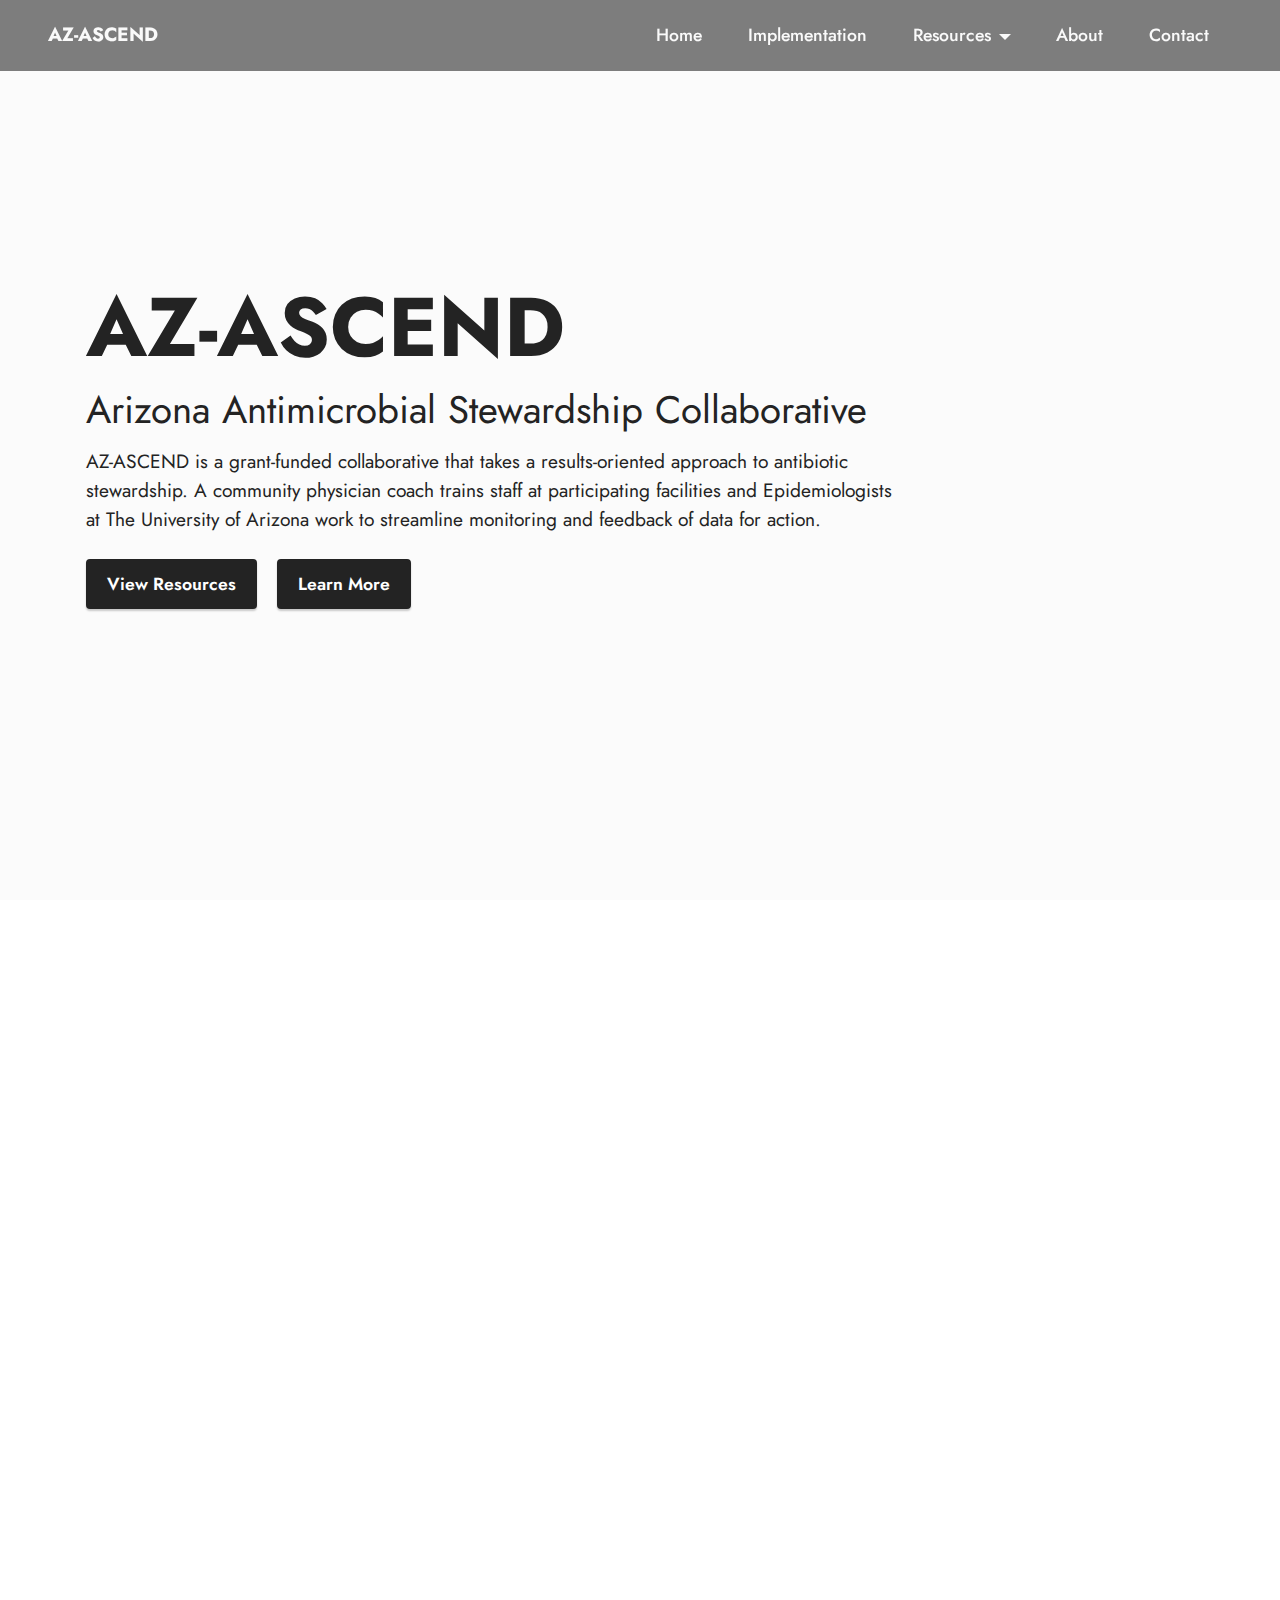
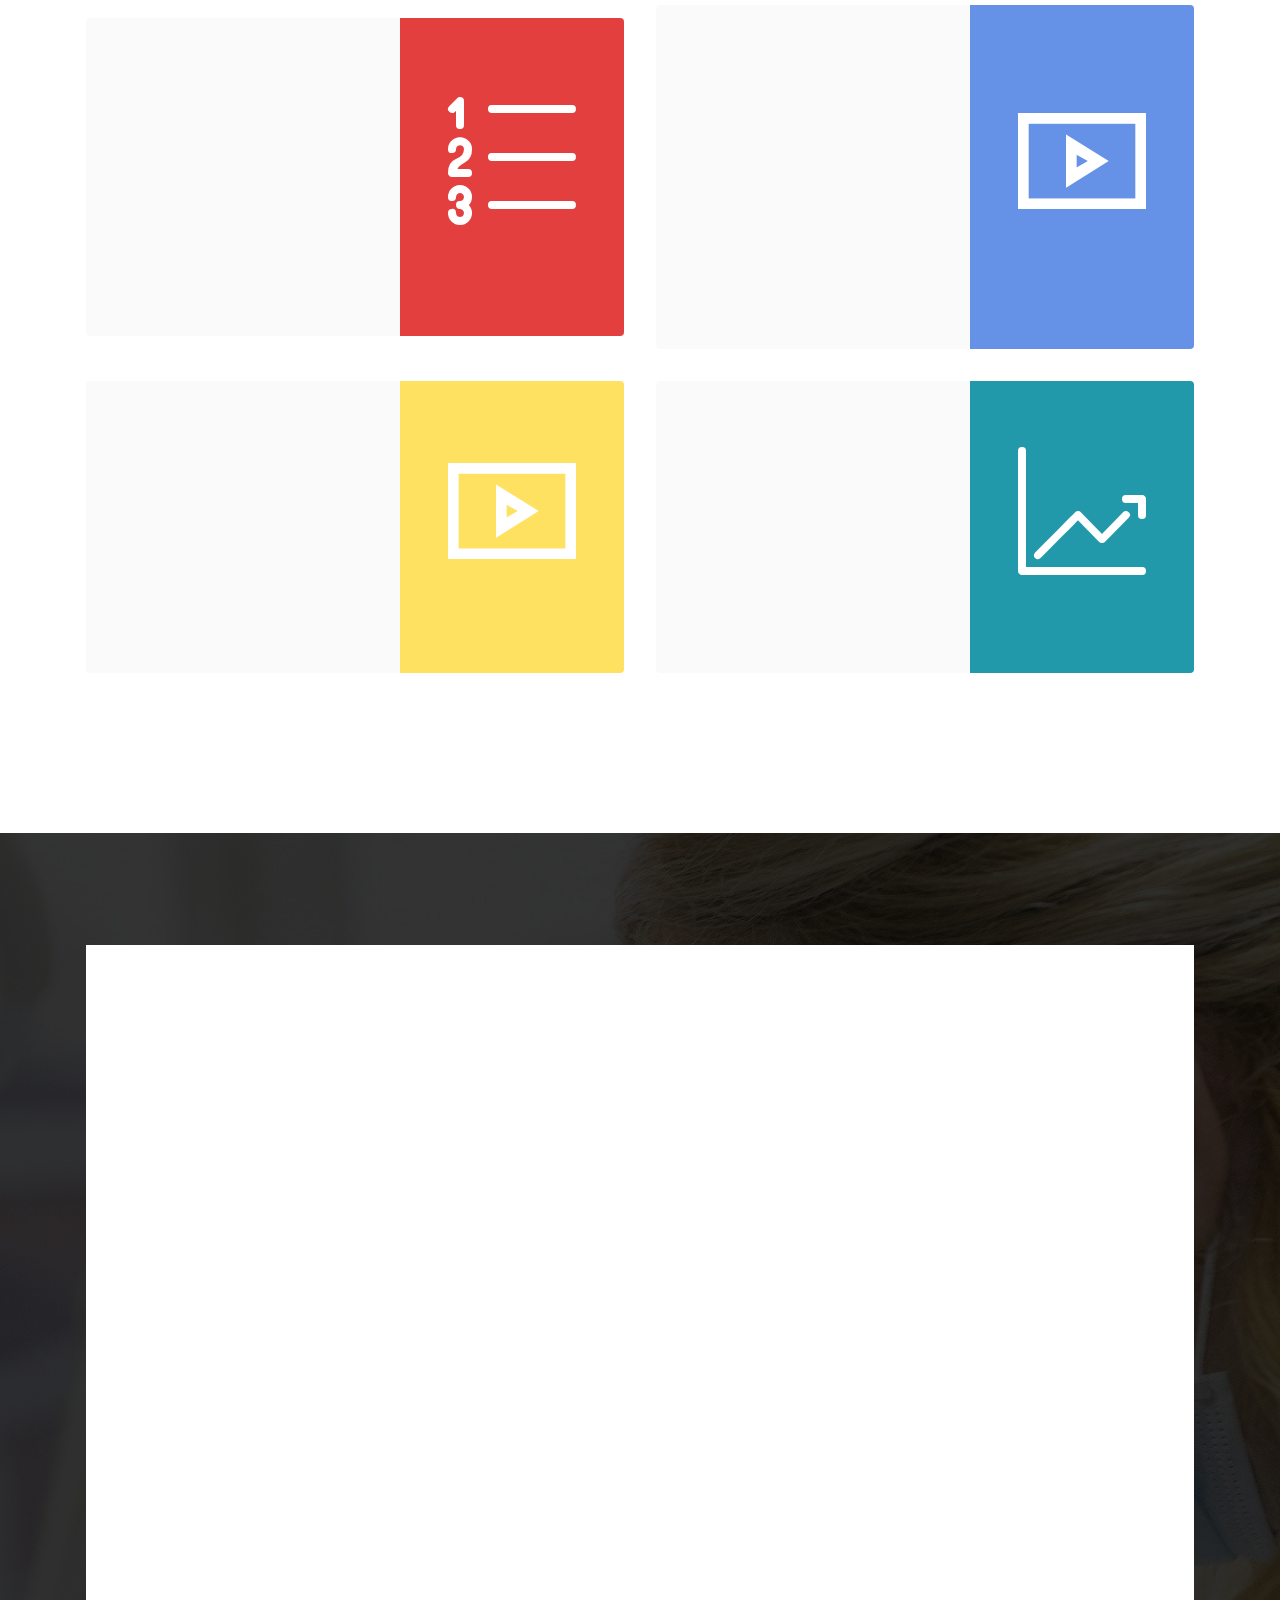
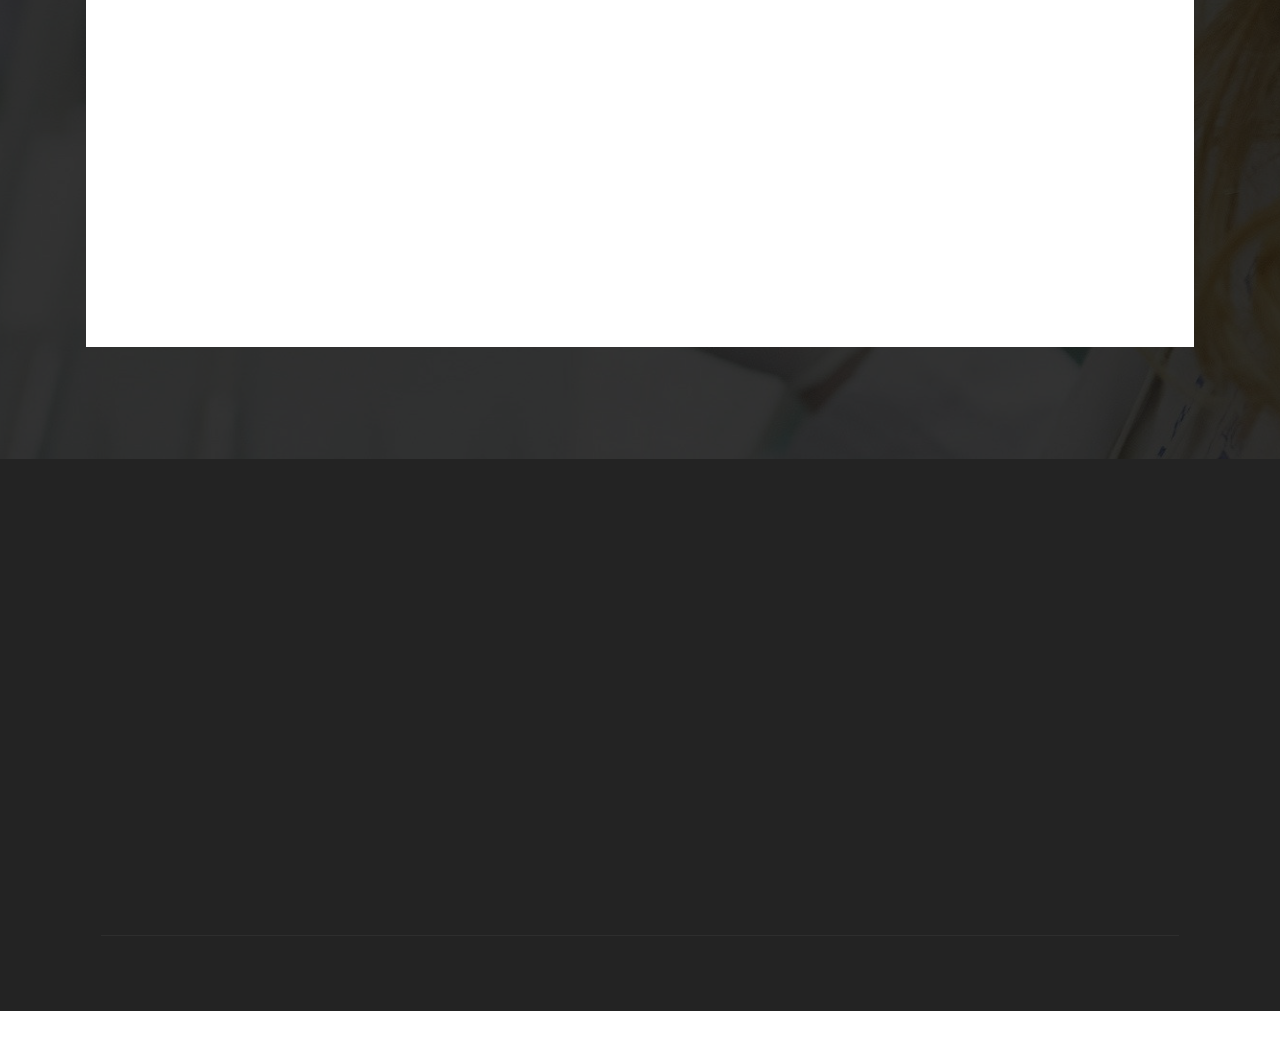
<file: index.html>
<!DOCTYPE html>
<html  >
<head>
  <!-- Site made with Mobirise Website Builder v5.2.0, https://mobirise.com -->
  <meta charset="UTF-8">
  <meta http-equiv="X-UA-Compatible" content="IE=edge">
  <meta name="generator" content="Mobirise v5.2.0, mobirise.com">
  <meta name="viewport" content="width=device-width, initial-scale=1, minimum-scale=1">
  <link rel="shortcut icon" href="assets/images/flier-logo-128x218-1.png" type="image/x-icon">
  <meta name="description" content="">
  
  
  <title>Home</title>
  <link rel="stylesheet" href="assets/web/assets/mobirise-icons2/mobirise2.css">
  <link rel="stylesheet" href="assets/web/assets/mobirise-icons-bold/mobirise-icons-bold.css">
  <link rel="stylesheet" href="assets/tether/tether.min.css">
  <link rel="stylesheet" href="assets/bootstrap/css/bootstrap.min.css">
  <link rel="stylesheet" href="assets/bootstrap/css/bootstrap-grid.min.css">
  <link rel="stylesheet" href="assets/bootstrap/css/bootstrap-reboot.min.css">
  <link rel="stylesheet" href="assets/animatecss/animate.css">
  <link rel="stylesheet" href="assets/dropdown/css/style.css">
  <link rel="stylesheet" href="assets/socicon/css/styles.css">
  <link rel="stylesheet" href="assets/theme/css/style.css">
  <link rel="preload" as="style" href="assets/mobirise/css/mbr-additional.css"><link rel="stylesheet" href="assets/mobirise/css/mbr-additional.css" type="text/css">
  
  
  
  
</head>
<body>
  
  <section class="menu menu1 cid-sh0YEkC2hE" once="menu" id="menu1-1">
    

    <nav class="navbar navbar-dropdown navbar-fixed-top navbar-expand-lg">
        <div class="container-fluid">
            <div class="navbar-brand">
                
                <span class="navbar-caption-wrap"><a class="navbar-caption text-white text-primary display-7" href="index.html#header2-a">AZ-ASCEND</a></span>
            </div>
            <button class="navbar-toggler" type="button" data-toggle="collapse" data-target="#navbarSupportedContent" aria-controls="navbarNavAltMarkup" aria-expanded="false" aria-label="Toggle navigation">
                <div class="hamburger">
                    <span></span>
                    <span></span>
                    <span></span>
                    <span></span>
                </div>
            </button>
            <div class="collapse navbar-collapse" id="navbarSupportedContent">
                <ul class="navbar-nav nav-dropdown nav-right" data-app-modern-menu="true"><li class="nav-item"><a class="nav-link link text-white text-primary display-4" href="index.html#header2-a">
                            Home</a></li><li class="nav-item"><a class="nav-link link text-white text-primary display-4" href="page7.html">Implementation</a></li><li class="nav-item dropdown"><a class="nav-link link dropdown-toggle text-white display-4" href="#" data-toggle="dropdown-submenu" aria-expanded="false">
                            Resources</a><div class="dropdown-menu"><a class="dropdown-item text-white text-primary display-4" href="modules.html#header2-12">Materials</a><a class="dropdown-item text-white text-primary display-4" href="videos.html#header1-19">Videos</a><a class="dropdown-item text-white text-primary display-4" href="reporting.html#header1-1f">Reporting</a><a class="dropdown-item text-white text-primary display-4" href="page8.html">External</a></div></li><li class="nav-item"><a class="nav-link link text-white text-primary display-4" href="about.html">
                            About</a></li>
                    
                    <li class="nav-item"><a class="nav-link link text-white text-primary display-4" href="index.html#footer6-3">Contact</a>
                    </li></ul>
                
                
            </div>
        </div>
    </nav>
</section>

<section class="header2 cid-sh1cS3TLqL mbr-fullscreen" data-bg-video="https://youtu.be/__QHyEBppfQ" id="header2-a">

    

    <div class="mbr-overlay" style="opacity: 0.8; background-color: rgb(250, 250, 250);"></div>

    <div class="container">
        <div class="row">
            <div class="col-12 col-lg-9">
                <h1 class="mbr-section-title mbr-fonts-style mb-3 display-1"><strong>AZ-ASCEND</strong><strong><br></strong></h1>
                <h2 class="mbr-section-subtitle mbr-fonts-style mb-3 display-2">Arizona Antimicrobial Stewardship Collaborative</h2>
                <p class="mbr-text mbr-fonts-style display-7">AZ-ASCEND is a grant-funded collaborative that takes a results-oriented approach to antibiotic stewardship. A community physician coach trains staff at participating facilities and Epidemiologists at The University of Arizona work to streamline monitoring and feedback of data for action.</p>
                <div class="mbr-section-btn mt-3"><a class="btn btn-black display-4" href="index.html#content5-b">View Resources</a>
                    <a class="btn btn-black display-4" href="about.html">Learn More</a></div>
            </div>
        </div>
    </div>
</section>

<section class="content5 cid-sh1i7a9Oe7" id="content5-b">
    
    <div class="container-fluid">
        <div class="row justify-content-center">
            <div class="col-md-12 col-lg-7">
                
                <h4 class="mbr-section-subtitle mbr-fonts-style mb-4 display-2">
                    What is AZ-ASCEND?<br></h4>
                <p class="mbr-text mbr-fonts-style display-7">AZ-ASCEND is an Arizona-based Antimicrobial Stewardship Protocol (ASP) that uses standardized infection definitions to guide culturing and prescribing practices, administrative engagement, staff education, and regular data feedback. We use successful stewardship elements from our pilot ASP, scientific literature, and federal guidelines to develop a standardized implementation sequence. 
<br>
<br>Our protocol to implement an antibiotic stewardship in LTCs builds on a local evidence-based program and federally endorsed materials to meet CMS requirements. We have developed a series of training resources that target multiple organizational staff and provide explicit guidance for enrollment, data collection training, education, and feedback loops. Components within our protocol are critical for broad organizational engagement internal LTC incentivization to reduce unnecessary prescribing. 
<br><br>Click on the links below to download key program materials, including presentation templates, videos, and reporting tools to replicate AZ-ASCEND in your Long-Term Care setting.&nbsp;If this is the first time accessing these resources, please visit our implementation sequence to learn how to get started:</p>
            </div>
        </div>
    </div>
</section>

<section class="features5 cid-sh1c7HvUsy" id="features6-7">

    

    
    <div class="container">
        <div class="row justify-content-center">
            <div class="card col-12 col-lg-6">
                <div class="card-wrapper mbr-flex">
                    <div class="card-box align-left">
                        
                        <h5 class="card-title mbr-fonts-style align-left mb-3 display-5">Implementation</h5>
                        <p class="mbr-text mbr-fonts-style mb-3 display-4">A training schedule with presentations and implementation sequence to reduce inappropriate prescribing.<br></p>
                        <div class="mbr-section-btn"><a href="page7.html" class="btn btn-black display-4">Explore program</a></div>
                    </div>
                    <div class="img-wrapper img1 align-center">
                        <span class="mbr-iconfont mbrib-numbered-list"></span>
                    </div>
                </div>
            </div>

            <div class="card col-12 col-lg-6">
                <div class="card-wrapper mbr-flex">
                    <div class="card-box align-left">
                        
                        <h5 class="card-title mbr-fonts-style align-left mb-3 display-5">
                            Materials</h5>
                        <p class="mbr-text mbr-fonts-style mb-3 display-4">
                            Compiled resources used to promote engagement in ASP activities, track activities, and capture data used for feedback.<br>&nbsp;</p>
                        <div class="mbr-section-btn"><a href="modules.html" class="btn btn-black display-4">Access Materials</a></div>
                    </div>
                    <div class="img-wrapper img2 align-center">
                        <span class="mbr-iconfont mobi-mbri-video-play mobi-mbri"></span>
                    </div>
                </div>
            </div>
        </div>
    </div>
</section>

<section class="features5 cid-sh1ceAP9mn" id="features6-8">

    

    
    <div class="container">
        <div class="row justify-content-center">
            <div class="card col-12 col-lg-6">
                <div class="card-wrapper mbr-flex">
                    <div class="card-box align-left">
                        
                        <h5 class="card-title mbr-fonts-style align-left mb-3 display-5">
                            Videos</h5>
                        <p class="mbr-text mbr-fonts-style mb-3 display-4">Prerecorded trainings and downloadable presentations led by Dr. Pete Patterson&nbsp;<br></p>
                        <div class="mbr-section-btn"><a href="videos.html" class="btn btn-black display-4">Watch Videos</a></div>
                    </div>
                    <div class="img-wrapper img1 align-center">
                        <span class="mbr-iconfont mobi-mbri-video-play mobi-mbri"></span>
                    </div>
                </div>
            </div>

            <div class="card col-12 col-lg-6">
                <div class="card-wrapper mbr-flex">
                    <div class="card-box align-left">
                        
                        <h5 class="card-title mbr-fonts-style align-left mb-3 display-5">Reporting</h5>
                        <p class="mbr-text mbr-fonts-style mb-3 display-4">Templates and R+Rmarkdown code to generate reports for data feedback on prescribing trends.</p>
                        <div class="mbr-section-btn"><a href="reporting.html" class="btn btn-black display-4">View Templates</a></div>
                    </div>
                    <div class="img-wrapper img2 align-center">
                        <span class="mbr-iconfont mbrib-growing-chart"></span>
                    </div>
                </div>
            </div>
        </div>
    </div>
</section>

<section class="features15 cid-sh9dYsGcqX" id="features16-1p">

    

    <div class="mbr-overlay" style="opacity: 0.8; background-color: rgb(0, 0, 0);">
    </div>
    <div class="container">
        <div class="content-wrapper">
            <div class="row align-items-center">
                <div class="col-12 col-lg">
                    <div class="text-wrapper">
                        <h6 class="card-title mbr-fonts-style display-2"><p><strong>Background</strong></p></h6>
                        <p class="mbr-text mbr-fonts-style mb-4 display-4">Skilled nursing facility residents are at heightened risk for acquisition of antibiotic-resistant bacteria due to declining immune function, frequent healthcare contacts, institutional living, and selective antibiotic pressure. Suspected urinary tract infection (UTI), based on altered mental status and bacteriuria, with no other urinary symptoms, is the most common reason for antibiotic prescription in SNFs, although there is no evidence that antibiotic treatment improves outcomes in older adults with these syndromes.
<br>
<br>Our overall objective is to improve the appropriateness of antibiotic prescribing through evidence-based ASP implementation. Our central hypothesis is that SNFs can reduce unnecessary antibiotic prescribing – and antibiotic-associated adverse events – through implementation of protocols that emphasize the use of standardized infection definitions to guide culturing and prescribing practices, administrative engagement, staff education, and consistent data feedback. Our preliminary data suggest that antibiotic use and <em>C. difficile</em> infections can reduced by at least 50% in SNFs with implementation of a simple protocol focused on prescribing for suspect urinary tract infections (UTIs). Learn more about this protocol in our brief report <a href="https://www.sciencedirect.com/science/article/pii/S0196655320307641" class="text-info" target="_blank">A syndrome-based approach to antimicrobial stewardship in an Arizona skilled nursing facility—Moving the needle through quality improvement</a>.&nbsp;</p>
                        <div class="mbr-section-btn mt-3"><a class="btn btn-black display-4" href="about.html">Learn more</a></div>
                    </div>
                </div>
                <div class="col-12 col-lg-6">
                    <div class="image-wrapper">
                        <img src="assets/images/home-graph-800x735.jpg" alt="Mobirise">
                    </div>
                </div>
            </div>
        </div>
    </div>
</section>

<section class="footer6 cid-sh0YVrJCiW" once="footers" id="footer6-3">

    

    

    <div class="container">
        <div class="row content mbr-white">
            <div class="col-12 col-md-3 mbr-fonts-style display-7">
                <h5 class="mbr-section-subtitle mbr-fonts-style mb-2 display-7">
                    <strong>Address</strong>
                </h5>
                <p class="mbr-text mbr-fonts-style display-7">1295 N Martin Ave, <br>Tucson, AZ 85724</p> <br>
                <h5 class="mbr-section-subtitle mbr-fonts-style mb-2 mt-4 display-7">
                    <strong>Contact</strong></h5>
                <p class="mbr-text mbr-fonts-style mb-4 display-7">Ferris Ramadan, <em>Coordinator</em><br>Email: ferrisr@arizona.edu&nbsp;<br>
                    Phone: +1 (520) 626-7914<br></p>
            </div>
            <div class="col-12 col-md-3 mbr-fonts-style display-7">
                <h5 class="mbr-section-subtitle mbr-fonts-style mb-2 display-7">
                    <strong>Quick Links</strong>
                </h5>
                <ul class="list mbr-fonts-style mb-4 display-4">
                    <li class="mbr-text item-wrap"><a href="modules.html#header2-12" class="text-info">Modules</a></li><li class="mbr-text item-wrap"><a href="videos.html#header1-19" class="text-info">Videos</a></li><li class="mbr-text item-wrap"><a href="https://www.project-redcap.org/" class="text-info" target="_blank">REDCap</a></li>
                </ul>
                <h5 class="mbr-section-subtitle mbr-fonts-style mb-2 mt-5 display-7">
                    <strong>Feedback</strong>
                </h5>
                <p class="mbr-text mbr-fonts-style mb-4 display-7">
                    Please send us your ideas, bug reports, suggestions. Any feedback would be appreciated.
                </p>
            </div>
            <div class="col-12 col-md-6">
                <div class="google-map"><iframe frameborder="0" style="border:0" src="https://www.google.com/maps/embed/v1/place?key=AIzaSyDk89J4FSunMF33ruMVWJaJht_Ro0kvoXs&amp;q=1295 N Martin Ave, Tucson, AZ 85724" allowfullscreen=""></iframe></div>
            </div>
            <div class="col-md-6">
                
            </div>
        </div>
        <div class="footer-lower">
            <div class="media-container-row">
                <div class="col-sm-12">
                    <hr>
                </div>
            </div>
            <div class="col-sm-12 copyright pl-0">
                <p class="mbr-text mbr-fonts-style mbr-white display-7">
                    © Copyright 2020 AZ-ASCEND - All Rights Reserved
                </p>
            </div>
        </div>
    </div>
</section><section style="background-color: #fff; font-family: -apple-system, BlinkMacSystemFont, 'Segoe UI', 'Roboto', 'Helvetica Neue', Arial, sans-serif; color:#aaa; font-size:12px; padding: 0; align-items: center; display: flex;"><a href="https://mobirise.site/e" style="flex: 1 1; height: 3rem; padding-left: 1rem;"></a><p style="flex: 0 0 auto; margin:0; padding-right:1rem;">Mobirise web software - <a href="https://mobirise.site/n" style="color:#aaa;">Visit site</a></p></section><script src="assets/web/assets/jquery/jquery.min.js"></script>  <script src="assets/popper/popper.min.js"></script>  <script src="assets/tether/tether.min.js"></script>  <script src="assets/bootstrap/js/bootstrap.min.js"></script>  <script src="assets/smoothscroll/smooth-scroll.js"></script>  <script src="assets/ytplayer/jquery.mb.ytplayer.min.js"></script>  <script src="assets/vimeoplayer/jquery.mb.vimeo_player.js"></script>  <script src="assets/viewportchecker/jquery.viewportchecker.js"></script>  <script src="assets/dropdown/js/nav-dropdown.js"></script>  <script src="assets/dropdown/js/navbar-dropdown.js"></script>  <script src="assets/touchswipe/jquery.touch-swipe.min.js"></script>  <script src="assets/theme/js/script.js"></script>  
  
  
 <div id="scrollToTop" class="scrollToTop mbr-arrow-up"><a style="text-align: center;"><i class="mbr-arrow-up-icon mbr-arrow-up-icon-cm cm-icon cm-icon-smallarrow-up"></i></a></div>
    <input name="animation" type="hidden">
  </body>
</html>
</file>
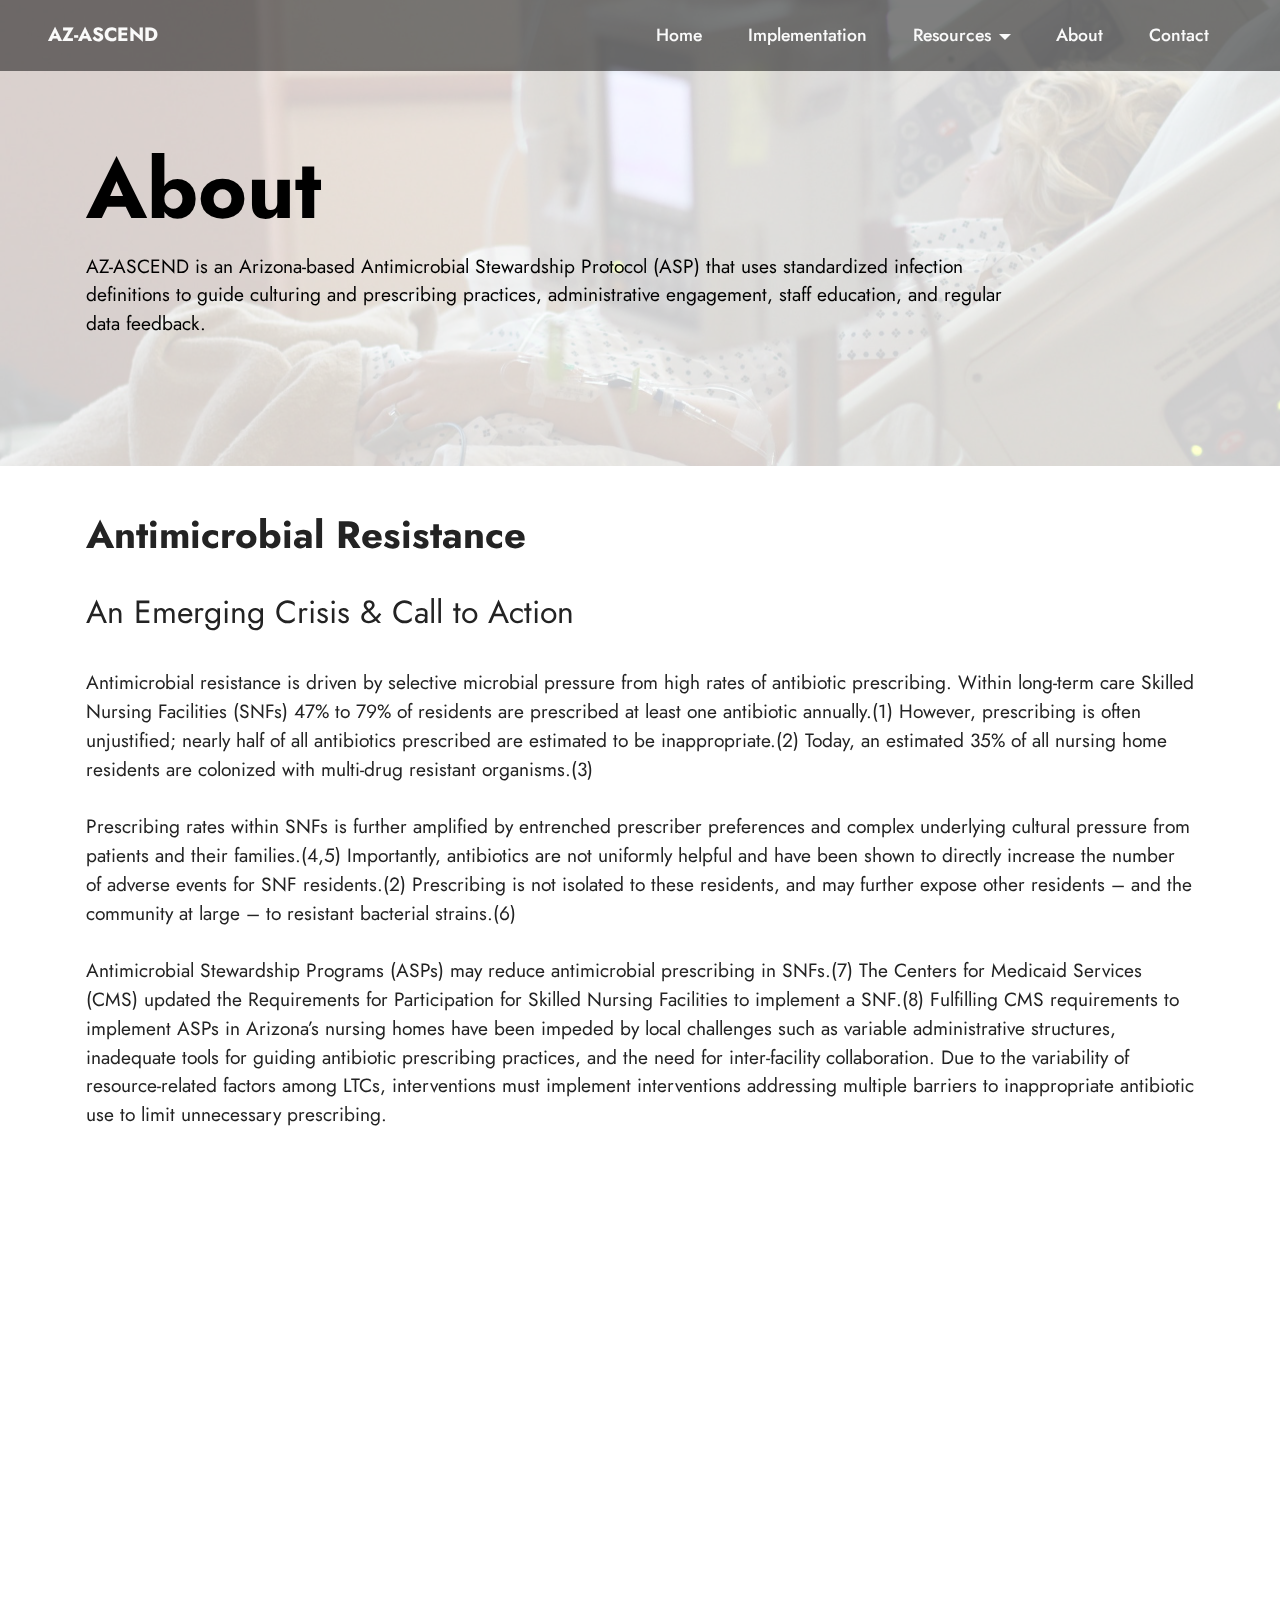
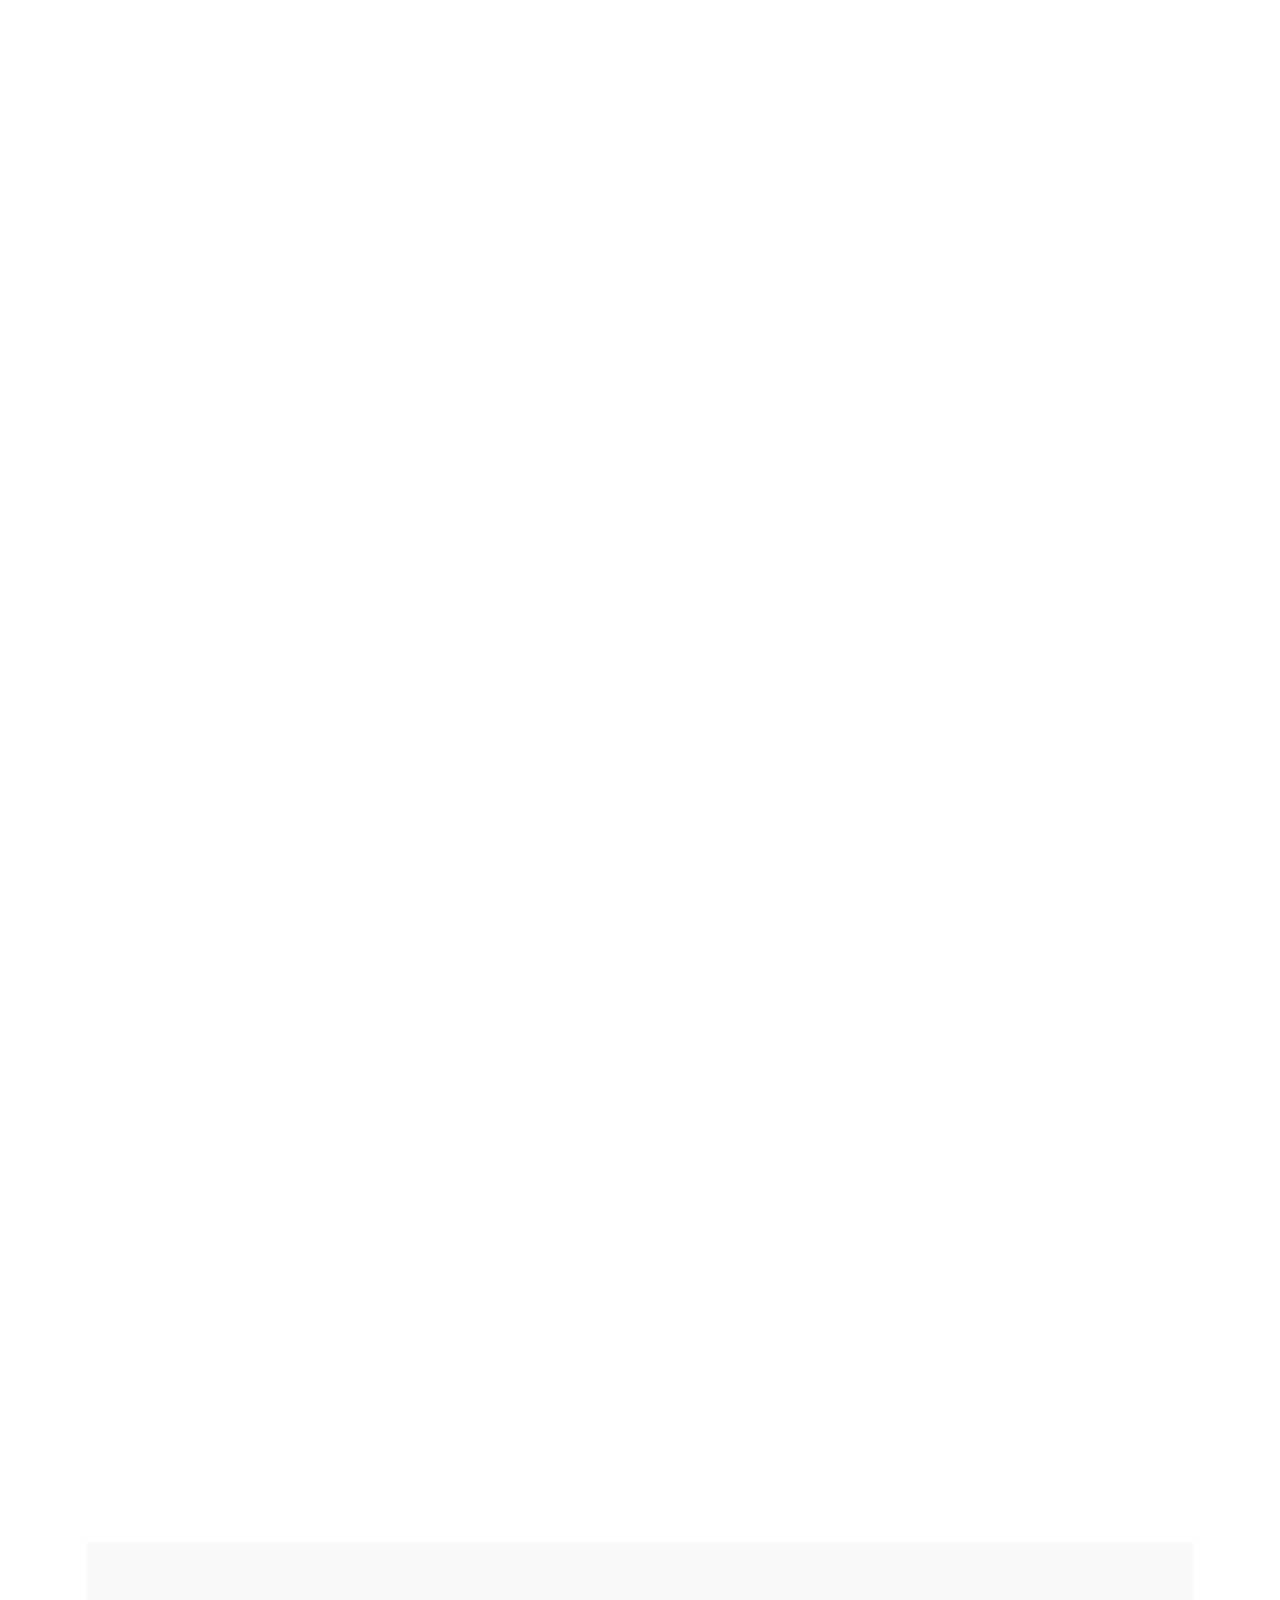
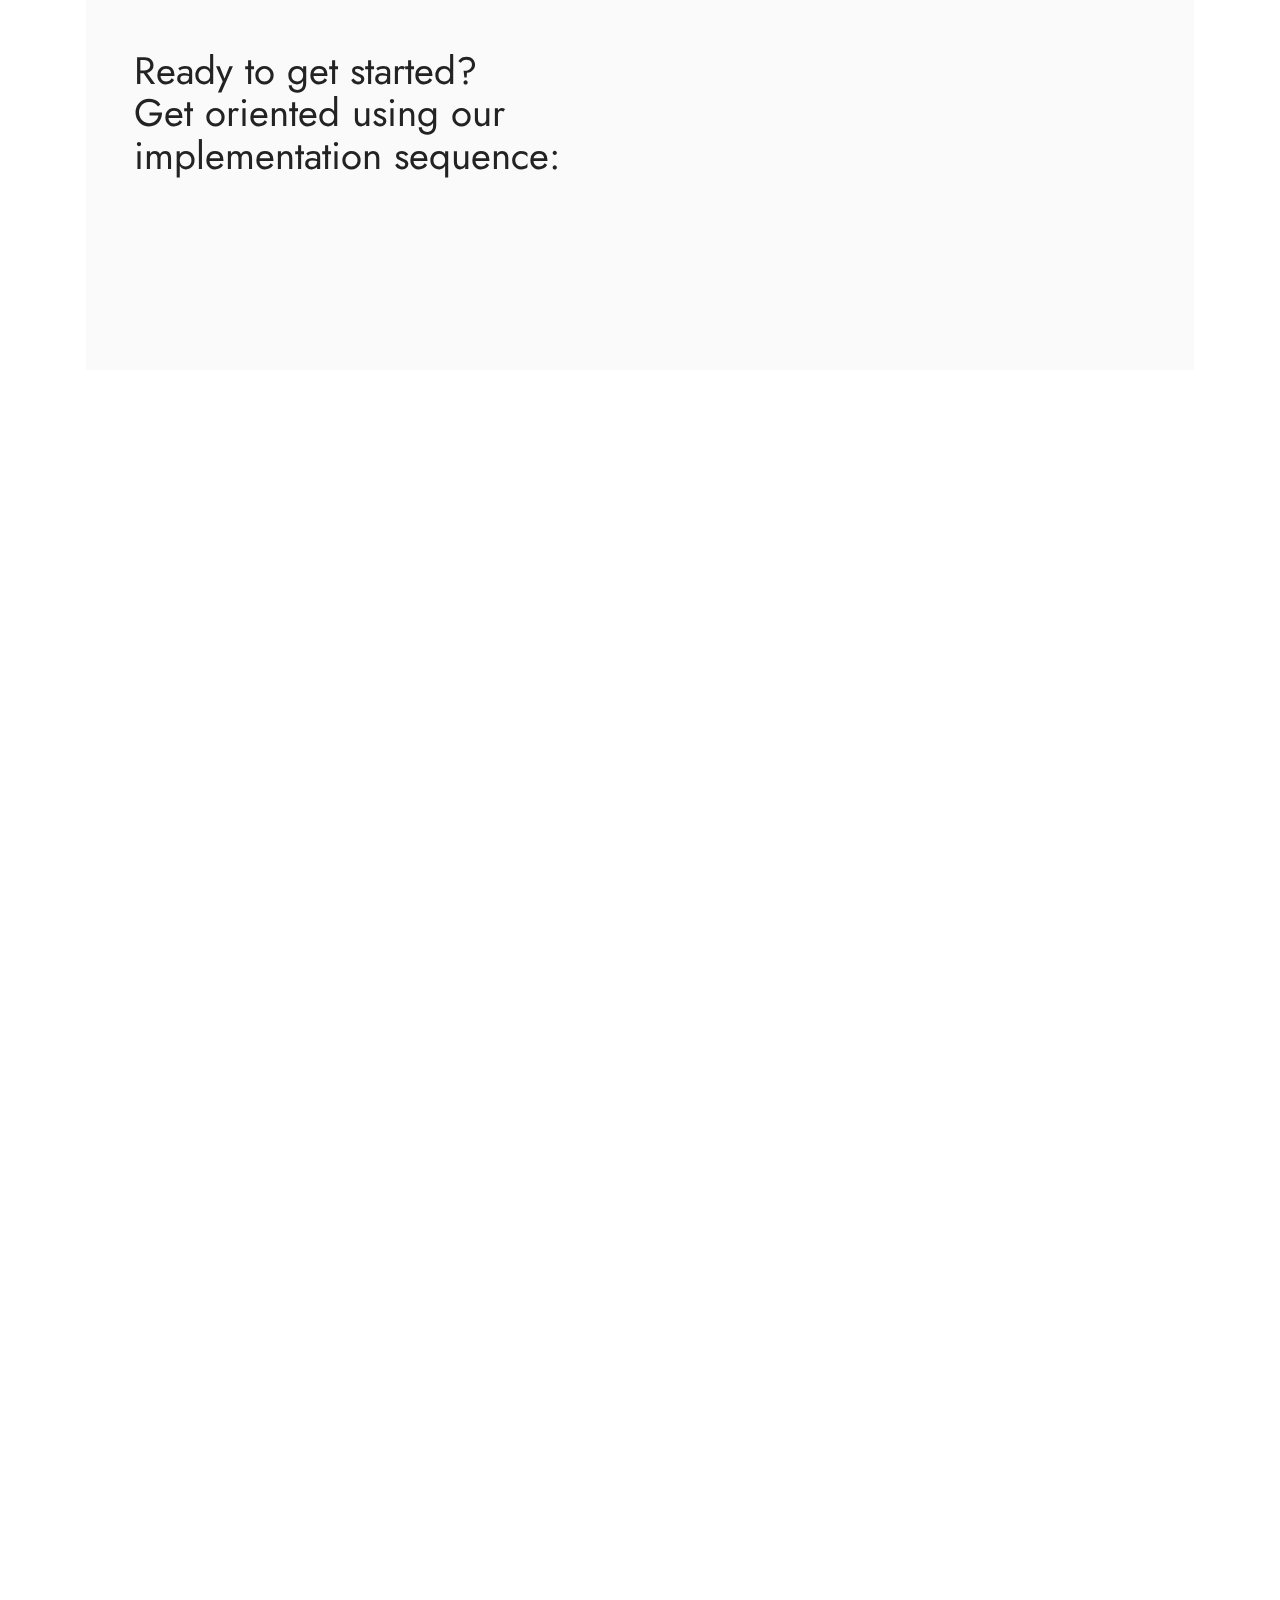
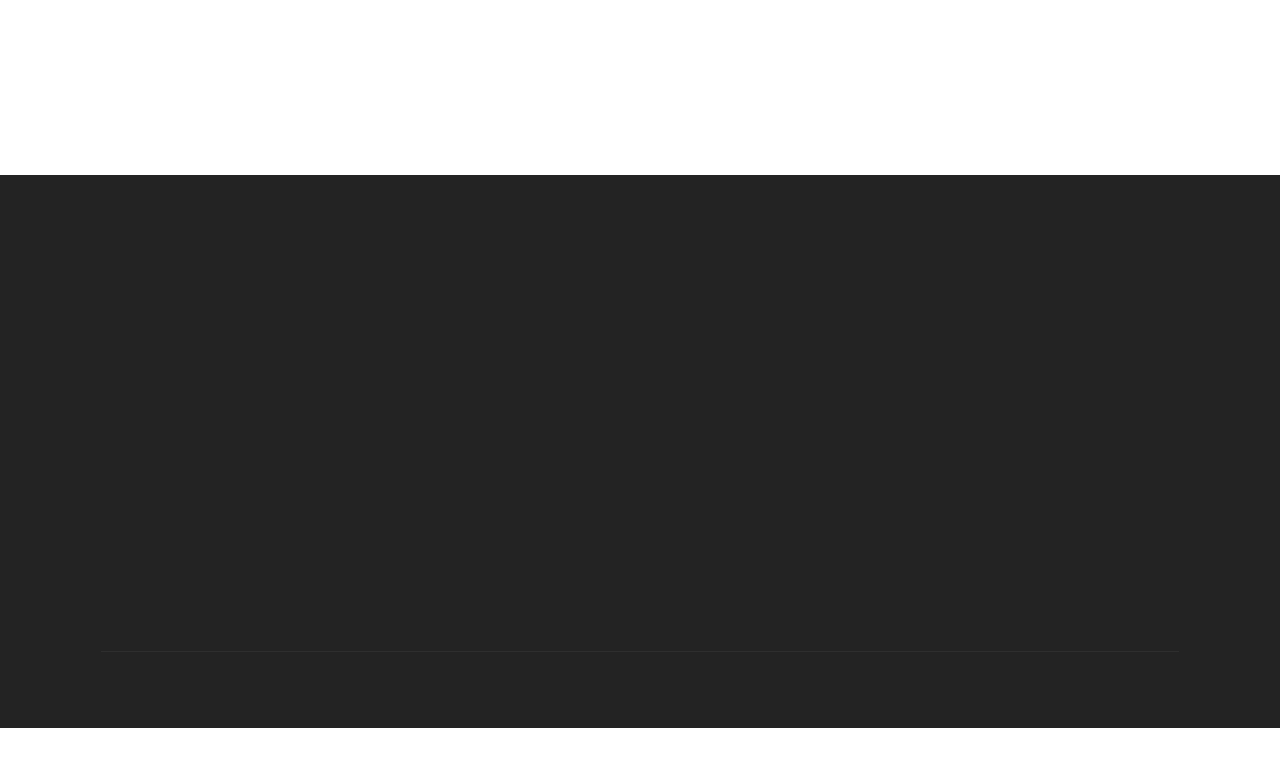
<file: about.html>
<!DOCTYPE html>
<html  >
<head>
  <!-- Site made with Mobirise Website Builder v5.2.0, https://mobirise.com -->
  <meta charset="UTF-8">
  <meta http-equiv="X-UA-Compatible" content="IE=edge">
  <meta name="generator" content="Mobirise v5.2.0, mobirise.com">
  <meta name="viewport" content="width=device-width, initial-scale=1, minimum-scale=1">
  <link rel="shortcut icon" href="assets/images/flier-logo-128x218-1.png" type="image/x-icon">
  <meta name="description" content="">
  
  
  <title>About</title>
  <link rel="stylesheet" href="assets/tether/tether.min.css">
  <link rel="stylesheet" href="assets/bootstrap/css/bootstrap.min.css">
  <link rel="stylesheet" href="assets/bootstrap/css/bootstrap-grid.min.css">
  <link rel="stylesheet" href="assets/bootstrap/css/bootstrap-reboot.min.css">
  <link rel="stylesheet" href="assets/dropdown/css/style.css">
  <link rel="stylesheet" href="assets/animatecss/animate.css">
  <link rel="stylesheet" href="assets/socicon/css/styles.css">
  <link rel="stylesheet" href="assets/theme/css/style.css">
  <link rel="preload" as="style" href="assets/mobirise/css/mbr-additional.css"><link rel="stylesheet" href="assets/mobirise/css/mbr-additional.css" type="text/css">
  
  
  
  
</head>
<body>
  
  <section class="menu menu1 cid-t1C7aaCcbV" once="menu" id="menu1-1y">
    

    <nav class="navbar navbar-dropdown navbar-fixed-top navbar-expand-lg">
        <div class="container-fluid">
            <div class="navbar-brand">
                
                <span class="navbar-caption-wrap"><a class="navbar-caption text-white text-primary display-7" href="index.html#header2-a">AZ-ASCEND</a></span>
            </div>
            <button class="navbar-toggler" type="button" data-toggle="collapse" data-target="#navbarSupportedContent" aria-controls="navbarNavAltMarkup" aria-expanded="false" aria-label="Toggle navigation">
                <div class="hamburger">
                    <span></span>
                    <span></span>
                    <span></span>
                    <span></span>
                </div>
            </button>
            <div class="collapse navbar-collapse" id="navbarSupportedContent">
                <ul class="navbar-nav nav-dropdown nav-right" data-app-modern-menu="true"><li class="nav-item"><a class="nav-link link text-white text-primary display-4" href="index.html#header2-a">
                            Home</a></li><li class="nav-item"><a class="nav-link link text-white text-primary display-4" href="page7.html">Implementation</a></li><li class="nav-item dropdown"><a class="nav-link link dropdown-toggle text-white display-4" href="#" data-toggle="dropdown-submenu" aria-expanded="false">
                            Resources</a><div class="dropdown-menu"><a class="dropdown-item text-white text-primary display-4" href="modules.html#header2-12">Materials</a><a class="dropdown-item text-white text-primary display-4" href="videos.html#header1-19">Videos</a><a class="dropdown-item text-white text-primary display-4" href="reporting.html#header1-1f">Reporting</a><a class="dropdown-item text-white text-primary display-4" href="page8.html">External</a></div></li><li class="nav-item"><a class="nav-link link text-white text-primary display-4" href="about.html">
                            About</a></li>
                    
                    <li class="nav-item"><a class="nav-link link text-white text-primary display-4" href="index.html#footer6-3">Contact</a>
                    </li></ul>
                
                
            </div>
        </div>
    </nav>
</section>

<section class="header1 cid-t1C7aaVfzd mbr-parallax-background" id="header1-1z">

    

    <div class="mbr-overlay" style="opacity: 0.8; background-color: rgb(255, 255, 255);"></div>

    <div class="container">
        <div class="row">
            <div class="col-12 col-lg-10">
                <h1 class="mbr-section-title mbr-fonts-style mb-3 display-1"><strong>About</strong></h1>
                
                <p class="mbr-text mbr-fonts-style display-7">AZ-ASCEND is an Arizona-based Antimicrobial Stewardship Protocol (ASP) that uses standardized infection definitions to guide culturing and prescribing practices, administrative engagement, staff education, and regular data feedback. </p>
                
            </div>
        </div>
    </div>
</section>

<section class="content5 cid-t1C7ab9icN" id="content5-20">
    
    <div class="container">
        <div class="row justify-content-center">
            <div class="col-md-12 col-lg-12">
                <h3 class="mbr-section-title mbr-fonts-style mb-4 display-2">
                    <strong>Antimicrobial Resistance</strong></h3>
                <h4 class="mbr-section-subtitle mbr-fonts-style mb-4 display-5">An Emerging Crisis &amp; Call to Action</h4>
                <p class="mbr-text mbr-fonts-style display-7">Antimicrobial resistance is driven by selective microbial pressure from high rates of antibiotic prescribing. Within long-term care Skilled Nursing Facilities (SNFs) 47% to 79% of residents are prescribed at least one antibiotic annually.(1) However, prescribing is often unjustified; nearly half of all antibiotics prescribed are estimated to be inappropriate.(2) Today, an estimated 35% of all nursing home residents are colonized with multi-drug resistant organisms.(3) 
<br>
<br>Prescribing rates within SNFs is further amplified by entrenched prescriber preferences and complex underlying cultural pressure from patients and their families.(4,5) Importantly, antibiotics are not uniformly helpful and have been shown to directly increase the number of adverse events for SNF residents.(2) Prescribing is not isolated to these residents, and may further expose other residents – and the community at large – to resistant bacterial strains.(6)
<br>
<br>Antimicrobial Stewardship Programs (ASPs) may reduce antimicrobial prescribing in SNFs.(7) The Centers for Medicaid Services (CMS) updated the Requirements for Participation for Skilled Nursing Facilities to implement a SNF.(8) Fulfilling CMS requirements to implement ASPs in Arizona’s nursing homes have been impeded by local challenges such as variable administrative structures, inadequate tools for guiding antibiotic prescribing practices, and the need for inter-facility collaboration. Due to the variability of resource-related factors among LTCs, interventions must implement interventions addressing multiple barriers to inappropriate antibiotic use to limit unnecessary prescribing.&nbsp;&nbsp;<br></p>
            </div>
        </div>
    </div>
</section>

<section class="content5 cid-t1C9vUMw4X" id="content5-27">
    
    <div class="container">
        <div class="row justify-content-center">
            <div class="col-md-12 col-lg-12">
                <h3 class="mbr-section-title mbr-fonts-style mb-4 display-2"><strong>Program background &amp; development</strong></h3>
                <h4 class="mbr-section-subtitle mbr-fonts-style mb-4 display-5">How is AZ-ASCEND different from other ASPs?</h4>
                <p class="mbr-text mbr-fonts-style display-7">
                    AZ-ASCEND is an Arizona-based Antimicrobial Stewardship Protocol (ASP) based on a pilot study, previous qualitative findings from interviews with skilled nursing facility staff, and components from other successful stewardship materials. In 2015 several Arizona-based nursing homes piloted a program to reduce antibiotic use for suspected urinary tract infections (UTI). Over the course of two years, this program demonstrated a 54% reduction in total urine culturing and an 84% decrease in total days of antibiotic therapy, with no report of urosepsis events.(9)<br> </p>
            </div>
        </div>
    </div>
</section>

<section class="image2 cid-t1C9Su9FWk" id="image2-29">
    

    

    <div class="container">
        <div class="row align-items-center">
            <div class="col-12 col-lg-5">
                <div class="image-wrapper">
                    <img src="assets/images/home-graph-800x735.jpg" alt="Mobirise">
                    
                </div>
            </div>
            <div class="col-12 col-lg">
                <div class="text-wrapper">
                    
                    <p class="mbr-text mbr-fonts-style display-7">
                        Our pilot study is based on an antibiotic stewardship template initially developed by AMDA – The Society for Post-Acute and Long-Term Care Medicine.(10) ASP components were referenced against tools initially developed by the Agency for Healthcare Research and Quality (AHRQ) and the Centers for Disease Control and Prevention (CDC) Core Elements of antimicrobial stewardship for Nursing Homes.(11,12) Trainings and data feedback processes emphasize facility-wide engagement as recommended by AHRQ toolkits.(11) Trainings were in part based on program elements using qualitative evidence captured from semi-structured interviews with clinicians, and non-clinical staff at 10 Arizona SNFs.(13) </p>
                </div>
            </div>
        </div>
    </div>
</section>

<section class="content5 cid-t1CbqIHNig" id="content5-2a">
    
    <div class="container">
        <div class="row justify-content-center">
            <div class="col-md-12 col-lg-12">
                
                
                <p class="mbr-text mbr-fonts-style display-7">
                    Our protocol makes several distinctions from previously developed ASPs, which while robust, may be time-consuming and cumbersome for LTCFs to navigate. We emphasize ASP components previously shown to be successful in stemming inappropriate prescribing including simultaneous delivery of training and data feedback.(14) Data feedback reports are desgined to be shared on a quarterly basis to account for prescriber resistance to modifying antibiotic usage if audit data is perceived as low quality.(15) See our key components:</p>
            </div>
        </div>
    </div>
</section>

<section class="image3 cid-t1GLjTnMzY" id="image3-2k">
    

    

    <div class="container">
        <div class="row justify-content-center">
            <div class="col-12 col-lg-7">
                <div class="image-wrapper">
                    <img src="assets/images/fig1-program-features-1836x918.png" alt="Mobirise">
                    <p class="mbr-description mbr-fonts-style mt-2 align-center display-7">Key components of AZ-ASCEND</p>
                </div>
            </div>
        </div>
    </div>
</section>

<section class="content5 cid-t1Cc5JGFpS" id="content5-2b">
    
    <div class="container">
        <div class="row justify-content-center">
            <div class="col-md-12 col-lg-12">
                <h3 class="mbr-section-title mbr-fonts-style mb-4 display-2">
                    <strong>AZ-ASCEND</strong>
                </h3>
                <h4 class="mbr-section-subtitle mbr-fonts-style mb-4 display-5">How does this protocol work?</h4>
                <p class="mbr-text mbr-fonts-style display-7">
                    AZ-ASCEND (The Arizona Antibiotic Stewardship Collaborative to Enhance Nursing Home Decisions) is implemented via three phases: 1) engagement with a multidisciplinary team, 2) training and education on effective antimicrobial usage, and 3) data feedback interventions to isolate and target tangible areas for improvement.</p>
            </div>
        </div>
    </div>
</section>

<section class="content8 cid-t1CdrNbtrQ" id="content8-2g">
    
    <div class="container">
        <div class="row justify-content-center">
            <div class="counter-container col-md-12 col-lg-12">
                
                <div class="mbr-text mbr-fonts-style display-7">
                    <ul>
                        <li><strong>Engagement.&nbsp;</strong>Evidence indicates that the decision to prescribe is often made off-site and is influenced by inter-professional communication.(2) Our protocol emphasizes engagement and formal commitment by the senior leadership within a facility, which at minimum includes the Executive Director, Medical Director, Director of Nursing, and Pharmacist, if applicable within a facility.(17) Subsequent trainings and data reports are distributed to all staff to promote facility-wide engagement.</li>
                        <li><strong>Clinical Training. </strong>Staff are educated on appropriate antibiotic usage through a series of clinical trainings. Trainings emphasize the de-escalation of antibiotics, dubbed the “antibiotic timeout”, to avoid unnecessarily long courses and broad-spectrum regimens.(18) Trainings were designed inclusively for both prescribing practitioners and other staff.(19) Quarterly reports are referenced during training to identify areas for improvement as recommended by CMS.(20)</li>
                        <li><strong>Data Tracking &amp; Feedback. </strong>We developed a procedure to quantify inappropriate antibiotic prescribing using the McGeer criteria.(21) Data are collected by an Infection Preventionist or equivalent staff and incorporated into previously designed reports. Suspected infections and prescribed antibiotics – including total days of therapy, dosage, and antibiotic starts – are captured on a monthly basis. Rates of C. difficile and ESBL producing isolates are captured as outlined by the CMS State Operations Manual.</li>
                    </ul>
                </div>
            </div>
        </div>
    </div>
</section>

<section class="features15 cid-t1CeT2aeM6" id="features16-2i">

    

    
    <div class="container">
        <div class="content-wrapper">
            <div class="row align-items-center">
                <div class="col-12 col-lg">
                    <div class="text-wrapper">
                        <h6 class="card-title mbr-fonts-style display-2">Ready to get started? <br>Get oriented using our implementation sequence:</h6>
                        
                        <div class="mbr-section-btn mt-3"><a class="btn btn-black display-4" href="page7.html">Implementation Sequence</a></div>
                    </div>
                </div>
                <div class="col-12 col-lg-5">
                    <div class="image-wrapper">
                        <img src="assets/images/mbr-806x537.jpg" alt="Mobirise">
                    </div>
                </div>
            </div>
        </div>
    </div>
</section>

<section class="content5 cid-t1GKBVnvvi" id="content5-2j">
    
    <div class="container">
        <div class="row justify-content-center">
            <div class="col-md-12 col-lg-12">
                <h3 class="mbr-section-title mbr-fonts-style mb-4 display-2">
                    <strong>References</strong></h3>
                
                <p class="mbr-text mbr-fonts-style display-7">1. 	van Buul LW, van der Steen JT, Veenhuizen RB, Achterberg WP, Schellevis FG, Essink RT, et al. Antibiotic use and resistance in long term care facilities. J Am Med Dir Assoc. 2012;13(6):568. e1-568. e13. 
<br>2. 	Crnich CJ, Jump R, Trautner B, Sloane PD, Mody L. Optimizing Antibiotic Stewardship in Nursing Homes: A Narrative Review and Recommendations for Improvement. Drugs Aging. 2015 Sep 1;32(9):699–716. 
<br>3. 	Cassone M, Mody L. Colonization with Multidrug-Resistant Organisms in Nursing Homes: Scope, Importance, and Management. Curr Geriatr Rep. 2015 Mar 1;4(1):87–95. 
<br>4. 	Daneman N, Gruneir A, Bronskill SE, Newman A, Fischer HD, Rochon PA, et al. Prolonged antibiotic treatment in long-term care: role of the prescriber. JAMA Intern Med. 2013;173(8):673–82. 
<br>5. 	Fleming A, Bradley C, Cullinan S, Byrne S. Antibiotic Prescribing in Long-Term Care Facilities: A Meta-synthesis of Qualitative Research. Drugs Aging. 2015;32(4):295–303. 
<br>6. 	Daneman N, Bronskill SE, Gruneir A, Newman AM, Fischer HD, Rochon PA, et al. Variability in antibiotic use across nursing homes and the risk of antibiotic-related adverse outcomes for individual residents. JAMA Intern Med. 2015;175(8):1331–9. 
<br>7. 	Wu JH-C, Langford BJ, Daneman N, Friedrich JO, Garber G. Antimicrobial Stewardship Programs in Long-Term Care Settings: A Meta-Analysis and Systematic Review. J Am Geriatr Soc. 2019 Feb;67(2):392–9. 
<br>8. 	Barlam TF, Cosgrove SE, Abbo LM, Macdougall C, Schuetz AN, Septimus EJ, et al. Implementing an antibiotic stewardship program: Guidelines by the Infectious Diseases Society of America and the Society for Healthcare Epidemiology of America. Clin Infect Dis. 2016;62(10):e51–77. 
<br>9. 	Patterson PP, Ellingson KD, Backus D, Schmitz E, Matesan M. A syndrome-based approach to antimicrobial stewardship in an Arizona skilled nursing facility-Moving the needle through quality improvement. Am J Infect Control. 2020 Dec;48(12):1537–9. 
<br>10. 	Jump RLP, Gaur S, Katz MJ, Crnich CJ, Dumyati G, Ashraf MS, et al. Template for an Antibiotic Stewardship Policy for Post-Acute and Long-Term Care Settings. J Am Med Dir Assoc. 2017 Nov 1;18(11):913–20. 
<br>11. 	Toolkits | Agency for Healthcare Research and Quality [Internet]. [cited 2021 Feb 24]. Available from: https://www.ahrq.gov/nhguide/toolkits.html
<br>12. 	The Core Elements of Antibiotic Stewardship for Nursing Homes. :21. 
<br>13. 	LeGros T, Kelley C, Ellingson K. Barriers and Facilitators to Antibiotic Stewardship at Skilled Nursing Facilities Suggest a Systems Approach. Unpubl Manuscr. 2021; 
<br>14. 	Naughton BJ, Mylotte JM, Ramadan F, Karuza J, Priore RL. Antibiotic use, hospital admissions, and mortality before and after implementing guidelines for nursing home–acquired pneumonia. J Am Geriatr Soc. 2001;49(8):1020–4. 
<br>15. 	Szymczak JE, Feemster KA, Zaoutis TE, Gerber JS. Pediatrician Perceptions of an Outpatient Antimicrobial Stewardship Intervention. Infect Control Hosp Epidemiol. 2014 Oct;35(S3):S69–78. 
<br>16. 	Langford BJ, So M, Raybardhan S, Leung V, Soucy J-PR, Westwood D, et al. Antibiotic prescribing in patients with COVID-19: rapid review and meta-analysis. Clin Microbiol Infect [Internet]. 2021 Jan 5 [cited 2021 Feb 11]; Available from: https://www.sciencedirect.com/science/article/pii/S1198743X20307783
<br>17. 	Rantz MJ, Zwygart-Stauffacher M, Flesner M, Hicks L, Mehr D, Russell T, et al. The Influence of Teams to Sustain Quality Improvement in Nursing Homes that “Need Improvement.” J Am Med Dir Assoc. 2013 Jan;14(1):48–52. 
<br>18. 	Bassetti M, Paiva J-A, Masterton RG. The case for de-escalation in antimicrobial therapy: time to change our strategy in the management of septic shock? Intensive Care Med. 2014 Feb;40(2):284–5. 
<br>19. 	Katz MJ, Gurses AP, Tamma PD, Cosgrove SE, Miller MA, Jump RLP. Implementing Antimicrobial Stewardship in Long-term Care Settings: An Integrative Review Using a Human Factors Approach. Clin Infect Dis Off Publ Infect Dis Soc Am. 2017 Dec 1;65(11):1943–51. 
<br>20.&nbsp; Centers for Medicaid Services. Available from: https://www.cms.gov/Regulations-and-Guidance/Guidance/Manuals/Internet-Only-Manuals-IOMs-Items/CMS1201984
<br>21. 	Stone ND, Ashraf MS, Calder J, Crnich CJ, Crossley K, Drinka PJ, et al. Surveillance Definitions of Infections in Long-Term Care Facilities: Revisiting the McGeer Criteria. Infect Control Hosp Epidemiol Off J Soc Hosp Epidemiol Am. 2012 Oct;33(10):965–77.&nbsp;&nbsp;<br></p>
            </div>
        </div>
    </div>
</section>

<section class="footer6 cid-t1C7abWOKq" once="footers" id="footer6-24">

    

    

    <div class="container">
        <div class="row content mbr-white">
            <div class="col-12 col-md-3 mbr-fonts-style display-7">
                <h5 class="mbr-section-subtitle mbr-fonts-style mb-2 display-7">
                    <strong>Address</strong>
                </h5>
                <p class="mbr-text mbr-fonts-style display-7">1295 N Martin Ave, <br>Tucson, AZ 85724</p> <br>
                <h5 class="mbr-section-subtitle mbr-fonts-style mb-2 mt-4 display-7">
                    <strong>Contact</strong></h5>
                <p class="mbr-text mbr-fonts-style mb-4 display-7">Ferris Ramadan, <em>Coordinator</em><br>Email: ferrisr@arizona.edu&nbsp;<br>
                    Phone: +1 (520) 626-7914<br></p>
            </div>
            <div class="col-12 col-md-3 mbr-fonts-style display-7">
                <h5 class="mbr-section-subtitle mbr-fonts-style mb-2 display-7">
                    <strong>Quick Links</strong>
                </h5>
                <ul class="list mbr-fonts-style mb-4 display-4">
                    <li class="mbr-text item-wrap"><a href="modules.html#header2-12" class="text-info">Modules</a></li><li class="mbr-text item-wrap"><a href="videos.html#header1-19" class="text-info">Videos</a></li><li class="mbr-text item-wrap"><a href="https://www.project-redcap.org/" class="text-info" target="_blank">REDCap</a></li>
                </ul>
                <h5 class="mbr-section-subtitle mbr-fonts-style mb-2 mt-5 display-7">
                    <strong>Feedback</strong>
                </h5>
                <p class="mbr-text mbr-fonts-style mb-4 display-7">
                    Please send us your ideas, bug reports, suggestions. Any feedback would be appreciated.
                </p>
            </div>
            <div class="col-12 col-md-6">
                <div class="google-map"><iframe frameborder="0" style="border:0" src="https://www.google.com/maps/embed/v1/place?key=AIzaSyCNveGQ9bfpKFwWzQLLftrR9hNiHwdqQG8&amp;q=1295 N Martin Ave, Tucson, AZ 85724" allowfullscreen=""></iframe></div>
            </div>
            <div class="col-md-6">
                
            </div>
        </div>
        <div class="footer-lower">
            <div class="media-container-row">
                <div class="col-sm-12">
                    <hr>
                </div>
            </div>
            <div class="col-sm-12 copyright pl-0">
                <p class="mbr-text mbr-fonts-style mbr-white display-7">
                    © Copyright 2020 AZ-ASCEND - All Rights Reserved
                </p>
            </div>
        </div>
    </div>
</section><section style="background-color: #fff; font-family: -apple-system, BlinkMacSystemFont, 'Segoe UI', 'Roboto', 'Helvetica Neue', Arial, sans-serif; color:#aaa; font-size:12px; padding: 0; align-items: center; display: flex;"><a href="https://mobirise.site/i" style="flex: 1 1; height: 3rem; padding-left: 1rem;"></a><p style="flex: 0 0 auto; margin:0; padding-right:1rem;"><a href="https://mobirise.site/d" style="color:#aaa;">The website</a> was started with Mobirise</p></section><script src="assets/web/assets/jquery/jquery.min.js"></script>  <script src="assets/popper/popper.min.js"></script>  <script src="assets/tether/tether.min.js"></script>  <script src="assets/bootstrap/js/bootstrap.min.js"></script>  <script src="assets/smoothscroll/smooth-scroll.js"></script>  <script src="assets/dropdown/js/nav-dropdown.js"></script>  <script src="assets/dropdown/js/navbar-dropdown.js"></script>  <script src="assets/touchswipe/jquery.touch-swipe.min.js"></script>  <script src="assets/viewportchecker/jquery.viewportchecker.js"></script>  <script src="assets/parallax/jarallax.min.js"></script>  <script src="assets/theme/js/script.js"></script>  
  
  
 <div id="scrollToTop" class="scrollToTop mbr-arrow-up"><a style="text-align: center;"><i class="mbr-arrow-up-icon mbr-arrow-up-icon-cm cm-icon cm-icon-smallarrow-up"></i></a></div>
    <input name="animation" type="hidden">
  </body>
</html>
</file>
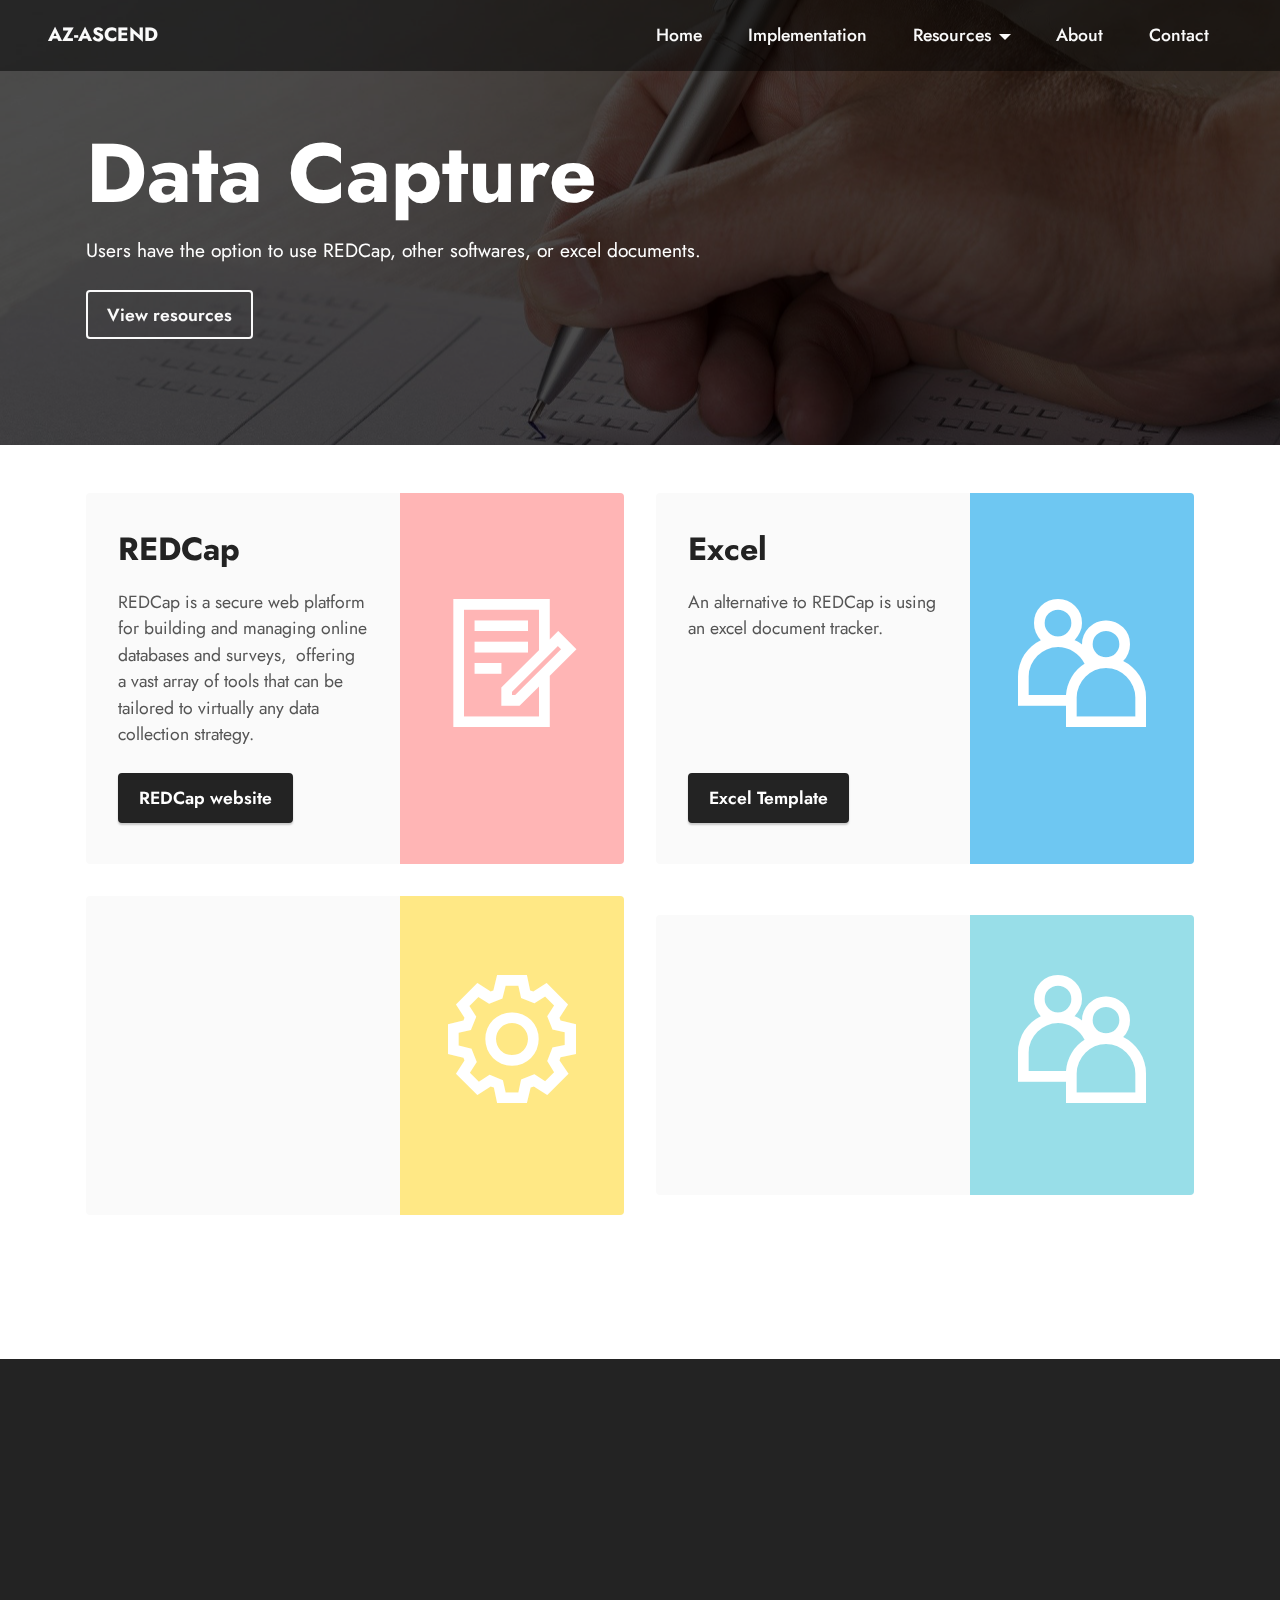
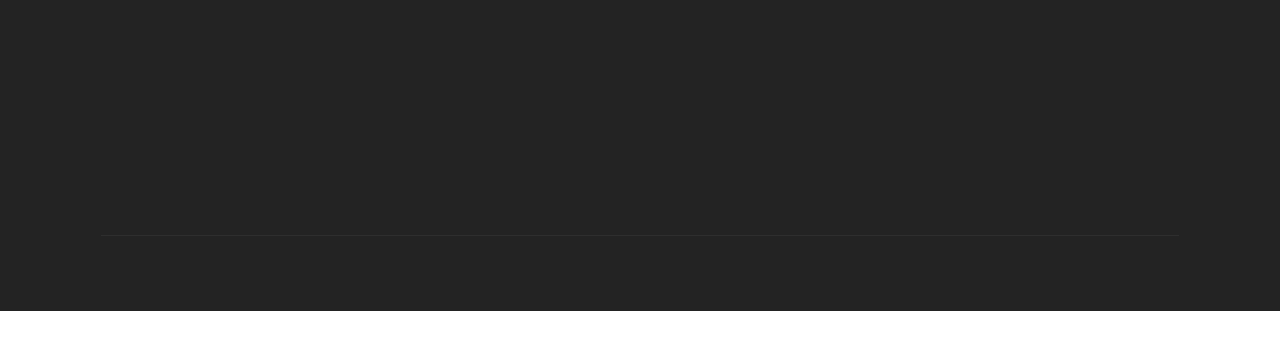
<file: datacapture.html>
<!DOCTYPE html>
<html  >
<head>
  <!-- Site made with Mobirise Website Builder v5.2.0, https://mobirise.com -->
  <meta charset="UTF-8">
  <meta http-equiv="X-UA-Compatible" content="IE=edge">
  <meta name="generator" content="Mobirise v5.2.0, mobirise.com">
  <meta name="viewport" content="width=device-width, initial-scale=1, minimum-scale=1">
  <link rel="shortcut icon" href="assets/images/flier-logo-128x218-1.png" type="image/x-icon">
  <meta name="description" content="">
  
  
  <title>Data Capture</title>
  <link rel="stylesheet" href="assets/web/assets/mobirise-icons2/mobirise2.css">
  <link rel="stylesheet" href="assets/tether/tether.min.css">
  <link rel="stylesheet" href="assets/bootstrap/css/bootstrap.min.css">
  <link rel="stylesheet" href="assets/bootstrap/css/bootstrap-grid.min.css">
  <link rel="stylesheet" href="assets/bootstrap/css/bootstrap-reboot.min.css">
  <link rel="stylesheet" href="assets/dropdown/css/style.css">
  <link rel="stylesheet" href="assets/animatecss/animate.css">
  <link rel="stylesheet" href="assets/socicon/css/styles.css">
  <link rel="stylesheet" href="assets/theme/css/style.css">
  <link rel="preload" as="style" href="assets/mobirise/css/mbr-additional.css"><link rel="stylesheet" href="assets/mobirise/css/mbr-additional.css" type="text/css">
  
  
  
  
</head>
<body>
  
  <section class="menu menu1 cid-sh0YEkC2hE" once="menu" id="menu1-n">
    

    <nav class="navbar navbar-dropdown navbar-fixed-top navbar-expand-lg">
        <div class="container-fluid">
            <div class="navbar-brand">
                
                <span class="navbar-caption-wrap"><a class="navbar-caption text-white text-primary display-7" href="index.html#header2-a">AZ-ASCEND</a></span>
            </div>
            <button class="navbar-toggler" type="button" data-toggle="collapse" data-target="#navbarSupportedContent" aria-controls="navbarNavAltMarkup" aria-expanded="false" aria-label="Toggle navigation">
                <div class="hamburger">
                    <span></span>
                    <span></span>
                    <span></span>
                    <span></span>
                </div>
            </button>
            <div class="collapse navbar-collapse" id="navbarSupportedContent">
                <ul class="navbar-nav nav-dropdown nav-right" data-app-modern-menu="true"><li class="nav-item"><a class="nav-link link text-white text-primary display-4" href="index.html#header2-a">
                            Home</a></li><li class="nav-item"><a class="nav-link link text-white text-primary display-4" href="page7.html">Implementation</a></li><li class="nav-item dropdown"><a class="nav-link link dropdown-toggle text-white display-4" href="#" data-toggle="dropdown-submenu" aria-expanded="false">
                            Resources</a><div class="dropdown-menu"><a class="dropdown-item text-white text-primary display-4" href="modules.html#header2-12">Materials</a><a class="dropdown-item text-white text-primary display-4" href="videos.html#header1-19">Videos</a><a class="dropdown-item text-white text-primary display-4" href="reporting.html#header1-1f">Reporting</a><a class="dropdown-item text-white text-primary display-4" href="page8.html">External</a></div></li><li class="nav-item"><a class="nav-link link text-white text-primary display-4" href="about.html">
                            About</a></li>
                    
                    <li class="nav-item"><a class="nav-link link text-white text-primary display-4" href="index.html#footer6-3">Contact</a>
                    </li></ul>
                
                
            </div>
        </div>
    </nav>
</section>

<section class="header1 cid-sh7Fz6R5U2 mbr-parallax-background" id="header1-1e">

    

    <div class="mbr-overlay" style="opacity: 0.7; background-color: rgb(0, 0, 0);"></div>

    <div class="container">
        <div class="row">
            <div class="col-12 col-lg-10">
                <h1 class="mbr-section-title mbr-fonts-style mb-3 display-1"><strong>Data Capture</strong></h1>
                
                <p class="mbr-text mbr-fonts-style display-7">
                    Users have the option to use REDCap, other softwares, or excel documents.</p>
                <div class="mbr-section-btn mt-3"><a class="btn btn-white-outline display-4" href="datacapture.html#features6-1j">View resources</a></div>
            </div>
        </div>
    </div>
</section>

<section class="features5 cid-sh7Qt4rund" id="features6-1j">

    

    
    <div class="container">
        <div class="row justify-content-center">
            <div class="card col-12 col-lg-6">
                <div class="card-wrapper mbr-flex">
                    <div class="card-box align-left">
                        
                        <h5 class="card-title mbr-fonts-style align-left mb-3 display-5">
                            <strong>REDCap</strong></h5>
                        <p class="mbr-text mbr-fonts-style mb-3 display-4">REDCap is a secure web platform for building and managing online databases and surveys,&nbsp; offering a vast array of tools that can be tailored to virtually any data collection strategy.</p>
                        <div class="mbr-section-btn"><a href="https://www.project-redcap.org/" class="btn btn-black display-4">REDCap website</a></div>
                    </div>
                    <div class="img-wrapper img1 align-center">
                        <span class="mbr-iconfont mobi-mbri-contact-form mobi-mbri"></span>
                    </div>
                </div>
            </div>

            <div class="card col-12 col-lg-6">
                <div class="card-wrapper mbr-flex">
                    <div class="card-box align-left">
                        
                        <h5 class="card-title mbr-fonts-style align-left mb-3 display-5">
                            <strong>Excel</strong></h5>
                        <p class="mbr-text mbr-fonts-style mb-3 display-4">
                            An alternative to REDCap is using an excel document tracker.<br><br><br><br>&nbsp;</p>
                        <div class="mbr-section-btn"><a href="https://github.com/az-ascend/resources/blob/main/McGeer_Criteria.xlsx?raw=true" class="btn btn-black display-4">Excel Template</a></div>
                    </div>
                    <div class="img-wrapper img2 align-center">
                        <span class="mbr-iconfont mobi-mbri-users mobi-mbri"></span>
                    </div>
                </div>
            </div>
        </div>
    </div>
</section>

<section class="features5 cid-sh8TFHEenH" id="features6-1l">

    

    
    <div class="container">
        <div class="row justify-content-center">
            <div class="card col-12 col-lg-6">
                <div class="card-wrapper mbr-flex">
                    <div class="card-box align-left">
                        
                        <h5 class="card-title mbr-fonts-style align-left mb-3 display-5">
                            <strong>Manual&nbsp;</strong></h5>
                        <p class="mbr-text mbr-fonts-style mb-3 display-4">
                            You don't have to code when you create your own site. Select one of available themes in the Mobirise sitebuilder.</p>
                        <div class="mbr-section-btn"><a href="https://github.com/az-ascend/resources/raw/main/AZ_ASCEND_REDCap_Manual.pdf" class="btn btn-black display-4">Download Manual</a></div>
                    </div>
                    <div class="img-wrapper img1 align-center">
                        <span class="mbr-iconfont mobi-mbri-setting mobi-mbri"></span>
                    </div>
                </div>
            </div>

            <div class="card col-12 col-lg-6">
                <div class="card-wrapper mbr-flex">
                    <div class="card-box align-left">
                        
                        <h5 class="card-title mbr-fonts-style align-left mb-3 display-5">
                            <strong>Reporting Sheet</strong></h5>
                        <p class="mbr-text mbr-fonts-style mb-3 display-4">
                            A sheet that can be used to track data.&nbsp;</p>
                        <div class="mbr-section-btn"><a href="https://github.com/az-ascend/resources/raw/main/Reporting%20Sheet.docx" class="btn btn-black display-4">Reporting Sheet</a></div>
                    </div>
                    <div class="img-wrapper img2 align-center">
                        <span class="mbr-iconfont mobi-mbri-users mobi-mbri"></span>
                    </div>
                </div>
            </div>
        </div>
    </div>
</section>

<section class="footer6 cid-sh0YVrJCiW" once="footers" id="footer6-o">

    

    

    <div class="container">
        <div class="row content mbr-white">
            <div class="col-12 col-md-3 mbr-fonts-style display-7">
                <h5 class="mbr-section-subtitle mbr-fonts-style mb-2 display-7">
                    <strong>Address</strong>
                </h5>
                <p class="mbr-text mbr-fonts-style display-7">1295 N Martin Ave, <br>Tucson, AZ 85724</p> <br>
                <h5 class="mbr-section-subtitle mbr-fonts-style mb-2 mt-4 display-7">
                    <strong>Contact</strong></h5>
                <p class="mbr-text mbr-fonts-style mb-4 display-7">Ferris Ramadan, <em>Coordinator</em><br>Email: ferrisr@arizona.edu&nbsp;<br>
                    Phone: +1 (520) 626-7914<br></p>
            </div>
            <div class="col-12 col-md-3 mbr-fonts-style display-7">
                <h5 class="mbr-section-subtitle mbr-fonts-style mb-2 display-7">
                    <strong>Quick Links</strong>
                </h5>
                <ul class="list mbr-fonts-style mb-4 display-4">
                    <li class="mbr-text item-wrap"><a href="modules.html#header2-12" class="text-info">Modules</a></li><li class="mbr-text item-wrap"><a href="videos.html#header1-19" class="text-info">Videos</a></li><li class="mbr-text item-wrap"><a href="https://www.project-redcap.org/" class="text-info" target="_blank">REDCap</a></li>
                </ul>
                <h5 class="mbr-section-subtitle mbr-fonts-style mb-2 mt-5 display-7">
                    <strong>Feedback</strong>
                </h5>
                <p class="mbr-text mbr-fonts-style mb-4 display-7">
                    Please send us your ideas, bug reports, suggestions. Any feedback would be appreciated.
                </p>
            </div>
            <div class="col-12 col-md-6">
                <div class="google-map"><iframe frameborder="0" style="border:0" src="https://www.google.com/maps/embed/v1/place?key=AIzaSyCNveGQ9bfpKFwWzQLLftrR9hNiHwdqQG8&amp;q=1295 N Martin Ave, Tucson, AZ 85724" allowfullscreen=""></iframe></div>
            </div>
            <div class="col-md-6">
                
            </div>
        </div>
        <div class="footer-lower">
            <div class="media-container-row">
                <div class="col-sm-12">
                    <hr>
                </div>
            </div>
            <div class="col-sm-12 copyright pl-0">
                <p class="mbr-text mbr-fonts-style mbr-white display-7">
                    © Copyright 2020 AZ-ASCEND - All Rights Reserved
                </p>
            </div>
        </div>
    </div>
</section><section style="background-color: #fff; font-family: -apple-system, BlinkMacSystemFont, 'Segoe UI', 'Roboto', 'Helvetica Neue', Arial, sans-serif; color:#aaa; font-size:12px; padding: 0; align-items: center; display: flex;"><a href="https://mobirise.site/j" style="flex: 1 1; height: 3rem; padding-left: 1rem;"></a><p style="flex: 0 0 auto; margin:0; padding-right:1rem;"><a href="https://mobirise.site/d" style="color:#aaa;">The site</a> was created with Mobirise</p></section><script src="assets/web/assets/jquery/jquery.min.js"></script>  <script src="assets/popper/popper.min.js"></script>  <script src="assets/tether/tether.min.js"></script>  <script src="assets/bootstrap/js/bootstrap.min.js"></script>  <script src="assets/smoothscroll/smooth-scroll.js"></script>  <script src="assets/dropdown/js/nav-dropdown.js"></script>  <script src="assets/dropdown/js/navbar-dropdown.js"></script>  <script src="assets/touchswipe/jquery.touch-swipe.min.js"></script>  <script src="assets/viewportchecker/jquery.viewportchecker.js"></script>  <script src="assets/parallax/jarallax.min.js"></script>  <script src="assets/theme/js/script.js"></script>  
  
  
 <div id="scrollToTop" class="scrollToTop mbr-arrow-up"><a style="text-align: center;"><i class="mbr-arrow-up-icon mbr-arrow-up-icon-cm cm-icon cm-icon-smallarrow-up"></i></a></div>
    <input name="animation" type="hidden">
  </body>
</html>
</file>
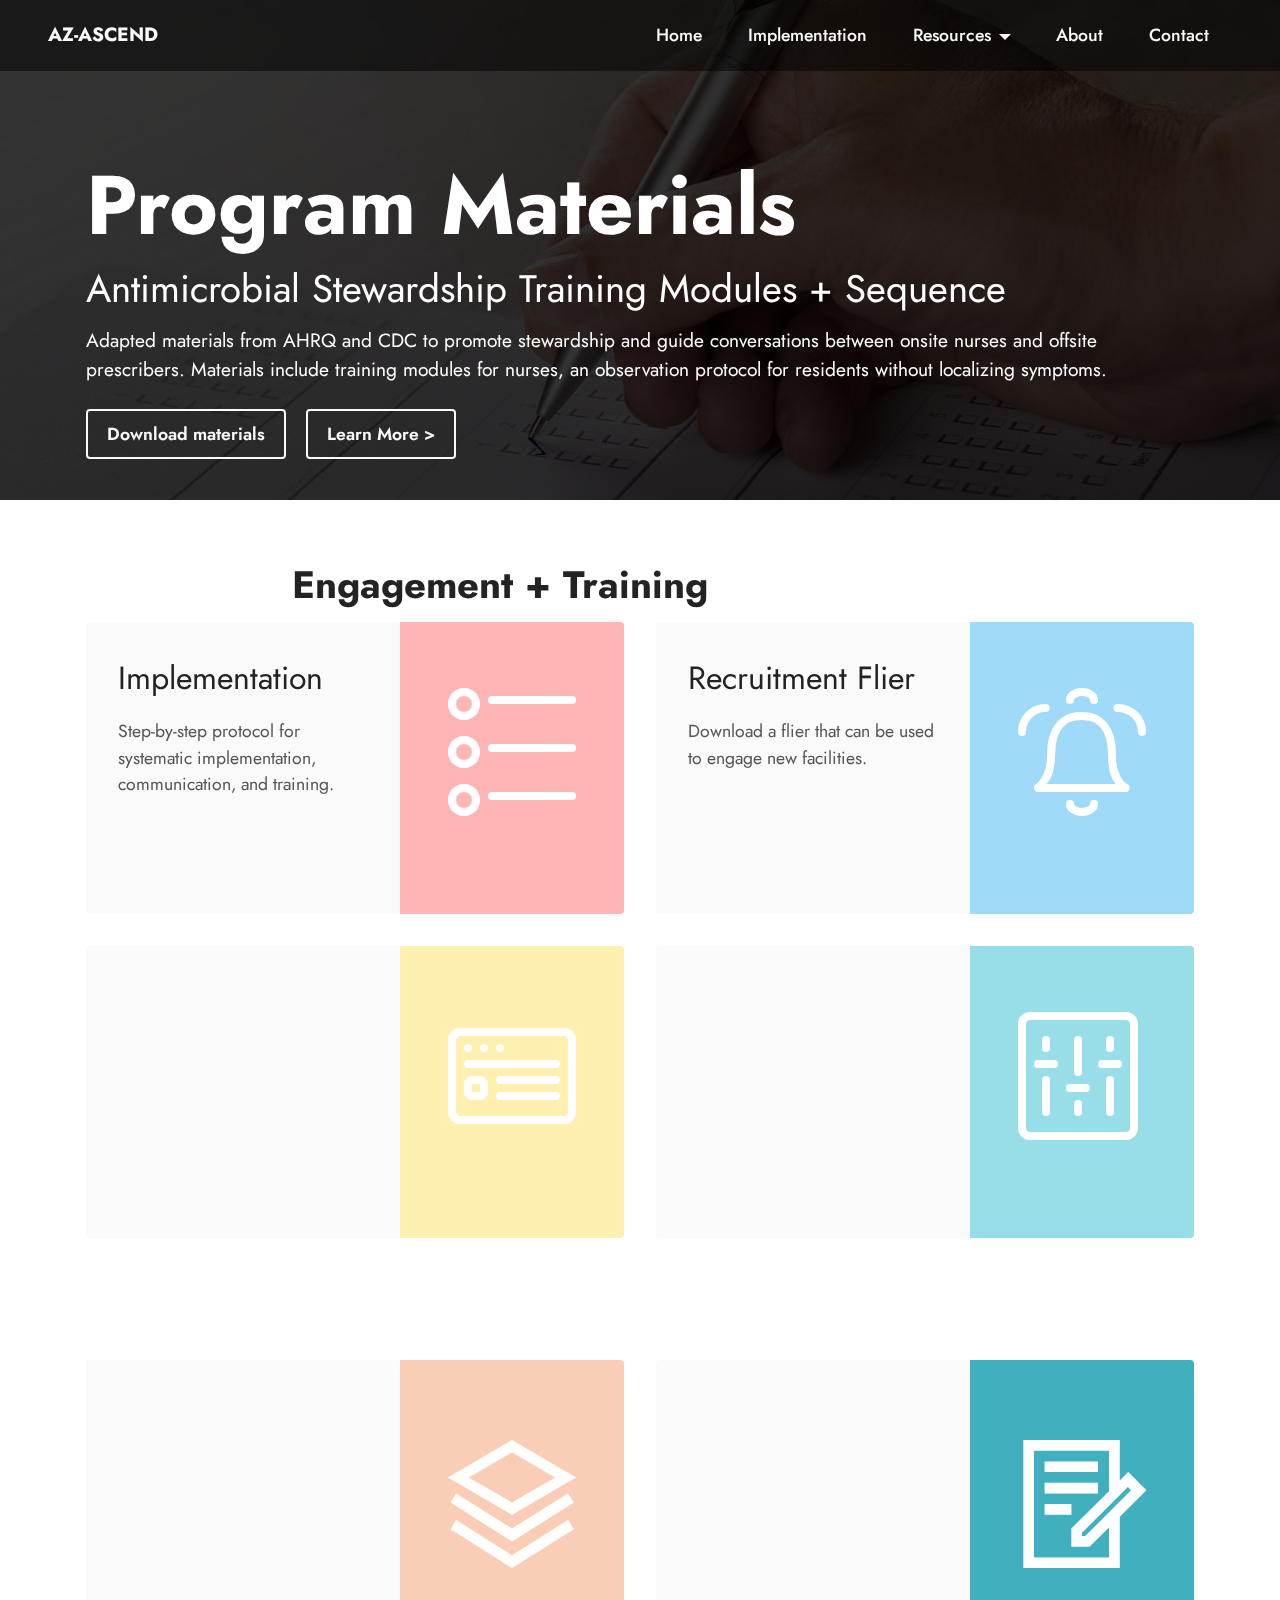
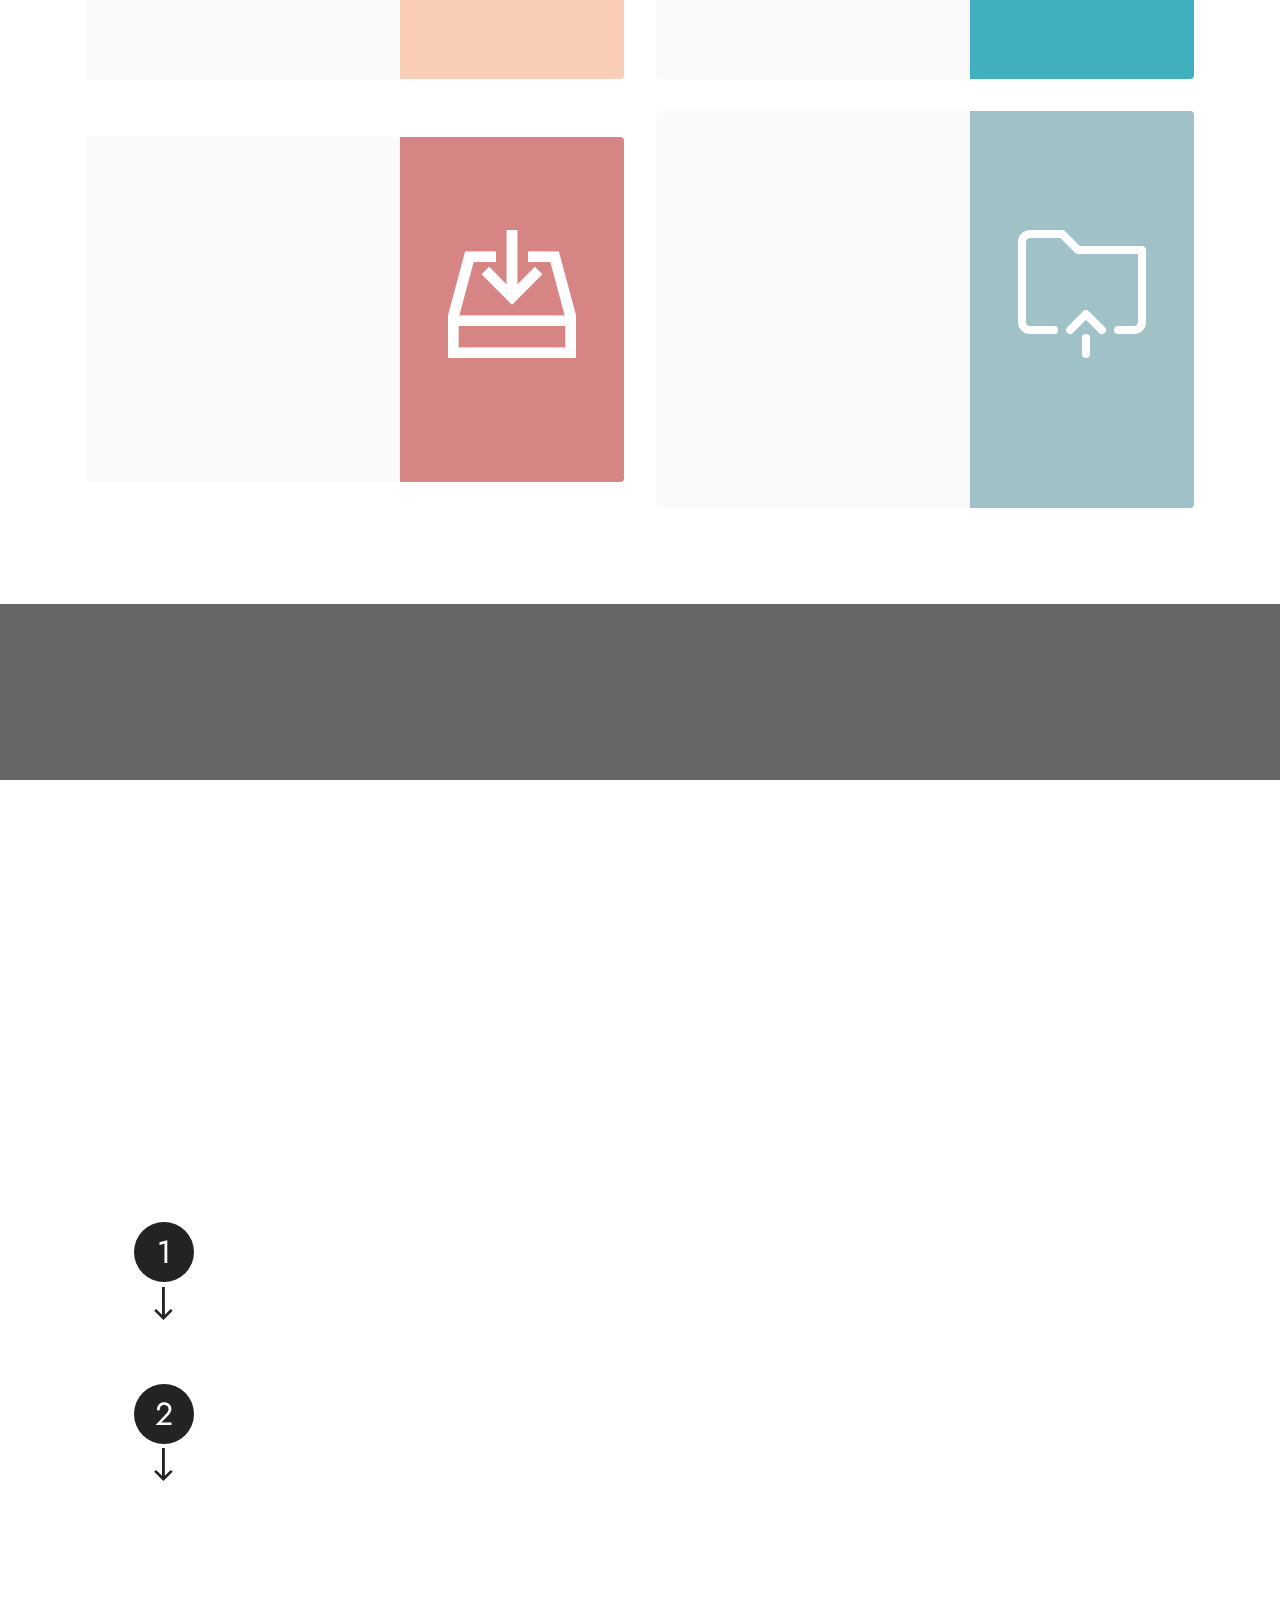
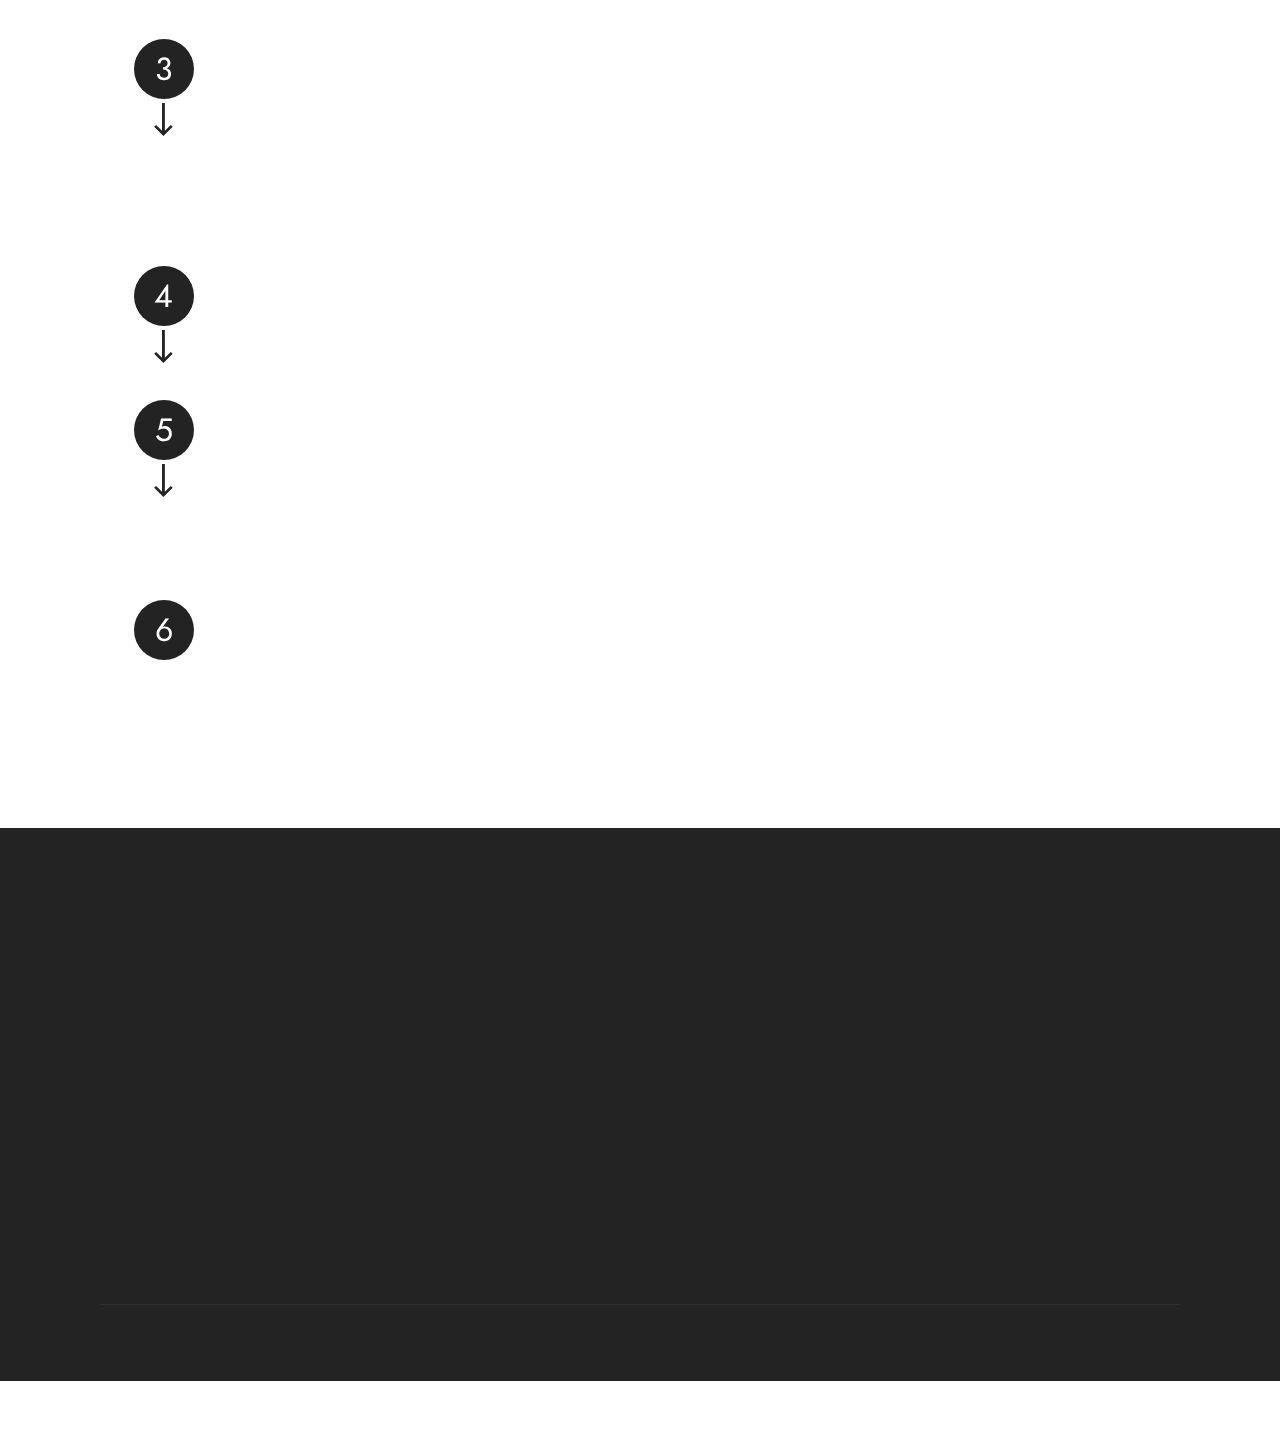
<file: modules.html>
<!DOCTYPE html>
<html  >
<head>
  <!-- Site made with Mobirise Website Builder v5.2.0, https://mobirise.com -->
  <meta charset="UTF-8">
  <meta http-equiv="X-UA-Compatible" content="IE=edge">
  <meta name="generator" content="Mobirise v5.2.0, mobirise.com">
  <meta name="viewport" content="width=device-width, initial-scale=1, minimum-scale=1">
  <link rel="shortcut icon" href="assets/images/flier-logo-128x218-1.png" type="image/x-icon">
  <meta name="description" content="">
  
  
  <title>Modules</title>
  <link rel="stylesheet" href="assets/web/assets/mobirise-icons2/mobirise2.css">
  <link rel="stylesheet" href="assets/web/assets/mobirise-icons-bold/mobirise-icons-bold.css">
  <link rel="stylesheet" href="assets/tether/tether.min.css">
  <link rel="stylesheet" href="assets/bootstrap/css/bootstrap.min.css">
  <link rel="stylesheet" href="assets/bootstrap/css/bootstrap-grid.min.css">
  <link rel="stylesheet" href="assets/bootstrap/css/bootstrap-reboot.min.css">
  <link rel="stylesheet" href="assets/dropdown/css/style.css">
  <link rel="stylesheet" href="assets/animatecss/animate.css">
  <link rel="stylesheet" href="assets/socicon/css/styles.css">
  <link rel="stylesheet" href="assets/theme/css/style.css">
  <link rel="preload" as="style" href="assets/mobirise/css/mbr-additional.css"><link rel="stylesheet" href="assets/mobirise/css/mbr-additional.css" type="text/css">
  
  
  
  
</head>
<body>
  
  <section class="menu menu1 cid-sh0YEkC2hE" once="menu" id="menu1-f">
    

    <nav class="navbar navbar-dropdown navbar-fixed-top navbar-expand-lg">
        <div class="container-fluid">
            <div class="navbar-brand">
                
                <span class="navbar-caption-wrap"><a class="navbar-caption text-white text-primary display-7" href="index.html#header2-a">AZ-ASCEND</a></span>
            </div>
            <button class="navbar-toggler" type="button" data-toggle="collapse" data-target="#navbarSupportedContent" aria-controls="navbarNavAltMarkup" aria-expanded="false" aria-label="Toggle navigation">
                <div class="hamburger">
                    <span></span>
                    <span></span>
                    <span></span>
                    <span></span>
                </div>
            </button>
            <div class="collapse navbar-collapse" id="navbarSupportedContent">
                <ul class="navbar-nav nav-dropdown nav-right" data-app-modern-menu="true"><li class="nav-item"><a class="nav-link link text-white text-primary display-4" href="index.html#header2-a">
                            Home</a></li><li class="nav-item"><a class="nav-link link text-white text-primary display-4" href="page7.html">Implementation</a></li><li class="nav-item dropdown"><a class="nav-link link dropdown-toggle text-white display-4" href="#" data-toggle="dropdown-submenu" aria-expanded="false">
                            Resources</a><div class="dropdown-menu"><a class="dropdown-item text-white text-primary display-4" href="modules.html#header2-12">Materials</a><a class="dropdown-item text-white text-primary display-4" href="videos.html#header1-19">Videos</a><a class="dropdown-item text-white text-primary display-4" href="reporting.html#header1-1f">Reporting</a><a class="dropdown-item text-white text-primary display-4" href="page8.html">External</a></div></li><li class="nav-item"><a class="nav-link link text-white text-primary display-4" href="about.html">
                            About</a></li>
                    
                    <li class="nav-item"><a class="nav-link link text-white text-primary display-4" href="index.html#footer6-3">Contact</a>
                    </li></ul>
                
                
            </div>
        </div>
    </nav>
</section>

<section class="header2 cid-sh7hTtMwbt mbr-parallax-background" id="header2-12">

    

    <div class="mbr-overlay" style="opacity: 0.8; background-color: rgb(0, 0, 0);"></div>

    <div class="container">
        <div class="row">
            <div class="col-12 col-lg-12">
                <h1 class="mbr-section-title mbr-fonts-style mb-3 display-1"><strong>Program Materials</strong></h1>
                <h2 class="mbr-section-subtitle mbr-fonts-style mb-3 display-2">Antimicrobial Stewardship Training Modules + Sequence</h2>
                <p class="mbr-text mbr-fonts-style display-7">Adapted materials from AHRQ and CDC to promote stewardship and guide conversations between onsite nurses and offsite prescribers. Materials include training modules for nurses, an observation protocol for residents without localizing symptoms.</p>
                <div class="mbr-section-btn mt-3"><a class="btn btn-white-outline display-4" href="modules.html#content5-13">Download materials</a>
                    <a class="btn btn-white-outline display-4" href="modules.html#info3-16">Learn More &gt;</a></div>
            </div>
        </div>
    </div>
</section>

<section class="content5 cid-sh7iF6YVMC" id="content5-13">
    
    <div class="container-fluid">
        <div class="row justify-content-center">
            <div class="col-md-12 col-lg-7">
                
                
                <p class="mbr-text mbr-fonts-style display-2"><strong>Engagement +&nbsp;Training</strong></p>
            </div>
        </div>
    </div>
</section>

<section class="features5 cid-sh7bFZOX83" id="features6-z">

    

    
    <div class="container">
        <div class="row justify-content-center">
            <div class="card col-12 col-lg-6">
                <div class="card-wrapper mbr-flex">
                    <div class="card-box align-left">
                        
                        <h5 class="card-title mbr-fonts-style align-left mb-3 display-5">Implementation</h5>
                        <p class="mbr-text mbr-fonts-style mb-3 display-4">
                            Step-by-step protocol for systematic implementation, communication, and training.&nbsp;&nbsp;</p>
                        <div class="mbr-section-btn"><a href="https://github.com/az-ascend/resources/raw/main/ABRC%20Implementation%20Sequence.pdf" class="btn btn-black display-4" target="_blank">View Sequence</a></div>
                    </div>
                    <div class="img-wrapper img1 align-center">
                        <span class="mbr-iconfont mbrib-bulleted-list"></span>
                    </div>
                </div>
            </div>

            <div class="card col-12 col-lg-6">
                <div class="card-wrapper mbr-flex">
                    <div class="card-box align-left">
                        
                        <h5 class="card-title mbr-fonts-style align-left mb-3 display-5">Recruitment Flier</h5>
                        <p class="mbr-text mbr-fonts-style mb-3 display-4">
                            Download a flier that can be used to engage new facilities.<br><br></p>
                        <div class="mbr-section-btn"><a href="https://github.com/az-ascend/resources/raw/main/AZ-ASCEND_Antibiotic_Stewardship.pdf" class="btn btn-black display-4" target="_blank">Download Flier</a></div>
                    </div>
                    <div class="img-wrapper img2 align-center">
                        <span class="mbr-iconfont mbrib-alert"></span>
                    </div>
                </div>
            </div>
        </div>
    </div>
</section>

<section class="features5 cid-sh7g3ETndC" id="features6-11">

    

    
    <div class="container">
        <div class="row justify-content-center">
            <div class="card col-12 col-lg-6">
                <div class="card-wrapper mbr-flex">
                    <div class="card-box align-left">
                        
                        <h5 class="card-title mbr-fonts-style align-left mb-3 display-5">
                            Presentations<br></h5>
                        <p class="mbr-text mbr-fonts-style mb-3 display-4">Scale-able presentations for download that correspond to pre-recorded <a href="videos.html#top" class="text-primary">videos</a>.&nbsp;</p>
                        <div class="mbr-section-btn"><a href="https://github.com/az-ascend/presentations/tree/main" class="btn btn-black display-4" target="_blank">View Presentations</a></div>
                    </div>
                    <div class="img-wrapper img1 align-center">
                        <span class="mbr-iconfont mbrib-sites"></span>
                    </div>
                </div>
            </div>

            <div class="card col-12 col-lg-6">
                <div class="card-wrapper mbr-flex">
                    <div class="card-box align-left">
                        
                        <h5 class="card-title mbr-fonts-style align-left mb-3 display-5">
                            COVID-19<br></h5>
                        <p class="mbr-text mbr-fonts-style mb-3 display-4">Curated resources for COVID-19 implications in prescribing scenarios.&nbsp;</p>
                        <div class="mbr-section-btn"><a href="https://github.com/az-ascend/resources/raw/main/COVID_Resource_Packet.pdf" class="btn btn-black display-4" target="_blank">View Materials</a></div>
                    </div>
                    <div class="img-wrapper img2 align-center">
                        <span class="mbr-iconfont mbrib-setting2"></span>
                    </div>
                </div>
            </div>
        </div>
    </div>
</section>

<section class="content5 cid-sh92P5Gsv1" id="content5-1m">
    
    <div class="container-fluid">
        <div class="row justify-content-center">
            <div class="col-md-12 col-lg-7">
                
                
                <p class="mbr-text mbr-fonts-style display-2"><strong>Data Capture</strong></p>
            </div>
        </div>
    </div>
</section>

<section class="features5 cid-sh92SARRet" id="features6-1n">

    

    
    <div class="container">
        <div class="row justify-content-center">
            <div class="card col-12 col-lg-6">
                <div class="card-wrapper mbr-flex">
                    <div class="card-box align-left">
                        
                        <h5 class="card-title mbr-fonts-style align-left mb-3 display-5">
                            Manual</h5>
                        <p class="mbr-text mbr-fonts-style mb-3 display-4">
                            Step-by-step instructions on REDCap data submissions including details on lab results, antibiotics, and symptoms.</p>
                        <div class="mbr-section-btn"><a href="https://github.com/az-ascend/resources/raw/main/AZ_ASCEND_REDCap_Manual.pdf" class="btn btn-black display-4" target="_blank">Download Manual</a></div>
                    </div>
                    <div class="img-wrapper img1 align-center">
                        <span class="mbr-iconfont mobi-mbri-layers mobi-mbri"></span>
                    </div>
                </div>
            </div>

            <div class="card col-12 col-lg-6">
                <div class="card-wrapper mbr-flex">
                    <div class="card-box align-left">
                        
                        <h5 class="card-title mbr-fonts-style align-left mb-3 display-5">
                            Tracking Sheet</h5>
                        <p class="mbr-text mbr-fonts-style mb-3 display-4">
                            An optional external tracking sheet to maintain patient confidentiality.&nbsp;<br><br></p>
                        <div class="mbr-section-btn"><a href="https://github.com/az-ascend/resources/raw/main/Reporting%20Sheet.docx" class="btn btn-black display-4" target="_blank">Download Tracker</a></div>
                    </div>
                    <div class="img-wrapper img2 align-center">
                        <span class="mbr-iconfont mobi-mbri-contact-form mobi-mbri"></span>
                    </div>
                </div>
            </div>
        </div>
    </div>
</section>

<section class="features5 cid-sh92TcNWMc" id="features6-1o">

    

    
    <div class="container">
        <div class="row justify-content-center">
            <div class="card col-12 col-lg-6">
                <div class="card-wrapper mbr-flex">
                    <div class="card-box align-left">
                        
                        <h5 class="card-title mbr-fonts-style align-left mb-3 display-5">
                            REDCap</h5>
                        <p class="mbr-text mbr-fonts-style mb-3 display-4">
                            A secure web platform for building and managing online databases and surveys that can be tailored to virtually any data collection strategy.</p>
                        <div class="mbr-section-btn"><a href="https://www.project-redcap.org/" class="btn btn-black display-4" target="_blank">More Information</a></div>
                    </div>
                    <div class="img-wrapper img1 align-center">
                        <span class="mbr-iconfont mobi-mbri-to-local-drive mobi-mbri"></span>
                    </div>
                </div>
            </div>

            <div class="card col-12 col-lg-6">
                <div class="card-wrapper mbr-flex">
                    <div class="card-box align-left">
                        
                        <h5 class="card-title mbr-fonts-style align-left mb-3 display-5">
                            Excel</h5>
                        <p class="mbr-text mbr-fonts-style mb-3 display-4">For facilities seeking to track prescribing via an alternative method, we offer an Excel file designed to evaluate antibiotic appropriateness.&nbsp;<br><br><br></p>
                        <div class="mbr-section-btn"><a href="https://github.com/az-ascend/base-templates/blob/main/McGeer_Criteria.xlsx?raw=true" class="btn btn-black display-4" target="_blank">Download File</a></div>
                    </div>
                    <div class="img-wrapper img2 align-center">
                        <span class="mbr-iconfont mbrib-to-local-drive"></span>
                    </div>
                </div>
            </div>
        </div>
    </div>
</section>

<section class="info3 cid-sh7kODFblQ mbr-parallax-background" id="info3-16">

    

    <div class="mbr-overlay" style="opacity: 0.6; background-color: rgb(0, 0, 0);">
    </div>
    <div class="container">
        <div class="row justify-content-center">
            <div class="card col-12 col-lg-10">
                <div class="card-wrapper">
                    <div class="card-box align-center">
                        
                        
                        
                    </div>
                </div>
            </div>
        </div>
    </div>
</section>

<section class="features19 cid-sh71utS9hZ" id="features20-q">

    
    
    <div class="container">
        <div class="row justify-content-center">
            <div class="col-md-12 col-lg-12">
                <div class="card-wrapper pb-4">
                    <div class="card-box align-center">
                        <h4 class="card-title mbr-fonts-style mb-4 display-2"><strong>Intervention Components</strong></h4>
                        <p class="mbr-text mbr-fonts-style mb-4 display-7">
                            Our intervention uses a systematic approach to reduce antimicrobial prescribing. Our protocol is constructed into four key phases: <strong>enrollment</strong>, <strong>data orientation</strong>, <strong>clinical staff training</strong>, and <strong>data feedback loops</strong>.&nbsp;During enrollment, coordinators or SNF staff lead efforts to promote study engagement and educate on ASP requirements. During Orientation, the SNF is instructed on monthly data upload procedures using the Research Electronic Data Capture (REDCap) software. Clinical Staff Training and Data Feedback Loops are conducted in parallel.&nbsp;&nbsp;<br><br>Data are collected on facility-wide metrics including <em>C. Difficile</em> orders, ESBL producing isolates, and resident-specific features including culture results, antibiotics issued, and clinical symptoms. Autogenerated reports are distributed back to facilities to provide feedback on prescribing trends. Read the steps below to learn more about the training and quality improvement sequence:&nbsp;<br></p>
                        
                    </div>
                </div>
            </div>
            <div class="col-12 col-md-11">
                <div class="item mbr-flex">
                    <div class="icon-box">
                        <span class="step-number mbr-fonts-style display-5">1</span>
                    </div>
                    <div class="text-box">
                        <h4 class="icon-title card-title mbr-black mbr-fonts-style display-7"><strong>Senior team onboarding</strong></h4>
                        <h5 class="icon-text mbr-black mbr-fonts-style display-4">Community physician meets with ED, DON, and MD to describe participation expectations. Orientation handout is distributed and discussed. An announcement letter is signed by all three staff.&nbsp;&nbsp;</h5>
                    </div>
                </div>
                <div class="item mbr-flex">
                    <div class="icon-box">
                        <span class="step-number mbr-fonts-style display-5">2</span>
                    </div>
                    <div class="text-box">
                        <h4 class="icon-title card-title mbr-black mbr-fonts-style display-7"><strong>Resource Documentation</strong></h4>
                        <h5 class="icon-text mbr-black mbr-fonts-style display-4"><ol><li>Consent and REDCap training conducted by staff for IP or DON.&nbsp;</li><li>Module 3 groundwork; establish meeting spaces and IT set-up; a conference room is identified.</li><li>Module 3 groundwork; optimal in-service training schedule is identified&nbsp;&nbsp;</li></ol></h5>
                    </div>
                </div>
                <div class="item mbr-flex">
                    <div class="icon-box">
                        <span class="step-number mbr-fonts-style display-5">3</span>
                    </div>
                    <div class="text-box">
                        <h4 class="icon-title card-title mbr-black mbr-fonts-style display-7"><strong>In-service trainings&nbsp;</strong></h4>
                        <h5 class="icon-text mbr-black mbr-fonts-style display-4">Trainings (10-25 min.) are conducted for the SNF; three training times are provided (i.e. AM, PM, weekends). Training contents include: 
<div><br></div><ol><li>Protocol Features Overview &amp; Microbiology 101</li><li>Active Observation - Alternative to Empiric Antibiotics</li><li>Talking Stewardship with Families and Loved Ones</li><li>Sepsis Awareness</li><li>Prophylactic Antibiotics: Common Myths</li></ol></h5>
                    </div>
                </div>
                <div class="item mbr-flex">
                    <div class="icon-box">
                        <span class="step-number mbr-fonts-style display-5">4</span>
                    </div>
                    <div class="text-box">
                        <h4 class="icon-title card-title mbr-black mbr-fonts-style display-7"><strong>Competency Meeting</strong></h4>
                        <h5 class="icon-text mbr-black mbr-fonts-style display-4">An initial monthly webinar is hosted remotely. All SNF Prescribers or IPs are invited to join. Case scenarios are presented to test knowledge of appropriate prescribing.&nbsp;</h5>
                    </div>
                </div>
                <div class="item mbr-flex">
                    <div class="icon-box">
                        <span class="step-number mbr-fonts-style display-5">5</span>
                    </div>
                    <div class="text-box">
                        <h4 class="icon-title card-title mbr-black mbr-fonts-style display-7"><strong>Monthly Webinars&nbsp;</strong></h4>
                        <h5 class="icon-text mbr-black mbr-fonts-style display-4">Monthly webinars based on the prevention collaborative model are continued after Module 4. Webinars are not mandatory, but provide a space for SNF staff to discuss challenges.&nbsp;</h5>
                    </div>
                </div>
                <div class="item mbr-flex last">
                    <div class="icon-box">
                        <span class="step-number mbr-fonts-style display-5">6</span>
                    </div>
                    <div class="text-box">
                        <h4 class="icon-title card-title mbr-black mbr-fonts-style display-7">
                            <strong>Quality improvement reports</strong></h4>
                        <h5 class="icon-text mbr-black mbr-fonts-style display-4">Antibiotic stewardship expert meets with staff to provide additional feedback and identify areas for improvement <br><br><ol><li>Quarterly reporting review</li><li>Standardized system for recording antibiotic prescribing</li><li>Quality improvement reports</li><li>Quarterly data and report review&nbsp;</li></ol></h5>
                    </div>
                </div>
                
                
                
                
            </div>
        </div>
    </div>
</section>

<section class="footer6 cid-sh0YVrJCiW" once="footers" id="footer6-g">

    

    

    <div class="container">
        <div class="row content mbr-white">
            <div class="col-12 col-md-3 mbr-fonts-style display-7">
                <h5 class="mbr-section-subtitle mbr-fonts-style mb-2 display-7">
                    <strong>Address</strong>
                </h5>
                <p class="mbr-text mbr-fonts-style display-7">1295 N Martin Ave, <br>Tucson, AZ 85724</p> <br>
                <h5 class="mbr-section-subtitle mbr-fonts-style mb-2 mt-4 display-7">
                    <strong>Contact</strong></h5>
                <p class="mbr-text mbr-fonts-style mb-4 display-7">Ferris Ramadan, <em>Coordinator</em><br>Email: ferrisr@arizona.edu&nbsp;<br>
                    Phone: +1 (520) 626-7914<br></p>
            </div>
            <div class="col-12 col-md-3 mbr-fonts-style display-7">
                <h5 class="mbr-section-subtitle mbr-fonts-style mb-2 display-7">
                    <strong>Quick Links</strong>
                </h5>
                <ul class="list mbr-fonts-style mb-4 display-4">
                    <li class="mbr-text item-wrap"><a href="modules.html#header2-12" class="text-info">Modules</a></li><li class="mbr-text item-wrap"><a href="videos.html#header1-19" class="text-info">Videos</a></li><li class="mbr-text item-wrap"><a href="https://www.project-redcap.org/" class="text-info" target="_blank">REDCap</a></li>
                </ul>
                <h5 class="mbr-section-subtitle mbr-fonts-style mb-2 mt-5 display-7">
                    <strong>Feedback</strong>
                </h5>
                <p class="mbr-text mbr-fonts-style mb-4 display-7">
                    Please send us your ideas, bug reports, suggestions. Any feedback would be appreciated.
                </p>
            </div>
            <div class="col-12 col-md-6">
                <div class="google-map"><iframe frameborder="0" style="border:0" src="https://www.google.com/maps/embed/v1/place?key=AIzaSyDk89J4FSunMF33ruMVWJaJht_Ro0kvoXs&amp;q=1295 N Martin Ave, Tucson, AZ 85724" allowfullscreen=""></iframe></div>
            </div>
            <div class="col-md-6">
                
            </div>
        </div>
        <div class="footer-lower">
            <div class="media-container-row">
                <div class="col-sm-12">
                    <hr>
                </div>
            </div>
            <div class="col-sm-12 copyright pl-0">
                <p class="mbr-text mbr-fonts-style mbr-white display-7">
                    © Copyright 2020 AZ-ASCEND - All Rights Reserved
                </p>
            </div>
        </div>
    </div>
</section><section style="background-color: #fff; font-family: -apple-system, BlinkMacSystemFont, 'Segoe UI', 'Roboto', 'Helvetica Neue', Arial, sans-serif; color:#aaa; font-size:12px; padding: 0; align-items: center; display: flex;"><a href="https://mobirise.site/g" style="flex: 1 1; height: 3rem; padding-left: 1rem;"></a><p style="flex: 0 0 auto; margin:0; padding-right:1rem;">Designed with Mobirise <a href="https://mobirise.site/u" style="color:#aaa;">website</a> theme</p></section><script src="assets/web/assets/jquery/jquery.min.js"></script>  <script src="assets/popper/popper.min.js"></script>  <script src="assets/tether/tether.min.js"></script>  <script src="assets/bootstrap/js/bootstrap.min.js"></script>  <script src="assets/smoothscroll/smooth-scroll.js"></script>  <script src="assets/dropdown/js/nav-dropdown.js"></script>  <script src="assets/dropdown/js/navbar-dropdown.js"></script>  <script src="assets/touchswipe/jquery.touch-swipe.min.js"></script>  <script src="assets/viewportchecker/jquery.viewportchecker.js"></script>  <script src="assets/parallax/jarallax.min.js"></script>  <script src="assets/theme/js/script.js"></script>  
  
  
 <div id="scrollToTop" class="scrollToTop mbr-arrow-up"><a style="text-align: center;"><i class="mbr-arrow-up-icon mbr-arrow-up-icon-cm cm-icon cm-icon-smallarrow-up"></i></a></div>
    <input name="animation" type="hidden">
  </body>
</html>
</file>
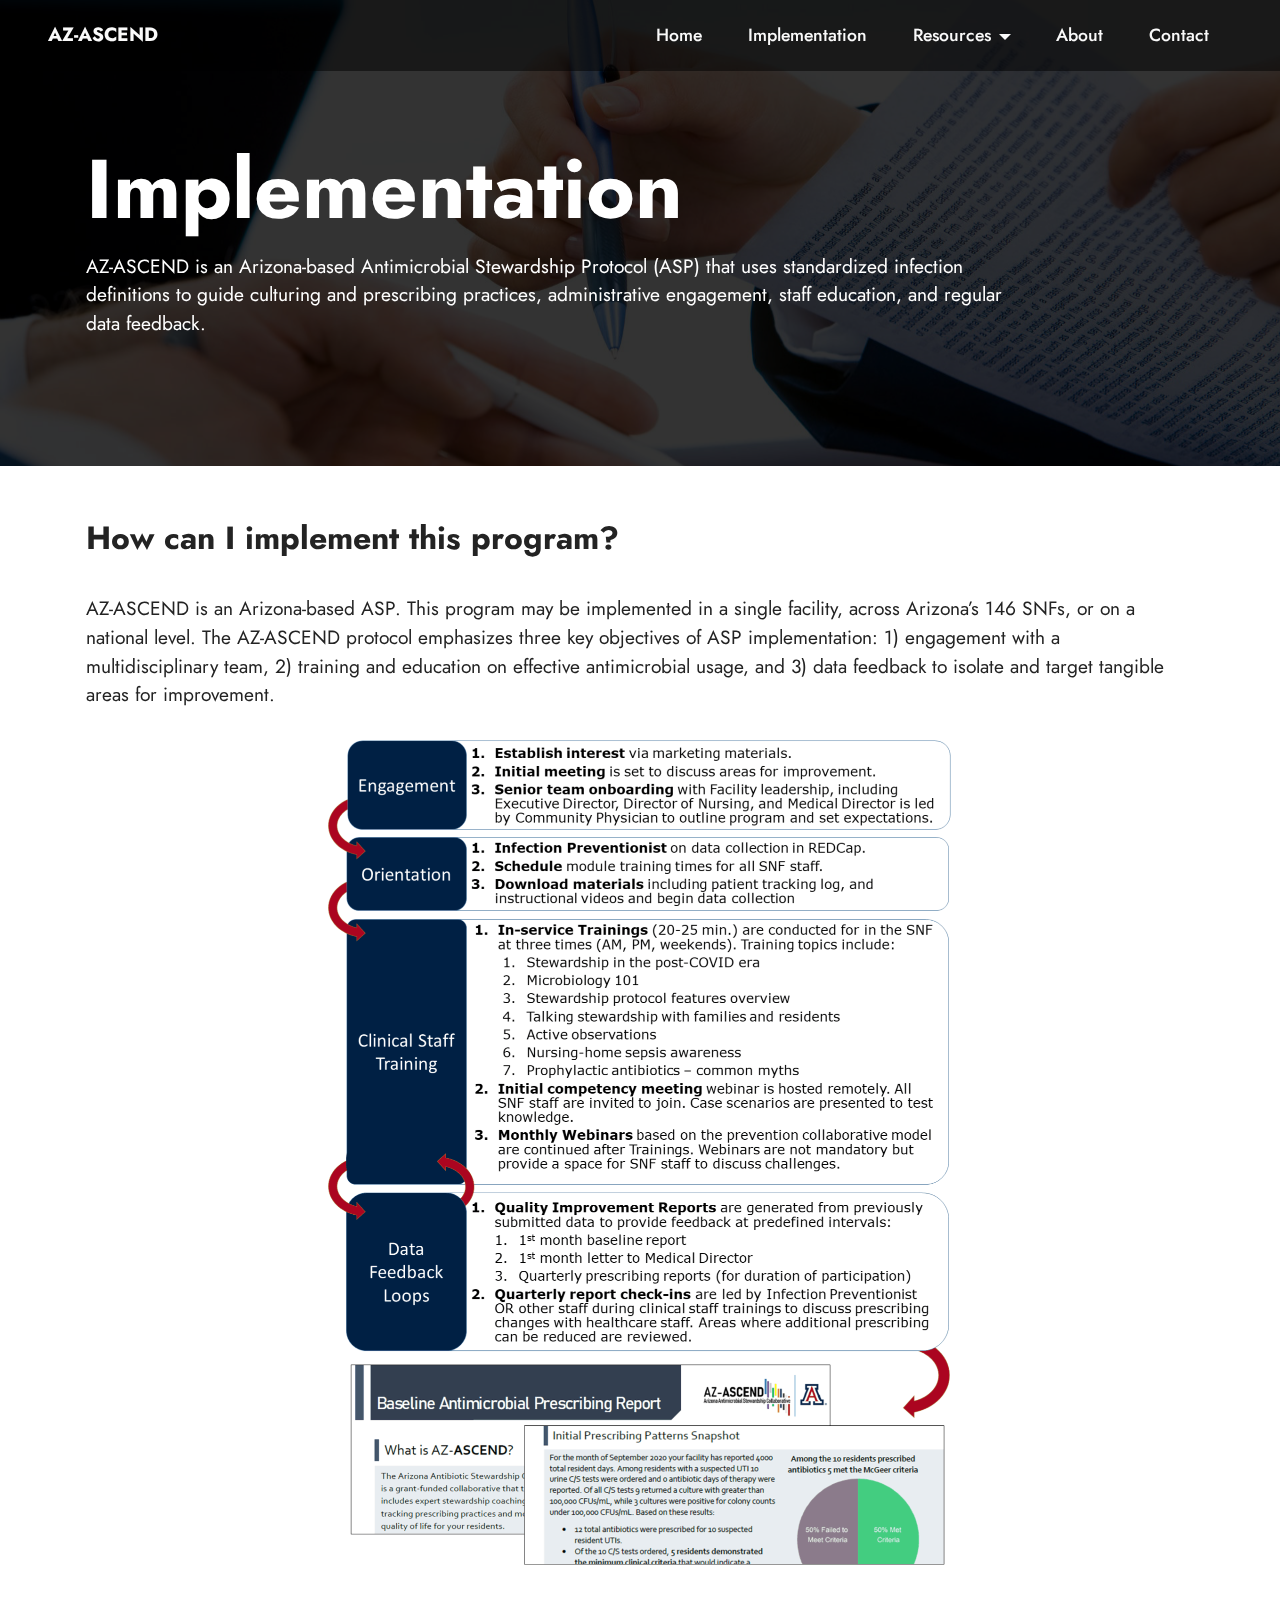
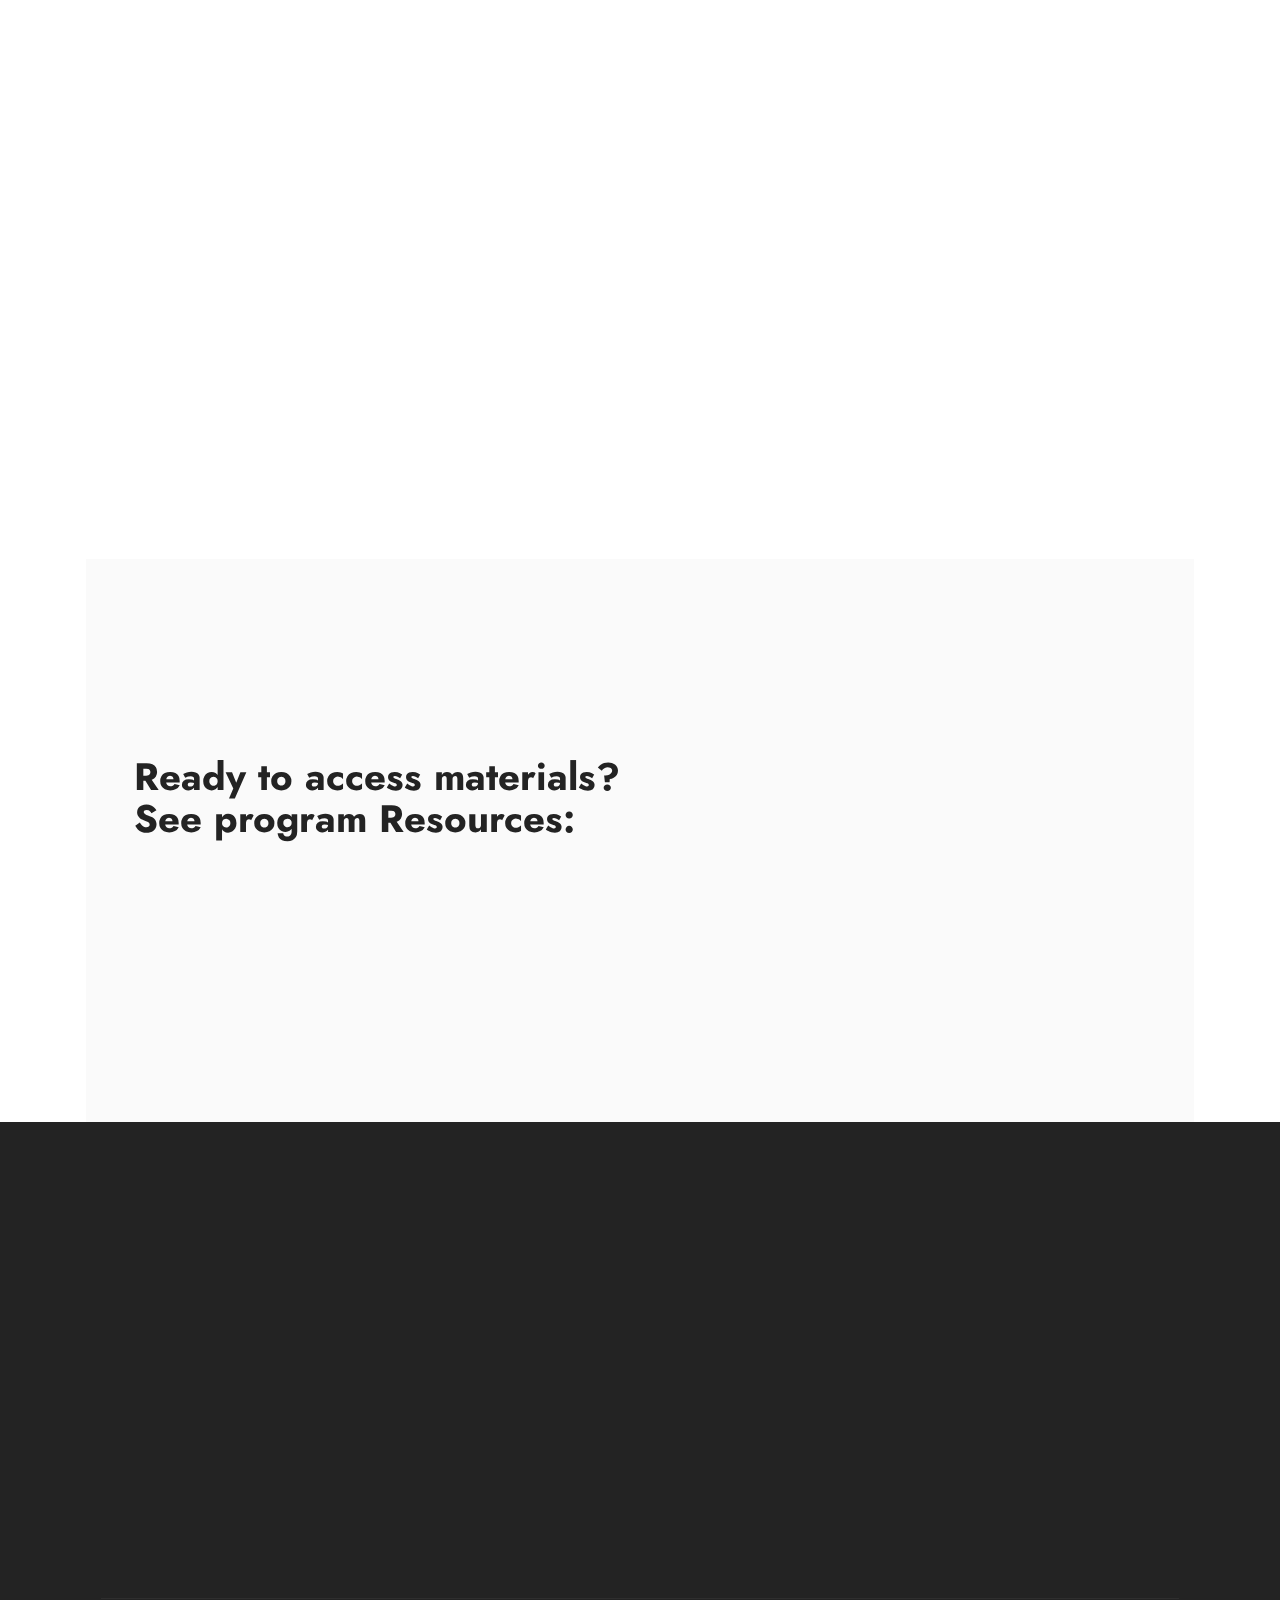
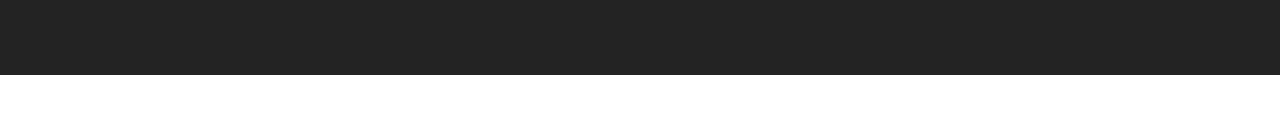
<file: page7.html>
<!DOCTYPE html>
<html  >
<head>
  <!-- Site made with Mobirise Website Builder v5.2.0, https://mobirise.com -->
  <meta charset="UTF-8">
  <meta http-equiv="X-UA-Compatible" content="IE=edge">
  <meta name="generator" content="Mobirise v5.2.0, mobirise.com">
  <meta name="viewport" content="width=device-width, initial-scale=1, minimum-scale=1">
  <link rel="shortcut icon" href="assets/images/flier-logo-128x218-1.png" type="image/x-icon">
  <meta name="description" content="">
  
  
  <title>Implementation</title>
  <link rel="stylesheet" href="assets/tether/tether.min.css">
  <link rel="stylesheet" href="assets/bootstrap/css/bootstrap.min.css">
  <link rel="stylesheet" href="assets/bootstrap/css/bootstrap-grid.min.css">
  <link rel="stylesheet" href="assets/bootstrap/css/bootstrap-reboot.min.css">
  <link rel="stylesheet" href="assets/dropdown/css/style.css">
  <link rel="stylesheet" href="assets/animatecss/animate.css">
  <link rel="stylesheet" href="assets/socicon/css/styles.css">
  <link rel="stylesheet" href="assets/theme/css/style.css">
  <link rel="preload" as="style" href="assets/mobirise/css/mbr-additional.css"><link rel="stylesheet" href="assets/mobirise/css/mbr-additional.css" type="text/css">
  
  
  
  
</head>
<body>
  
  <section class="menu menu1 cid-t1GMSO2PDp" once="menu" id="menu1-2n">
    

    <nav class="navbar navbar-dropdown navbar-fixed-top navbar-expand-lg">
        <div class="container-fluid">
            <div class="navbar-brand">
                
                <span class="navbar-caption-wrap"><a class="navbar-caption text-white text-primary display-7" href="index.html#header2-a">AZ-ASCEND</a></span>
            </div>
            <button class="navbar-toggler" type="button" data-toggle="collapse" data-target="#navbarSupportedContent" aria-controls="navbarNavAltMarkup" aria-expanded="false" aria-label="Toggle navigation">
                <div class="hamburger">
                    <span></span>
                    <span></span>
                    <span></span>
                    <span></span>
                </div>
            </button>
            <div class="collapse navbar-collapse" id="navbarSupportedContent">
                <ul class="navbar-nav nav-dropdown nav-right" data-app-modern-menu="true"><li class="nav-item"><a class="nav-link link text-white text-primary display-4" href="index.html#header2-a">
                            Home</a></li><li class="nav-item"><a class="nav-link link text-white text-primary display-4" href="page7.html">Implementation</a></li><li class="nav-item dropdown"><a class="nav-link link dropdown-toggle text-white display-4" href="#" data-toggle="dropdown-submenu" aria-expanded="false">
                            Resources</a><div class="dropdown-menu"><a class="dropdown-item text-white text-primary display-4" href="modules.html#header2-12">Materials</a><a class="dropdown-item text-white text-primary display-4" href="videos.html#header1-19">Videos</a><a class="dropdown-item text-white text-primary display-4" href="reporting.html#header1-1f">Reporting</a><a class="dropdown-item text-white text-primary display-4" href="page8.html">External</a></div></li><li class="nav-item"><a class="nav-link link text-white text-primary display-4" href="about.html">
                            About</a></li>
                    
                    <li class="nav-item"><a class="nav-link link text-white text-primary display-4" href="index.html#footer6-3">Contact</a>
                    </li></ul>
                
                
            </div>
        </div>
    </nav>
</section>

<section class="header1 cid-t1GMSOpMAm mbr-parallax-background" id="header1-2o">

    

    <div class="mbr-overlay" style="opacity: 0.8; background-color: rgb(0, 0, 0);"></div>

    <div class="container">
        <div class="row">
            <div class="col-12 col-lg-10">
                <h1 class="mbr-section-title mbr-fonts-style mb-3 display-1"><strong>Implementation</strong></h1>
                
                <p class="mbr-text mbr-fonts-style display-7">AZ-ASCEND is an Arizona-based Antimicrobial Stewardship Protocol (ASP) that uses standardized infection definitions to guide culturing and prescribing practices, administrative engagement, staff education, and regular data feedback. </p>
                
            </div>
        </div>
    </div>
</section>

<section class="content5 cid-t1GMSOIn8u" id="content5-2p">
    
    <div class="container">
        <div class="row justify-content-center">
            <div class="col-md-12 col-lg-12">
                
                <h4 class="mbr-section-subtitle mbr-fonts-style mb-4 display-5"><strong>How can I implement this program?</strong></h4>
                <p class="mbr-text mbr-fonts-style display-7">AZ-ASCEND is an Arizona-based ASP. This program may be implemented in a single facility, across Arizona’s 146 SNFs, or on a national level. The AZ-ASCEND protocol emphasizes three key objectives of ASP implementation: 1) engagement with a multidisciplinary team, 2) training and education on effective antimicrobial usage, and 3) data feedback to isolate and target tangible areas for improvement. <engagement><clinical training=""><br></clinical></engagement></p>
            </div>
        </div>
    </div>
</section>

<section class="image3 cid-t1GMSPrcqq" id="image3-2t">
    

    

    <div class="container">
        <div class="row justify-content-center">
            <div class="col-12 col-lg-7">
                <div class="image-wrapper">
                    <img src="assets/images/fig2-implementation-sequence-1266x1809.png" alt="Mobirise">
                    <p class="mbr-description mbr-fonts-style mt-2 align-center display-7"><em><strong>Figure 1. </strong>AZ-ASCEND Implementation Sequence</em></p>
                </div>
            </div>
        </div>
    </div>
</section>

<section class="content5 cid-t1GMSOTVZ1" id="content5-2q">
    
    <div class="container">
        <div class="row justify-content-center">
            <div class="col-md-12 col-lg-12">
                
                
                <p class="mbr-text mbr-fonts-style display-7">During the <strong>Engagement&nbsp;</strong><engagement>phase, a SNF Infection Preventionist or AZ-ASCEND Coordinator will initiate dialog with SNF leadership. SNF leadership are educated on CMS requirements and facility benefits. Expectations and program timeline are outlined. A designated staff person is assigned to lead monthly data aggregation and report dissemination. 
<br>
<br>Clinical training and data feedback are implemented in parallel (Figure 1). During <strong>Clinical Training</strong>&nbsp;<clinical training="">staff receive 20-25-minute in-services remotely or in-person. Trainings are available via pre-recorded webinars or can be conducted interactively using our publicly available slide set. Biweekly training topics are consolidated into a review of active observation as an alternative to empiric antibiotics, myths associated with prophylactic antibiotics, and stewardship in a post-COVID era. Follow-up modules are hosted remotely to test knowledge and discuss ASP challenges. 
<br>
<br><data feedback="" reports=""><strong>Data Feedback </strong>reports are populated using facility-wide metrics including C. Difficile orders, ESBL producing isolates, and resident-based medical activities including UTI cultures ordered, antibiotics prescribed, and clinical symptoms. Data populate feedback reports – including an <strong>initial prescriber letter</strong><initial prescriber="" letter="">, an <strong>initial prescribing report</strong><initial prescribing="" report="">, and <strong>quarterly reports</strong><quarterly reports="">– which provide feedback on prescribing trends. Reports are generated using the open-source R and Rstudio software’s. Alternative templates may also be edited manually using a word processor. Facilities can alternatively track antimicrobial use data on spreadsheets. An ordered list of our ASP activities are provided in Figure 1.&nbsp;<br></quarterly></initial></initial></data></clinical></engagement> </p>
            </div>
        </div>
    </div>
</section>

<section class="features15 cid-t1GMSPYDDZ" id="features16-2w">

    

    
    <div class="container">
        <div class="content-wrapper">
            <div class="row align-items-center">
                <div class="col-12 col-lg">
                    <div class="text-wrapper">
                        <h6 class="card-title mbr-fonts-style display-2"><strong>Ready to access materials? See program Resources:</strong></h6>
                        
                        <div class="mbr-section-btn mt-3"><a class="btn btn-black display-4" href="modules.html">Modules</a> <a class="btn btn-black display-4" href="videos.html">Videos</a> <a class="btn btn-black display-4" href="reporting.html">Reporting</a></div>
                    </div>
                </div>
                <div class="col-12 col-lg-5">
                    <div class="image-wrapper">
                        <img src="assets/images/mbr-806x806.png" alt="Mobirise">
                    </div>
                </div>
            </div>
        </div>
    </div>
</section>

<section class="footer6 cid-t1GMSQnZRJ" once="footers" id="footer6-2y">

    

    

    <div class="container">
        <div class="row content mbr-white">
            <div class="col-12 col-md-3 mbr-fonts-style display-7">
                <h5 class="mbr-section-subtitle mbr-fonts-style mb-2 display-7">
                    <strong>Address</strong>
                </h5>
                <p class="mbr-text mbr-fonts-style display-7">1295 N Martin Ave, <br>Tucson, AZ 85724</p> <br>
                <h5 class="mbr-section-subtitle mbr-fonts-style mb-2 mt-4 display-7">
                    <strong>Contact</strong></h5>
                <p class="mbr-text mbr-fonts-style mb-4 display-7">Ferris Ramadan, <em>Coordinator</em><br>Email: ferrisr@arizona.edu&nbsp;<br>
                    Phone: +1 (520) 626-7914<br></p>
            </div>
            <div class="col-12 col-md-3 mbr-fonts-style display-7">
                <h5 class="mbr-section-subtitle mbr-fonts-style mb-2 display-7">
                    <strong>Quick Links</strong>
                </h5>
                <ul class="list mbr-fonts-style mb-4 display-4">
                    <li class="mbr-text item-wrap"><a href="modules.html#header2-12" class="text-info">Modules</a></li><li class="mbr-text item-wrap"><a href="videos.html#header1-19" class="text-info">Videos</a></li><li class="mbr-text item-wrap"><a href="https://www.project-redcap.org/" class="text-info" target="_blank">REDCap</a></li>
                </ul>
                <h5 class="mbr-section-subtitle mbr-fonts-style mb-2 mt-5 display-7">
                    <strong>Feedback</strong>
                </h5>
                <p class="mbr-text mbr-fonts-style mb-4 display-7">
                    Please send us your ideas, bug reports, suggestions. Any feedback would be appreciated.
                </p>
            </div>
            <div class="col-12 col-md-6">
                <div class="google-map"><iframe frameborder="0" style="border:0" src="https://www.google.com/maps/embed/v1/place?key=AIzaSyCZI5F_k6S1k46ujh0SNrapM89f7mJxd30&amp;q=1295 N Martin Ave, Tucson, AZ 85724" allowfullscreen=""></iframe></div>
            </div>
            <div class="col-md-6">
                
            </div>
        </div>
        <div class="footer-lower">
            <div class="media-container-row">
                <div class="col-sm-12">
                    <hr>
                </div>
            </div>
            <div class="col-sm-12 copyright pl-0">
                <p class="mbr-text mbr-fonts-style mbr-white display-7">
                    © Copyright 2020 AZ-ASCEND - All Rights Reserved
                </p>
            </div>
        </div>
    </div>
</section><section style="background-color: #fff; font-family: -apple-system, BlinkMacSystemFont, 'Segoe UI', 'Roboto', 'Helvetica Neue', Arial, sans-serif; color:#aaa; font-size:12px; padding: 0; align-items: center; display: flex;"><a href="https://mobirise.site/s" style="flex: 1 1; height: 3rem; padding-left: 1rem;"></a><p style="flex: 0 0 auto; margin:0; padding-right:1rem;">Develop a free <a href="https://mobirise.site/y" style="color:#aaa;">website</a> with Mobirise</p></section><script src="assets/web/assets/jquery/jquery.min.js"></script>  <script src="assets/popper/popper.min.js"></script>  <script src="assets/tether/tether.min.js"></script>  <script src="assets/bootstrap/js/bootstrap.min.js"></script>  <script src="assets/smoothscroll/smooth-scroll.js"></script>  <script src="assets/dropdown/js/nav-dropdown.js"></script>  <script src="assets/dropdown/js/navbar-dropdown.js"></script>  <script src="assets/touchswipe/jquery.touch-swipe.min.js"></script>  <script src="assets/viewportchecker/jquery.viewportchecker.js"></script>  <script src="assets/parallax/jarallax.min.js"></script>  <script src="assets/theme/js/script.js"></script>  
  
  
 <div id="scrollToTop" class="scrollToTop mbr-arrow-up"><a style="text-align: center;"><i class="mbr-arrow-up-icon mbr-arrow-up-icon-cm cm-icon cm-icon-smallarrow-up"></i></a></div>
    <input name="animation" type="hidden">
  </body>
</html>
</file>
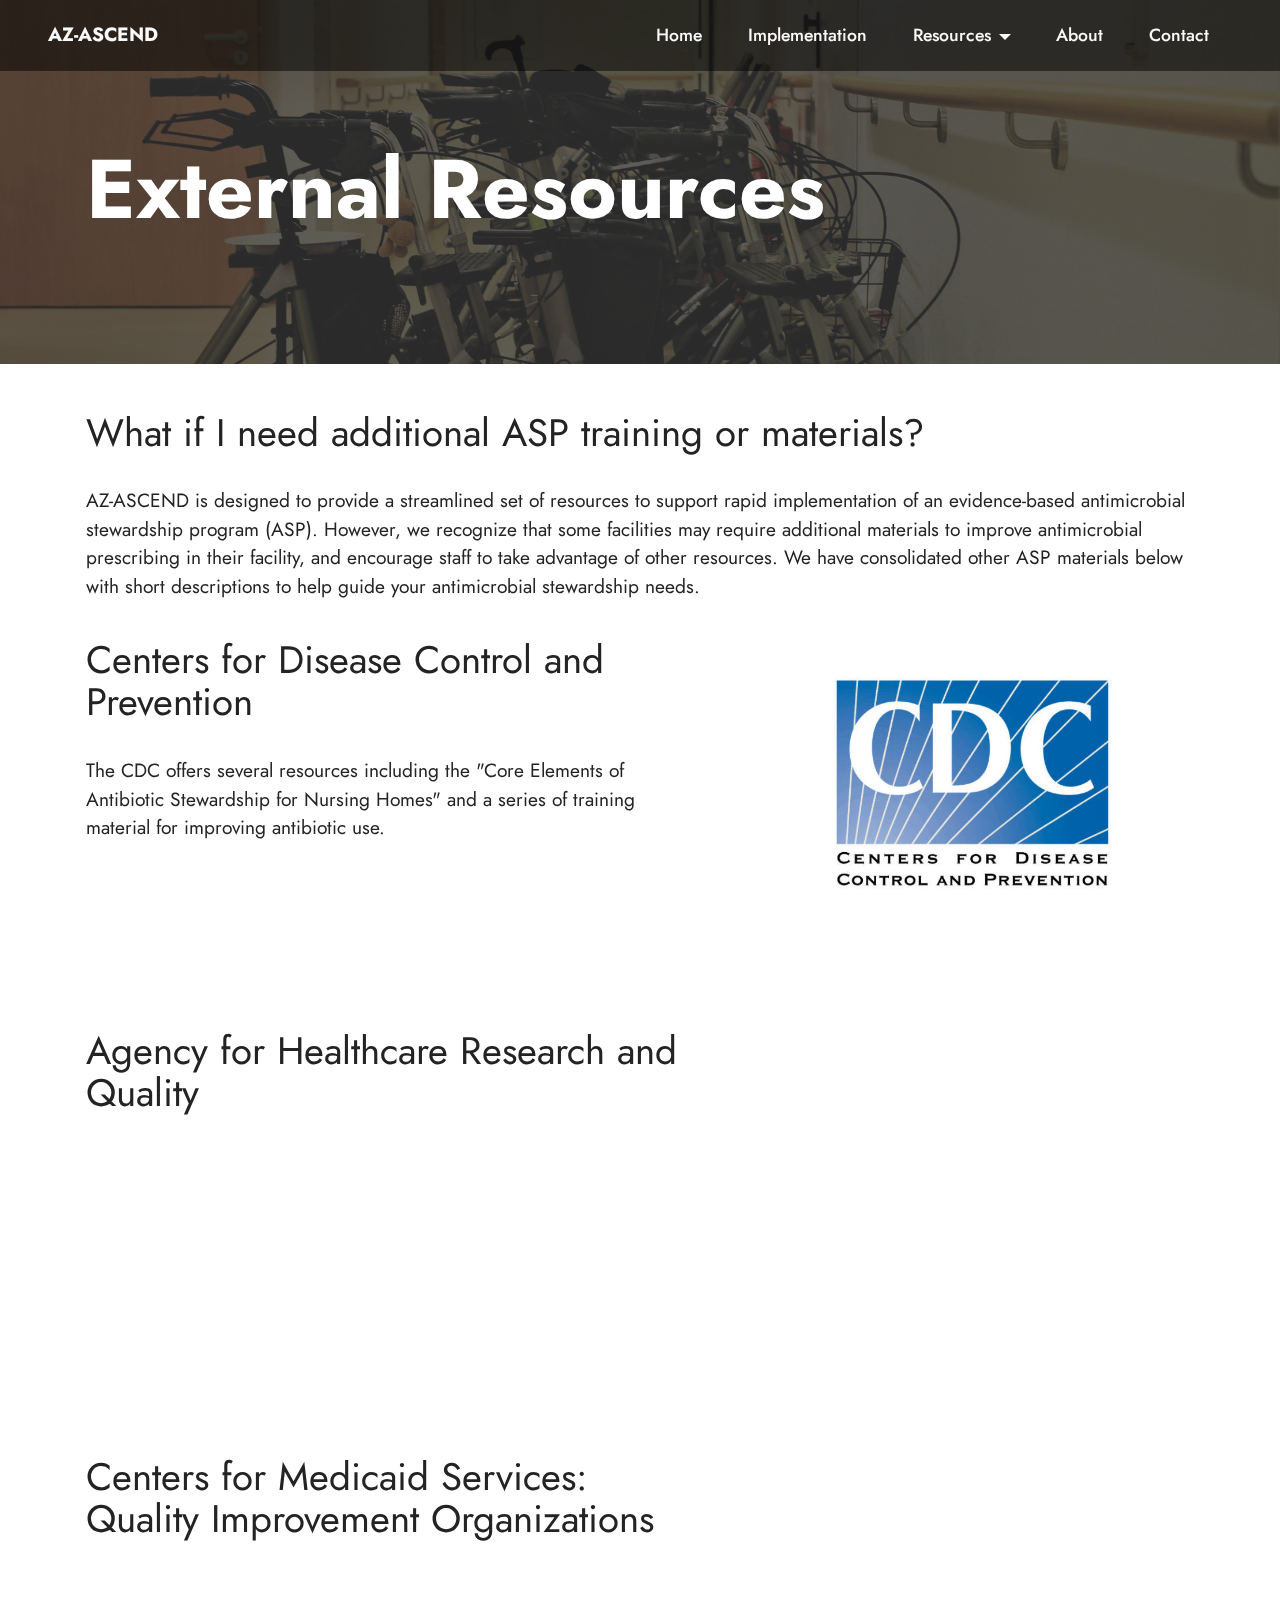
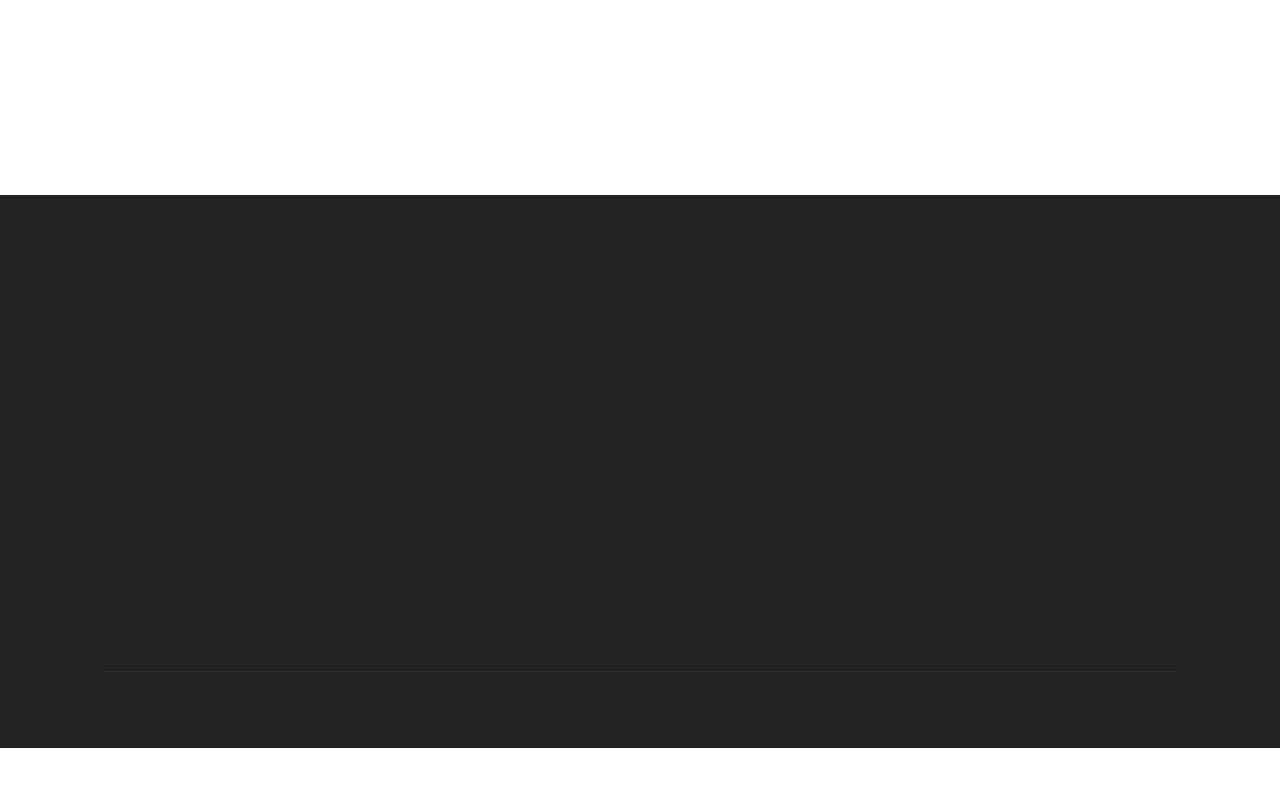
<file: page8.html>
<!DOCTYPE html>
<html  >
<head>
  <!-- Site made with Mobirise Website Builder v5.2.0, https://mobirise.com -->
  <meta charset="UTF-8">
  <meta http-equiv="X-UA-Compatible" content="IE=edge">
  <meta name="generator" content="Mobirise v5.2.0, mobirise.com">
  <meta name="viewport" content="width=device-width, initial-scale=1, minimum-scale=1">
  <link rel="shortcut icon" href="assets/images/flier-logo-128x218-1.png" type="image/x-icon">
  <meta name="description" content="">
  
  
  <title>External Resources</title>
  <link rel="stylesheet" href="assets/web/assets/mobirise-icons2/mobirise2.css">
  <link rel="stylesheet" href="assets/tether/tether.min.css">
  <link rel="stylesheet" href="assets/bootstrap/css/bootstrap.min.css">
  <link rel="stylesheet" href="assets/bootstrap/css/bootstrap-grid.min.css">
  <link rel="stylesheet" href="assets/bootstrap/css/bootstrap-reboot.min.css">
  <link rel="stylesheet" href="assets/dropdown/css/style.css">
  <link rel="stylesheet" href="assets/animatecss/animate.css">
  <link rel="stylesheet" href="assets/socicon/css/styles.css">
  <link rel="stylesheet" href="assets/theme/css/style.css">
  <link rel="preload" as="style" href="assets/mobirise/css/mbr-additional.css"><link rel="stylesheet" href="assets/mobirise/css/mbr-additional.css" type="text/css">
  
  
  
  
</head>
<body>
  
  <section class="menu menu1 cid-t1GOTABetZ" once="menu" id="menu1-2z">
    

    <nav class="navbar navbar-dropdown navbar-fixed-top navbar-expand-lg">
        <div class="container-fluid">
            <div class="navbar-brand">
                
                <span class="navbar-caption-wrap"><a class="navbar-caption text-white text-primary display-7" href="index.html#header2-a">AZ-ASCEND</a></span>
            </div>
            <button class="navbar-toggler" type="button" data-toggle="collapse" data-target="#navbarSupportedContent" aria-controls="navbarNavAltMarkup" aria-expanded="false" aria-label="Toggle navigation">
                <div class="hamburger">
                    <span></span>
                    <span></span>
                    <span></span>
                    <span></span>
                </div>
            </button>
            <div class="collapse navbar-collapse" id="navbarSupportedContent">
                <ul class="navbar-nav nav-dropdown nav-right" data-app-modern-menu="true"><li class="nav-item"><a class="nav-link link text-white text-primary display-4" href="index.html#header2-a">
                            Home</a></li><li class="nav-item"><a class="nav-link link text-white text-primary display-4" href="page7.html">Implementation</a></li><li class="nav-item dropdown"><a class="nav-link link dropdown-toggle text-white display-4" href="#" data-toggle="dropdown-submenu" aria-expanded="false">
                            Resources</a><div class="dropdown-menu"><a class="dropdown-item text-white text-primary display-4" href="modules.html#header2-12">Materials</a><a class="dropdown-item text-white text-primary display-4" href="videos.html#header1-19">Videos</a><a class="dropdown-item text-white text-primary display-4" href="reporting.html#header1-1f">Reporting</a><a class="dropdown-item text-white text-primary display-4" href="page8.html">External</a></div></li><li class="nav-item"><a class="nav-link link text-white text-primary display-4" href="about.html">
                            About</a></li>
                    
                    <li class="nav-item"><a class="nav-link link text-white text-primary display-4" href="index.html#footer6-3">Contact</a>
                    </li></ul>
                
                
            </div>
        </div>
    </nav>
</section>

<section class="header1 cid-t1GOTAXLdo mbr-parallax-background" id="header1-30">

    

    <div class="mbr-overlay" style="opacity: 0.8; background-color: rgb(53, 53, 53);"></div>

    <div class="container">
        <div class="row">
            <div class="col-12 col-lg-10">
                <h1 class="mbr-section-title mbr-fonts-style mb-3 display-1"><strong>External Resources</strong></h1>
                
                
                
            </div>
        </div>
    </div>
</section>

<section class="content5 cid-t1GOTBf3nA" id="content5-31">
    
    <div class="container">
        <div class="row justify-content-center">
            <div class="col-md-12 col-lg-12">
                <h3 class="mbr-section-title mbr-fonts-style mb-4 display-2">
                    What if I need additional ASP training or materials?</h3>
                
                <p class="mbr-text mbr-fonts-style display-7">AZ-ASCEND is designed to provide a streamlined set of resources to support rapid implementation of an evidence-based antimicrobial stewardship program (ASP). However, we recognize that some facilities may require additional materials to improve antimicrobial prescribing in their facility, and encourage staff to take advantage of other resources. We have consolidated other ASP materials below with short descriptions to help guide your antimicrobial stewardship needs.<br></p>
            </div>
        </div>
    </div>
</section>

<section class="features18 cid-t4blub7T6a" id="features19-3k">

    

    
    <div class="container">
        <div class="row justify-content-center">
            <div class="card col-12 col-lg">
                <div class="card-wrapper">
                    <h6 class="card-title mbr-fonts-style mb-4 display-2">Centers for Disease Control and Prevention</h6>
                    <p class="mbr-text mbr-fonts-style display-7">
                        The CDC offers several resources including the "Core Elements of Antibiotic Stewardship for Nursing Homes" and a series of training material for improving antibiotic use.<br></p>
                    <div class="mbr-section-btn"><a class="btn btn-black display-4" href="https://www.cdc.gov/antibiotic-use/core-elements/nursing-homes.html">Core Elements</a> <a class="btn btn-black display-4" href="https://www.cdc.gov/antibiotic-use/stewardship-report/index.html ">How to improve antibiotic use</a></div>
                </div>
            </div>
            <div class="col-12 col-lg-5">
                <div class="image-wrapper">
                    <img src="assets/images/cdc-768x576.jpg" alt="Mobirise">
                </div>
            </div>
        </div>
    </div>
</section>

<section class="features18 cid-t4bluDJ2vG" id="features19-3l">

    

    
    <div class="container">
        <div class="row justify-content-center">
            <div class="card col-12 col-lg">
                <div class="card-wrapper">
                    <h6 class="card-title mbr-fonts-style mb-4 display-2">Agency for Healthcare Research and Quality&nbsp;</h6>
                    <p class="mbr-text mbr-fonts-style display-7">
                        The Long-Term Care Toolkit explains the Four Moments of Antibiotic Decision Making, and has tools to support their implementation and improve prescribing in three areas: developing and improving an antibiotic stewardship program, creating a safety culture around antibiotic prescribing, and disseminating best practices for common infectious diseases.</p>
                    <div class="mbr-section-btn"><a class="btn btn-black display-4" href="https://www.ahrq.gov/antibiotic-use/long-term-care/index.html">Training Materials</a></div>
                </div>
            </div>
            <div class="col-12 col-lg-4">
                <div class="image-wrapper">
                    <img src="assets/images/ahrq-376x375.png" alt="Mobirise">
                </div>
            </div>
        </div>
    </div>
</section>

<section class="features18 cid-t4blvQdGDm" id="features19-3m">

    

    
    <div class="container">
        <div class="row justify-content-center">
            <div class="card col-12 col-lg">
                <div class="card-wrapper">
                    <h6 class="card-title mbr-fonts-style mb-4 display-2">Centers for Medicaid Services: <br>Quality Improvement Organizations</h6>
                    <p class="mbr-text mbr-fonts-style display-7">Training materials and educational videos to describe antibiotic stewardship and how it helps to prevent antibiotic resistance and problems associated with antibiotic use.</p>
                    <div class="mbr-section-btn"><a class="btn btn-black display-4" href="https://qioprogram.org/antibiotic-stewardship">Training Materials</a></div>
                </div>
            </div>
            <div class="col-12 col-lg-4">
                <div class="image-wrapper">
                    <img src="assets/images/qio-394x128.png" alt="Mobirise">
                </div>
            </div>
        </div>
    </div>
</section>

<section class="footer6 cid-t1GOTD2XHq" once="footers" id="footer6-3a">

    

    

    <div class="container">
        <div class="row content mbr-white">
            <div class="col-12 col-md-3 mbr-fonts-style display-7">
                <h5 class="mbr-section-subtitle mbr-fonts-style mb-2 display-7">
                    <strong>Address</strong>
                </h5>
                <p class="mbr-text mbr-fonts-style display-7">1295 N Martin Ave, <br>Tucson, AZ 85724</p> <br>
                <h5 class="mbr-section-subtitle mbr-fonts-style mb-2 mt-4 display-7">
                    <strong>Contact</strong></h5>
                <p class="mbr-text mbr-fonts-style mb-4 display-7">Ferris Ramadan, <em>Coordinator</em><br>Email: ferrisr@arizona.edu&nbsp;<br>
                    Phone: +1 (520) 626-7914<br></p>
            </div>
            <div class="col-12 col-md-3 mbr-fonts-style display-7">
                <h5 class="mbr-section-subtitle mbr-fonts-style mb-2 display-7">
                    <strong>Quick Links</strong>
                </h5>
                <ul class="list mbr-fonts-style mb-4 display-4">
                    <li class="mbr-text item-wrap"><a href="modules.html#header2-12" class="text-info">Modules</a></li><li class="mbr-text item-wrap"><a href="videos.html#header1-19" class="text-info">Videos</a></li><li class="mbr-text item-wrap"><a href="https://www.project-redcap.org/" class="text-info" target="_blank">REDCap</a></li>
                </ul>
                <h5 class="mbr-section-subtitle mbr-fonts-style mb-2 mt-5 display-7">
                    <strong>Feedback</strong>
                </h5>
                <p class="mbr-text mbr-fonts-style mb-4 display-7">
                    Please send us your ideas, bug reports, suggestions. Any feedback would be appreciated.
                </p>
            </div>
            <div class="col-12 col-md-6">
                <div class="google-map"><iframe frameborder="0" style="border:0" src="https://www.google.com/maps/embed/v1/place?key=AIzaSyCZI5F_k6S1k46ujh0SNrapM89f7mJxd30&amp;q=1295 N Martin Ave, Tucson, AZ 85724" allowfullscreen=""></iframe></div>
            </div>
            <div class="col-md-6">
                
            </div>
        </div>
        <div class="footer-lower">
            <div class="media-container-row">
                <div class="col-sm-12">
                    <hr>
                </div>
            </div>
            <div class="col-sm-12 copyright pl-0">
                <p class="mbr-text mbr-fonts-style mbr-white display-7">
                    © Copyright 2020 AZ-ASCEND - All Rights Reserved
                </p>
            </div>
        </div>
    </div>
</section><section style="background-color: #fff; font-family: -apple-system, BlinkMacSystemFont, 'Segoe UI', 'Roboto', 'Helvetica Neue', Arial, sans-serif; color:#aaa; font-size:12px; padding: 0; align-items: center; display: flex;"><a href="https://mobirise.site/d" style="flex: 1 1; height: 3rem; padding-left: 1rem;"></a><p style="flex: 0 0 auto; margin:0; padding-right:1rem;">Made with Mobirise - <a href="https://mobirise.site/l" style="color:#aaa;">More info</a></p></section><script src="assets/web/assets/jquery/jquery.min.js"></script>  <script src="assets/popper/popper.min.js"></script>  <script src="assets/tether/tether.min.js"></script>  <script src="assets/bootstrap/js/bootstrap.min.js"></script>  <script src="assets/smoothscroll/smooth-scroll.js"></script>  <script src="assets/dropdown/js/nav-dropdown.js"></script>  <script src="assets/dropdown/js/navbar-dropdown.js"></script>  <script src="assets/touchswipe/jquery.touch-swipe.min.js"></script>  <script src="assets/viewportchecker/jquery.viewportchecker.js"></script>  <script src="assets/parallax/jarallax.min.js"></script>  <script src="assets/theme/js/script.js"></script>  
  
  
 <div id="scrollToTop" class="scrollToTop mbr-arrow-up"><a style="text-align: center;"><i class="mbr-arrow-up-icon mbr-arrow-up-icon-cm cm-icon cm-icon-smallarrow-up"></i></a></div>
    <input name="animation" type="hidden">
  </body>
</html>
</file>
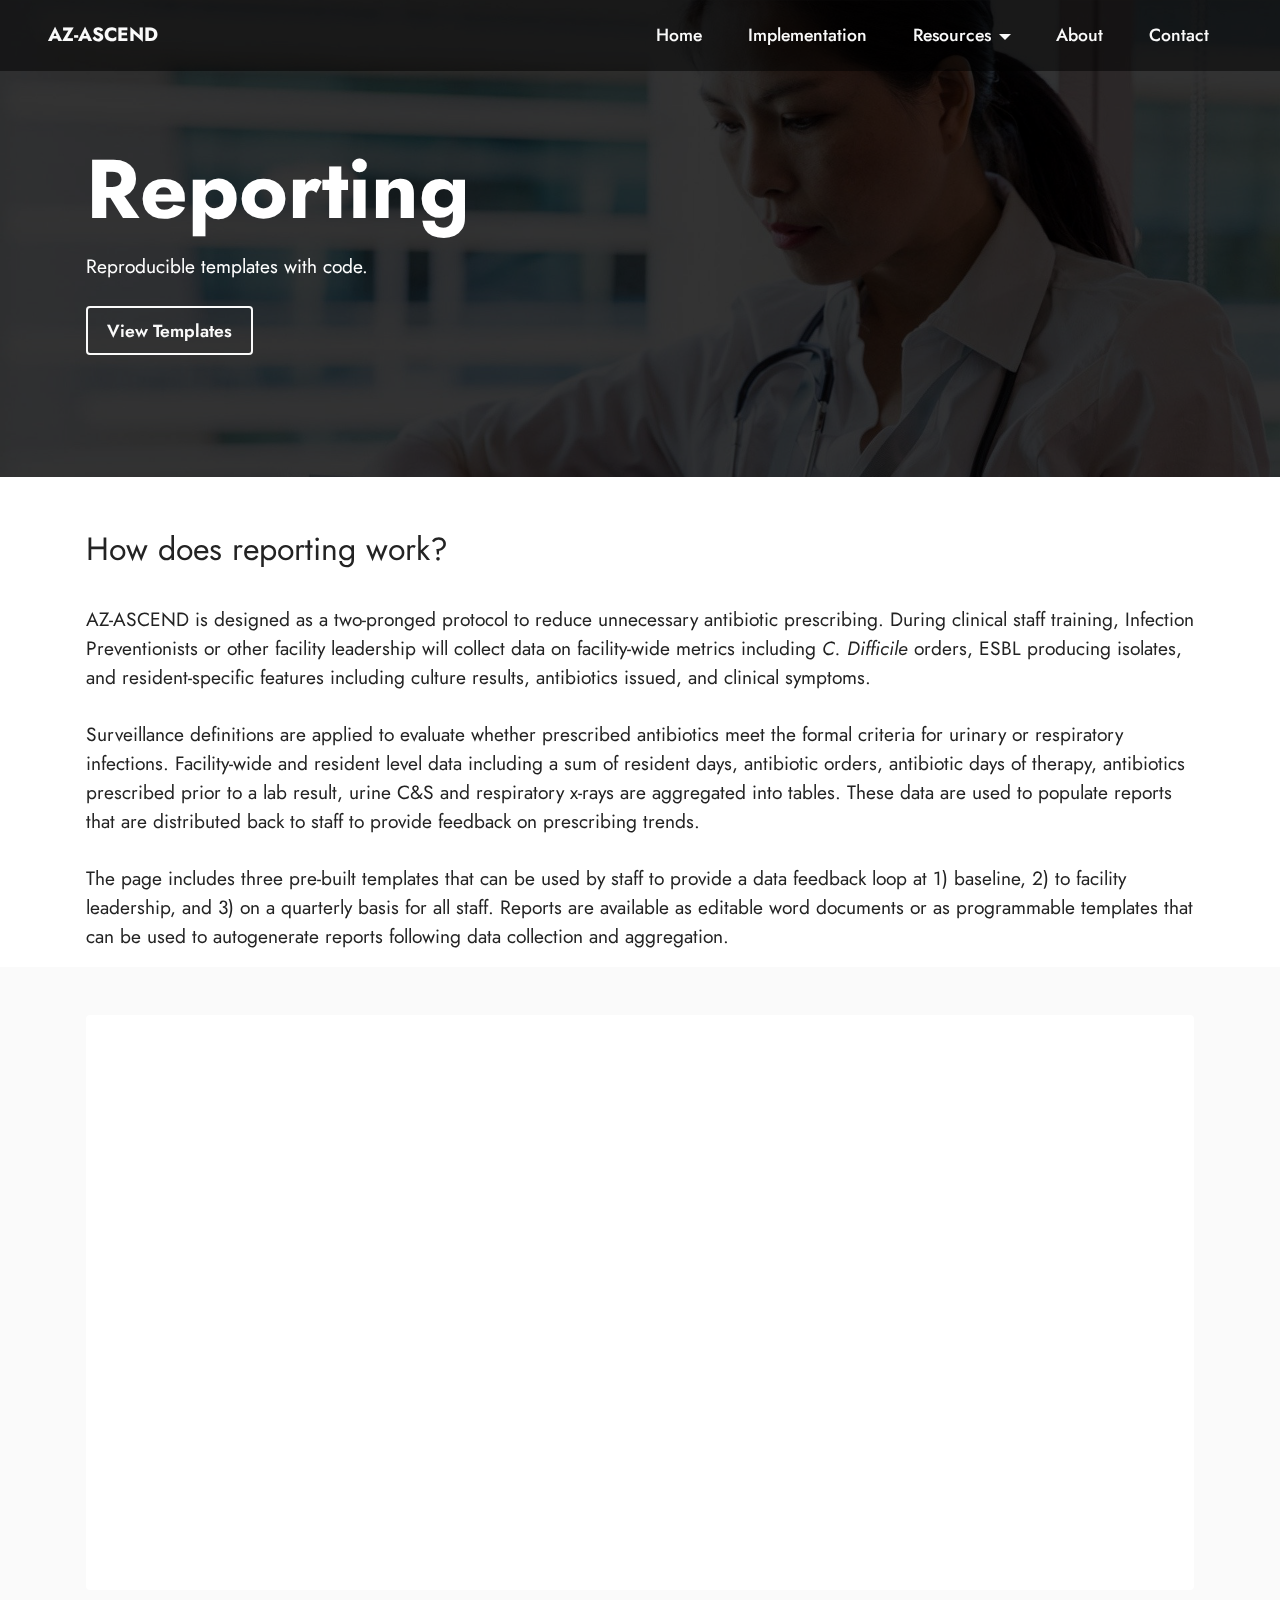
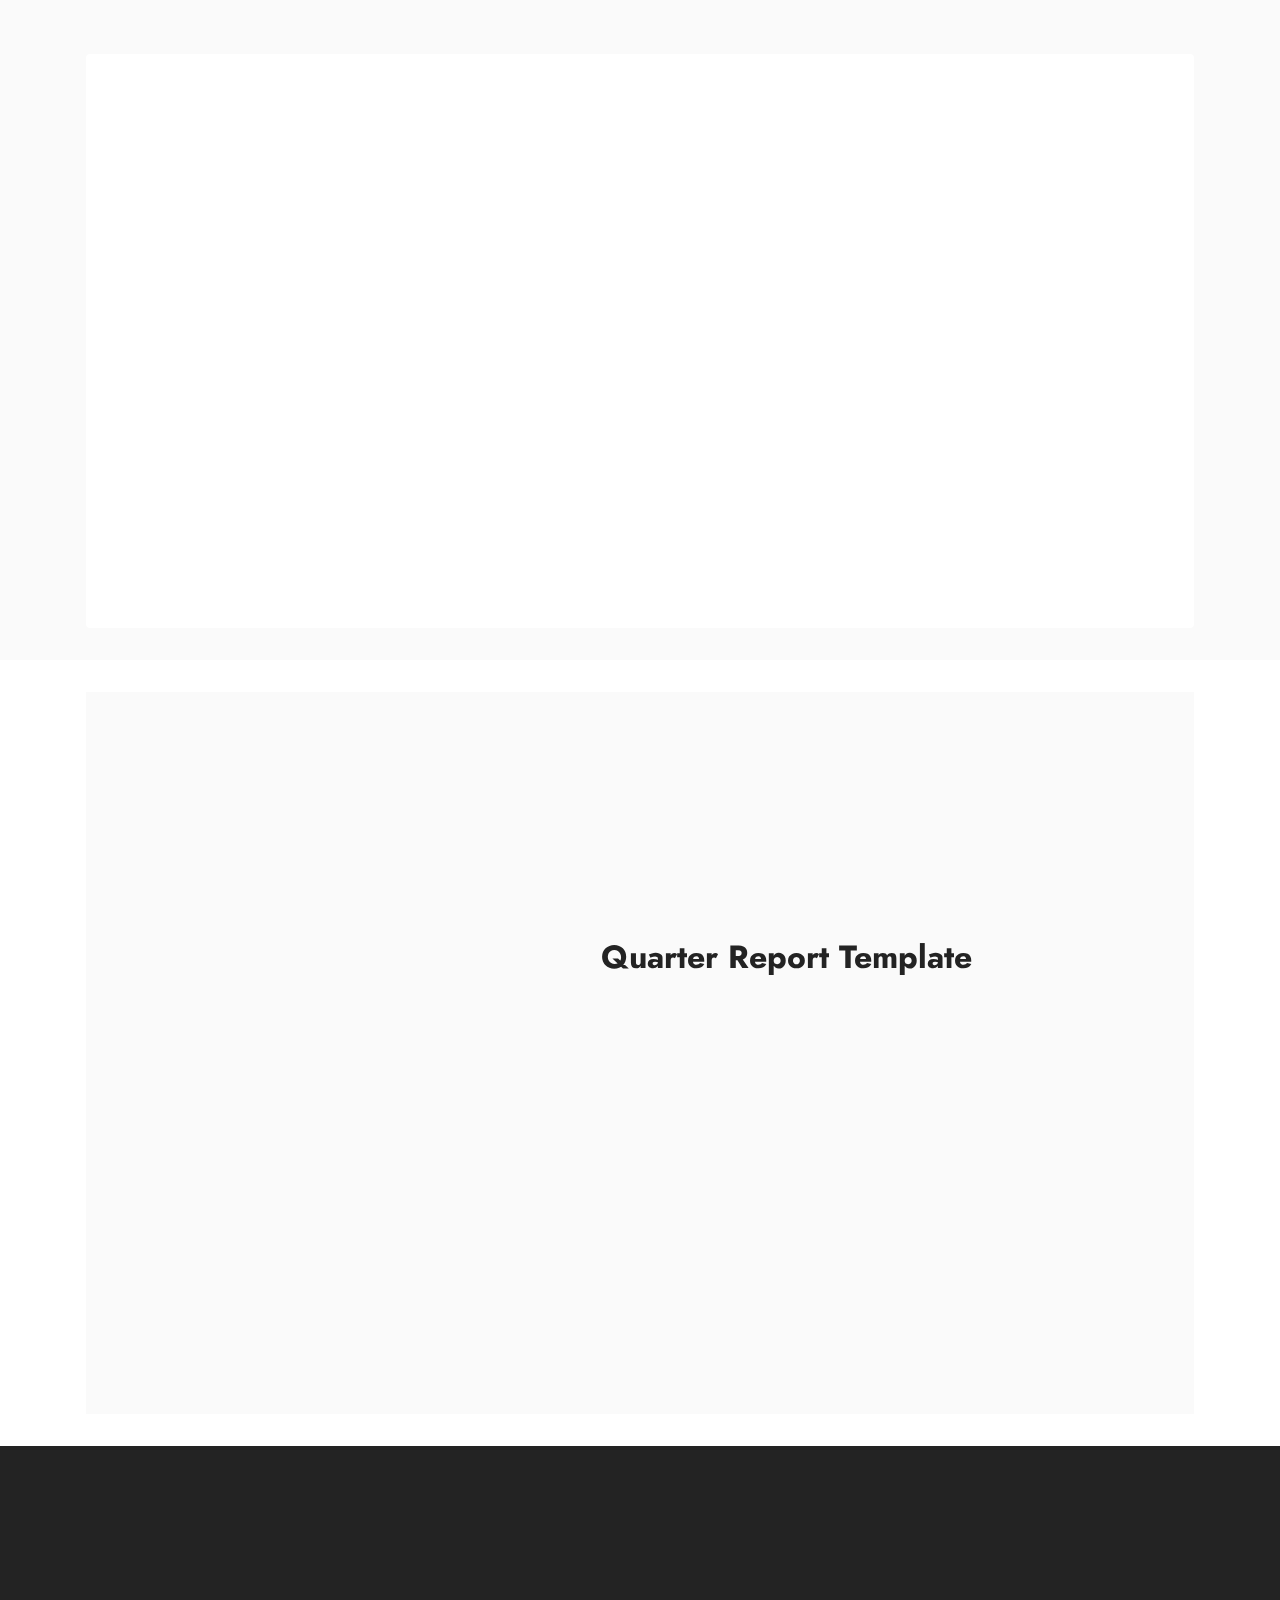
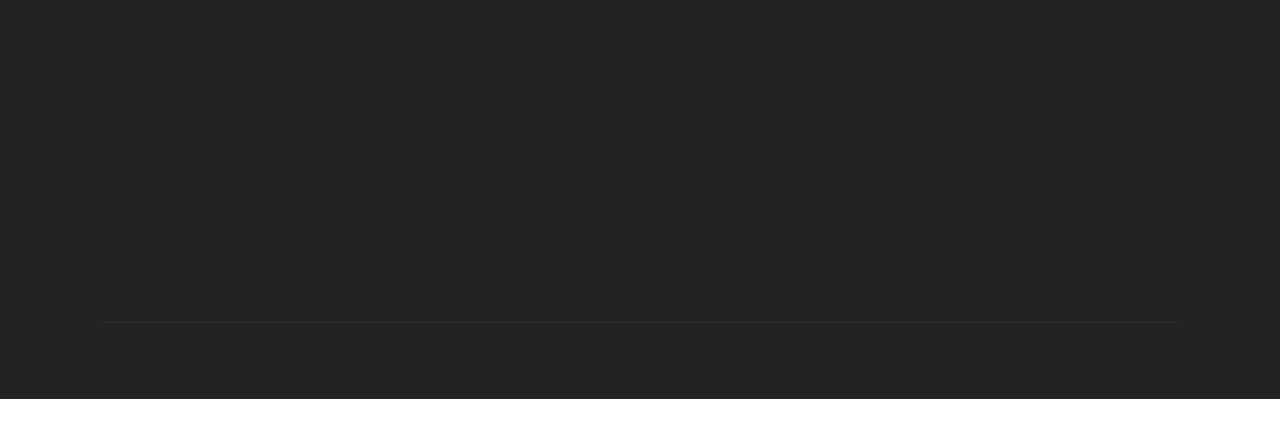
<file: reporting.html>
<!DOCTYPE html>
<html  >
<head>
  <!-- Site made with Mobirise Website Builder v5.2.0, https://mobirise.com -->
  <meta charset="UTF-8">
  <meta http-equiv="X-UA-Compatible" content="IE=edge">
  <meta name="generator" content="Mobirise v5.2.0, mobirise.com">
  <meta name="viewport" content="width=device-width, initial-scale=1, minimum-scale=1">
  <link rel="shortcut icon" href="assets/images/flier-logo-128x218-1.png" type="image/x-icon">
  <meta name="description" content="">
  
  
  <title>Reporting</title>
  <link rel="stylesheet" href="assets/tether/tether.min.css">
  <link rel="stylesheet" href="assets/bootstrap/css/bootstrap.min.css">
  <link rel="stylesheet" href="assets/bootstrap/css/bootstrap-grid.min.css">
  <link rel="stylesheet" href="assets/bootstrap/css/bootstrap-reboot.min.css">
  <link rel="stylesheet" href="assets/dropdown/css/style.css">
  <link rel="stylesheet" href="assets/animatecss/animate.css">
  <link rel="stylesheet" href="assets/socicon/css/styles.css">
  <link rel="stylesheet" href="assets/theme/css/style.css">
  <link rel="preload" as="style" href="assets/mobirise/css/mbr-additional.css"><link rel="stylesheet" href="assets/mobirise/css/mbr-additional.css" type="text/css">
  
  
  
  
</head>
<body>
  
  <section class="menu menu1 cid-sh0YEkC2hE" once="menu" id="menu1-h">
    

    <nav class="navbar navbar-dropdown navbar-fixed-top navbar-expand-lg">
        <div class="container-fluid">
            <div class="navbar-brand">
                
                <span class="navbar-caption-wrap"><a class="navbar-caption text-white text-primary display-7" href="index.html#header2-a">AZ-ASCEND</a></span>
            </div>
            <button class="navbar-toggler" type="button" data-toggle="collapse" data-target="#navbarSupportedContent" aria-controls="navbarNavAltMarkup" aria-expanded="false" aria-label="Toggle navigation">
                <div class="hamburger">
                    <span></span>
                    <span></span>
                    <span></span>
                    <span></span>
                </div>
            </button>
            <div class="collapse navbar-collapse" id="navbarSupportedContent">
                <ul class="navbar-nav nav-dropdown nav-right" data-app-modern-menu="true"><li class="nav-item"><a class="nav-link link text-white text-primary display-4" href="index.html#header2-a">
                            Home</a></li><li class="nav-item"><a class="nav-link link text-white text-primary display-4" href="page7.html">Implementation</a></li><li class="nav-item dropdown"><a class="nav-link link dropdown-toggle text-white display-4" href="#" data-toggle="dropdown-submenu" aria-expanded="false">
                            Resources</a><div class="dropdown-menu"><a class="dropdown-item text-white text-primary display-4" href="modules.html#header2-12">Materials</a><a class="dropdown-item text-white text-primary display-4" href="videos.html#header1-19">Videos</a><a class="dropdown-item text-white text-primary display-4" href="reporting.html#header1-1f">Reporting</a><a class="dropdown-item text-white text-primary display-4" href="page8.html">External</a></div></li><li class="nav-item"><a class="nav-link link text-white text-primary display-4" href="about.html">
                            About</a></li>
                    
                    <li class="nav-item"><a class="nav-link link text-white text-primary display-4" href="index.html#footer6-3">Contact</a>
                    </li></ul>
                
                
            </div>
        </div>
    </nav>
</section>

<section class="header1 cid-sh7HaX7Q3z mbr-parallax-background" id="header1-1f">

    

    <div class="mbr-overlay" style="opacity: 0.8; background-color: rgb(0, 0, 0);"></div>

    <div class="container">
        <div class="row">
            <div class="col-12 col-lg-10">
                <h1 class="mbr-section-title mbr-fonts-style mb-3 display-1"><strong>Reporting</strong></h1>
                
                <p class="mbr-text mbr-fonts-style display-7">Reproducible templates with code.</p>
                <div class="mbr-section-btn mt-3"><a class="btn btn-white-outline display-4" href="https://github.com/az-ascend/Auto-generated-templates" target="_blank">View Templates</a></div>
            </div>
        </div>
    </div>
</section>

<section class="content5 cid-t0I5oyCMNv" id="content5-1v">
    
    <div class="container">
        <div class="row justify-content-center">
            <div class="col-md-12 col-lg-12">
                
                <h4 class="mbr-section-subtitle mbr-fonts-style mb-4 display-5">
                    How does reporting work?</h4>
                <p class="mbr-text mbr-fonts-style display-7">AZ-ASCEND is designed as a two-pronged protocol to reduce unnecessary antibiotic prescribing. During clinical staff training, Infection Preventionists or other facility leadership will collect data on facility-wide metrics including <em>C. Difficile</em> orders, ESBL producing isolates, and resident-specific features including culture results, antibiotics issued, and clinical symptoms.&nbsp;<br><br>Surveillance definitions are applied to evaluate whether prescribed antibiotics meet the formal criteria for urinary or respiratory infections. Facility-wide and resident level data including a sum of resident days, antibiotic orders, antibiotic days of therapy, antibiotics prescribed prior to a lab result, urine C&amp;S and respiratory x-rays are aggregated into tables. These data are used to populate reports that are distributed back to staff to provide feedback on prescribing trends. 
<br><br>The page includes three pre-built templates that can be used by staff to provide a data feedback loop at 1) baseline, 2) to facility leadership, and 3) on a quarterly basis for all staff. Reports are available as editable word documents or as programmable templates that can be used to autogenerate reports following data collection and aggregation.&nbsp;<br></p>
            </div>
        </div>
    </div>
</section>

<section class="features6 cid-sh7HgBsFZ7" id="features7-1g">
    <!---->
    

    
    <div class="container">
        <div class="card-wrapper">
            <div class="row align-items-center">
                <div class="col-12 col-lg-5">
                    <div class="image-wrapper">
                        <img src="assets/images/initial-report-697x906.jpg" alt="Mobirise">
                    </div>
                </div>
                <div class="col-12 col-lg">
                    <div class="text-box">
                        <h5 class="mbr-title mbr-fonts-style display-2">
                            <strong>Initial Prescribing<br>Snapshot</strong></h5>
                        <p class="mbr-text mbr-fonts-style display-7">Within the first month of the program we have designed an initial prescribing report to help keep facilities engaged.</p>
                        
                        <div class="mbr-section-btn pt-3"><a href="https://github.com/az-ascend/base-templates" class="btn btn-black display-4" target="_blank">Base Template</a> <a href="https://github.com/az-ascend/Auto-generated-templates" class="btn btn-black display-4" target="_blank">Programmable Template</a></div>
                    </div>
                </div>
            </div>
        </div>
    </div>
</section>

<section class="features6 cid-sh8142AZES" id="features7-1k">
    <!---->
    

    
    <div class="container">
        <div class="card-wrapper">
            <div class="row align-items-center">
                <div class="col-12 col-lg-5">
                    <div class="image-wrapper">
                        <img src="assets/images/letter-report-696x901.jpeg" alt="Mobirise">
                    </div>
                </div>
                <div class="col-12 col-lg">
                    <div class="text-box">
                        <h5 class="mbr-title mbr-fonts-style display-2"><strong>Initial Prescribing Letter</strong></h5>
                        <p class="mbr-text mbr-fonts-style display-7">A letter provided to the facility director to indicate engagement.</p>
                        
                        <div class="mbr-section-btn pt-3"><a href="https://github.com/az-ascend/base-templates" class="btn btn-black display-4" target="_blank">Base Template</a> <a href="https://github.com/az-ascend/base-templates" class="btn btn-black display-4" target="_blank">Programmable Template</a></div>
                    </div>
                </div>
            </div>
        </div>
    </div>
</section>

<section class="features16 cid-t4bbzoUHrT" id="features17-3g">
    

    
    <div class="container">
        <div class="content-wrapper">
            <div class="row align-items-center">
                <div class="col-12 col-lg-5">
                    <div class="image-wrapper">
                        <img src="assets/images/rep3-663x924.jpg" alt="Mobirise">
                    </div>
                </div>
                <div class="col-12 col-lg">
                    <div class="text-wrapper">
                        <h6 class="card-title mbr-fonts-style display-5"><strong>Quarter Report Template</strong></h6>
                        <p class="mbr-text mbr-fonts-style mb-4 display-4">
                            After beginning the project, a quarterly report will be distributed every three months for the project duration. The report will be used in tandem with trainings as data feedback loops for facilities. </p>
                        <div class="mbr-section-btn mt-3"><a class="btn btn-black display-4" href="https://github.com/az-ascend/base-templates">
                                Base Template</a> <a class="btn btn-black display-4" href="https://github.com/az-ascend/Auto-generated-templates">
                                Programmable Template</a></div>
                    </div>
                </div>
            </div>
        </div>
    </div>
</section>

<section class="footer6 cid-sh0YVrJCiW" once="footers" id="footer6-i">

    

    

    <div class="container">
        <div class="row content mbr-white">
            <div class="col-12 col-md-3 mbr-fonts-style display-7">
                <h5 class="mbr-section-subtitle mbr-fonts-style mb-2 display-7">
                    <strong>Address</strong>
                </h5>
                <p class="mbr-text mbr-fonts-style display-7">1295 N Martin Ave, <br>Tucson, AZ 85724</p> <br>
                <h5 class="mbr-section-subtitle mbr-fonts-style mb-2 mt-4 display-7">
                    <strong>Contact</strong></h5>
                <p class="mbr-text mbr-fonts-style mb-4 display-7">Ferris Ramadan, <em>Coordinator</em><br>Email: ferrisr@arizona.edu&nbsp;<br>
                    Phone: +1 (520) 626-7914<br></p>
            </div>
            <div class="col-12 col-md-3 mbr-fonts-style display-7">
                <h5 class="mbr-section-subtitle mbr-fonts-style mb-2 display-7">
                    <strong>Quick Links</strong>
                </h5>
                <ul class="list mbr-fonts-style mb-4 display-4">
                    <li class="mbr-text item-wrap"><a href="modules.html#header2-12" class="text-info">Modules</a></li><li class="mbr-text item-wrap"><a href="videos.html#header1-19" class="text-info">Videos</a></li><li class="mbr-text item-wrap"><a href="https://www.project-redcap.org/" class="text-info" target="_blank">REDCap</a></li>
                </ul>
                <h5 class="mbr-section-subtitle mbr-fonts-style mb-2 mt-5 display-7">
                    <strong>Feedback</strong>
                </h5>
                <p class="mbr-text mbr-fonts-style mb-4 display-7">
                    Please send us your ideas, bug reports, suggestions. Any feedback would be appreciated.
                </p>
            </div>
            <div class="col-12 col-md-6">
                <div class="google-map"><iframe frameborder="0" style="border:0" src="https://www.google.com/maps/embed/v1/place?key=AIzaSyCZI5F_k6S1k46ujh0SNrapM89f7mJxd30&amp;q=1295 N Martin Ave, Tucson, AZ 85724" allowfullscreen=""></iframe></div>
            </div>
            <div class="col-md-6">
                
            </div>
        </div>
        <div class="footer-lower">
            <div class="media-container-row">
                <div class="col-sm-12">
                    <hr>
                </div>
            </div>
            <div class="col-sm-12 copyright pl-0">
                <p class="mbr-text mbr-fonts-style mbr-white display-7">
                    © Copyright 2020 AZ-ASCEND - All Rights Reserved
                </p>
            </div>
        </div>
    </div>
</section><section style="background-color: #fff; font-family: -apple-system, BlinkMacSystemFont, 'Segoe UI', 'Roboto', 'Helvetica Neue', Arial, sans-serif; color:#aaa; font-size:12px; padding: 0; align-items: center; display: flex;"><a href="https://mobirise.site/l" style="flex: 1 1; height: 3rem; padding-left: 1rem;"></a><p style="flex: 0 0 auto; margin:0; padding-right:1rem;">Designed with <a href="https://mobirise.site/b" style="color:#aaa;">Mobirise</a> site themes</p></section><script src="assets/web/assets/jquery/jquery.min.js"></script>  <script src="assets/popper/popper.min.js"></script>  <script src="assets/tether/tether.min.js"></script>  <script src="assets/bootstrap/js/bootstrap.min.js"></script>  <script src="assets/smoothscroll/smooth-scroll.js"></script>  <script src="assets/dropdown/js/nav-dropdown.js"></script>  <script src="assets/dropdown/js/navbar-dropdown.js"></script>  <script src="assets/touchswipe/jquery.touch-swipe.min.js"></script>  <script src="assets/viewportchecker/jquery.viewportchecker.js"></script>  <script src="assets/parallax/jarallax.min.js"></script>  <script src="assets/theme/js/script.js"></script>  
  
  
 <div id="scrollToTop" class="scrollToTop mbr-arrow-up"><a style="text-align: center;"><i class="mbr-arrow-up-icon mbr-arrow-up-icon-cm cm-icon cm-icon-smallarrow-up"></i></a></div>
    <input name="animation" type="hidden">
  </body>
</html>
</file>
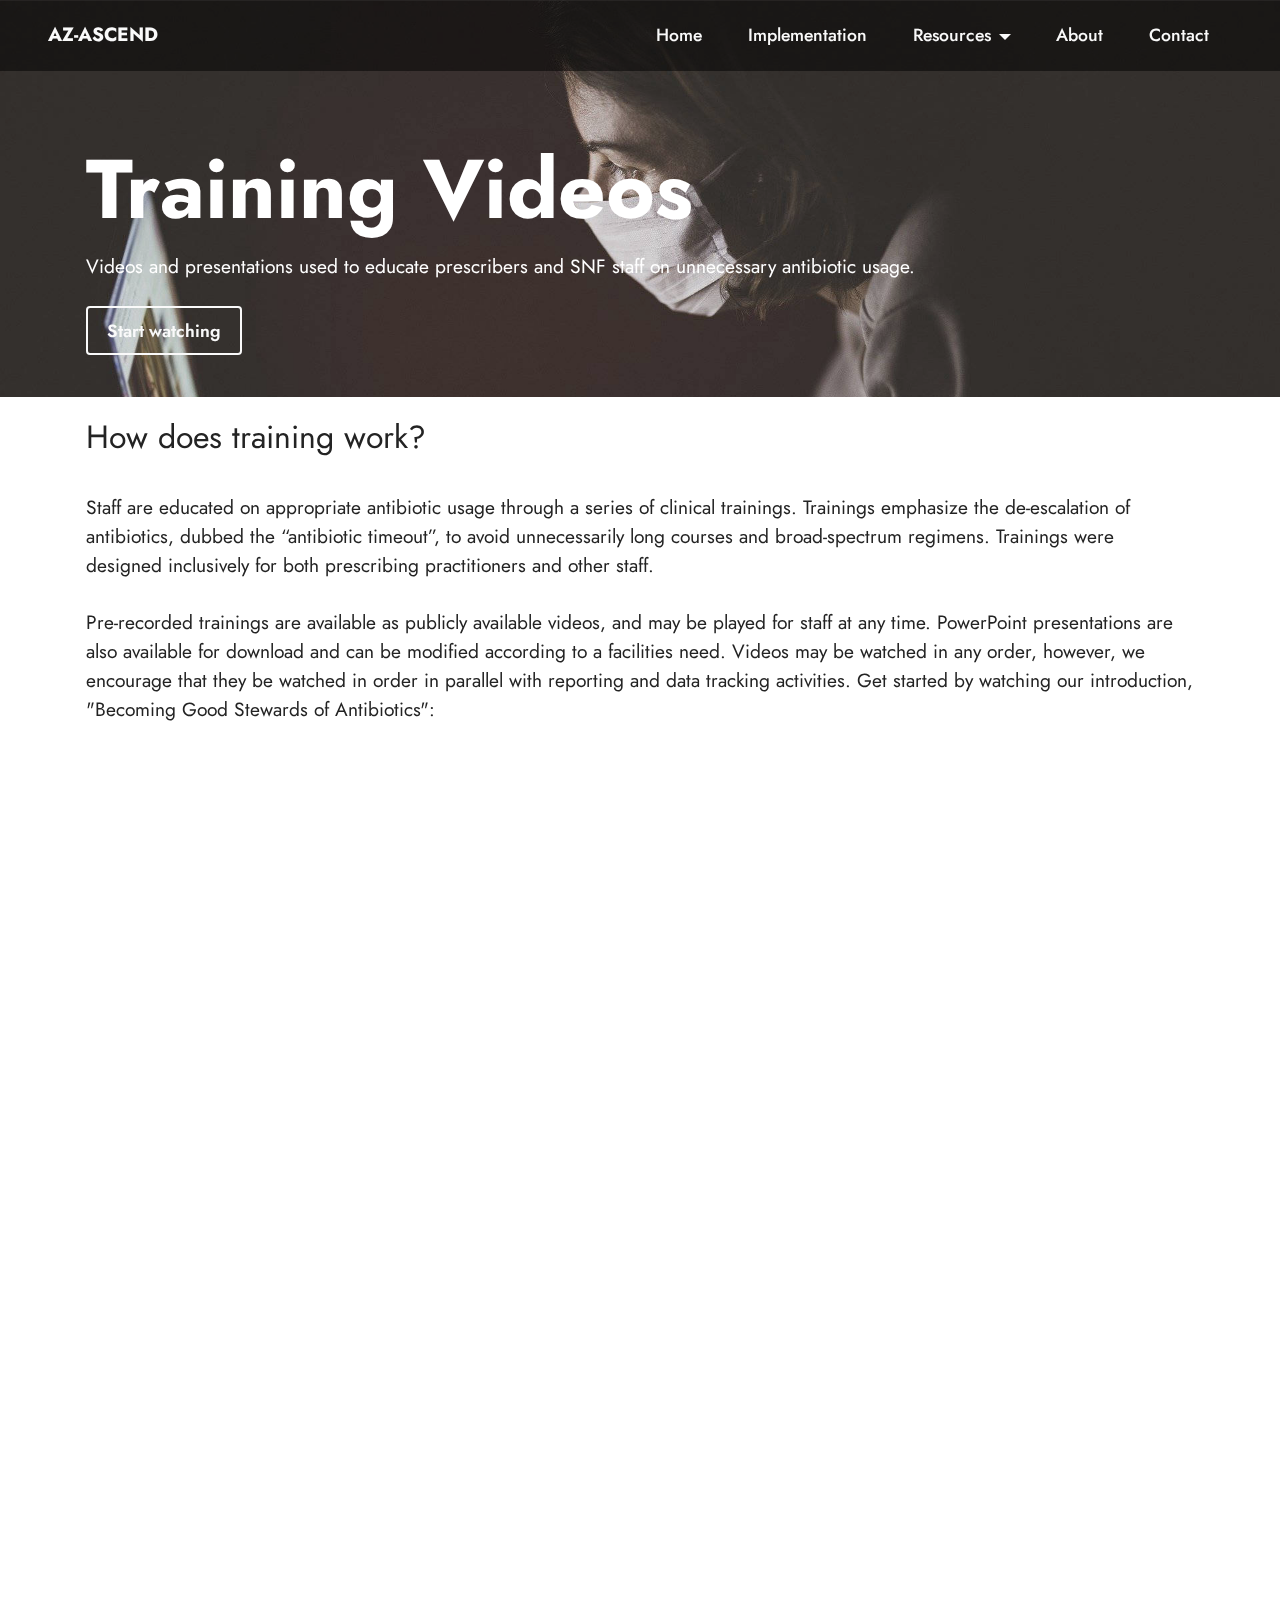
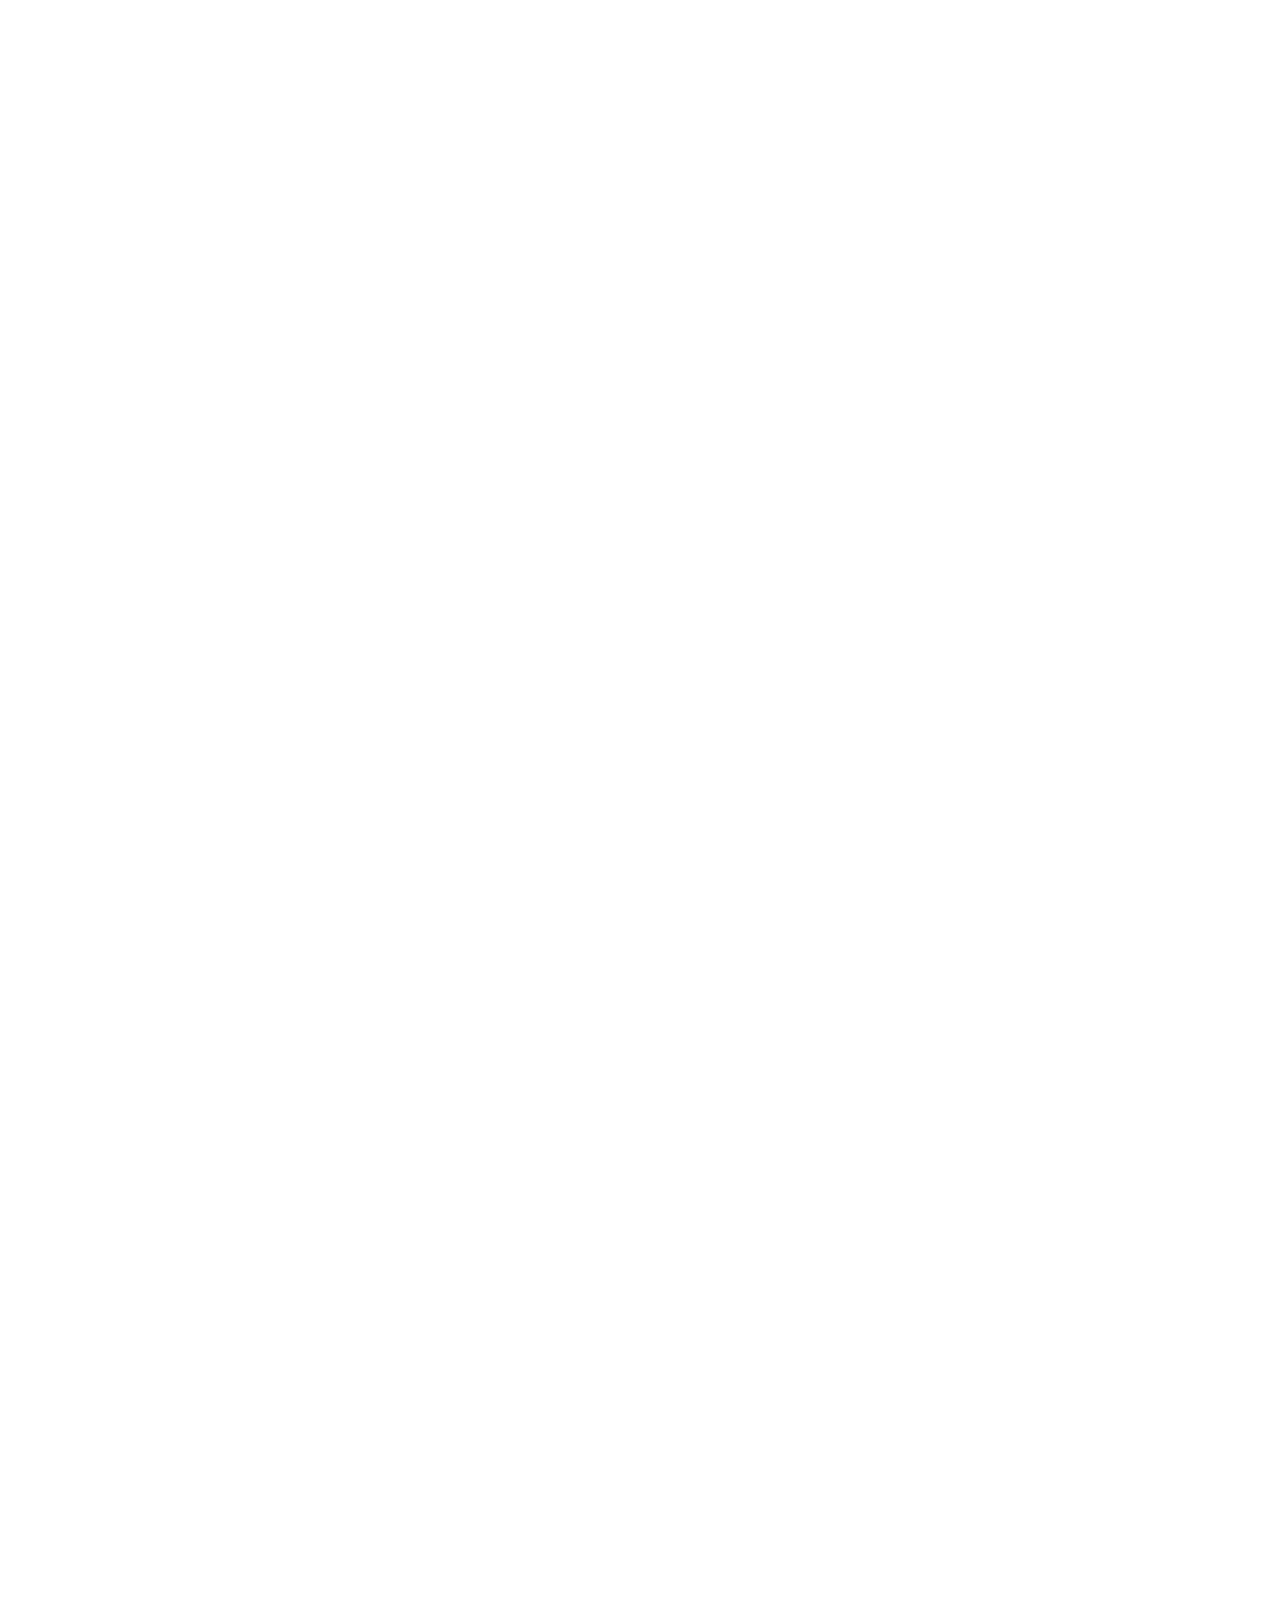
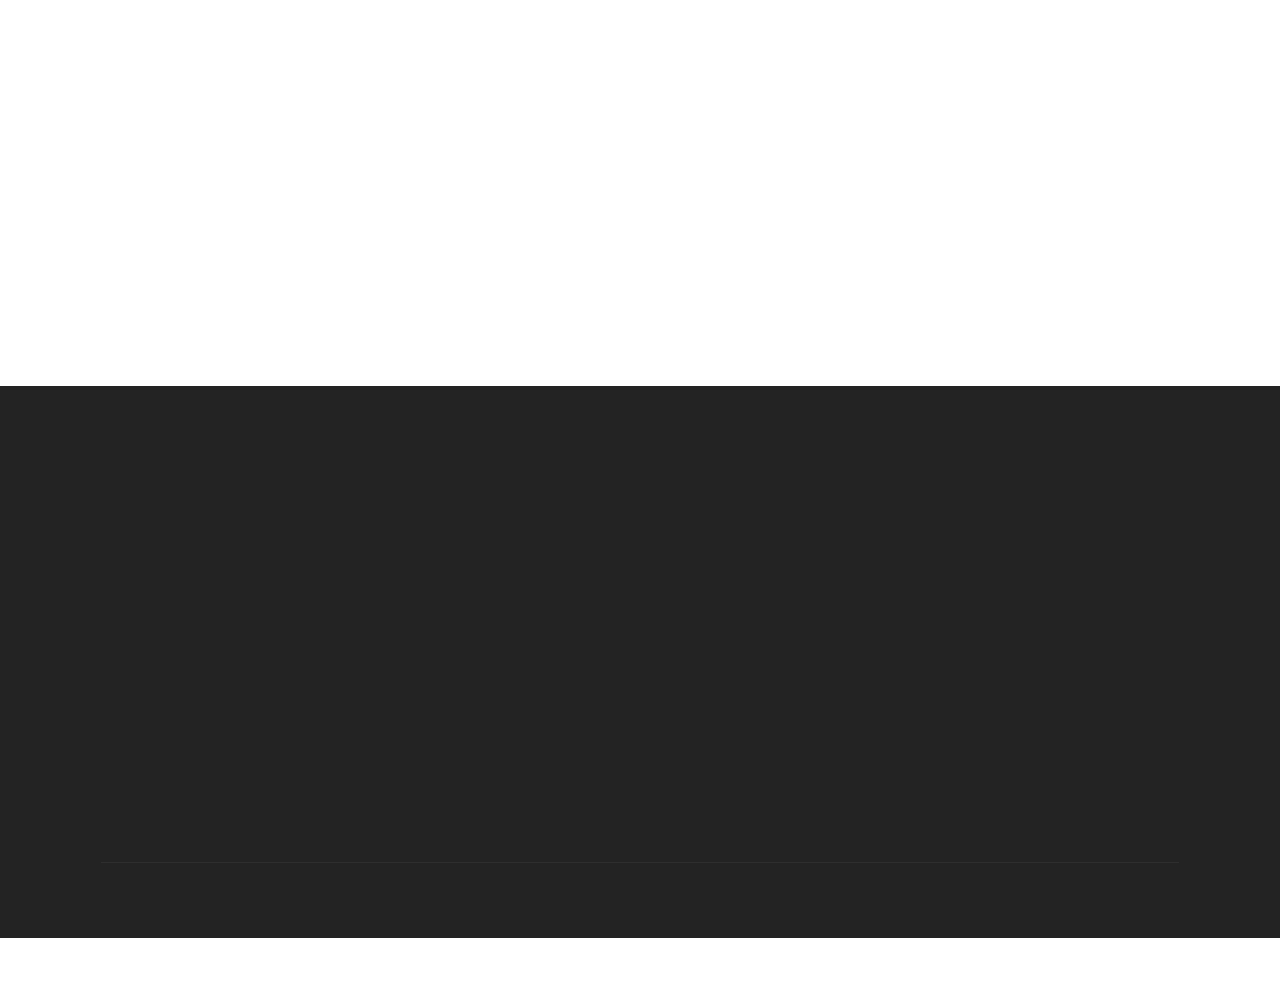
<file: videos.html>
<!DOCTYPE html>
<html  >
<head>
  <!-- Site made with Mobirise Website Builder v5.2.0, https://mobirise.com -->
  <meta charset="UTF-8">
  <meta http-equiv="X-UA-Compatible" content="IE=edge">
  <meta name="generator" content="Mobirise v5.2.0, mobirise.com">
  <meta name="viewport" content="width=device-width, initial-scale=1, minimum-scale=1">
  <link rel="shortcut icon" href="assets/images/flier-logo-128x218-1.png" type="image/x-icon">
  <meta name="description" content="">
  
  
  <title>Videos</title>
  <link rel="stylesheet" href="assets/tether/tether.min.css">
  <link rel="stylesheet" href="assets/bootstrap/css/bootstrap.min.css">
  <link rel="stylesheet" href="assets/bootstrap/css/bootstrap-grid.min.css">
  <link rel="stylesheet" href="assets/bootstrap/css/bootstrap-reboot.min.css">
  <link rel="stylesheet" href="assets/animatecss/animate.css">
  <link rel="stylesheet" href="assets/dropdown/css/style.css">
  <link rel="stylesheet" href="assets/socicon/css/styles.css">
  <link rel="stylesheet" href="assets/theme/css/style.css">
  <link rel="preload" as="style" href="assets/mobirise/css/mbr-additional.css"><link rel="stylesheet" href="assets/mobirise/css/mbr-additional.css" type="text/css">
  
  
  
  
</head>
<body>
  
  <section class="menu menu1 cid-sh0YEkC2hE" once="menu" id="menu1-d">
    

    <nav class="navbar navbar-dropdown navbar-fixed-top navbar-expand-lg">
        <div class="container-fluid">
            <div class="navbar-brand">
                
                <span class="navbar-caption-wrap"><a class="navbar-caption text-white text-primary display-7" href="index.html#header2-a">AZ-ASCEND</a></span>
            </div>
            <button class="navbar-toggler" type="button" data-toggle="collapse" data-target="#navbarSupportedContent" aria-controls="navbarNavAltMarkup" aria-expanded="false" aria-label="Toggle navigation">
                <div class="hamburger">
                    <span></span>
                    <span></span>
                    <span></span>
                    <span></span>
                </div>
            </button>
            <div class="collapse navbar-collapse" id="navbarSupportedContent">
                <ul class="navbar-nav nav-dropdown nav-right" data-app-modern-menu="true"><li class="nav-item"><a class="nav-link link text-white text-primary display-4" href="index.html#header2-a">
                            Home</a></li><li class="nav-item"><a class="nav-link link text-white text-primary display-4" href="page7.html">Implementation</a></li><li class="nav-item dropdown"><a class="nav-link link dropdown-toggle text-white display-4" href="#" data-toggle="dropdown-submenu" aria-expanded="false">
                            Resources</a><div class="dropdown-menu"><a class="dropdown-item text-white text-primary display-4" href="modules.html#header2-12">Materials</a><a class="dropdown-item text-white text-primary display-4" href="videos.html#header1-19">Videos</a><a class="dropdown-item text-white text-primary display-4" href="reporting.html#header1-1f">Reporting</a><a class="dropdown-item text-white text-primary display-4" href="page8.html">External</a></div></li><li class="nav-item"><a class="nav-link link text-white text-primary display-4" href="about.html">
                            About</a></li>
                    
                    <li class="nav-item"><a class="nav-link link text-white text-primary display-4" href="index.html#footer6-3">Contact</a>
                    </li></ul>
                
                
            </div>
        </div>
    </nav>
</section>

<section class="header1 cid-sh7vsPIXxe mbr-parallax-background" id="header1-19">

    

    <div class="mbr-overlay" style="opacity: 0.1; background-color: rgb(250, 250, 250);"></div>

    <div class="container">
        <div class="row">
            <div class="col-12 col-lg-10">
                <h1 class="mbr-section-title mbr-fonts-style mb-3 display-1"><strong>Training Videos</strong></h1>
                
                <p class="mbr-text mbr-fonts-style display-7">Videos and presentations used to educate prescribers and SNF staff on unnecessary antibiotic usage.&nbsp;</p>
                <div class="mbr-section-btn mt-3"><a class="btn btn-white-outline display-4" href="videos.html#video4-j">Start watching</a></div>
            </div>
        </div>
    </div>
</section>

<section class="content5 cid-t4beITuX4F" id="content5-3i">
    
    <div class="container">
        <div class="row justify-content-center">
            <div class="col-md-12 col-lg-12">
                
                <h4 class="mbr-section-subtitle mbr-fonts-style mb-4 display-5">
                    How does training work?</h4>
                <p class="mbr-text mbr-fonts-style display-7">
                    Staff are educated on appropriate antibiotic usage through a series of clinical trainings. Trainings emphasize the de-escalation of antibiotics, dubbed the “antibiotic timeout”, to avoid unnecessarily long courses and broad-spectrum regimens. Trainings were designed inclusively for both prescribing practitioners and other staff.&nbsp;<br><br>Pre-recorded trainings are available as publicly available videos, and may be played for staff at any time. PowerPoint presentations are also available for download and can be modified according to a facilities need. Videos may be watched in any order, however, we encourage that they be watched in order in parallel with reporting and data tracking activities. Get started by watching our introduction, "Becoming Good Stewards of Antibiotics":&nbsp;</p>
            </div>
        </div>
    </div>
</section>

<section class="video4 cid-t4rwi7fTqq" id="video4-3t">
    
    
    <div class="container">
        <div class="title-wrapper mb-5">
            
        </div>
        <div class="row align-items-center">
            <div class="col-12 col-lg-8 video-block">
                <div class="video-wrapper"><iframe class="mbr-embedded-video" src="https://www.youtube.com/embed/s8YZH1f5KVc?rel=0&amp;amp;showinfo=0&amp;autoplay=0&amp;loop=0" width="1280" height="720" frameborder="0" allowfullscreen></iframe></div>
                
            </div>
            <div class="col-12 col-lg">
                <div class="text-wrapper">
                    <h5 class="mbr-section-subtitle mbr-fonts-style mb-3 display-5"><strong>Becoming Good Stewards of Antibiotics</strong></h5>
                    <p class="mbr-text mbr-fonts-style display-7">An introduction to our precious and shared resource to protect against bacterial infections: antibiotics. Dr. Pete reviews the main features of the AZ-ASCEND protocol, and provides a background on UTI microbiology.&nbsp;<br></p>
                </div>
            </div>
        </div>
    </div>
</section>

<section class="content12 cid-t4rx6VX4nS" id="content12-3w">
    
    <div class="container">
        <div class="row justify-content-center">
            <div class="col-md-12 col-lg-7">
                <div class="mbr-section-btn align-center"><a class="btn btn-black display-4" href="https://github.com/az-ascend/presentations/blob/main/Protocol%20Features%20Overview%20&%20Micro%20101.pptx?raw=true" target="_blank">Download Presentation</a></div>
            </div>
        </div>
    </div>
</section>

<section class="video4 cid-sh1jaoIMMS" id="video4-l">
    
    
    <div class="container">
        <div class="title-wrapper mb-5">
            
        </div>
        <div class="row align-items-center">
            <div class="col-12 col-lg-8 video-block">
                <div class="video-wrapper"><iframe class="mbr-embedded-video" src="https://www.youtube.com/embed/yrMbeYn1Mgo?rel=0&amp;amp;showinfo=0&amp;autoplay=0&amp;loop=0" width="1280" height="720" frameborder="0" allowfullscreen></iframe></div>
                
            </div>
            <div class="col-12 col-lg">
                <div class="text-wrapper">
                    <h5 class="mbr-section-subtitle mbr-fonts-style mb-3 display-5"><strong>Active Observation - Alternative to Empiric Antibiotics</strong></h5>
                    <p class="mbr-text mbr-fonts-style display-7">Case definitions are reviewed in the context of the 'McGeer criteria'. Dr. Pete provides case vignettes to demonstrate the application of clinical and laboratory breakpoints to evaluate suspected bacterial infections. </p>
                </div>
            </div>
        </div>
    </div>
</section>

<section class="content12 cid-t4rx7NWQ20" id="content12-3x">
    
    <div class="container">
        <div class="row justify-content-center">
            <div class="col-md-12 col-lg-7">
                <div class="mbr-section-btn align-center"><a class="btn btn-black display-4" href="https://github.com/az-ascend/presentations/blob/main/Active%20Observation%20-%20Alternative%20to%20Empiric%20Antibiotics.pptx?raw=true" target="_blank">Download Presentation</a></div>
            </div>
        </div>
    </div>
</section>

<section class="video4 cid-t4rwCxZOU3" id="video4-3u">
    
    
    <div class="container">
        <div class="title-wrapper mb-5">
            
        </div>
        <div class="row align-items-center">
            <div class="col-12 col-lg-8 video-block">
                <div class="video-wrapper"><iframe class="mbr-embedded-video" src="https://www.youtube.com/embed/xup2clck2rg?rel=0&amp;amp;showinfo=0&amp;autoplay=0&amp;loop=0" width="1280" height="720" frameborder="0" allowfullscreen></iframe></div>
                
            </div>
            <div class="col-12 col-lg">
                <div class="text-wrapper">
                    <h5 class="mbr-section-subtitle mbr-fonts-style mb-3 display-5"><strong>Talking Stewardship with Families and Residents</strong></h5>
                    <p class="mbr-text mbr-fonts-style display-7">
                        Families often believe antibiotics are after any change in condition. Here we navigate how to balance expectations of loved ones and best practice for residents in nursing homes. </p>
                </div>
            </div>
        </div>
    </div>
</section>

<section class="content12 cid-t4rx93JlTZ" id="content12-3y">
    
    <div class="container">
        <div class="row justify-content-center">
            <div class="col-md-12 col-lg-7">
                <div class="mbr-section-btn align-center"><a class="btn btn-black display-4" href="https://github.com/az-ascend/presentations/blob/main/Talking%20Stewardship%20with%20Families%20&%20Residents.pptx?raw=true" target="_blank">Download Presentation</a></div>
            </div>
        </div>
    </div>
</section>

<section class="video4 cid-sRvtuBNlIc" id="video4-1r">
    
    
    <div class="container">
        <div class="title-wrapper mb-5">
            
        </div>
        <div class="row align-items-center">
            <div class="col-12 col-lg-8 video-block">
                <div class="video-wrapper"><iframe class="mbr-embedded-video" src="https://www.youtube.com/embed/XRoAP6lpYNs?rel=0&amp;amp;showinfo=0&amp;autoplay=0&amp;loop=0" width="1280" height="720" frameborder="0" allowfullscreen></iframe></div>
                
            </div>
            <div class="col-12 col-lg">
                <div class="text-wrapper">
                    <h5 class="mbr-section-subtitle mbr-fonts-style mb-3 display-5">
                        <strong>Sepsis Awareness</strong></h5>
                    <p class="mbr-text mbr-fonts-style display-7">
                        Sepsis is a rare but critical scenario among residents. Dr. Pete reviews previous sepsis programs and misconceptions. Change-of-condition thresholds are clarified to inform when a change in prescribing protocol is necessary.&nbsp;</p>
                </div>
            </div>
        </div>
    </div>
</section>

<section class="content12 cid-t4rx9HV3hu" id="content12-3z">
    
    <div class="container">
        <div class="row justify-content-center">
            <div class="col-md-12 col-lg-7">
                <div class="mbr-section-btn align-center"><a class="btn btn-black display-4" href="https://github.com/az-ascend/presentations/blob/main/Sepsis%20Awareness.pptx?raw=true" target="_blank">Download Presentation</a></div>
            </div>
        </div>
    </div>
</section>

<section class="video4 cid-t4rwQKt0k1" id="video4-3v">
    
    
    <div class="container">
        <div class="title-wrapper mb-5">
            
        </div>
        <div class="row align-items-center">
            <div class="col-12 col-lg-8 video-block">
                <div class="video-wrapper"><iframe class="mbr-embedded-video" src="https://www.youtube.com/embed/UGHUCy6D9jA?rel=0&amp;amp;showinfo=0&amp;autoplay=0&amp;loop=0" width="1280" height="720" frameborder="0" allowfullscreen></iframe></div>
                
            </div>
            <div class="col-12 col-lg">
                <div class="text-wrapper">
                    <h5 class="mbr-section-subtitle mbr-fonts-style mb-3 display-5"><strong>Prophylactic Antibiotics - Common Myths</strong></h5>
                    <p class="mbr-text mbr-fonts-style display-7">
                        Antibiotics are prescribed in excess among residents with 'recurrent UTIs' or invasive procedures. Diagnostic stewardship activities are clarified under these scenarios.&nbsp;</p>
                </div>
            </div>
        </div>
    </div>
</section>

<section class="content12 cid-t4rvognUST" id="content12-3s">
    
    <div class="container">
        <div class="row justify-content-center">
            <div class="col-md-12 col-lg-7">
                <div class="mbr-section-btn align-center"><a class="btn btn-black display-4" href="https://github.com/az-ascend/presentations/blob/main/Prophylactic%20Antibiotics%20-%20Common%20Myths.pptx?raw=true" target="_blank">Download Presentation</a></div>
            </div>
        </div>
    </div>
</section>

<section class="footer6 cid-sh0YVrJCiW" once="footers" id="footer6-e">

    

    

    <div class="container">
        <div class="row content mbr-white">
            <div class="col-12 col-md-3 mbr-fonts-style display-7">
                <h5 class="mbr-section-subtitle mbr-fonts-style mb-2 display-7">
                    <strong>Address</strong>
                </h5>
                <p class="mbr-text mbr-fonts-style display-7">1295 N Martin Ave, <br>Tucson, AZ 85724</p> <br>
                <h5 class="mbr-section-subtitle mbr-fonts-style mb-2 mt-4 display-7">
                    <strong>Contact</strong></h5>
                <p class="mbr-text mbr-fonts-style mb-4 display-7">Ferris Ramadan, <em>Coordinator</em><br>Email: ferrisr@arizona.edu&nbsp;<br>
                    Phone: +1 (520) 626-7914<br></p>
            </div>
            <div class="col-12 col-md-3 mbr-fonts-style display-7">
                <h5 class="mbr-section-subtitle mbr-fonts-style mb-2 display-7">
                    <strong>Quick Links</strong>
                </h5>
                <ul class="list mbr-fonts-style mb-4 display-4">
                    <li class="mbr-text item-wrap"><a href="modules.html#header2-12" class="text-info">Modules</a></li><li class="mbr-text item-wrap"><a href="videos.html#header1-19" class="text-info">Videos</a></li><li class="mbr-text item-wrap"><a href="https://www.project-redcap.org/" class="text-info" target="_blank">REDCap</a></li>
                </ul>
                <h5 class="mbr-section-subtitle mbr-fonts-style mb-2 mt-5 display-7">
                    <strong>Feedback</strong>
                </h5>
                <p class="mbr-text mbr-fonts-style mb-4 display-7">
                    Please send us your ideas, bug reports, suggestions. Any feedback would be appreciated.
                </p>
            </div>
            <div class="col-12 col-md-6">
                <div class="google-map"><iframe frameborder="0" style="border:0" src="https://www.google.com/maps/embed/v1/place?key=AIzaSyDk89J4FSunMF33ruMVWJaJht_Ro0kvoXs&amp;q=1295 N Martin Ave, Tucson, AZ 85724" allowfullscreen=""></iframe></div>
            </div>
            <div class="col-md-6">
                
            </div>
        </div>
        <div class="footer-lower">
            <div class="media-container-row">
                <div class="col-sm-12">
                    <hr>
                </div>
            </div>
            <div class="col-sm-12 copyright pl-0">
                <p class="mbr-text mbr-fonts-style mbr-white display-7">
                    © Copyright 2020 AZ-ASCEND - All Rights Reserved
                </p>
            </div>
        </div>
    </div>
</section><section style="background-color: #fff; font-family: -apple-system, BlinkMacSystemFont, 'Segoe UI', 'Roboto', 'Helvetica Neue', Arial, sans-serif; color:#aaa; font-size:12px; padding: 0; align-items: center; display: flex;"><a href="https://mobirise.site/q" style="flex: 1 1; height: 3rem; padding-left: 1rem;"></a><p style="flex: 0 0 auto; margin:0; padding-right:1rem;"><a href="https://mobirise.site/t" style="color:#aaa;">Designed</a> with Mobirise html web theme</p></section><script src="assets/web/assets/jquery/jquery.min.js"></script>  <script src="assets/popper/popper.min.js"></script>  <script src="assets/tether/tether.min.js"></script>  <script src="assets/bootstrap/js/bootstrap.min.js"></script>  <script src="assets/smoothscroll/smooth-scroll.js"></script>  <script src="assets/parallax/jarallax.min.js"></script>  <script src="assets/viewportchecker/jquery.viewportchecker.js"></script>  <script src="assets/dropdown/js/nav-dropdown.js"></script>  <script src="assets/dropdown/js/navbar-dropdown.js"></script>  <script src="assets/touchswipe/jquery.touch-swipe.min.js"></script>  <script src="assets/playervimeo/vimeo_player.js"></script>  <script src="assets/theme/js/script.js"></script>  
  
  
 <div id="scrollToTop" class="scrollToTop mbr-arrow-up"><a style="text-align: center;"><i class="mbr-arrow-up-icon mbr-arrow-up-icon-cm cm-icon cm-icon-smallarrow-up"></i></a></div>
    <input name="animation" type="hidden">
  </body>
</html>
</file>
<file: assets/web/assets/mobirise-icons2/mobirise2.css>
@font-face {
  font-family: 'Moririse2';
  font-display: swap;
  src:  url('mobirise2.eot?f2bix4');
  src:  url('mobirise2.eot?f2bix4#iefix') format('embedded-opentype'),
    url('mobirise2.ttf?f2bix4') format('truetype'),
    url('mobirise2.woff?f2bix4') format('woff'),
    url('mobirise2.svg?f2bix4#mobirise2') format('svg');
  font-weight: normal;
  font-style: normal;
}

[class^="mobi-"], [class*=" mobi-"] {
  /* use !important to prevent issues with browser extensions that change fonts */
  font-family: 'Moririse2' !important;
  speak: none;
  font-style: normal;
  font-weight: normal;
  font-variant: normal;
  text-transform: none;
  line-height: 1;

  /* Better Font Rendering =========== */
  -webkit-font-smoothing: antialiased;
  -moz-osx-font-smoothing: grayscale;
}

.mobi-mbri-add-submenu:before {
  content: "\e900";
}
.mobi-mbri-alert:before {
  content: "\e901";
}
.mobi-mbri-align-center:before {
  content: "\e902";
}
.mobi-mbri-align-justify:before {
  content: "\e903";
}
.mobi-mbri-align-left:before {
  content: "\e904";
}
.mobi-mbri-align-right:before {
  content: "\e905";
}
.mobi-mbri-android:before {
  content: "\e906";
}
.mobi-mbri-apple:before {
  content: "\e907";
}
.mobi-mbri-arrow-down:before {
  content: "\e908";
}
.mobi-mbri-arrow-next:before {
  content: "\e909";
}
.mobi-mbri-arrow-prev:before {
  content: "\e90a";
}
.mobi-mbri-arrow-up:before {
  content: "\e90b";
}
.mobi-mbri-bold:before {
  content: "\e90c";
}
.mobi-mbri-bookmark:before {
  content: "\e90d";
}
.mobi-mbri-bootstrap:before {
  content: "\e90e";
}
.mobi-mbri-briefcase:before {
  content: "\e90f";
}
.mobi-mbri-browse:before {
  content: "\e910";
}
.mobi-mbri-bulleted-list:before {
  content: "\e911";
}
.mobi-mbri-calendar:before {
  content: "\e912";
}
.mobi-mbri-camera:before {
  content: "\e913";
}
.mobi-mbri-cart-add:before {
  content: "\e914";
}
.mobi-mbri-cart-full:before {
  content: "\e915";
}
.mobi-mbri-cash:before {
  content: "\e916";
}
.mobi-mbri-change-style:before {
  content: "\e917";
}
.mobi-mbri-chat:before {
  content: "\e918";
}
.mobi-mbri-clock:before {
  content: "\e919";
}
.mobi-mbri-close:before {
  content: "\e91a";
}
.mobi-mbri-cloud:before {
  content: "\e91b";
}
.mobi-mbri-code:before {
  content: "\e91c";
}
.mobi-mbri-contact-form:before {
  content: "\e91d";
}
.mobi-mbri-credit-card:before {
  content: "\e91e";
}
.mobi-mbri-cursor-click:before {
  content: "\e91f";
}
.mobi-mbri-cust-feedback:before {
  content: "\e920";
}
.mobi-mbri-database:before {
  content: "\e921";
}
.mobi-mbri-delivery:before {
  content: "\e922";
}
.mobi-mbri-desktop:before {
  content: "\e923";
}
.mobi-mbri-devices:before {
  content: "\e924";
}
.mobi-mbri-down:before {
  content: "\e925";
}
.mobi-mbri-download-2:before {
  content: "\e926";
}
.mobi-mbri-download:before {
  content: "\e927";
}
.mobi-mbri-drag-n-drop-2:before {
  content: "\e928";
}
.mobi-mbri-drag-n-drop:before {
  content: "\e929";
}
.mobi-mbri-edit-2:before {
  content: "\e92a";
}
.mobi-mbri-edit:before {
  content: "\e92b";
}
.mobi-mbri-error:before {
  content: "\e92c";
}
.mobi-mbri-extension:before {
  content: "\e92d";
}
.mobi-mbri-features:before {
  content: "\e92e";
}
.mobi-mbri-file:before {
  content: "\e92f";
}
.mobi-mbri-flag:before {
  content: "\e930";
}
.mobi-mbri-folder:before {
  content: "\e931";
}
.mobi-mbri-gift:before {
  content: "\e932";
}
.mobi-mbri-github:before {
  content: "\e933";
}
.mobi-mbri-globe-2:before {
  content: "\e934";
}
.mobi-mbri-globe:before {
  content: "\e935";
}
.mobi-mbri-growing-chart:before {
  content: "\e936";
}
.mobi-mbri-hearth:before {
  content: "\e937";
}
.mobi-mbri-help:before {
  content: "\e938";
}
.mobi-mbri-home:before {
  content: "\e939";
}
.mobi-mbri-hot-cup:before {
  content: "\e93a";
}
.mobi-mbri-idea:before {
  content: "\e93b";
}
.mobi-mbri-image-gallery:before {
  content: "\e93c";
}
.mobi-mbri-image-slider:before {
  content: "\e93d";
}
.mobi-mbri-info:before {
  content: "\e93e";
}
.mobi-mbri-italic:before {
  content: "\e93f";
}
.mobi-mbri-key:before {
  content: "\e940";
}
.mobi-mbri-laptop:before {
  content: "\e941";
}
.mobi-mbri-layers:before {
  content: "\e942";
}
.mobi-mbri-left-right:before {
  content: "\e943";
}
.mobi-mbri-left:before {
  content: "\e944";
}
.mobi-mbri-letter:before {
  content: "\e945";
}
.mobi-mbri-like:before {
  content: "\e946";
}
.mobi-mbri-link:before {
  content: "\e947";
}
.mobi-mbri-lock:before {
  content: "\e948";
}
.mobi-mbri-login:before {
  content: "\e949";
}
.mobi-mbri-logout:before {
  content: "\e94a";
}
.mobi-mbri-magic-stick:before {
  content: "\e94b";
}
.mobi-mbri-map-pin:before {
  content: "\e94c";
}
.mobi-mbri-menu:before {
  content: "\e94d";
}
.mobi-mbri-mobile-2:before {
  content: "\e94e";
}
.mobi-mbri-mobile-horizontal:before {
  content: "\e94f";
}
.mobi-mbri-mobile:before {
  content: "\e950";
}
.mobi-mbri-mobirise:before {
  content: "\e951";
}
.mobi-mbri-more-horizontal:before {
  content: "\e952";
}
.mobi-mbri-more-vertical:before {
  content: "\e953";
}
.mobi-mbri-music:before {
  content: "\e954";
}
.mobi-mbri-new-file:before {
  content: "\e955";
}
.mobi-mbri-numbered-list:before {
  content: "\e956";
}
.mobi-mbri-opened-folder:before {
  content: "\e957";
}
.mobi-mbri-pages:before {
  content: "\e958";
}
.mobi-mbri-paper-plane:before {
  content: "\e959";
}
.mobi-mbri-paperclip:before {
  content: "\e95a";
}
.mobi-mbri-phone:before {
  content: "\e95b";
}
.mobi-mbri-photo:before {
  content: "\e95c";
}
.mobi-mbri-photos:before {
  content: "\e95d";
}
.mobi-mbri-pin:before {
  content: "\e95e";
}
.mobi-mbri-play:before {
  content: "\e95f";
}
.mobi-mbri-plus:before {
  content: "\e960";
}
.mobi-mbri-preview:before {
  content: "\e961";
}
.mobi-mbri-print:before {
  content: "\e962";
}
.mobi-mbri-protect:before {
  content: "\e963";
}
.mobi-mbri-question:before {
  content: "\e964";
}
.mobi-mbri-quote-left:before {
  content: "\e965";
}
.mobi-mbri-quote-right:before {
  content: "\e966";
}
.mobi-mbri-redo:before {
  content: "\e967";
}
.mobi-mbri-refresh:before {
  content: "\e968";
}
.mobi-mbri-responsive-2:before {
  content: "\e969";
}
.mobi-mbri-responsive:before {
  content: "\e96a";
}
.mobi-mbri-right:before {
  content: "\e96b";
}
.mobi-mbri-rocket:before {
  content: "\e96c";
}
.mobi-mbri-sad-face:before {
  content: "\e96d";
}
.mobi-mbri-sale:before {
  content: "\e96e";
}
.mobi-mbri-save:before {
  content: "\e96f";
}
.mobi-mbri-search:before {
  content: "\e970";
}
.mobi-mbri-setting-2:before {
  content: "\e971";
}
.mobi-mbri-setting-3:before {
  content: "\e972";
}
.mobi-mbri-setting:before {
  content: "\e973";
}
.mobi-mbri-share:before {
  content: "\e974";
}
.mobi-mbri-shopping-bag:before {
  content: "\e975";
}
.mobi-mbri-shopping-basket:before {
  content: "\e976";
}
.mobi-mbri-shopping-cart:before {
  content: "\e977";
}
.mobi-mbri-sites:before {
  content: "\e978";
}
.mobi-mbri-smile-face:before {
  content: "\e979";
}
.mobi-mbri-speed:before {
  content: "\e97a";
}
.mobi-mbri-star:before {
  content: "\e97b";
}
.mobi-mbri-success:before {
  content: "\e97c";
}
.mobi-mbri-sun:before {
  content: "\e97d";
}
.mobi-mbri-sun2:before {
  content: "\e97e";
}
.mobi-mbri-tablet-vertical:before {
  content: "\e97f";
}
.mobi-mbri-tablet:before {
  content: "\e980";
}
.mobi-mbri-target:before {
  content: "\e981";
}
.mobi-mbri-timer:before {
  content: "\e982";
}
.mobi-mbri-to-ftp:before {
  content: "\e983";
}
.mobi-mbri-to-local-drive:before {
  content: "\e984";
}
.mobi-mbri-touch-swipe:before {
  content: "\e985";
}
.mobi-mbri-touch:before {
  content: "\e986";
}
.mobi-mbri-trash:before {
  content: "\e987";
}
.mobi-mbri-underline:before {
  content: "\e988";
}
.mobi-mbri-undo:before {
  content: "\e989";
}
.mobi-mbri-unlink:before {
  content: "\e98a";
}
.mobi-mbri-unlock:before {
  content: "\e98b";
}
.mobi-mbri-up-down:before {
  content: "\e98c";
}
.mobi-mbri-up:before {
  content: "\e98d";
}
.mobi-mbri-update:before {
  content: "\e98e";
}
.mobi-mbri-upload-2:before {
  content: "\e98f";
}
.mobi-mbri-upload:before {
  content: "\e990";
}
.mobi-mbri-user-2:before {
  content: "\e991";
}
.mobi-mbri-user:before {
  content: "\e992";
}
.mobi-mbri-users:before {
  content: "\e993";
}
.mobi-mbri-video-play:before {
  content: "\e994";
}
.mobi-mbri-video:before {
  content: "\e995";
}
.mobi-mbri-watch:before {
  content: "\e996";
}
.mobi-mbri-website-theme-2:before {
  content: "\e997";
}
.mobi-mbri-website-theme:before {
  content: "\e998";
}
.mobi-mbri-wifi:before {
  content: "\e999";
}
.mobi-mbri-windows:before {
  content: "\e99a";
}
.mobi-mbri-zoom-in:before {
  content: "\e99b";
}
.mobi-mbri-zoom-out:before {
  content: "\e99c";
}
</file>
<file: assets/web/assets/mobirise-icons-bold/mobirise-icons-bold.css>
@font-face {
  font-family: 'mobirise-icons-bold';
  font-display: swap;
  src:  url('mobirise-icons-bold.eot?m1l4yr');
  src:  url('mobirise-icons-bold.eot?m1l4yr#iefix') format('embedded-opentype'),
    url('mobirise-icons-bold.ttf?m1l4yr') format('truetype'),
    url('mobirise-icons-bold.woff?m1l4yr') format('woff'),
    url('mobirise-icons-bold.svg?m1l4yr#mobirise-icons-bold') format('svg');
  font-weight: normal;
  font-style: normal;
}

[class^="mbrib-"], [class*="mbrib-"] {
  /* use !important to prevent issues with browser extensions that change fonts */
  font-family: 'mobirise-icons-bold' !important;
  speak: none;
  font-style: normal;
  font-weight: normal;
  font-variant: normal;
  text-transform: none;
  line-height: 1;

  /* Better Font Rendering =========== */
  -webkit-font-smoothing: antialiased;
  -moz-osx-font-smoothing: grayscale;
}

.mbrib-add-submenu:before {
  content: "\e900";
}
.mbrib-alert:before {
  content: "\e901";
}
.mbrib-align-center:before {
  content: "\e902";
}
.mbrib-align-justify:before {
  content: "\e903";
}
.mbrib-align-left:before {
  content: "\e904";
}
.mbrib-align-right:before {
  content: "\e905";
}
.mbrib-android:before {
  content: "\e906";
}
.mbrib-apple:before {
  content: "\e907";
}
.mbrib-arrow-down:before {
  content: "\e908";
}
.mbrib-arrow-next:before {
  content: "\e909";
}
.mbrib-arrow-prev:before {
  content: "\e90a";
}
.mbrib-arrow-up:before {
  content: "\e90b";
}
.mbrib-bold:before {
  content: "\e90c";
}
.mbrib-bookmark:before {
  content: "\e90d";
}
.mbrib-bootstrap:before {
  content: "\e90e";
}
.mbrib-briefcase:before {
  content: "\e90f";
}
.mbrib-browse:before {
  content: "\e910";
}
.mbrib-bulleted-list:before {
  content: "\e911";
}
.mbrib-calendar:before {
  content: "\e912";
}
.mbrib-camera:before {
  content: "\e913";
}
.mbrib-cart-add:before {
  content: "\e914";
}
.mbrib-cart-full:before {
  content: "\e915";
}
.mbrib-cash:before {
  content: "\e916";
}
.mbrib-change-style:before {
  content: "\e917";
}
.mbrib-chat:before {
  content: "\e918";
}
.mbrib-clock:before {
  content: "\e919";
}
.mbrib-close:before {
  content: "\e91a";
}
.mbrib-cloud:before {
  content: "\e91b";
}
.mbrib-code:before {
  content: "\e91c";
}
.mbrib-contact-form:before {
  content: "\e91d";
}
.mbrib-credit-card:before {
  content: "\e91e";
}
.mbrib-cursor-click:before {
  content: "\e91f";
}
.mbrib-cust-feedback:before {
  content: "\e920";
}
.mbrib-database:before {
  content: "\e921";
}
.mbrib-delivery:before {
  content: "\e922";
}
.mbrib-desktop:before {
  content: "\e923";
}
.mbrib-devices:before {
  content: "\e924";
}
.mbrib-down:before {
  content: "\e925";
}
.mbrib-download:before {
  content: "\e926";
}
.mbrib-drag-n-drop:before {
  content: "\e927";
}
.mbrib-drag-n-drop2:before {
  content: "\e928";
}
.mbrib-edit:before {
  content: "\e929";
}
.mbrib-edit2:before {
  content: "\e92a";
}
.mbrib-error:before {
  content: "\e92b";
}
.mbrib-extension:before {
  content: "\e92c";
}
.mbrib-features:before {
  content: "\e92d";
}
.mbrib-file:before {
  content: "\e92e";
}
.mbrib-flag:before {
  content: "\e92f";
}
.mbrib-folder:before {
  content: "\e930";
}
.mbrib-gift:before {
  content: "\e931";
}
.mbrib-github:before {
  content: "\e932";
}
.mbrib-globe-2:before {
  content: "\e933";
}
.mbrib-globe:before {
  content: "\e934";
}
.mbrib-growing-chart:before {
  content: "\e935";
}
.mbrib-hearth:before {
  content: "\e936";
}
.mbrib-help:before {
  content: "\e937";
}
.mbrib-home:before {
  content: "\e938";
}
.mbrib-hot-cup:before {
  content: "\e939";
}
.mbrib-idea:before {
  content: "\e93a";
}
.mbrib-image-gallery:before {
  content: "\e93b";
}
.mbrib-image-slider:before {
  content: "\e93c";
}
.mbrib-info:before {
  content: "\e93d";
}
.mbrib-italic:before {
  content: "\e93e";
}
.mbrib-key:before {
  content: "\e93f";
}
.mbrib-laptop:before {
  content: "\e940";
}
.mbrib-layers:before {
  content: "\e941";
}
.mbrib-left-right:before {
  content: "\e942";
}
.mbrib-left:before {
  content: "\e943";
}
.mbrib-letter:before {
  content: "\e944";
}
.mbrib-like:before {
  content: "\e945";
}
.mbrib-link:before {
  content: "\e946";
}
.mbrib-lock:before {
  content: "\e947";
}
.mbrib-login:before {
  content: "\e948";
}
.mbrib-logout:before {
  content: "\e949";
}
.mbrib-magic-stick:before {
  content: "\e94a";
}
.mbrib-map-pin:before {
  content: "\e94b";
}
.mbrib-menu:before {
  content: "\e94c";
}
.mbrib-mobile:before {
  content: "\e94d";
}
.mbrib-mobile2:before {
  content: "\e94e";
}
.mbrib-mobirise:before {
  content: "\e94f";
}
.mbrib-more-horizontal:before {
  content: "\e950";
}
.mbrib-more-vertical:before {
  content: "\e951";
}
.mbrib-music:before {
  content: "\e952";
}
.mbrib-new-file:before {
  content: "\e953";
}
.mbrib-numbered-list:before {
  content: "\e954";
}
.mbrib-opened-folder:before {
  content: "\e955";
}
.mbrib-pages:before {
  content: "\e956";
}
.mbrib-paper-plane:before {
  content: "\e957";
}
.mbrib-paperclip:before {
  content: "\e958";
}
.mbrib-photo:before {
  content: "\e959";
}
.mbrib-photos:before {
  content: "\e95a";
}
.mbrib-pin:before {
  content: "\e95b";
}
.mbrib-play:before {
  content: "\e95c";
}
.mbrib-plus:before {
  content: "\e95d";
}
.mbrib-preview:before {
  content: "\e95e";
}
.mbrib-print:before {
  content: "\e95f";
}
.mbrib-protect:before {
  content: "\e960";
}
.mbrib-question:before {
  content: "\e961";
}
.mbrib-quote-left:before {
  content: "\e962";
}
.mbrib-quote-right:before {
  content: "\e963";
}
.mbrib-redo:before {
  content: "\e964";
}
.mbrib-refresh:before {
  content: "\e965";
}
.mbrib-responsive:before {
  content: "\e966";
}
.mbrib-right:before {
  content: "\e967";
}
.mbrib-rocket:before {
  content: "\e968";
}
.mbrib-sad-face:before {
  content: "\e969";
}
.mbrib-sale:before {
  content: "\e96a";
}
.mbrib-save:before {
  content: "\e96b";
}
.mbrib-search:before {
  content: "\e96c";
}
.mbrib-setting:before {
  content: "\e96d";
}
.mbrib-setting2:before {
  content: "\e96e";
}
.mbrib-setting3:before {
  content: "\e96f";
}
.mbrib-share:before {
  content: "\e970";
}
.mbrib-shopping-bag:before {
  content: "\e971";
}
.mbrib-shopping-basket:before {
  content: "\e972";
}
.mbrib-shopping-cart:before {
  content: "\e973";
}
.mbrib-sites:before {
  content: "\e974";
}
.mbrib-smile-face:before {
  content: "\e975";
}
.mbrib-speed:before {
  content: "\e976";
}
.mbrib-star:before {
  content: "\e977";
}
.mbrib-success:before {
  content: "\e978";
}
.mbrib-sun:before {
  content: "\e979";
}
.mbrib-sun2:before {
  content: "\e97a";
}
.mbrib-tablet-vertical:before {
  content: "\e97b";
}
.mbrib-tablet:before {
  content: "\e97c";
}
.mbrib-target:before {
  content: "\e97d";
}
.mbrib-timer:before {
  content: "\e97e";
}
.mbrib-to-ftp:before {
  content: "\e97f";
}
.mbrib-to-local-drive:before {
  content: "\e980";
}
.mbrib-touch-swipe:before {
  content: "\e981";
}
.mbrib-touch:before {
  content: "\e982";
}
.mbrib-trash:before {
  content: "\e983";
}
.mbrib-underline:before {
  content: "\e984";
}
.mbrib-undo:before {
  content: "\e985";
}
.mbrib-unlink:before {
  content: "\e986";
}
.mbrib-unlock:before {
  content: "\e987";
}
.mbrib-up-down:before {
  content: "\e988";
}
.mbrib-up:before {
  content: "\e989";
}
.mbrib-update:before {
  content: "\e98a";
}
.mbrib-upload:before {
  content: "\e98b";
}
.mbrib-user:before {
  content: "\e98c";
}
.mbrib-user2:before {
  content: "\e98d";
}
.mbrib-users:before {
  content: "\e98e";
}
.mbrib-video-play:before {
  content: "\e98f";
}
.mbrib-video:before {
  content: "\e990";
}
.mbrib-watch:before {
  content: "\e991";
}
.mbrib-website-theme:before {
  content: "\e992";
}
.mbrib-wifi:before {
  content: "\e993";
}
.mbrib-windows:before {
  content: "\e994";
}
.mbrib-zoom-out:before {
  content: "\e995";
}
</file>
<file: assets/dropdown/css/style.css>
.navbar-dropdown {
  left: 0;
  padding: 0;
  position: absolute;
  right: 0;
  top: 0;
  transition: all 0.45s ease;
  z-index: 1030;
  background: #282828; }
  .navbar-dropdown .navbar-logo {
    margin-right: 0.8rem;
    transition: margin 0.3s ease-in-out;
    vertical-align: middle; }
    .navbar-dropdown .navbar-logo img {
      height: 3.125rem;
      transition: all 0.3s ease-in-out; }
    .navbar-dropdown .navbar-logo.mbr-iconfont {
      font-size: 3.125rem;
      line-height: 3.125rem; }
  .navbar-dropdown .navbar-caption {
    font-weight: 700;
    white-space: normal;
    vertical-align: -4px;
    line-height: 3.125rem !important; }
    .navbar-dropdown .navbar-caption, .navbar-dropdown .navbar-caption:hover {
      color: inherit;
      text-decoration: none; }
  .navbar-dropdown .mbr-iconfont + .navbar-caption {
    vertical-align: -1px; }
  .navbar-dropdown.navbar-fixed-top {
    position: fixed; }
  .navbar-dropdown .navbar-brand span {
    vertical-align: -4px; }
  .navbar-dropdown.bg-color.transparent {
    background: none; }
  .navbar-dropdown.navbar-short .navbar-brand {
    padding: 0.625rem 0; }
    .navbar-dropdown.navbar-short .navbar-brand span {
      vertical-align: -1px; }
  .navbar-dropdown.navbar-short .navbar-caption {
    line-height: 2.375rem !important;
    vertical-align: -2px; }
  .navbar-dropdown.navbar-short .navbar-logo {
    margin-right: 0.5rem; }
    .navbar-dropdown.navbar-short .navbar-logo img {
      height: 2.375rem; }
    .navbar-dropdown.navbar-short .navbar-logo.mbr-iconfont {
      font-size: 2.375rem;
      line-height: 2.375rem; }
  .navbar-dropdown.navbar-short .mbr-table-cell {
    height: 3.625rem; }
  .navbar-dropdown .navbar-close {
    left: 0.6875rem;
    position: fixed;
    top: 0.75rem;
    z-index: 1000; }
  .navbar-dropdown .hamburger-icon {
    content: "";
    display: inline-block;
    vertical-align: middle;
    width: 16px;
    -webkit-box-shadow: 0 -6px 0 1px #282828,0 0 0 1px #282828,0 6px 0 1px #282828;
    -moz-box-shadow: 0 -6px 0 1px #282828,0 0 0 1px #282828,0 6px 0 1px #282828;
    box-shadow: 0 -6px 0 1px #282828,0 0 0 1px #282828,0 6px 0 1px #282828; }

.dropdown-menu .dropdown-toggle[data-toggle="dropdown-submenu"]::after {
  border-bottom: 0.35em solid transparent;
  border-left: 0.35em solid;
  border-right: 0;
  border-top: 0.35em solid transparent;
  margin-left: 0.3rem; }

.dropdown-menu .dropdown-item:focus {
  outline: 0; }

.nav-dropdown {
  font-size: 0.75rem;
  font-weight: 500;
  height: auto !important; }
  .nav-dropdown .nav-btn {
    padding-left: 1rem; }
  .nav-dropdown .link {
    margin: .667em 1.667em;
    font-weight: 500;
    padding: 0;
    transition: color .2s ease-in-out; }
    .nav-dropdown .link.dropdown-toggle {
      margin-right: 2.583em; }
      .nav-dropdown .link.dropdown-toggle::after {
        margin-left: .25rem;
        border-top: 0.35em solid;
        border-right: 0.35em solid transparent;
        border-left: 0.35em solid transparent;
        border-bottom: 0; }
      .nav-dropdown .link.dropdown-toggle[aria-expanded="true"] {
        margin: 0;
        padding: 0.667em 3.263em  0.667em 1.667em; }
  .nav-dropdown .link::after,
  .nav-dropdown .dropdown-item::after {
    color: inherit; }
  .nav-dropdown .btn {
    font-size: 0.75rem;
    font-weight: 700;
    letter-spacing: 0;
    margin-bottom: 0;
    padding-left: 1.25rem;
    padding-right: 1.25rem; }
  .nav-dropdown .dropdown-menu {
    border-radius: 0;
    border: 0;
    left: 0;
    margin: 0;
    padding-bottom: 1.25rem;
    padding-top: 1.25rem;
    position: relative; }
  .nav-dropdown .dropdown-submenu {
    margin-left: 0.125rem;
    top: 0; }
  .nav-dropdown .dropdown-item {
    font-weight: 500;
    line-height: 2;
    padding: 0.3846em 4.615em 0.3846em 1.5385em;
    position: relative;
    transition: color .2s ease-in-out, background-color .2s ease-in-out; }
    .nav-dropdown .dropdown-item::after {
      margin-top: -0.3077em;
      position: absolute;
      right: 1.1538em;
      top: 50%; }
    .nav-dropdown .dropdown-item:focus, .nav-dropdown .dropdown-item:hover {
      background: none; }

@media (max-width: 767px) {
  .nav-dropdown.navbar-toggleable-sm {
    bottom: 0;
    display: none;
    left: 0;
    overflow-x: hidden;
    position: fixed;
    top: 0;
    transform: translateX(-100%);
    -ms-transform: translateX(-100%);
    -webkit-transform: translateX(-100%);
    width: 18.75rem;
    z-index: 999; } }
.nav-dropdown.navbar-toggleable-xl {
  bottom: 0;
  display: none;
  left: 0;
  overflow-x: hidden;
  position: fixed;
  top: 0;
  transform: translateX(-100%);
  -ms-transform: translateX(-100%);
  -webkit-transform: translateX(-100%);
  width: 18.75rem;
  z-index: 999; }

.nav-dropdown-sm {
  display: block !important;
  overflow-x: hidden;
  overflow: auto;
  padding-top: 3.875rem; }
  .nav-dropdown-sm::after {
    content: "";
    display: block;
    height: 3rem;
    width: 100%; }
  .nav-dropdown-sm.collapse.in ~ .navbar-close {
    display: block !important; }
  .nav-dropdown-sm.collapsing, .nav-dropdown-sm.collapse.in {
    transform: translateX(0);
    -ms-transform: translateX(0);
    -webkit-transform: translateX(0);
    transition: all 0.25s ease-out;
    -webkit-transition: all 0.25s ease-out;
    background: #282828; }
  .nav-dropdown-sm.collapsing[aria-expanded="false"] {
    transform: translateX(-100%);
    -ms-transform: translateX(-100%);
    -webkit-transform: translateX(-100%); }
  .nav-dropdown-sm .nav-item {
    display: block;
    margin-left: 0 !important;
    padding-left: 0; }
  .nav-dropdown-sm .link,
  .nav-dropdown-sm .dropdown-item {
    border-top: 1px dotted rgba(255, 255, 255, 0.1);
    font-size: 0.8125rem;
    line-height: 1.6;
    margin: 0 !important;
    padding: 0.875rem 2.4rem 0.875rem 1.5625rem !important;
    position: relative;
    white-space: normal; }
    .nav-dropdown-sm .link:focus, .nav-dropdown-sm .link:hover,
    .nav-dropdown-sm .dropdown-item:focus,
    .nav-dropdown-sm .dropdown-item:hover {
      background: rgba(0, 0, 0, 0.2) !important;
      color: #c0a375; }
  .nav-dropdown-sm .nav-btn {
    position: relative;
    padding: 1.5625rem 1.5625rem 0 1.5625rem; }
    .nav-dropdown-sm .nav-btn::before {
      border-top: 1px dotted rgba(255, 255, 255, 0.1);
      content: "";
      left: 0;
      position: absolute;
      top: 0;
      width: 100%; }
    .nav-dropdown-sm .nav-btn + .nav-btn {
      padding-top: 0.625rem; }
      .nav-dropdown-sm .nav-btn + .nav-btn::before {
        display: none; }
  .nav-dropdown-sm .btn {
    padding: 0.625rem 0; }
  .nav-dropdown-sm .dropdown-toggle[data-toggle="dropdown-submenu"]::after {
    margin-left: .25rem;
    border-top: 0.35em solid;
    border-right: 0.35em solid transparent;
    border-left: 0.35em solid transparent;
    border-bottom: 0; }
  .nav-dropdown-sm .dropdown-toggle[data-toggle="dropdown-submenu"][aria-expanded="true"]::after {
    border-top: 0;
    border-right: 0.35em solid transparent;
    border-left: 0.35em solid transparent;
    border-bottom: 0.35em solid; }
  .nav-dropdown-sm .dropdown-menu {
    margin: 0;
    padding: 0;
    position: relative;
    top: 0;
    left: 0;
    width: 100%;
    border: 0;
    float: none;
    border-radius: 0;
    background: none; }
  .nav-dropdown-sm .dropdown-submenu {
    left: 100%;
    margin-left: 0.125rem;
    margin-top: -1.25rem;
    top: 0; }

.navbar-toggleable-sm .nav-dropdown .dropdown-menu {
  position: absolute; }

.navbar-toggleable-sm .nav-dropdown .dropdown-submenu {
  left: 100%;
  margin-left: 0.125rem;
  margin-top: -1.25rem;
  top: 0; }

.navbar-toggleable-sm.opened .nav-dropdown .dropdown-menu {
  position: relative; }

.navbar-toggleable-sm.opened .nav-dropdown .dropdown-submenu {
  left: 0;
  margin-left: 00rem;
  margin-top: 0rem;
  top: 0; }

.is-builder .nav-dropdown.collapsing {
  transition: none !important; }

/*# sourceMappingURL=style.css.map */
</file>
<file: assets/socicon/css/styles.css>
@charset "UTF-8";

@font-face {
  font-family: 'Socicon';
  src:  url('../fonts/socicon.eot');
  src:  url('../fonts/socicon.eot?#iefix') format('embedded-opentype'),
    url('../fonts/socicon.woff2') format('woff2'),
    url('../fonts/socicon.ttf') format('truetype'),
    url('../fonts/socicon.woff') format('woff'),
    url('../fonts/socicon.svg#socicon') format('svg');
  font-weight: normal;
  font-style: normal;
}

[data-icon]:before {
  font-family: "socicon" !important;
  content: attr(data-icon);
  font-style: normal !important;
  font-weight: normal !important;
  font-variant: normal !important;
  text-transform: none !important;
  speak: none;
  line-height: 1;
  -webkit-font-smoothing: antialiased;
  -moz-osx-font-smoothing: grayscale;
}

[class^="socicon-"], [class*=" socicon-"] {
  /* use !important to prevent issues with browser extensions that change fonts */
  font-family: 'Socicon' !important;
  speak: none;
  font-style: normal;
  font-weight: normal;
  font-variant: normal;
  text-transform: none;
  line-height: 1;

  /* Better Font Rendering =========== */
  -webkit-font-smoothing: antialiased;
  -moz-osx-font-smoothing: grayscale;
}

.socicon-eitaa:before {
  content: "\e97c";
}
.socicon-soroush:before {
  content: "\e97d";
}
.socicon-bale:before {
  content: "\e97e";
}
.socicon-zazzle:before {
  content: "\e97b";
}
.socicon-society6:before {
  content: "\e97a";
}
.socicon-redbubble:before {
  content: "\e979";
}
.socicon-avvo:before {
  content: "\e978";
}
.socicon-stitcher:before {
  content: "\e977";
}
.socicon-googlehangouts:before {
  content: "\e974";
}
.socicon-dlive:before {
  content: "\e975";
}
.socicon-vsco:before {
  content: "\e976";
}
.socicon-flipboard:before {
  content: "\e973";
}
.socicon-ubuntu:before {
  content: "\e958";
}
.socicon-artstation:before {
  content: "\e959";
}
.socicon-invision:before {
  content: "\e95a";
}
.socicon-torial:before {
  content: "\e95b";
}
.socicon-collectorz:before {
  content: "\e95c";
}
.socicon-seenthis:before {
  content: "\e95d";
}
.socicon-googleplaymusic:before {
  content: "\e95e";
}
.socicon-debian:before {
  content: "\e95f";
}
.socicon-filmfreeway:before {
  content: "\e960";
}
.socicon-gnome:before {
  content: "\e961";
}
.socicon-itchio:before {
  content: "\e962";
}
.socicon-jamendo:before {
  content: "\e963";
}
.socicon-mix:before {
  content: "\e964";
}
.socicon-sharepoint:before {
  content: "\e965";
}
.socicon-tinder:before {
  content: "\e966";
}
.socicon-windguru:before {
  content: "\e967";
}
.socicon-cdbaby:before {
  content: "\e968";
}
.socicon-elementaryos:before {
  content: "\e969";
}
.socicon-stage32:before {
  content: "\e96a";
}
.socicon-tiktok:before {
  content: "\e96b";
}
.socicon-gitter:before {
  content: "\e96c";
}
.socicon-letterboxd:before {
  content: "\e96d";
}
.socicon-threema:before {
  content: "\e96e";
}
.socicon-splice:before {
  content: "\e96f";
}
.socicon-metapop:before {
  content: "\e970";
}
.socicon-naver:before {
  content: "\e971";
}
.socicon-remote:before {
  content: "\e972";
}
.socicon-internet:before {
  content: "\e957";
}
.socicon-moddb:before {
  content: "\e94b";
}
.socicon-indiedb:before {
  content: "\e94c";
}
.socicon-traxsource:before {
  content: "\e94d";
}
.socicon-gamefor:before {
  content: "\e94e";
}
.socicon-pixiv:before {
  content: "\e94f";
}
.socicon-myanimelist:before {
  content: "\e950";
}
.socicon-blackberry:before {
  content: "\e951";
}
.socicon-wickr:before {
  content: "\e952";
}
.socicon-spip:before {
  content: "\e953";
}
.socicon-napster:before {
  content: "\e954";
}
.socicon-beatport:before {
  content: "\e955";
}
.socicon-hackerone:before {
  content: "\e956";
}
.socicon-hackernews:before {
  content: "\e946";
}
.socicon-smashwords:before {
  content: "\e947";
}
.socicon-kobo:before {
  content: "\e948";
}
.socicon-bookbub:before {
  content: "\e949";
}
.socicon-mailru:before {
  content: "\e94a";
}
.socicon-gitlab:before {
  content: "\e945";
}
.socicon-instructables:before {
  content: "\e944";
}
.socicon-portfolio:before {
  content: "\e943";
}
.socicon-codered:before {
  content: "\e940";
}
.socicon-origin:before {
  content: "\e941";
}
.socicon-nextdoor:before {
  content: "\e942";
}
.socicon-udemy:before {
  content: "\e93f";
}
.socicon-livemaster:before {
  content: "\e93e";
}
.socicon-crunchbase:before {
  content: "\e93b";
}
.socicon-homefy:before {
  content: "\e93c";
}
.socicon-calendly:before {
  content: "\e93d";
}
.socicon-realtor:before {
  content: "\e90f";
}
.socicon-tidal:before {
  content: "\e910";
}
.socicon-qobuz:before {
  content: "\e911";
}
.socicon-natgeo:before {
  content: "\e912";
}
.socicon-mastodon:before {
  content: "\e913";
}
.socicon-unsplash:before {
  content: "\e914";
}
.socicon-homeadvisor:before {
  content: "\e915";
}
.socicon-angieslist:before {
  content: "\e916";
}
.socicon-codepen:before {
  content: "\e917";
}
.socicon-slack:before {
  content: "\e918";
}
.socicon-openaigym:before {
  content: "\e919";
}
.socicon-logmein:before {
  content: "\e91a";
}
.socicon-fiverr:before {
  content: "\e91b";
}
.socicon-gotomeeting:before {
  content: "\e91c";
}
.socicon-aliexpress:before {
  content: "\e91d";
}
.socicon-guru:before {
  content: "\e91e";
}
.socicon-appstore:before {
  content: "\e91f";
}
.socicon-homes:before {
  content: "\e920";
}
.socicon-zoom:before {
  content: "\e921";
}
.socicon-alibaba:before {
  content: "\e922";
}
.socicon-craigslist:before {
  content: "\e923";
}
.socicon-wix:before {
  content: "\e924";
}
.socicon-redfin:before {
  content: "\e925";
}
.socicon-googlecalendar:before {
  content: "\e926";
}
.socicon-shopify:before {
  content: "\e927";
}
.socicon-freelancer:before {
  content: "\e928";
}
.socicon-seedrs:before {
  content: "\e929";
}
.socicon-bing:before {
  content: "\e92a";
}
.socicon-doodle:before {
  content: "\e92b";
}
.socicon-bonanza:before {
  content: "\e92c";
}
.socicon-squarespace:before {
  content: "\e92d";
}
.socicon-toptal:before {
  content: "\e92e";
}
.socicon-gust:before {
  content: "\e92f";
}
.socicon-ask:before {
  content: "\e930";
}
.socicon-trulia:before {
  content: "\e931";
}
.socicon-loomly:before {
  content: "\e932";
}
.socicon-ghost:before {
  content: "\e933";
}
.socicon-upwork:before {
  content: "\e934";
}
.socicon-fundable:before {
  content: "\e935";
}
.socicon-booking:before {
  content: "\e936";
}
.socicon-googlemaps:before {
  content: "\e937";
}
.socicon-zillow:before {
  content: "\e938";
}
.socicon-niconico:before {
  content: "\e939";
}
.socicon-toneden:before {
  content: "\e93a";
}
.socicon-augment:before {
  content: "\e908";
}
.socicon-bitbucket:before {
  content: "\e909";
}
.socicon-fyuse:before {
  content: "\e90a";
}
.socicon-yt-gaming:before {
  content: "\e90b";
}
.socicon-sketchfab:before {
  content: "\e90c";
}
.socicon-mobcrush:before {
  content: "\e90d";
}
.socicon-microsoft:before {
  content: "\e90e";
}
.socicon-pandora:before {
  content: "\e907";
}
.socicon-messenger:before {
  content: "\e906";
}
.socicon-gamewisp:before {
  content: "\e905";
}
.socicon-bloglovin:before {
  content: "\e904";
}
.socicon-tunein:before {
  content: "\e903";
}
.socicon-gamejolt:before {
  content: "\e901";
}
.socicon-trello:before {
  content: "\e902";
}
.socicon-spreadshirt:before {
  content: "\e900";
}
.socicon-500px:before {
  content: "\e000";
}
.socicon-8tracks:before {
  content: "\e001";
}
.socicon-airbnb:before {
  content: "\e002";
}
.socicon-alliance:before {
  content: "\e003";
}
.socicon-amazon:before {
  content: "\e004";
}
.socicon-amplement:before {
  content: "\e005";
}
.socicon-android:before {
  content: "\e006";
}
.socicon-angellist:before {
  content: "\e007";
}
.socicon-apple:before {
  content: "\e008";
}
.socicon-appnet:before {
  content: "\e009";
}
.socicon-baidu:before {
  content: "\e00a";
}
.socicon-bandcamp:before {
  content: "\e00b";
}
.socicon-battlenet:before {
  content: "\e00c";
}
.socicon-mixer:before {
  content: "\e00d";
}
.socicon-bebee:before {
  content: "\e00e";
}
.socicon-bebo:before {
  content: "\e00f";
}
.socicon-behance:before {
  content: "\e010";
}
.socicon-blizzard:before {
  content: "\e011";
}
.socicon-blogger:before {
  content: "\e012";
}
.socicon-buffer:before {
  content: "\e013";
}
.socicon-chrome:before {
  content: "\e014";
}
.socicon-coderwall:before {
  content: "\e015";
}
.socicon-curse:before {
  content: "\e016";
}
.socicon-dailymotion:before {
  content: "\e017";
}
.socicon-deezer:before {
  content: "\e018";
}
.socicon-delicious:before {
  content: "\e019";
}
.socicon-deviantart:before {
  content: "\e01a";
}
.socicon-diablo:before {
  content: "\e01b";
}
.socicon-digg:before {
  content: "\e01c";
}
.socicon-discord:before {
  content: "\e01d";
}
.socicon-disqus:before {
  content: "\e01e";
}
.socicon-douban:before {
  content: "\e01f";
}
.socicon-draugiem:before {
  content: "\e020";
}
.socicon-dribbble:before {
  content: "\e021";
}
.socicon-drupal:before {
  content: "\e022";
}
.socicon-ebay:before {
  content: "\e023";
}
.socicon-ello:before {
  content: "\e024";
}
.socicon-endomodo:before {
  content: "\e025";
}
.socicon-envato:before {
  content: "\e026";
}
.socicon-etsy:before {
  content: "\e027";
}
.socicon-facebook:before {
  content: "\e028";
}
.socicon-feedburner:before {
  content: "\e029";
}
.socicon-filmweb:before {
  content: "\e02a";
}
.socicon-firefox:before {
  content: "\e02b";
}
.socicon-flattr:before {
  content: "\e02c";
}
.socicon-flickr:before {
  content: "\e02d";
}
.socicon-formulr:before {
  content: "\e02e";
}
.socicon-forrst:before {
  content: "\e02f";
}
.socicon-foursquare:before {
  content: "\e030";
}
.socicon-friendfeed:before {
  content: "\e031";
}
.socicon-github:before {
  content: "\e032";
}
.socicon-goodreads:before {
  content: "\e033";
}
.socicon-google:before {
  content: "\e034";
}
.socicon-googlescholar:before {
  content: "\e035";
}
.socicon-googlegroups:before {
  content: "\e036";
}
.socicon-googlephotos:before {
  content: "\e037";
}
.socicon-googleplus:before {
  content: "\e038";
}
.socicon-grooveshark:before {
  content: "\e039";
}
.socicon-hackerrank:before {
  content: "\e03a";
}
.socicon-hearthstone:before {
  content: "\e03b";
}
.socicon-hellocoton:before {
  content: "\e03c";
}
.socicon-heroes:before {
  content: "\e03d";
}
.socicon-smashcast:before {
  content: "\e03e";
}
.socicon-horde:before {
  content: "\e03f";
}
.socicon-houzz:before {
  content: "\e040";
}
.socicon-icq:before {
  content: "\e041";
}
.socicon-identica:before {
  content: "\e042";
}
.socicon-imdb:before {
  content: "\e043";
}
.socicon-instagram:before {
  content: "\e044";
}
.socicon-issuu:before {
  content: "\e045";
}
.socicon-istock:before {
  content: "\e046";
}
.socicon-itunes:before {
  content: "\e047";
}
.socicon-keybase:before {
  content: "\e048";
}
.socicon-lanyrd:before {
  content: "\e049";
}
.socicon-lastfm:before {
  content: "\e04a";
}
.socicon-line:before {
  content: "\e04b";
}
.socicon-linkedin:before {
  content: "\e04c";
}
.socicon-livejournal:before {
  content: "\e04d";
}
.socicon-lyft:before {
  content: "\e04e";
}
.socicon-macos:before {
  content: "\e04f";
}
.socicon-mail:before {
  content: "\e050";
}
.socicon-medium:before {
  content: "\e051";
}
.socicon-meetup:before {
  content: "\e052";
}
.socicon-mixcloud:before {
  content: "\e053";
}
.socicon-modelmayhem:before {
  content: "\e054";
}
.socicon-mumble:before {
  content: "\e055";
}
.socicon-myspace:before {
  content: "\e056";
}
.socicon-newsvine:before {
  content: "\e057";
}
.socicon-nintendo:before {
  content: "\e058";
}
.socicon-npm:before {
  content: "\e059";
}
.socicon-odnoklassniki:before {
  content: "\e05a";
}
.socicon-openid:before {
  content: "\e05b";
}
.socicon-opera:before {
  content: "\e05c";
}
.socicon-outlook:before {
  content: "\e05d";
}
.socicon-overwatch:before {
  content: "\e05e";
}
.socicon-patreon:before {
  content: "\e05f";
}
.socicon-paypal:before {
  content: "\e060";
}
.socicon-periscope:before {
  content: "\e061";
}
.socicon-persona:before {
  content: "\e062";
}
.socicon-pinterest:before {
  content: "\e063";
}
.socicon-play:before {
  content: "\e064";
}
.socicon-player:before {
  content: "\e065";
}
.socicon-playstation:before {
  content: "\e066";
}
.socicon-pocket:before {
  content: "\e067";
}
.socicon-qq:before {
  content: "\e068";
}
.socicon-quora:before {
  content: "\e069";
}
.socicon-raidcall:before {
  content: "\e06a";
}
.socicon-ravelry:before {
  content: "\e06b";
}
.socicon-reddit:before {
  content: "\e06c";
}
.socicon-renren:before {
  content: "\e06d";
}
.socicon-researchgate:before {
  content: "\e06e";
}
.socicon-residentadvisor:before {
  content: "\e06f";
}
.socicon-reverbnation:before {
  content: "\e070";
}
.socicon-rss:before {
  content: "\e071";
}
.socicon-sharethis:before {
  content: "\e072";
}
.socicon-skype:before {
  content: "\e073";
}
.socicon-slideshare:before {
  content: "\e074";
}
.socicon-smugmug:before {
  content: "\e075";
}
.socicon-snapchat:before {
  content: "\e076";
}
.socicon-songkick:before {
  content: "\e077";
}
.socicon-soundcloud:before {
  content: "\e078";
}
.socicon-spotify:before {
  content: "\e079";
}
.socicon-stackexchange:before {
  content: "\e07a";
}
.socicon-stackoverflow:before {
  content: "\e07b";
}
.socicon-starcraft:before {
  content: "\e07c";
}
.socicon-stayfriends:before {
  content: "\e07d";
}
.socicon-steam:before {
  content: "\e07e";
}
.socicon-storehouse:before {
  content: "\e07f";
}
.socicon-strava:before {
  content: "\e080";
}
.socicon-streamjar:before {
  content: "\e081";
}
.socicon-stumbleupon:before {
  content: "\e082";
}
.socicon-swarm:before {
  content: "\e083";
}
.socicon-teamspeak:before {
  content: "\e084";
}
.socicon-teamviewer:before {
  content: "\e085";
}
.socicon-technorati:before {
  content: "\e086";
}
.socicon-telegram:before {
  content: "\e087";
}
.socicon-tripadvisor:before {
  content: "\e088";
}
.socicon-tripit:before {
  content: "\e089";
}
.socicon-triplej:before {
  content: "\e08a";
}
.socicon-tumblr:before {
  content: "\e08b";
}
.socicon-twitch:before {
  content: "\e08c";
}
.socicon-twitter:before {
  content: "\e08d";
}
.socicon-uber:before {
  content: "\e08e";
}
.socicon-ventrilo:before {
  content: "\e08f";
}
.socicon-viadeo:before {
  content: "\e090";
}
.socicon-viber:before {
  content: "\e091";
}
.socicon-viewbug:before {
  content: "\e092";
}
.socicon-vimeo:before {
  content: "\e093";
}
.socicon-vine:before {
  content: "\e094";
}
.socicon-vkontakte:before {
  content: "\e095";
}
.socicon-warcraft:before {
  content: "\e096";
}
.socicon-wechat:before {
  content: "\e097";
}
.socicon-weibo:before {
  content: "\e098";
}
.socicon-whatsapp:before {
  content: "\e099";
}
.socicon-wikipedia:before {
  content: "\e09a";
}
.socicon-windows:before {
  content: "\e09b";
}
.socicon-wordpress:before {
  content: "\e09c";
}
.socicon-wykop:before {
  content: "\e09d";
}
.socicon-xbox:before {
  content: "\e09e";
}
.socicon-xing:before {
  content: "\e09f";
}
.socicon-yahoo:before {
  content: "\e0a0";
}
.socicon-yammer:before {
  content: "\e0a1";
}
.socicon-yandex:before {
  content: "\e0a2";
}
.socicon-yelp:before {
  content: "\e0a3";
}
.socicon-younow:before {
  content: "\e0a4";
}
.socicon-youtube:before {
  content: "\e0a5";
}
.socicon-zapier:before {
  content: "\e0a6";
}
.socicon-zerply:before {
  content: "\e0a7";
}
.socicon-zomato:before {
  content: "\e0a8";
}
.socicon-zynga:before {
  content: "\e0a9";
}
</file>
<file: assets/theme/css/style.css>
section {
  background-color: #ffffff;
}

body {
  font-style: normal;
  line-height: 1.5;
  font-weight: 400;
  color: #232323;
  position: relative;
}

section,
.container,
.container-fluid {
  position: relative;
  word-wrap: break-word;
}

a.mbr-iconfont:hover {
  text-decoration: none;
}

.article .lead p,
.article .lead ul,
.article .lead ol,
.article .lead pre,
.article .lead blockquote {
  margin-bottom: 0;
}

a {
  font-style: normal;
  font-weight: 400;
  cursor: pointer;
}

a, a:hover {
  text-decoration: none;
}

.mbr-section-title {
  font-style: normal;
  line-height: 1.3;
}

.mbr-section-subtitle {
  line-height: 1.3;
}

.mbr-text {
  font-style: normal;
  line-height: 1.7;
}

h1,
h2,
h3,
h4,
h5,
h6,
.display-1,
.display-2,
.display-4,
.display-5,
.display-7,
span,
p,
a {
  line-height: 1;
  word-break: break-word;
  word-wrap: break-word;
  font-weight: 400;
}

b,
strong {
  font-weight: bold;
}

input:-webkit-autofill, input:-webkit-autofill:hover, input:-webkit-autofill:focus, input:-webkit-autofill:active {
  -webkit-transition-delay: 9999s;
          transition-delay: 9999s;
  -webkit-transition-property: background-color, color;
  transition-property: background-color, color;
}

textarea[type="hidden"] {
  display: none;
}

section {
  background-position: 50% 50%;
  background-repeat: no-repeat;
  background-size: cover;
}

section .mbr-background-video,
section .mbr-background-video-preview {
  position: absolute;
  bottom: 0;
  left: 0;
  right: 0;
  top: 0;
}

.hidden {
  visibility: hidden;
}

.mbr-z-index20 {
  z-index: 20;
}

/*! Base colors */
.mbr-white {
  color: #ffffff;
}

.mbr-black {
  color: #111111;
}

.mbr-bg-white {
  background-color: #ffffff;
}

.mbr-bg-black {
  background-color: #000000;
}

/*! Text-aligns */
.align-left {
  text-align: left;
}

.align-center {
  text-align: center;
}

.align-right {
  text-align: right;
}

/*! Font-weight  */
.mbr-light {
  font-weight: 300;
}

.mbr-regular {
  font-weight: 400;
}

.mbr-semibold {
  font-weight: 500;
}

.mbr-bold {
  font-weight: 700;
}

/*! Media  */
.media-content {
  -ms-flex-preferred-size: 100%;
      flex-basis: 100%;
}

.media-container-row {
  display: -webkit-box;
  display: -ms-flexbox;
  display: flex;
  -webkit-box-orient: horizontal;
  -webkit-box-direction: normal;
      -ms-flex-direction: row;
          flex-direction: row;
  -ms-flex-wrap: wrap;
      flex-wrap: wrap;
  -webkit-box-pack: center;
      -ms-flex-pack: center;
          justify-content: center;
  -ms-flex-line-pack: center;
      align-content: center;
  -webkit-box-align: start;
      -ms-flex-align: start;
          align-items: start;
}

.media-container-row .media-size-item {
  width: 400px;
}

.media-container-column {
  display: -webkit-box;
  display: -ms-flexbox;
  display: flex;
  -webkit-box-orient: vertical;
  -webkit-box-direction: normal;
      -ms-flex-direction: column;
          flex-direction: column;
  -ms-flex-wrap: wrap;
      flex-wrap: wrap;
  -webkit-box-pack: center;
      -ms-flex-pack: center;
          justify-content: center;
  -ms-flex-line-pack: center;
      align-content: center;
  -webkit-box-align: stretch;
      -ms-flex-align: stretch;
          align-items: stretch;
}

.media-container-column > * {
  width: 100%;
}

@media (min-width: 992px) {
  .media-container-row {
    -ms-flex-wrap: nowrap;
        flex-wrap: nowrap;
  }
}

figure {
  margin-bottom: 0;
  overflow: hidden;
}

figure[mbr-media-size] {
  -webkit-transition: width 0.1s;
  transition: width 0.1s;
}

img,
iframe {
  display: block;
  width: 100%;
}

.card {
  background-color: transparent;
  border: none;
}

.card-box {
  width: 100%;
}

.card-img {
  text-align: center;
  -ms-flex-negative: 0;
      flex-shrink: 0;
  -webkit-flex-shrink: 0;
}

.media {
  max-width: 100%;
  margin: 0 auto;
}

.mbr-figure {
  -ms-flex-item-align: center;
      -ms-grid-row-align: center;
      align-self: center;
}

.media-container > div {
  max-width: 100%;
}

.mbr-figure img,
.card-img img {
  width: 100%;
}

@media (max-width: 991px) {
  .media-size-item {
    width: auto !important;
  }
  .media {
    width: auto;
  }
  .mbr-figure {
    width: 100% !important;
  }
}

/*! Buttons */
.mbr-section-btn {
  margin-left: -0.6rem;
  margin-right: -0.6rem;
  font-size: 0;
}

.btn {
  font-weight: 600;
  border-width: 1px;
  font-style: normal;
  margin: 0.6rem 0.6rem;
  white-space: normal;
  -webkit-transition: all 0.2s ease-in-out;
  transition: all 0.2s ease-in-out;
  display: -webkit-inline-box;
  display: -ms-inline-flexbox;
  display: inline-flex;
  -webkit-box-align: center;
      -ms-flex-align: center;
          align-items: center;
  -webkit-box-pack: center;
      -ms-flex-pack: center;
          justify-content: center;
  word-break: break-word;
}

.btn-sm {
  font-weight: 600;
  letter-spacing: 0px;
  -webkit-transition: all 0.3s ease-in-out;
  transition: all 0.3s ease-in-out;
}

.btn-md {
  font-weight: 600;
  letter-spacing: 0px;
  -webkit-transition: all 0.3s ease-in-out;
  transition: all 0.3s ease-in-out;
}

.btn-lg {
  font-weight: 600;
  letter-spacing: 0px;
  -webkit-transition: all 0.3s ease-in-out;
  transition: all 0.3s ease-in-out;
}

.btn-form {
  margin: 0;
}

.btn-form:hover {
  cursor: pointer;
}

nav .mbr-section-btn {
  margin-left: 0rem;
  margin-right: 0rem;
}

/*! Btn icon margin */
.btn .mbr-iconfont,
.btn.btn-sm .mbr-iconfont {
  -webkit-box-ordinal-group: 2;
      -ms-flex-order: 1;
          order: 1;
  cursor: pointer;
  margin-left: 0.5rem;
  vertical-align: sub;
}

.btn.btn-md .mbr-iconfont,
.btn.btn-md .mbr-iconfont {
  margin-left: 0.8rem;
}

.mbr-regular {
  font-weight: 400;
}

.mbr-semibold {
  font-weight: 500;
}

.mbr-bold {
  font-weight: 700;
}

[type="submit"] {
  -webkit-appearance: none;
}

/*! Full-screen */
.mbr-fullscreen .mbr-overlay {
  min-height: 100vh;
}

.mbr-fullscreen {
  display: -webkit-box;
  display: -ms-flexbox;
  display: flex;
  display: -moz-flex;
  display: -ms-flex;
  display: -o-flex;
  -webkit-box-align: center;
      -ms-flex-align: center;
          align-items: center;
  min-height: 100vh;
  padding-top: 3rem;
  padding-bottom: 3rem;
}

/*! Map */
.map {
  height: 25rem;
  position: relative;
}

.map iframe {
  width: 100%;
  height: 100%;
}

/*! Scroll to top arrow */
.mbr-arrow-up {
  bottom: 25px;
  right: 90px;
  position: fixed;
  text-align: right;
  z-index: 5000;
  color: #ffffff;
  font-size: 22px;
}

.mbr-arrow-up a {
  background: rgba(0, 0, 0, 0.2);
  border-radius: 50%;
  color: #fff;
  display: inline-block;
  height: 60px;
  width: 60px;
  border: 2px solid #fff;
  outline-style: none !important;
  position: relative;
  text-decoration: none;
  -webkit-transition: all 0.3s ease-in-out;
  transition: all 0.3s ease-in-out;
  cursor: pointer;
  text-align: center;
}

.mbr-arrow-up a:hover {
  background-color: rgba(0, 0, 0, 0.4);
}

.mbr-arrow-up a i {
  line-height: 60px;
}

.mbr-arrow-up-icon {
  display: block;
  color: #fff;
}

.mbr-arrow-up-icon::before {
  content: "\203a";
  display: inline-block;
  font-family: serif;
  font-size: 22px;
  line-height: 1;
  font-style: normal;
  position: relative;
  top: 6px;
  left: -4px;
  -webkit-transform: rotate(-90deg);
          transform: rotate(-90deg);
}

/*! Arrow Down */
.mbr-arrow {
  position: absolute;
  bottom: 45px;
  left: 50%;
  width: 60px;
  height: 60px;
  cursor: pointer;
  background-color: rgba(80, 80, 80, 0.5);
  border-radius: 50%;
  -webkit-transform: translateX(-50%);
          transform: translateX(-50%);
}

@media (max-width: 767px) {
  .mbr-arrow {
    display: none;
  }
}

.mbr-arrow > a {
  display: inline-block;
  text-decoration: none;
  outline-style: none;
  -webkit-animation: arrowdown 1.7s ease-in-out infinite;
          animation: arrowdown 1.7s ease-in-out infinite;
  color: #ffffff;
}

.mbr-arrow > a > i {
  position: absolute;
  top: -2px;
  left: 15px;
  font-size: 2rem;
}

#scrollToTop a i::before {
  content: "";
  position: absolute;
  display: block;
  border-bottom: 2.5px solid #fff;
  border-left: 2.5px solid #fff;
  width: 27.8%;
  height: 27.8%;
  left: 50%;
  top: 50%;
  -webkit-transform: rotate(135deg);
  transform: translateY(-30%) translateX(-50%) rotate(135deg);
}

@keyframes arrowdown {
  0% {
    -webkit-transform: translateY(0px);
            transform: translateY(0px);
  }
  50% {
    -webkit-transform: translateY(-5px);
            transform: translateY(-5px);
  }
  100% {
    -webkit-transform: translateY(0px);
            transform: translateY(0px);
  }
}

@-webkit-keyframes arrowdown {
  0% {
    -webkit-transform: translateY(0px);
            transform: translateY(0px);
  }
  50% {
    -webkit-transform: translateY(-5px);
            transform: translateY(-5px);
  }
  100% {
    -webkit-transform: translateY(0px);
            transform: translateY(0px);
  }
}

@media (max-width: 500px) {
  .mbr-arrow-up {
    left: 50%;
    right: auto;
  }
}

/*Gradients animation*/
@keyframes gradient-animation {
  from {
    background-position: 0% 100%;
    -webkit-animation-timing-function: ease-in-out;
            animation-timing-function: ease-in-out;
  }
  to {
    background-position: 100% 0%;
    -webkit-animation-timing-function: ease-in-out;
            animation-timing-function: ease-in-out;
  }
}

@-webkit-keyframes gradient-animation {
  from {
    background-position: 0% 100%;
    -webkit-animation-timing-function: ease-in-out;
            animation-timing-function: ease-in-out;
  }
  to {
    background-position: 100% 0%;
    -webkit-animation-timing-function: ease-in-out;
            animation-timing-function: ease-in-out;
  }
}

.bg-gradient {
  background-size: 200% 200%;
  animation: gradient-animation 5s infinite alternate;
  -webkit-animation: gradient-animation 5s infinite alternate;
}

.menu .navbar-brand {
  display: -webkit-flex;
}

.menu .navbar-brand span {
  display: -webkit-box;
  display: -ms-flexbox;
  display: flex;
  display: -webkit-flex;
}

.menu .navbar-brand .navbar-caption-wrap {
  display: -webkit-flex;
}

.menu .navbar-brand .navbar-logo img {
  display: -webkit-flex;
}

@media (min-width: 768px) and (max-width: 991px) {
  .menu .navbar-toggleable-sm .navbar-nav {
    display: -webkit-box;
    display: -ms-flexbox;
  }
}

@media (max-width: 991px) {
  .menu .navbar-collapse {
    max-height: 93.5vh;
  }
  .menu .navbar-collapse.show {
    overflow: auto;
  }
}

@media (min-width: 992px) {
  .menu .navbar-nav.nav-dropdown {
    display: -webkit-flex;
  }
  .menu .navbar-toggleable-sm .navbar-collapse {
    display: -webkit-flex !important;
  }
  .menu .collapsed .navbar-collapse {
    max-height: 93.5vh;
  }
  .menu .collapsed .navbar-collapse.show {
    overflow: auto;
  }
}

@media (max-width: 767px) {
  .menu .navbar-collapse {
    max-height: 80vh;
  }
}

.nav-link .mbr-iconfont {
  margin-right: .5rem;
}

.navbar {
  display: -webkit-flex;
  -webkit-flex-wrap: wrap;
  -webkit-align-items: center;
  -webkit-justify-content: space-between;
}

.navbar-collapse {
  -webkit-flex-basis: 100%;
  -webkit-flex-grow: 1;
  -webkit-align-items: center;
}

.nav-dropdown .link {
  padding: 0.667em 1.667em !important;
  margin: 0 !important;
}

.nav {
  display: -webkit-flex;
  -webkit-flex-wrap: wrap;
}

.row {
  display: -webkit-flex;
  -webkit-flex-wrap: wrap;
}

.justify-content-center {
  -webkit-justify-content: center;
}

.form-inline {
  display: -webkit-flex;
}

.card-wrapper {
  -webkit-flex: 1;
}

.carousel-control {
  z-index: 10;
  display: -webkit-flex;
}

.carousel-controls {
  display: -webkit-flex;
}

.media {
  display: -webkit-flex;
}

.form-group:focus {
  outline: none;
}

.jq-selectbox__select {
  padding: 7px 0;
  position: relative;
}

.jq-selectbox__dropdown {
  overflow: hidden;
  border-radius: 10px;
  position: absolute;
  top: 100%;
  left: 0 !important;
  width: 100% !important;
}

.jq-selectbox__trigger-arrow {
  right: 0;
  -webkit-transform: translateY(-50%);
          transform: translateY(-50%);
}

.jq-selectbox li {
  padding: 1.07em 0.5em;
}

input[type="range"] {
  padding-left: 0 !important;
  padding-right: 0 !important;
}

.modal-dialog,
.modal-content {
  height: 100%;
}

.modal-dialog .carousel-inner {
  height: calc(100vh - 1.75rem);
}

@media (max-width: 575px) {
  .modal-dialog .carousel-inner {
    height: calc(100vh - 1rem);
  }
}

.carousel-item {
  text-align: center;
}

.carousel-item img {
  margin: auto;
}

.navbar-toggler {
  -webkit-align-self: flex-start;
  -ms-flex-item-align: start;
  align-self: flex-start;
  padding: 0.25rem 0.75rem;
  font-size: 1.25rem;
  line-height: 1;
  background: transparent;
  border: 1px solid transparent;
  border-radius: 0.25rem;
}

.navbar-toggler:focus,
.navbar-toggler:hover {
  text-decoration: none;
}

.navbar-toggler-icon {
  display: inline-block;
  width: 1.5em;
  height: 1.5em;
  vertical-align: middle;
  content: "";
  background: no-repeat center center;
  background-size: 100% 100%;
}

.navbar-toggler-left {
  position: absolute;
  left: 1rem;
}

.navbar-toggler-right {
  position: absolute;
  right: 1rem;
}

.card-img {
  width: auto;
}

.menu .navbar.collapsed:not(.beta-menu) {
  -webkit-box-orient: vertical;
  -webkit-box-direction: normal;
      -ms-flex-direction: column;
          flex-direction: column;
}

.carousel-item.active,
.carousel-item-next,
.carousel-item-prev {
  display: -webkit-box;
  display: -ms-flexbox;
  display: flex;
}

.note-air-layout .dropup .dropdown-menu,
.note-air-layout .navbar-fixed-bottom .dropdown .dropdown-menu {
  bottom: initial !important;
}

html,
body {
  height: auto;
  min-height: 100vh;
}

.dropup .dropdown-toggle::after {
  display: none;
}

.form-asterisk {
  font-family: initial;
  position: absolute;
  top: -2px;
  font-weight: normal;
}

.form-control-label {
  position: relative;
  cursor: pointer;
  margin-bottom: 0.357em;
  padding: 0;
}

.alert {
  color: #ffffff;
  border-radius: 0;
  border: 0;
  font-size: 1.1rem;
  line-height: 1.5;
  margin-bottom: 1.875rem;
  padding: 1.25rem;
  position: relative;
  text-align: center;
}

.alert.alert-form::after {
  background-color: inherit;
  bottom: -7px;
  content: "";
  display: block;
  height: 14px;
  left: 50%;
  margin-left: -7px;
  position: absolute;
  -webkit-transform: rotate(45deg);
          transform: rotate(45deg);
  width: 14px;
}

.form-control {
  background-color: #ffffff;
  background-clip: border-box;
  color: #232323;
  line-height: 1rem !important;
  height: auto;
  padding: 0.6rem 1.2rem;
  -webkit-transition: border-color 0.25s ease 0s;
  transition: border-color 0.25s ease 0s;
  border: 1px solid transparent !important;
  border-radius: 4px;
  -webkit-box-shadow: rgba(0, 0, 0, 0.07) 0px 1px 1px 0px, rgba(0, 0, 0, 0.07) 0px 1px 3px 0px, rgba(0, 0, 0, 0.03) 0px 0px 0px 1px;
          box-shadow: rgba(0, 0, 0, 0.07) 0px 1px 1px 0px, rgba(0, 0, 0, 0.07) 0px 1px 3px 0px, rgba(0, 0, 0, 0.03) 0px 0px 0px 1px;
}

.form-active .form-control:invalid {
  border-color: red;
}

form .row {
  margin-left: -0.6rem;
  margin-right: -0.6rem;
}

form .row [class*="col"] {
  padding-left: 0.6rem;
  padding-right: 0.6rem;
}

form .mbr-section-btn {
  margin: 0;
  padding-left: 0.6rem;
  padding-right: 0.6rem;
}

form .btn {
  display: -webkit-box;
  display: -ms-flexbox;
  display: flex;
  padding: 0.6rem 1.2rem;
  margin: 0;
}

form .form-check-input {
  margin-top: .5;
}

textarea.form-control {
  line-height: 1.5rem !important;
}

.form-group {
  margin-bottom: 1.2rem;
}

.form-control,
form .btn {
  min-height: 48px;
}

.gdpr-block label span.textGDPR input[name='gdpr'] {
  top: 7px;
}

.form-control:focus {
  -webkit-box-shadow: none;
          box-shadow: none;
}

:focus {
  outline: none;
}

.mbr-overlay {
  background-color: #000;
  bottom: 0;
  left: 0;
  opacity: 0.5;
  position: absolute;
  right: 0;
  top: 0;
  z-index: 0;
  pointer-events: none;
}

blockquote {
  font-style: italic;
  padding: 3rem;
  font-size: 1.09rem;
  position: relative;
  border-left: 3px solid;
}

ul,
ol,
pre,
blockquote {
  margin-bottom: 2.3125rem;
}

.mt-4 {
  margin-top: 2rem !important;
}

.mb-4 {
  margin-bottom: 2rem !important;
}

@media (min-width: 992px) {
  .container {
    padding-left: 16px;
    padding-right: 16px;
  }
  .row {
    margin-left: -16px;
    margin-right: -16px;
  }
  .row > [class*="col"] {
    padding-left: 16px;
    padding-right: 16px;
  }
}

@media (min-width: 768px) {
  .container-fluid {
    padding-left: 32px;
    padding-right: 32px;
  }
}

@media (min-width: 768px) and (max-width: 991px) {
  .mbr-container {
    padding-left: 32px;
    padding-right: 32px;
  }
}

@media (max-width: 767px) {
  .mbr-container {
    padding-left: 16px;
    padding-right: 16px;
  }
}

.card-wrapper,
.item-wrapper {
  overflow: hidden;
}

.app-video-wrapper > img {
  opacity: 1;
}
/*# sourceMappingURL=style.css.map */.engine {
	position: absolute;
	text-indent: -2400px;
	text-align: center;
	padding: 0;
	top: 0;
	left: -2400px;
}
</file>
<file: assets/mobirise/css/mbr-additional.css>
@import url(https://fonts.googleapis.com/css?family=Jost:100,200,300,400,500,600,700,800,900,100i,200i,300i,400i,500i,600i,700i,800i,900i&display=swap);





.btn {
  border-width: 2px;
}
body {
  font-family: Jost;
}
.display-1 {
  font-family: 'Jost', sans-serif;
  font-size: 5.2rem;
  line-height: 1.1;
}
.display-1 > .mbr-iconfont {
  font-size: 6.5rem;
}
.display-2 {
  font-family: 'Jost', sans-serif;
  font-size: 2.4rem;
  line-height: 1.1;
}
.display-2 > .mbr-iconfont {
  font-size: 3rem;
}
.display-4 {
  font-family: 'Jost', sans-serif;
  font-size: 1.1rem;
  line-height: 1.5;
}
.display-4 > .mbr-iconfont {
  font-size: 1.375rem;
}
.display-5 {
  font-family: 'Jost', sans-serif;
  font-size: 2rem;
  line-height: 1.5;
}
.display-5 > .mbr-iconfont {
  font-size: 2.5rem;
}
.display-7 {
  font-family: 'Jost', sans-serif;
  font-size: 1.2rem;
  line-height: 1.5;
}
.display-7 > .mbr-iconfont {
  font-size: 1.5rem;
}
/* ---- Fluid typography for mobile devices ---- */
/* 1.4 - font scale ratio ( bootstrap == 1.42857 ) */
/* 100vw - current viewport width */
/* (48 - 20)  48 == 48rem == 768px, 20 == 20rem == 320px(minimal supported viewport) */
/* 0.65 - min scale variable, may vary */
@media (max-width: 992px) {
  .display-1 {
    font-size: 4.16rem;
  }
}
@media (max-width: 768px) {
  .display-1 {
    font-size: 3.64rem;
    font-size: calc( 2.4699999999999998rem + (5.2 - 2.4699999999999998) * ((100vw - 20rem) / (48 - 20)));
    line-height: calc( 1.1 * (2.4699999999999998rem + (5.2 - 2.4699999999999998) * ((100vw - 20rem) / (48 - 20))));
  }
  .display-2 {
    font-size: 1.92rem;
    font-size: calc( 1.49rem + (2.4 - 1.49) * ((100vw - 20rem) / (48 - 20)));
    line-height: calc( 1.3 * (1.49rem + (2.4 - 1.49) * ((100vw - 20rem) / (48 - 20))));
  }
  .display-4 {
    font-size: 0.88rem;
    font-size: calc( 1.0350000000000001rem + (1.1 - 1.0350000000000001) * ((100vw - 20rem) / (48 - 20)));
    line-height: calc( 1.4 * (1.0350000000000001rem + (1.1 - 1.0350000000000001) * ((100vw - 20rem) / (48 - 20))));
  }
  .display-5 {
    font-size: 1.6rem;
    font-size: calc( 1.35rem + (2 - 1.35) * ((100vw - 20rem) / (48 - 20)));
    line-height: calc( 1.4 * (1.35rem + (2 - 1.35) * ((100vw - 20rem) / (48 - 20))));
  }
  .display-7 {
    font-size: 0.96rem;
    font-size: calc( 1.07rem + (1.2 - 1.07) * ((100vw - 20rem) / (48 - 20)));
    line-height: calc( 1.4 * (1.07rem + (1.2 - 1.07) * ((100vw - 20rem) / (48 - 20))));
  }
}
/* Buttons */
.btn {
  padding: 0.6rem 1.2rem;
  border-radius: 4px;
}
.btn-sm {
  padding: 0.6rem 1.2rem;
  border-radius: 4px;
}
.btn-md {
  padding: 0.6rem 1.2rem;
  border-radius: 4px;
}
.btn-lg {
  padding: 1rem 2.6rem;
  border-radius: 4px;
}
.bg-primary {
  background-color: #bbbbbb !important;
}
.bg-success {
  background-color: #40b0bf !important;
}
.bg-info {
  background-color: #22a5e5 !important;
}
.bg-warning {
  background-color: #ffe161 !important;
}
.bg-danger {
  background-color: #ff9966 !important;
}
.btn-primary,
.btn-primary:active {
  background-color: #bbbbbb !important;
  border-color: #bbbbbb !important;
  color: #ffffff !important;
  box-shadow: 0 2px 2px 0 rgba(0, 0, 0, 0.2);
}
.btn-primary:hover,
.btn-primary:focus,
.btn-primary.focus,
.btn-primary.active {
  color: #ffffff !important;
  background-color: #909090 !important;
  border-color: #909090 !important;
  box-shadow: 0 2px 5px 0 rgba(0, 0, 0, 0.2);
}
.btn-primary.disabled,
.btn-primary:disabled {
  color: #ffffff !important;
  background-color: #909090 !important;
  border-color: #909090 !important;
}
.btn-secondary,
.btn-secondary:active {
  background-color: #ff6666 !important;
  border-color: #ff6666 !important;
  color: #ffffff !important;
  box-shadow: 0 2px 2px 0 rgba(0, 0, 0, 0.2);
}
.btn-secondary:hover,
.btn-secondary:focus,
.btn-secondary.focus,
.btn-secondary.active {
  color: #ffffff !important;
  background-color: #ff0f0f !important;
  border-color: #ff0f0f !important;
  box-shadow: 0 2px 5px 0 rgba(0, 0, 0, 0.2);
}
.btn-secondary.disabled,
.btn-secondary:disabled {
  color: #ffffff !important;
  background-color: #ff0f0f !important;
  border-color: #ff0f0f !important;
}
.btn-info,
.btn-info:active {
  background-color: #22a5e5 !important;
  border-color: #22a5e5 !important;
  color: #ffffff !important;
  box-shadow: 0 2px 2px 0 rgba(0, 0, 0, 0.2);
}
.btn-info:hover,
.btn-info:focus,
.btn-info.focus,
.btn-info.active {
  color: #ffffff !important;
  background-color: #13709e !important;
  border-color: #13709e !important;
  box-shadow: 0 2px 5px 0 rgba(0, 0, 0, 0.2);
}
.btn-info.disabled,
.btn-info:disabled {
  color: #ffffff !important;
  background-color: #13709e !important;
  border-color: #13709e !important;
}
.btn-success,
.btn-success:active {
  background-color: #40b0bf !important;
  border-color: #40b0bf !important;
  color: #ffffff !important;
  box-shadow: 0 2px 2px 0 rgba(0, 0, 0, 0.2);
}
.btn-success:hover,
.btn-success:focus,
.btn-success.focus,
.btn-success.active {
  color: #ffffff !important;
  background-color: #2a747e !important;
  border-color: #2a747e !important;
  box-shadow: 0 2px 5px 0 rgba(0, 0, 0, 0.2);
}
.btn-success.disabled,
.btn-success:disabled {
  color: #ffffff !important;
  background-color: #2a747e !important;
  border-color: #2a747e !important;
}
.btn-warning,
.btn-warning:active {
  background-color: #ffe161 !important;
  border-color: #ffe161 !important;
  color: #614f00 !important;
  box-shadow: 0 2px 2px 0 rgba(0, 0, 0, 0.2);
}
.btn-warning:hover,
.btn-warning:focus,
.btn-warning.focus,
.btn-warning.active {
  color: #0a0800 !important;
  background-color: #ffd10a !important;
  border-color: #ffd10a !important;
  box-shadow: 0 2px 5px 0 rgba(0, 0, 0, 0.2);
}
.btn-warning.disabled,
.btn-warning:disabled {
  color: #614f00 !important;
  background-color: #ffd10a !important;
  border-color: #ffd10a !important;
}
.btn-danger,
.btn-danger:active {
  background-color: #ff9966 !important;
  border-color: #ff9966 !important;
  color: #ffffff !important;
  box-shadow: 0 2px 2px 0 rgba(0, 0, 0, 0.2);
}
.btn-danger:hover,
.btn-danger:focus,
.btn-danger.focus,
.btn-danger.active {
  color: #ffffff !important;
  background-color: #ff5f0f !important;
  border-color: #ff5f0f !important;
  box-shadow: 0 2px 5px 0 rgba(0, 0, 0, 0.2);
}
.btn-danger.disabled,
.btn-danger:disabled {
  color: #ffffff !important;
  background-color: #ff5f0f !important;
  border-color: #ff5f0f !important;
}
.btn-white,
.btn-white:active {
  background-color: #fafafa !important;
  border-color: #fafafa !important;
  color: #7a7a7a !important;
  box-shadow: 0 2px 2px 0 rgba(0, 0, 0, 0.2);
}
.btn-white:hover,
.btn-white:focus,
.btn-white.focus,
.btn-white.active {
  color: #4f4f4f !important;
  background-color: #cfcfcf !important;
  border-color: #cfcfcf !important;
  box-shadow: 0 2px 5px 0 rgba(0, 0, 0, 0.2);
}
.btn-white.disabled,
.btn-white:disabled {
  color: #7a7a7a !important;
  background-color: #cfcfcf !important;
  border-color: #cfcfcf !important;
}
.btn-black,
.btn-black:active {
  background-color: #232323 !important;
  border-color: #232323 !important;
  color: #ffffff !important;
  box-shadow: 0 2px 2px 0 rgba(0, 0, 0, 0.2);
}
.btn-black:hover,
.btn-black:focus,
.btn-black.focus,
.btn-black.active {
  color: #ffffff !important;
  background-color: #000000 !important;
  border-color: #000000 !important;
  box-shadow: 0 2px 5px 0 rgba(0, 0, 0, 0.2);
}
.btn-black.disabled,
.btn-black:disabled {
  color: #ffffff !important;
  background-color: #000000 !important;
  border-color: #000000 !important;
}
.btn-primary-outline,
.btn-primary-outline:active {
  background-color: transparent !important;
  border-color: #bbbbbb;
  color: #bbbbbb;
}
.btn-primary-outline:hover,
.btn-primary-outline:focus,
.btn-primary-outline.focus,
.btn-primary-outline.active {
  color: #909090 !important;
  background-color: transparent!important;
  border-color: #909090 !important;
  box-shadow: none!important;
}
.btn-primary-outline.disabled,
.btn-primary-outline:disabled {
  color: #ffffff !important;
  background-color: #bbbbbb !important;
  border-color: #bbbbbb !important;
}
.btn-secondary-outline,
.btn-secondary-outline:active {
  background-color: transparent !important;
  border-color: #ff6666;
  color: #ff6666;
}
.btn-secondary-outline:hover,
.btn-secondary-outline:focus,
.btn-secondary-outline.focus,
.btn-secondary-outline.active {
  color: #ff0f0f !important;
  background-color: transparent!important;
  border-color: #ff0f0f !important;
  box-shadow: none!important;
}
.btn-secondary-outline.disabled,
.btn-secondary-outline:disabled {
  color: #ffffff !important;
  background-color: #ff6666 !important;
  border-color: #ff6666 !important;
}
.btn-info-outline,
.btn-info-outline:active {
  background-color: transparent !important;
  border-color: #22a5e5;
  color: #22a5e5;
}
.btn-info-outline:hover,
.btn-info-outline:focus,
.btn-info-outline.focus,
.btn-info-outline.active {
  color: #13709e !important;
  background-color: transparent!important;
  border-color: #13709e !important;
  box-shadow: none!important;
}
.btn-info-outline.disabled,
.btn-info-outline:disabled {
  color: #ffffff !important;
  background-color: #22a5e5 !important;
  border-color: #22a5e5 !important;
}
.btn-success-outline,
.btn-success-outline:active {
  background-color: transparent !important;
  border-color: #40b0bf;
  color: #40b0bf;
}
.btn-success-outline:hover,
.btn-success-outline:focus,
.btn-success-outline.focus,
.btn-success-outline.active {
  color: #2a747e !important;
  background-color: transparent!important;
  border-color: #2a747e !important;
  box-shadow: none!important;
}
.btn-success-outline.disabled,
.btn-success-outline:disabled {
  color: #ffffff !important;
  background-color: #40b0bf !important;
  border-color: #40b0bf !important;
}
.btn-warning-outline,
.btn-warning-outline:active {
  background-color: transparent !important;
  border-color: #ffe161;
  color: #ffe161;
}
.btn-warning-outline:hover,
.btn-warning-outline:focus,
.btn-warning-outline.focus,
.btn-warning-outline.active {
  color: #ffd10a !important;
  background-color: transparent!important;
  border-color: #ffd10a !important;
  box-shadow: none!important;
}
.btn-warning-outline.disabled,
.btn-warning-outline:disabled {
  color: #614f00 !important;
  background-color: #ffe161 !important;
  border-color: #ffe161 !important;
}
.btn-danger-outline,
.btn-danger-outline:active {
  background-color: transparent !important;
  border-color: #ff9966;
  color: #ff9966;
}
.btn-danger-outline:hover,
.btn-danger-outline:focus,
.btn-danger-outline.focus,
.btn-danger-outline.active {
  color: #ff5f0f !important;
  background-color: transparent!important;
  border-color: #ff5f0f !important;
  box-shadow: none!important;
}
.btn-danger-outline.disabled,
.btn-danger-outline:disabled {
  color: #ffffff !important;
  background-color: #ff9966 !important;
  border-color: #ff9966 !important;
}
.btn-black-outline,
.btn-black-outline:active {
  background-color: transparent !important;
  border-color: #232323;
  color: #232323;
}
.btn-black-outline:hover,
.btn-black-outline:focus,
.btn-black-outline.focus,
.btn-black-outline.active {
  color: #000000 !important;
  background-color: transparent!important;
  border-color: #000000 !important;
  box-shadow: none!important;
}
.btn-black-outline.disabled,
.btn-black-outline:disabled {
  color: #ffffff !important;
  background-color: #232323 !important;
  border-color: #232323 !important;
}
.btn-white-outline,
.btn-white-outline:active {
  background-color: transparent !important;
  border-color: #fafafa;
  color: #fafafa;
}
.btn-white-outline:hover,
.btn-white-outline:focus,
.btn-white-outline.focus,
.btn-white-outline.active {
  color: #cfcfcf !important;
  background-color: transparent!important;
  border-color: #cfcfcf !important;
  box-shadow: none!important;
}
.btn-white-outline.disabled,
.btn-white-outline:disabled {
  color: #7a7a7a !important;
  background-color: #fafafa !important;
  border-color: #fafafa !important;
}
.text-primary {
  color: #bbbbbb !important;
}
.text-secondary {
  color: #ff6666 !important;
}
.text-success {
  color: #40b0bf !important;
}
.text-info {
  color: #22a5e5 !important;
}
.text-warning {
  color: #ffe161 !important;
}
.text-danger {
  color: #ff9966 !important;
}
.text-white {
  color: #fafafa !important;
}
.text-black {
  color: #232323 !important;
}
a.text-primary:hover,
a.text-primary:focus,
a.text-primary.active {
  color: #888888 !important;
}
a.text-secondary:hover,
a.text-secondary:focus,
a.text-secondary.active {
  color: #ff0000 !important;
}
a.text-success:hover,
a.text-success:focus,
a.text-success.active {
  color: #266a73 !important;
}
a.text-info:hover,
a.text-info:focus,
a.text-info.active {
  color: #116690 !important;
}
a.text-warning:hover,
a.text-warning:focus,
a.text-warning.active {
  color: #facb00 !important;
}
a.text-danger:hover,
a.text-danger:focus,
a.text-danger.active {
  color: #ff5500 !important;
}
a.text-white:hover,
a.text-white:focus,
a.text-white.active {
  color: #c7c7c7 !important;
}
a.text-black:hover,
a.text-black:focus,
a.text-black.active {
  color: #000000 !important;
}
a[class*="text-"]:not(.nav-link):not(.dropdown-item):not([role]) {
  position: relative;
  background-image: transparent;
  background-size: 10000px 2px;
  background-repeat: no-repeat;
  background-position: 0px 1.2em;
  background-position: -10000px 1.2em;
}
a[class*="text-"]:not(.nav-link):not(.dropdown-item):not([role]):hover {
  transition: background-position 2s ease-in-out;
  background-image: linear-gradient(currentColor 50%, currentColor 50%);
  background-position: 0px 1.2em;
}
.nav-tabs .nav-link.active {
  color: #bbbbbb;
}
.nav-tabs .nav-link:not(.active) {
  color: #232323;
}
.alert-success {
  background-color: #70c770;
}
.alert-info {
  background-color: #22a5e5;
}
.alert-warning {
  background-color: #ffe161;
}
.alert-danger {
  background-color: #ff9966;
}
.mbr-gallery-filter li.active .btn {
  background-color: #bbbbbb;
  border-color: #bbbbbb;
  color: #ffffff;
}
.mbr-gallery-filter li.active .btn:focus {
  box-shadow: none;
}
a,
a:hover {
  color: #bbbbbb;
}
.mbr-plan-header.bg-primary .mbr-plan-subtitle,
.mbr-plan-header.bg-primary .mbr-plan-price-desc {
  color: #fbfbfb;
}
.mbr-plan-header.bg-success .mbr-plan-subtitle,
.mbr-plan-header.bg-success .mbr-plan-price-desc {
  color: #a0d8df;
}
.mbr-plan-header.bg-info .mbr-plan-subtitle,
.mbr-plan-header.bg-info .mbr-plan-price-desc {
  color: #d9effa;
}
.mbr-plan-header.bg-warning .mbr-plan-subtitle,
.mbr-plan-header.bg-warning .mbr-plan-price-desc {
  color: #ffffff;
}
.mbr-plan-header.bg-danger .mbr-plan-subtitle,
.mbr-plan-header.bg-danger .mbr-plan-price-desc {
  color: #ffffff;
}
/* Scroll to top button*/
.form-control {
  font-family: 'Jost', sans-serif;
  font-size: 1.1rem;
  line-height: 1.5;
  font-weight: 400;
}
.form-control > .mbr-iconfont {
  font-size: 1.375rem;
}
.form-control:hover,
.form-control:focus {
  box-shadow: rgba(0, 0, 0, 0.07) 0px 1px 1px 0px, rgba(0, 0, 0, 0.07) 0px 1px 3px 0px, rgba(0, 0, 0, 0.03) 0px 0px 0px 1px;
  border-color: #bbbbbb !important;
}
.form-control:-webkit-input-placeholder {
  font-family: 'Jost', sans-serif;
  font-size: 1.1rem;
  line-height: 1.5;
  font-weight: 400;
}
.form-control:-webkit-input-placeholder > .mbr-iconfont {
  font-size: 1.375rem;
}
blockquote {
  border-color: #bbbbbb;
}
/* Forms */
.jq-selectbox li:hover,
.jq-selectbox li.selected {
  background-color: #bbbbbb;
  color: #ffffff;
}
.jq-number__spin {
  transition: 0.25s ease;
}
.jq-number__spin:hover {
  border-color: #bbbbbb;
}
.jq-selectbox .jq-selectbox__trigger-arrow,
.jq-number__spin.minus:after,
.jq-number__spin.plus:after {
  transition: 0.4s;
  border-top-color: #353535;
  border-bottom-color: #353535;
}
.jq-selectbox:hover .jq-selectbox__trigger-arrow,
.jq-number__spin.minus:hover:after,
.jq-number__spin.plus:hover:after {
  border-top-color: #bbbbbb;
  border-bottom-color: #bbbbbb;
}
.xdsoft_datetimepicker .xdsoft_calendar td.xdsoft_default,
.xdsoft_datetimepicker .xdsoft_calendar td.xdsoft_current,
.xdsoft_datetimepicker .xdsoft_timepicker .xdsoft_time_box > div > div.xdsoft_current {
  color: #000000 !important;
  background-color: #bbbbbb !important;
  box-shadow: none !important;
}
.xdsoft_datetimepicker .xdsoft_calendar td:hover,
.xdsoft_datetimepicker .xdsoft_timepicker .xdsoft_time_box > div > div:hover {
  color: #000000 !important;
  background: #ff6666 !important;
  box-shadow: none !important;
}
.lazy-bg {
  background-image: none !important;
}
.lazy-placeholder:not(section),
.lazy-none {
  display: block;
  position: relative;
  padding-bottom: 56.25%;
  width: 100%;
  height: auto;
}
iframe.lazy-placeholder,
.lazy-placeholder:after {
  content: '';
  position: absolute;
  width: 200px;
  height: 200px;
  background: transparent no-repeat center;
  background-size: contain;
  top: 50%;
  left: 50%;
  transform: translateX(-50%) translateY(-50%);
  background-image: url("data:image/svg+xml;charset=UTF-8,%3csvg width='32' height='32' viewBox='0 0 64 64' xmlns='http://www.w3.org/2000/svg' stroke='%23bbbbbb' %3e%3cg fill='none' fill-rule='evenodd'%3e%3cg transform='translate(16 16)' stroke-width='2'%3e%3ccircle stroke-opacity='.5' cx='16' cy='16' r='16'/%3e%3cpath d='M32 16c0-9.94-8.06-16-16-16'%3e%3canimateTransform attributeName='transform' type='rotate' from='0 16 16' to='360 16 16' dur='1s' repeatCount='indefinite'/%3e%3c/path%3e%3c/g%3e%3c/g%3e%3c/svg%3e");
}
section.lazy-placeholder:after {
  opacity: 0.5;
}
body {
  overflow-x: hidden;
}
a {
  transition: color 0.6s;
}
@media (max-width: 991px) {
  .cid-sh1cS3TLqL .mbr-section-title,
  .cid-sh1cS3TLqL .mbr-section-subtitle,
  .cid-sh1cS3TLqL .mbr-section-btn,
  .cid-sh1cS3TLqL .mbr-text {
    text-align: center;
  }
}
.cid-sh1i7a9Oe7 {
  padding-top: 5rem;
  padding-bottom: 0rem;
  background-color: #ffffff;
}
.cid-sh1c7HvUsy {
  padding-top: 1rem;
  padding-bottom: 2rem;
  background-color: #ffffff;
}
.cid-sh1c7HvUsy .card-box {
  padding: 2rem;
  width: 58.33%;
}
.cid-sh1c7HvUsy .img-wrapper {
  width: 41.66%;
  display: flex;
  justify-content: center;
  align-items: center;
}
.cid-sh1c7HvUsy .img1 {
  background: #e43f3f;
}
.cid-sh1c7HvUsy .img2 {
  background: #6592e6;
}
.cid-sh1c7HvUsy .mbr-iconfont {
  display: block;
  font-size: 8rem;
  color: #ffffff;
  margin-bottom: 2rem;
}
.cid-sh1c7HvUsy .card {
  margin: auto;
  min-height: 280px;
  transition: all 0.3s;
}
.cid-sh1c7HvUsy .card-wrapper {
  background: #fafafa;
  border-radius: 4px;
  display: flex;
  overflow: hidden;
  justify-content: space-between;
}
@media (max-width: 992px) {
  .cid-sh1c7HvUsy .card-wrapper {
    margin-bottom: 2rem;
  }
}
@media (max-width: 767px) {
  .cid-sh1c7HvUsy .card-wrapper {
    flex-direction: column;
  }
  .cid-sh1c7HvUsy .card-box {
    padding: 1rem;
  }
  .cid-sh1c7HvUsy .card-box,
  .cid-sh1c7HvUsy .img-wrapper {
    width: 100%;
  }
  .cid-sh1c7HvUsy .img-wrapper {
    padding: 4rem 1rem;
  }
  .cid-sh1c7HvUsy .mbr-flex {
    flex-direction: column-reverse;
  }
}
.cid-sh1c7HvUsy .card-subtitle {
  color: #0077ff;
}
.cid-sh1c7HvUsy .mbr-text,
.cid-sh1c7HvUsy .link-wrap {
  color: #555555;
}
.cid-sh1ceAP9mn {
  padding-top: 0rem;
  padding-bottom: 10rem;
  background-color: #ffffff;
}
.cid-sh1ceAP9mn .card-box {
  padding: 2rem;
  width: 58.33%;
}
.cid-sh1ceAP9mn .img-wrapper {
  width: 41.66%;
  display: flex;
  justify-content: center;
  align-items: center;
}
.cid-sh1ceAP9mn .img1 {
  background: #ffe161;
}
.cid-sh1ceAP9mn .img2 {
  background: #2299aa;
}
.cid-sh1ceAP9mn .mbr-iconfont {
  display: block;
  font-size: 8rem;
  color: #ffffff;
  margin-bottom: 2rem;
}
.cid-sh1ceAP9mn .card {
  margin: auto;
  min-height: 280px;
  transition: all 0.3s;
}
.cid-sh1ceAP9mn .card-wrapper {
  background: #fafafa;
  border-radius: 4px;
  display: flex;
  overflow: hidden;
  justify-content: space-between;
}
@media (max-width: 992px) {
  .cid-sh1ceAP9mn .card-wrapper {
    margin-bottom: 2rem;
  }
}
@media (max-width: 767px) {
  .cid-sh1ceAP9mn .card-wrapper {
    flex-direction: column;
  }
  .cid-sh1ceAP9mn .card-box {
    padding: 1rem;
  }
  .cid-sh1ceAP9mn .card-box,
  .cid-sh1ceAP9mn .img-wrapper {
    width: 100%;
  }
  .cid-sh1ceAP9mn .img-wrapper {
    padding: 4rem 1rem;
  }
  .cid-sh1ceAP9mn .mbr-flex {
    flex-direction: column-reverse;
  }
}
.cid-sh1ceAP9mn .card-subtitle {
  color: #0077ff;
}
.cid-sh1ceAP9mn .mbr-text,
.cid-sh1ceAP9mn .link-wrap {
  color: #555555;
}
.cid-sh9dYsGcqX {
  padding-top: 7rem;
  padding-bottom: 7rem;
  background-image: url("../../../assets/images/mbr-1-1920x1280.jpg");
}
.cid-sh9dYsGcqX .content-wrapper {
  background: #ffffff;
}
@media (max-width: 991px) {
  .cid-sh9dYsGcqX .content-wrapper .row {
    flex-direction: column-reverse;
  }
  .cid-sh9dYsGcqX .content-wrapper .image-wrapper {
    margin-bottom: 2rem;
  }
}
@media (max-width: 767px) {
  .cid-sh9dYsGcqX .content-wrapper {
    padding: 1rem;
  }
}
@media (min-width: 768px) and (max-width: 991px) {
  .cid-sh9dYsGcqX .content-wrapper {
    padding: 2rem;
  }
}
@media (min-width: 992px) {
  .cid-sh9dYsGcqX .content-wrapper {
    padding: 5rem 3rem;
  }
  .cid-sh9dYsGcqX .content-wrapper .text-wrapper {
    padding-right: 2rem;
  }
}
.cid-sh9dYsGcqX .image-wrapper img {
  width: 100%;
  object-fit: cover;
}
.cid-sh0YEkC2hE {
  z-index: 1000;
  width: 100%;
}
.cid-sh0YEkC2hE nav.navbar {
  position: fixed;
}
.cid-sh0YEkC2hE .dropdown-item:before {
  font-family: Moririse2 !important;
  content: "\e966";
  display: inline-block;
  width: 0;
  position: absolute;
  left: 1rem;
  top: 0.5rem;
  margin-right: 0.5rem;
  line-height: 1;
  font-size: inherit;
  vertical-align: middle;
  text-align: center;
  overflow: hidden;
  transform: scale(0, 1);
  transition: all 0.25s ease-in-out;
}
.cid-sh0YEkC2hE .dropdown-menu {
  padding: 0;
  border-radius: 4px;
  box-shadow: 0 1px 3px 0 rgba(0, 0, 0, 0.1);
}
.cid-sh0YEkC2hE .dropdown-item {
  border-bottom: 1px solid #e6e6e6;
}
.cid-sh0YEkC2hE .dropdown-item:hover,
.cid-sh0YEkC2hE .dropdown-item:focus {
  background: #bbbbbb !important;
  color: white !important;
}
.cid-sh0YEkC2hE .dropdown-item:first-child {
  border-top-left-radius: 4px;
  border-top-right-radius: 4px;
}
.cid-sh0YEkC2hE .dropdown-item:last-child {
  border-bottom: none;
  border-bottom-left-radius: 4px;
  border-bottom-right-radius: 4px;
}
.cid-sh0YEkC2hE .nav-dropdown .link {
  padding: 0 0.3em !important;
  margin: 0.667em 1em !important;
}
.cid-sh0YEkC2hE .nav-dropdown .link.dropdown-toggle::after {
  margin-left: 0.5rem;
  margin-top: 0.2rem;
}
.cid-sh0YEkC2hE .nav-link {
  position: relative;
}
.cid-sh0YEkC2hE .container {
  display: flex;
  margin: auto;
}
.cid-sh0YEkC2hE .iconfont-wrapper {
  color: #000000 !important;
  font-size: 1.5rem;
  padding-right: 0.5rem;
}
.cid-sh0YEkC2hE .dropdown-menu,
.cid-sh0YEkC2hE .navbar.opened {
  background: #000000 !important;
}
.cid-sh0YEkC2hE .nav-item:focus,
.cid-sh0YEkC2hE .nav-link:focus {
  outline: none;
}
.cid-sh0YEkC2hE .dropdown .dropdown-menu .dropdown-item {
  width: auto;
  transition: all 0.25s ease-in-out;
}
.cid-sh0YEkC2hE .dropdown .dropdown-menu .dropdown-item::after {
  right: 0.5rem;
}
.cid-sh0YEkC2hE .dropdown .dropdown-menu .dropdown-item .mbr-iconfont {
  margin-right: 0.5rem;
  vertical-align: sub;
}
.cid-sh0YEkC2hE .dropdown .dropdown-menu .dropdown-item .mbr-iconfont:before {
  display: inline-block;
  transform: scale(1, 1);
  transition: all 0.25s ease-in-out;
}
.cid-sh0YEkC2hE .collapsed .dropdown-menu .dropdown-item:before {
  display: none;
}
.cid-sh0YEkC2hE .collapsed .dropdown .dropdown-menu .dropdown-item {
  padding: 0.235em 1.5em 0.235em 1.5em !important;
  transition: none;
  margin: 0 !important;
}
.cid-sh0YEkC2hE .navbar {
  min-height: 70px;
  transition: all 0.3s;
  border-bottom: 1px solid transparent;
  background: rgba(0, 0, 0, 0.5);
}
.cid-sh0YEkC2hE .navbar.opened {
  transition: all 0.3s;
}
.cid-sh0YEkC2hE .navbar .dropdown-item {
  padding: 0.5rem 1.8rem;
}
.cid-sh0YEkC2hE .navbar .navbar-logo img {
  width: auto;
}
.cid-sh0YEkC2hE .navbar .navbar-collapse {
  justify-content: flex-end;
  z-index: 1;
}
.cid-sh0YEkC2hE .navbar.collapsed {
  justify-content: center;
}
.cid-sh0YEkC2hE .navbar.collapsed .nav-item .nav-link::before {
  display: none;
}
.cid-sh0YEkC2hE .navbar.collapsed.opened .dropdown-menu {
  top: 0;
}
.cid-sh0YEkC2hE .navbar.collapsed .dropdown-menu .dropdown-submenu {
  left: 0 !important;
}
.cid-sh0YEkC2hE .navbar.collapsed .dropdown-menu .dropdown-item:after {
  right: auto;
}
.cid-sh0YEkC2hE .navbar.collapsed .dropdown-menu .dropdown-toggle[data-toggle="dropdown-submenu"]:after {
  margin-left: 0.5rem;
  margin-top: 0.2rem;
  border-top: 0.35em solid;
  border-right: 0.35em solid transparent;
  border-left: 0.35em solid transparent;
  border-bottom: 0;
  top: 41%;
}
.cid-sh0YEkC2hE .navbar.collapsed ul.navbar-nav li {
  margin: auto;
}
.cid-sh0YEkC2hE .navbar.collapsed .dropdown-menu .dropdown-item {
  padding: 0.25rem 1.5rem;
  text-align: center;
}
.cid-sh0YEkC2hE .navbar.collapsed .icons-menu {
  padding-left: 0;
  padding-right: 0;
  padding-top: 0.5rem;
  padding-bottom: 0.5rem;
}
@media (max-width: 991px) {
  .cid-sh0YEkC2hE .navbar .nav-item .nav-link::before {
    display: none;
  }
  .cid-sh0YEkC2hE .navbar.opened .dropdown-menu {
    top: 0;
  }
  .cid-sh0YEkC2hE .navbar .dropdown-menu .dropdown-submenu {
    left: 0 !important;
  }
  .cid-sh0YEkC2hE .navbar .dropdown-menu .dropdown-item:after {
    right: auto;
  }
  .cid-sh0YEkC2hE .navbar .dropdown-menu .dropdown-toggle[data-toggle="dropdown-submenu"]:after {
    margin-left: 0.5rem;
    margin-top: 0.2rem;
    border-top: 0.35em solid;
    border-right: 0.35em solid transparent;
    border-left: 0.35em solid transparent;
    border-bottom: 0;
    top: 40%;
  }
  .cid-sh0YEkC2hE .navbar .navbar-logo img {
    height: 3rem !important;
  }
  .cid-sh0YEkC2hE .navbar ul.navbar-nav li {
    margin: auto;
  }
  .cid-sh0YEkC2hE .navbar .dropdown-menu .dropdown-item {
    padding: 0.25rem 1.5rem !important;
    text-align: center;
  }
  .cid-sh0YEkC2hE .navbar .navbar-brand {
    flex-shrink: initial;
    flex-basis: auto;
    word-break: break-word;
    padding-right: 2rem;
  }
  .cid-sh0YEkC2hE .navbar .navbar-toggler {
    flex-basis: auto;
  }
  .cid-sh0YEkC2hE .navbar .icons-menu {
    padding-left: 0;
    padding-top: 0.5rem;
    padding-bottom: 0.5rem;
  }
}
.cid-sh0YEkC2hE .navbar.navbar-short {
  min-height: 60px;
}
.cid-sh0YEkC2hE .navbar.navbar-short .navbar-logo img {
  height: 2.5rem !important;
}
.cid-sh0YEkC2hE .navbar.navbar-short .navbar-brand {
  min-height: 60px;
  padding: 0;
}
.cid-sh0YEkC2hE .navbar-brand {
  min-height: 70px;
  flex-shrink: 0;
  align-items: center;
  margin-right: 0;
  padding: 0;
  transition: all 0.3s;
  word-break: break-word;
  z-index: 1;
}
.cid-sh0YEkC2hE .navbar-brand .navbar-caption {
  line-height: inherit !important;
}
.cid-sh0YEkC2hE .navbar-brand .navbar-logo a {
  outline: none;
}
.cid-sh0YEkC2hE .dropdown-item.active,
.cid-sh0YEkC2hE .dropdown-item:active {
  background-color: transparent;
}
.cid-sh0YEkC2hE .navbar-expand-lg .navbar-nav .nav-link {
  padding: 0;
}
.cid-sh0YEkC2hE .nav-dropdown .link.dropdown-toggle {
  margin-right: 1.667em;
}
.cid-sh0YEkC2hE .nav-dropdown .link.dropdown-toggle[aria-expanded="true"] {
  margin-right: 0;
  padding: 0.667em 1.667em;
}
.cid-sh0YEkC2hE .navbar.navbar-expand-lg .dropdown .dropdown-menu {
  background: #000000;
}
.cid-sh0YEkC2hE .navbar.navbar-expand-lg .dropdown .dropdown-menu .dropdown-submenu {
  margin: 0;
  left: 100%;
}
.cid-sh0YEkC2hE .navbar .dropdown.open > .dropdown-menu {
  display: block;
}
.cid-sh0YEkC2hE ul.navbar-nav {
  flex-wrap: wrap;
}
.cid-sh0YEkC2hE .navbar-buttons {
  text-align: center;
  min-width: 170px;
}
.cid-sh0YEkC2hE button.navbar-toggler {
  outline: none;
  width: 31px;
  height: 20px;
  cursor: pointer;
  transition: all 0.2s;
  position: relative;
  align-self: center;
}
.cid-sh0YEkC2hE button.navbar-toggler .hamburger span {
  position: absolute;
  right: 0;
  width: 30px;
  height: 2px;
  border-right: 5px;
  background-color: #ffffff;
}
.cid-sh0YEkC2hE button.navbar-toggler .hamburger span:nth-child(1) {
  top: 0;
  transition: all 0.2s;
}
.cid-sh0YEkC2hE button.navbar-toggler .hamburger span:nth-child(2) {
  top: 8px;
  transition: all 0.15s;
}
.cid-sh0YEkC2hE button.navbar-toggler .hamburger span:nth-child(3) {
  top: 8px;
  transition: all 0.15s;
}
.cid-sh0YEkC2hE button.navbar-toggler .hamburger span:nth-child(4) {
  top: 16px;
  transition: all 0.2s;
}
.cid-sh0YEkC2hE nav.opened .hamburger span:nth-child(1) {
  top: 8px;
  width: 0;
  opacity: 0;
  right: 50%;
  transition: all 0.2s;
}
.cid-sh0YEkC2hE nav.opened .hamburger span:nth-child(2) {
  transform: rotate(45deg);
  transition: all 0.25s;
}
.cid-sh0YEkC2hE nav.opened .hamburger span:nth-child(3) {
  transform: rotate(-45deg);
  transition: all 0.25s;
}
.cid-sh0YEkC2hE nav.opened .hamburger span:nth-child(4) {
  top: 8px;
  width: 0;
  opacity: 0;
  right: 50%;
  transition: all 0.2s;
}
.cid-sh0YEkC2hE .navbar-dropdown {
  padding: 0 1rem;
  position: fixed;
}
.cid-sh0YEkC2hE a.nav-link {
  display: flex;
  align-items: center;
  justify-content: center;
}
.cid-sh0YEkC2hE .icons-menu {
  flex-wrap: nowrap;
  display: flex;
  justify-content: center;
  padding-left: 1rem;
  padding-right: 1rem;
  padding-top: 0.3rem;
  text-align: center;
}
@media screen and (-ms-high-contrast: active), (-ms-high-contrast: none) {
  .cid-sh0YEkC2hE .navbar {
    height: 70px;
  }
  .cid-sh0YEkC2hE .navbar.opened {
    height: auto;
  }
  .cid-sh0YEkC2hE .nav-item .nav-link:hover::before {
    width: 175%;
    max-width: calc(100% + 2rem);
    left: -1rem;
  }
}
.cid-sh0YVrJCiW {
  padding-top: 60px;
  padding-bottom: 15px;
  background-color: #232323;
}
@media (max-width: 767px) {
  .cid-sh0YVrJCiW .content {
    text-align: center;
  }
  .cid-sh0YVrJCiW .content > div:not(:last-child) {
    margin-bottom: 2rem;
  }
}
.cid-sh0YVrJCiW .map {
  height: 18.75rem;
}
@media (max-width: 767px) {
  .cid-sh0YVrJCiW .footer-lower .copyright {
    margin-bottom: 1rem;
    text-align: center;
  }
}
.cid-sh0YVrJCiW .footer-lower hr {
  margin: 1rem 0;
  border-color: #fff;
  opacity: 0.05;
}
.cid-sh0YVrJCiW .google-map {
  height: 25rem;
  position: relative;
}
.cid-sh0YVrJCiW .google-map iframe {
  height: 100%;
  width: 100%;
}
.cid-sh0YVrJCiW .google-map [data-state-details] {
  color: #6b6763;
  font-family: Montserrat;
  height: 1.5em;
  margin-top: -0.75em;
  padding-left: 1.25rem;
  padding-right: 1.25rem;
  position: absolute;
  text-align: center;
  top: 50%;
  width: 100%;
}
.cid-sh0YVrJCiW .google-map[data-state] {
  background: #e9e5dc;
}
.cid-sh0YVrJCiW .google-map[data-state="loading"] [data-state-details] {
  display: none;
}
.cid-sh0YVrJCiW .social-list {
  padding-left: 0;
  margin-bottom: 0;
  margin-left: -7px;
  list-style: none;
  display: flex;
  -webkit-justify-content: flex-start;
  justify-content: flex-start;
  -webkit-flex-wrap: wrap;
  flex-wrap: wrap;
}
.cid-sh0YVrJCiW .social-list .mbr-iconfont-social {
  font-size: 1.3rem;
  color: #fff;
}
.cid-sh0YVrJCiW .social-list .soc-item {
  margin: 0 0.5rem;
}
.cid-sh0YVrJCiW .social-list a {
  margin: 0;
  opacity: 0.5;
  -webkit-transition: 0.2s linear;
  transition: 0.2s linear;
}
.cid-sh0YVrJCiW .social-list a:hover {
  opacity: 1;
}
@media (max-width: 767px) {
  .cid-sh0YVrJCiW .social-list {
    -webkit-justify-content: center;
    justify-content: center;
  }
}
.cid-sh0YVrJCiW .list {
  list-style-type: none;
  padding: 0;
  color: #4479d9;
}
.cid-sh7vsPIXxe {
  padding-top: 9rem;
  padding-bottom: 2rem;
  background-image: url("../../../assets/images/mbr-8-1920x1280.jpg");
}
.cid-sh7vsPIXxe .mbr-section-title {
  color: #ffffff;
}
.cid-sh7vsPIXxe .mbr-text,
.cid-sh7vsPIXxe .mbr-section-btn {
  color: #ffffff;
}
.cid-sh0YEkC2hE {
  z-index: 1000;
  width: 100%;
}
.cid-sh0YEkC2hE nav.navbar {
  position: fixed;
}
.cid-sh0YEkC2hE .dropdown-item:before {
  font-family: Moririse2 !important;
  content: "\e966";
  display: inline-block;
  width: 0;
  position: absolute;
  left: 1rem;
  top: 0.5rem;
  margin-right: 0.5rem;
  line-height: 1;
  font-size: inherit;
  vertical-align: middle;
  text-align: center;
  overflow: hidden;
  transform: scale(0, 1);
  transition: all 0.25s ease-in-out;
}
.cid-sh0YEkC2hE .dropdown-menu {
  padding: 0;
  border-radius: 4px;
  box-shadow: 0 1px 3px 0 rgba(0, 0, 0, 0.1);
}
.cid-sh0YEkC2hE .dropdown-item {
  border-bottom: 1px solid #e6e6e6;
}
.cid-sh0YEkC2hE .dropdown-item:hover,
.cid-sh0YEkC2hE .dropdown-item:focus {
  background: #bbbbbb !important;
  color: white !important;
}
.cid-sh0YEkC2hE .dropdown-item:first-child {
  border-top-left-radius: 4px;
  border-top-right-radius: 4px;
}
.cid-sh0YEkC2hE .dropdown-item:last-child {
  border-bottom: none;
  border-bottom-left-radius: 4px;
  border-bottom-right-radius: 4px;
}
.cid-sh0YEkC2hE .nav-dropdown .link {
  padding: 0 0.3em !important;
  margin: 0.667em 1em !important;
}
.cid-sh0YEkC2hE .nav-dropdown .link.dropdown-toggle::after {
  margin-left: 0.5rem;
  margin-top: 0.2rem;
}
.cid-sh0YEkC2hE .nav-link {
  position: relative;
}
.cid-sh0YEkC2hE .container {
  display: flex;
  margin: auto;
}
.cid-sh0YEkC2hE .iconfont-wrapper {
  color: #000000 !important;
  font-size: 1.5rem;
  padding-right: 0.5rem;
}
.cid-sh0YEkC2hE .dropdown-menu,
.cid-sh0YEkC2hE .navbar.opened {
  background: #000000 !important;
}
.cid-sh0YEkC2hE .nav-item:focus,
.cid-sh0YEkC2hE .nav-link:focus {
  outline: none;
}
.cid-sh0YEkC2hE .dropdown .dropdown-menu .dropdown-item {
  width: auto;
  transition: all 0.25s ease-in-out;
}
.cid-sh0YEkC2hE .dropdown .dropdown-menu .dropdown-item::after {
  right: 0.5rem;
}
.cid-sh0YEkC2hE .dropdown .dropdown-menu .dropdown-item .mbr-iconfont {
  margin-right: 0.5rem;
  vertical-align: sub;
}
.cid-sh0YEkC2hE .dropdown .dropdown-menu .dropdown-item .mbr-iconfont:before {
  display: inline-block;
  transform: scale(1, 1);
  transition: all 0.25s ease-in-out;
}
.cid-sh0YEkC2hE .collapsed .dropdown-menu .dropdown-item:before {
  display: none;
}
.cid-sh0YEkC2hE .collapsed .dropdown .dropdown-menu .dropdown-item {
  padding: 0.235em 1.5em 0.235em 1.5em !important;
  transition: none;
  margin: 0 !important;
}
.cid-sh0YEkC2hE .navbar {
  min-height: 70px;
  transition: all 0.3s;
  border-bottom: 1px solid transparent;
  background: rgba(0, 0, 0, 0.5);
}
.cid-sh0YEkC2hE .navbar.opened {
  transition: all 0.3s;
}
.cid-sh0YEkC2hE .navbar .dropdown-item {
  padding: 0.5rem 1.8rem;
}
.cid-sh0YEkC2hE .navbar .navbar-logo img {
  width: auto;
}
.cid-sh0YEkC2hE .navbar .navbar-collapse {
  justify-content: flex-end;
  z-index: 1;
}
.cid-sh0YEkC2hE .navbar.collapsed {
  justify-content: center;
}
.cid-sh0YEkC2hE .navbar.collapsed .nav-item .nav-link::before {
  display: none;
}
.cid-sh0YEkC2hE .navbar.collapsed.opened .dropdown-menu {
  top: 0;
}
.cid-sh0YEkC2hE .navbar.collapsed .dropdown-menu .dropdown-submenu {
  left: 0 !important;
}
.cid-sh0YEkC2hE .navbar.collapsed .dropdown-menu .dropdown-item:after {
  right: auto;
}
.cid-sh0YEkC2hE .navbar.collapsed .dropdown-menu .dropdown-toggle[data-toggle="dropdown-submenu"]:after {
  margin-left: 0.5rem;
  margin-top: 0.2rem;
  border-top: 0.35em solid;
  border-right: 0.35em solid transparent;
  border-left: 0.35em solid transparent;
  border-bottom: 0;
  top: 41%;
}
.cid-sh0YEkC2hE .navbar.collapsed ul.navbar-nav li {
  margin: auto;
}
.cid-sh0YEkC2hE .navbar.collapsed .dropdown-menu .dropdown-item {
  padding: 0.25rem 1.5rem;
  text-align: center;
}
.cid-sh0YEkC2hE .navbar.collapsed .icons-menu {
  padding-left: 0;
  padding-right: 0;
  padding-top: 0.5rem;
  padding-bottom: 0.5rem;
}
@media (max-width: 991px) {
  .cid-sh0YEkC2hE .navbar .nav-item .nav-link::before {
    display: none;
  }
  .cid-sh0YEkC2hE .navbar.opened .dropdown-menu {
    top: 0;
  }
  .cid-sh0YEkC2hE .navbar .dropdown-menu .dropdown-submenu {
    left: 0 !important;
  }
  .cid-sh0YEkC2hE .navbar .dropdown-menu .dropdown-item:after {
    right: auto;
  }
  .cid-sh0YEkC2hE .navbar .dropdown-menu .dropdown-toggle[data-toggle="dropdown-submenu"]:after {
    margin-left: 0.5rem;
    margin-top: 0.2rem;
    border-top: 0.35em solid;
    border-right: 0.35em solid transparent;
    border-left: 0.35em solid transparent;
    border-bottom: 0;
    top: 40%;
  }
  .cid-sh0YEkC2hE .navbar .navbar-logo img {
    height: 3rem !important;
  }
  .cid-sh0YEkC2hE .navbar ul.navbar-nav li {
    margin: auto;
  }
  .cid-sh0YEkC2hE .navbar .dropdown-menu .dropdown-item {
    padding: 0.25rem 1.5rem !important;
    text-align: center;
  }
  .cid-sh0YEkC2hE .navbar .navbar-brand {
    flex-shrink: initial;
    flex-basis: auto;
    word-break: break-word;
    padding-right: 2rem;
  }
  .cid-sh0YEkC2hE .navbar .navbar-toggler {
    flex-basis: auto;
  }
  .cid-sh0YEkC2hE .navbar .icons-menu {
    padding-left: 0;
    padding-top: 0.5rem;
    padding-bottom: 0.5rem;
  }
}
.cid-sh0YEkC2hE .navbar.navbar-short {
  min-height: 60px;
}
.cid-sh0YEkC2hE .navbar.navbar-short .navbar-logo img {
  height: 2.5rem !important;
}
.cid-sh0YEkC2hE .navbar.navbar-short .navbar-brand {
  min-height: 60px;
  padding: 0;
}
.cid-sh0YEkC2hE .navbar-brand {
  min-height: 70px;
  flex-shrink: 0;
  align-items: center;
  margin-right: 0;
  padding: 0;
  transition: all 0.3s;
  word-break: break-word;
  z-index: 1;
}
.cid-sh0YEkC2hE .navbar-brand .navbar-caption {
  line-height: inherit !important;
}
.cid-sh0YEkC2hE .navbar-brand .navbar-logo a {
  outline: none;
}
.cid-sh0YEkC2hE .dropdown-item.active,
.cid-sh0YEkC2hE .dropdown-item:active {
  background-color: transparent;
}
.cid-sh0YEkC2hE .navbar-expand-lg .navbar-nav .nav-link {
  padding: 0;
}
.cid-sh0YEkC2hE .nav-dropdown .link.dropdown-toggle {
  margin-right: 1.667em;
}
.cid-sh0YEkC2hE .nav-dropdown .link.dropdown-toggle[aria-expanded="true"] {
  margin-right: 0;
  padding: 0.667em 1.667em;
}
.cid-sh0YEkC2hE .navbar.navbar-expand-lg .dropdown .dropdown-menu {
  background: #000000;
}
.cid-sh0YEkC2hE .navbar.navbar-expand-lg .dropdown .dropdown-menu .dropdown-submenu {
  margin: 0;
  left: 100%;
}
.cid-sh0YEkC2hE .navbar .dropdown.open > .dropdown-menu {
  display: block;
}
.cid-sh0YEkC2hE ul.navbar-nav {
  flex-wrap: wrap;
}
.cid-sh0YEkC2hE .navbar-buttons {
  text-align: center;
  min-width: 170px;
}
.cid-sh0YEkC2hE button.navbar-toggler {
  outline: none;
  width: 31px;
  height: 20px;
  cursor: pointer;
  transition: all 0.2s;
  position: relative;
  align-self: center;
}
.cid-sh0YEkC2hE button.navbar-toggler .hamburger span {
  position: absolute;
  right: 0;
  width: 30px;
  height: 2px;
  border-right: 5px;
  background-color: #ffffff;
}
.cid-sh0YEkC2hE button.navbar-toggler .hamburger span:nth-child(1) {
  top: 0;
  transition: all 0.2s;
}
.cid-sh0YEkC2hE button.navbar-toggler .hamburger span:nth-child(2) {
  top: 8px;
  transition: all 0.15s;
}
.cid-sh0YEkC2hE button.navbar-toggler .hamburger span:nth-child(3) {
  top: 8px;
  transition: all 0.15s;
}
.cid-sh0YEkC2hE button.navbar-toggler .hamburger span:nth-child(4) {
  top: 16px;
  transition: all 0.2s;
}
.cid-sh0YEkC2hE nav.opened .hamburger span:nth-child(1) {
  top: 8px;
  width: 0;
  opacity: 0;
  right: 50%;
  transition: all 0.2s;
}
.cid-sh0YEkC2hE nav.opened .hamburger span:nth-child(2) {
  transform: rotate(45deg);
  transition: all 0.25s;
}
.cid-sh0YEkC2hE nav.opened .hamburger span:nth-child(3) {
  transform: rotate(-45deg);
  transition: all 0.25s;
}
.cid-sh0YEkC2hE nav.opened .hamburger span:nth-child(4) {
  top: 8px;
  width: 0;
  opacity: 0;
  right: 50%;
  transition: all 0.2s;
}
.cid-sh0YEkC2hE .navbar-dropdown {
  padding: 0 1rem;
  position: fixed;
}
.cid-sh0YEkC2hE a.nav-link {
  display: flex;
  align-items: center;
  justify-content: center;
}
.cid-sh0YEkC2hE .icons-menu {
  flex-wrap: nowrap;
  display: flex;
  justify-content: center;
  padding-left: 1rem;
  padding-right: 1rem;
  padding-top: 0.3rem;
  text-align: center;
}
@media screen and (-ms-high-contrast: active), (-ms-high-contrast: none) {
  .cid-sh0YEkC2hE .navbar {
    height: 70px;
  }
  .cid-sh0YEkC2hE .navbar.opened {
    height: auto;
  }
  .cid-sh0YEkC2hE .nav-item .nav-link:hover::before {
    width: 175%;
    max-width: calc(100% + 2rem);
    left: -1rem;
  }
}
.cid-t4beITuX4F {
  padding-top: 1rem;
  padding-bottom: 0rem;
  background-color: #ffffff;
}
.cid-t4rwi7fTqq {
  padding-top: 0rem;
  padding-bottom: 0rem;
  background-color: #ffffff;
}
.cid-t4rwi7fTqq .video-wrapper iframe {
  width: 100%;
}
.cid-t4rwi7fTqq .mbr-section-title,
.cid-t4rwi7fTqq .mbr-description {
  text-align: center;
}
@media (min-width: 992px) {
  .cid-t4rwi7fTqq .text-wrapper {
    padding: 2rem;
  }
}
.cid-t4rx6VX4nS {
  padding-top: 0rem;
  padding-bottom: 0rem;
  background-color: #ffffff;
}
.cid-t4rx6VX4nS .mbr-section-btn {
  justify-content: space-between;
  display: flex;
  flex-wrap: wrap;
}
.cid-sh1jaoIMMS {
  padding-top: 0rem;
  padding-bottom: 0rem;
  background-color: #ffffff;
}
.cid-sh1jaoIMMS .video-wrapper iframe {
  width: 100%;
}
.cid-sh1jaoIMMS .mbr-section-title,
.cid-sh1jaoIMMS .mbr-description {
  text-align: center;
}
@media (min-width: 992px) {
  .cid-sh1jaoIMMS .text-wrapper {
    padding: 2rem;
  }
}
.cid-sh1jaoIMMS .mbr-section-subtitle {
  text-align: left;
}
.cid-t4rx7NWQ20 {
  padding-top: 0rem;
  padding-bottom: 0rem;
  background-color: #ffffff;
}
.cid-t4rx7NWQ20 .mbr-section-btn {
  justify-content: space-between;
  display: flex;
  flex-wrap: wrap;
}
.cid-t4rwCxZOU3 {
  padding-top: 0rem;
  padding-bottom: 0rem;
  background-color: #ffffff;
}
.cid-t4rwCxZOU3 .video-wrapper iframe {
  width: 100%;
}
.cid-t4rwCxZOU3 .mbr-section-title,
.cid-t4rwCxZOU3 .mbr-description {
  text-align: center;
}
@media (min-width: 992px) {
  .cid-t4rwCxZOU3 .text-wrapper {
    padding: 2rem;
  }
}
.cid-t4rx93JlTZ {
  padding-top: 0rem;
  padding-bottom: 0rem;
  background-color: #ffffff;
}
.cid-t4rx93JlTZ .mbr-section-btn {
  justify-content: space-between;
  display: flex;
  flex-wrap: wrap;
}
.cid-sRvtuBNlIc {
  padding-top: 0rem;
  padding-bottom: 0rem;
  background-color: #ffffff;
}
.cid-sRvtuBNlIc .video-wrapper iframe {
  width: 100%;
}
.cid-sRvtuBNlIc .mbr-section-title,
.cid-sRvtuBNlIc .mbr-description {
  text-align: center;
}
@media (min-width: 992px) {
  .cid-sRvtuBNlIc .text-wrapper {
    padding: 2rem;
  }
}
.cid-t4rx9HV3hu {
  padding-top: 0rem;
  padding-bottom: 0rem;
  background-color: #ffffff;
}
.cid-t4rx9HV3hu .mbr-section-btn {
  justify-content: space-between;
  display: flex;
  flex-wrap: wrap;
}
.cid-t4rwQKt0k1 {
  padding-top: 0rem;
  padding-bottom: 0rem;
  background-color: #ffffff;
}
.cid-t4rwQKt0k1 .video-wrapper iframe {
  width: 100%;
}
.cid-t4rwQKt0k1 .mbr-section-title,
.cid-t4rwQKt0k1 .mbr-description {
  text-align: center;
}
@media (min-width: 992px) {
  .cid-t4rwQKt0k1 .text-wrapper {
    padding: 2rem;
  }
}
.cid-t4rvognUST {
  padding-top: 0rem;
  padding-bottom: 3rem;
  background-color: #ffffff;
}
.cid-t4rvognUST .mbr-section-btn {
  justify-content: space-between;
  display: flex;
  flex-wrap: wrap;
}
.cid-sh0YVrJCiW {
  padding-top: 60px;
  padding-bottom: 15px;
  background-color: #232323;
}
@media (max-width: 767px) {
  .cid-sh0YVrJCiW .content {
    text-align: center;
  }
  .cid-sh0YVrJCiW .content > div:not(:last-child) {
    margin-bottom: 2rem;
  }
}
.cid-sh0YVrJCiW .map {
  height: 18.75rem;
}
@media (max-width: 767px) {
  .cid-sh0YVrJCiW .footer-lower .copyright {
    margin-bottom: 1rem;
    text-align: center;
  }
}
.cid-sh0YVrJCiW .footer-lower hr {
  margin: 1rem 0;
  border-color: #fff;
  opacity: 0.05;
}
.cid-sh0YVrJCiW .google-map {
  height: 25rem;
  position: relative;
}
.cid-sh0YVrJCiW .google-map iframe {
  height: 100%;
  width: 100%;
}
.cid-sh0YVrJCiW .google-map [data-state-details] {
  color: #6b6763;
  font-family: Montserrat;
  height: 1.5em;
  margin-top: -0.75em;
  padding-left: 1.25rem;
  padding-right: 1.25rem;
  position: absolute;
  text-align: center;
  top: 50%;
  width: 100%;
}
.cid-sh0YVrJCiW .google-map[data-state] {
  background: #e9e5dc;
}
.cid-sh0YVrJCiW .google-map[data-state="loading"] [data-state-details] {
  display: none;
}
.cid-sh0YVrJCiW .social-list {
  padding-left: 0;
  margin-bottom: 0;
  margin-left: -7px;
  list-style: none;
  display: flex;
  -webkit-justify-content: flex-start;
  justify-content: flex-start;
  -webkit-flex-wrap: wrap;
  flex-wrap: wrap;
}
.cid-sh0YVrJCiW .social-list .mbr-iconfont-social {
  font-size: 1.3rem;
  color: #fff;
}
.cid-sh0YVrJCiW .social-list .soc-item {
  margin: 0 0.5rem;
}
.cid-sh0YVrJCiW .social-list a {
  margin: 0;
  opacity: 0.5;
  -webkit-transition: 0.2s linear;
  transition: 0.2s linear;
}
.cid-sh0YVrJCiW .social-list a:hover {
  opacity: 1;
}
@media (max-width: 767px) {
  .cid-sh0YVrJCiW .social-list {
    -webkit-justify-content: center;
    justify-content: center;
  }
}
.cid-sh0YVrJCiW .list {
  list-style-type: none;
  padding: 0;
  color: #4479d9;
}
.cid-sh0YEkC2hE {
  z-index: 1000;
  width: 100%;
}
.cid-sh0YEkC2hE nav.navbar {
  position: fixed;
}
.cid-sh0YEkC2hE .dropdown-item:before {
  font-family: Moririse2 !important;
  content: "\e966";
  display: inline-block;
  width: 0;
  position: absolute;
  left: 1rem;
  top: 0.5rem;
  margin-right: 0.5rem;
  line-height: 1;
  font-size: inherit;
  vertical-align: middle;
  text-align: center;
  overflow: hidden;
  transform: scale(0, 1);
  transition: all 0.25s ease-in-out;
}
.cid-sh0YEkC2hE .dropdown-menu {
  padding: 0;
  border-radius: 4px;
  box-shadow: 0 1px 3px 0 rgba(0, 0, 0, 0.1);
}
.cid-sh0YEkC2hE .dropdown-item {
  border-bottom: 1px solid #e6e6e6;
}
.cid-sh0YEkC2hE .dropdown-item:hover,
.cid-sh0YEkC2hE .dropdown-item:focus {
  background: #bbbbbb !important;
  color: white !important;
}
.cid-sh0YEkC2hE .dropdown-item:first-child {
  border-top-left-radius: 4px;
  border-top-right-radius: 4px;
}
.cid-sh0YEkC2hE .dropdown-item:last-child {
  border-bottom: none;
  border-bottom-left-radius: 4px;
  border-bottom-right-radius: 4px;
}
.cid-sh0YEkC2hE .nav-dropdown .link {
  padding: 0 0.3em !important;
  margin: 0.667em 1em !important;
}
.cid-sh0YEkC2hE .nav-dropdown .link.dropdown-toggle::after {
  margin-left: 0.5rem;
  margin-top: 0.2rem;
}
.cid-sh0YEkC2hE .nav-link {
  position: relative;
}
.cid-sh0YEkC2hE .container {
  display: flex;
  margin: auto;
}
.cid-sh0YEkC2hE .iconfont-wrapper {
  color: #000000 !important;
  font-size: 1.5rem;
  padding-right: 0.5rem;
}
.cid-sh0YEkC2hE .dropdown-menu,
.cid-sh0YEkC2hE .navbar.opened {
  background: #000000 !important;
}
.cid-sh0YEkC2hE .nav-item:focus,
.cid-sh0YEkC2hE .nav-link:focus {
  outline: none;
}
.cid-sh0YEkC2hE .dropdown .dropdown-menu .dropdown-item {
  width: auto;
  transition: all 0.25s ease-in-out;
}
.cid-sh0YEkC2hE .dropdown .dropdown-menu .dropdown-item::after {
  right: 0.5rem;
}
.cid-sh0YEkC2hE .dropdown .dropdown-menu .dropdown-item .mbr-iconfont {
  margin-right: 0.5rem;
  vertical-align: sub;
}
.cid-sh0YEkC2hE .dropdown .dropdown-menu .dropdown-item .mbr-iconfont:before {
  display: inline-block;
  transform: scale(1, 1);
  transition: all 0.25s ease-in-out;
}
.cid-sh0YEkC2hE .collapsed .dropdown-menu .dropdown-item:before {
  display: none;
}
.cid-sh0YEkC2hE .collapsed .dropdown .dropdown-menu .dropdown-item {
  padding: 0.235em 1.5em 0.235em 1.5em !important;
  transition: none;
  margin: 0 !important;
}
.cid-sh0YEkC2hE .navbar {
  min-height: 70px;
  transition: all 0.3s;
  border-bottom: 1px solid transparent;
  background: rgba(0, 0, 0, 0.5);
}
.cid-sh0YEkC2hE .navbar.opened {
  transition: all 0.3s;
}
.cid-sh0YEkC2hE .navbar .dropdown-item {
  padding: 0.5rem 1.8rem;
}
.cid-sh0YEkC2hE .navbar .navbar-logo img {
  width: auto;
}
.cid-sh0YEkC2hE .navbar .navbar-collapse {
  justify-content: flex-end;
  z-index: 1;
}
.cid-sh0YEkC2hE .navbar.collapsed {
  justify-content: center;
}
.cid-sh0YEkC2hE .navbar.collapsed .nav-item .nav-link::before {
  display: none;
}
.cid-sh0YEkC2hE .navbar.collapsed.opened .dropdown-menu {
  top: 0;
}
.cid-sh0YEkC2hE .navbar.collapsed .dropdown-menu .dropdown-submenu {
  left: 0 !important;
}
.cid-sh0YEkC2hE .navbar.collapsed .dropdown-menu .dropdown-item:after {
  right: auto;
}
.cid-sh0YEkC2hE .navbar.collapsed .dropdown-menu .dropdown-toggle[data-toggle="dropdown-submenu"]:after {
  margin-left: 0.5rem;
  margin-top: 0.2rem;
  border-top: 0.35em solid;
  border-right: 0.35em solid transparent;
  border-left: 0.35em solid transparent;
  border-bottom: 0;
  top: 41%;
}
.cid-sh0YEkC2hE .navbar.collapsed ul.navbar-nav li {
  margin: auto;
}
.cid-sh0YEkC2hE .navbar.collapsed .dropdown-menu .dropdown-item {
  padding: 0.25rem 1.5rem;
  text-align: center;
}
.cid-sh0YEkC2hE .navbar.collapsed .icons-menu {
  padding-left: 0;
  padding-right: 0;
  padding-top: 0.5rem;
  padding-bottom: 0.5rem;
}
@media (max-width: 991px) {
  .cid-sh0YEkC2hE .navbar .nav-item .nav-link::before {
    display: none;
  }
  .cid-sh0YEkC2hE .navbar.opened .dropdown-menu {
    top: 0;
  }
  .cid-sh0YEkC2hE .navbar .dropdown-menu .dropdown-submenu {
    left: 0 !important;
  }
  .cid-sh0YEkC2hE .navbar .dropdown-menu .dropdown-item:after {
    right: auto;
  }
  .cid-sh0YEkC2hE .navbar .dropdown-menu .dropdown-toggle[data-toggle="dropdown-submenu"]:after {
    margin-left: 0.5rem;
    margin-top: 0.2rem;
    border-top: 0.35em solid;
    border-right: 0.35em solid transparent;
    border-left: 0.35em solid transparent;
    border-bottom: 0;
    top: 40%;
  }
  .cid-sh0YEkC2hE .navbar .navbar-logo img {
    height: 3rem !important;
  }
  .cid-sh0YEkC2hE .navbar ul.navbar-nav li {
    margin: auto;
  }
  .cid-sh0YEkC2hE .navbar .dropdown-menu .dropdown-item {
    padding: 0.25rem 1.5rem !important;
    text-align: center;
  }
  .cid-sh0YEkC2hE .navbar .navbar-brand {
    flex-shrink: initial;
    flex-basis: auto;
    word-break: break-word;
    padding-right: 2rem;
  }
  .cid-sh0YEkC2hE .navbar .navbar-toggler {
    flex-basis: auto;
  }
  .cid-sh0YEkC2hE .navbar .icons-menu {
    padding-left: 0;
    padding-top: 0.5rem;
    padding-bottom: 0.5rem;
  }
}
.cid-sh0YEkC2hE .navbar.navbar-short {
  min-height: 60px;
}
.cid-sh0YEkC2hE .navbar.navbar-short .navbar-logo img {
  height: 2.5rem !important;
}
.cid-sh0YEkC2hE .navbar.navbar-short .navbar-brand {
  min-height: 60px;
  padding: 0;
}
.cid-sh0YEkC2hE .navbar-brand {
  min-height: 70px;
  flex-shrink: 0;
  align-items: center;
  margin-right: 0;
  padding: 0;
  transition: all 0.3s;
  word-break: break-word;
  z-index: 1;
}
.cid-sh0YEkC2hE .navbar-brand .navbar-caption {
  line-height: inherit !important;
}
.cid-sh0YEkC2hE .navbar-brand .navbar-logo a {
  outline: none;
}
.cid-sh0YEkC2hE .dropdown-item.active,
.cid-sh0YEkC2hE .dropdown-item:active {
  background-color: transparent;
}
.cid-sh0YEkC2hE .navbar-expand-lg .navbar-nav .nav-link {
  padding: 0;
}
.cid-sh0YEkC2hE .nav-dropdown .link.dropdown-toggle {
  margin-right: 1.667em;
}
.cid-sh0YEkC2hE .nav-dropdown .link.dropdown-toggle[aria-expanded="true"] {
  margin-right: 0;
  padding: 0.667em 1.667em;
}
.cid-sh0YEkC2hE .navbar.navbar-expand-lg .dropdown .dropdown-menu {
  background: #000000;
}
.cid-sh0YEkC2hE .navbar.navbar-expand-lg .dropdown .dropdown-menu .dropdown-submenu {
  margin: 0;
  left: 100%;
}
.cid-sh0YEkC2hE .navbar .dropdown.open > .dropdown-menu {
  display: block;
}
.cid-sh0YEkC2hE ul.navbar-nav {
  flex-wrap: wrap;
}
.cid-sh0YEkC2hE .navbar-buttons {
  text-align: center;
  min-width: 170px;
}
.cid-sh0YEkC2hE button.navbar-toggler {
  outline: none;
  width: 31px;
  height: 20px;
  cursor: pointer;
  transition: all 0.2s;
  position: relative;
  align-self: center;
}
.cid-sh0YEkC2hE button.navbar-toggler .hamburger span {
  position: absolute;
  right: 0;
  width: 30px;
  height: 2px;
  border-right: 5px;
  background-color: #ffffff;
}
.cid-sh0YEkC2hE button.navbar-toggler .hamburger span:nth-child(1) {
  top: 0;
  transition: all 0.2s;
}
.cid-sh0YEkC2hE button.navbar-toggler .hamburger span:nth-child(2) {
  top: 8px;
  transition: all 0.15s;
}
.cid-sh0YEkC2hE button.navbar-toggler .hamburger span:nth-child(3) {
  top: 8px;
  transition: all 0.15s;
}
.cid-sh0YEkC2hE button.navbar-toggler .hamburger span:nth-child(4) {
  top: 16px;
  transition: all 0.2s;
}
.cid-sh0YEkC2hE nav.opened .hamburger span:nth-child(1) {
  top: 8px;
  width: 0;
  opacity: 0;
  right: 50%;
  transition: all 0.2s;
}
.cid-sh0YEkC2hE nav.opened .hamburger span:nth-child(2) {
  transform: rotate(45deg);
  transition: all 0.25s;
}
.cid-sh0YEkC2hE nav.opened .hamburger span:nth-child(3) {
  transform: rotate(-45deg);
  transition: all 0.25s;
}
.cid-sh0YEkC2hE nav.opened .hamburger span:nth-child(4) {
  top: 8px;
  width: 0;
  opacity: 0;
  right: 50%;
  transition: all 0.2s;
}
.cid-sh0YEkC2hE .navbar-dropdown {
  padding: 0 1rem;
  position: fixed;
}
.cid-sh0YEkC2hE a.nav-link {
  display: flex;
  align-items: center;
  justify-content: center;
}
.cid-sh0YEkC2hE .icons-menu {
  flex-wrap: nowrap;
  display: flex;
  justify-content: center;
  padding-left: 1rem;
  padding-right: 1rem;
  padding-top: 0.3rem;
  text-align: center;
}
@media screen and (-ms-high-contrast: active), (-ms-high-contrast: none) {
  .cid-sh0YEkC2hE .navbar {
    height: 70px;
  }
  .cid-sh0YEkC2hE .navbar.opened {
    height: auto;
  }
  .cid-sh0YEkC2hE .nav-item .nav-link:hover::before {
    width: 175%;
    max-width: calc(100% + 2rem);
    left: -1rem;
  }
}
.cid-sh7hTtMwbt {
  padding-top: 10rem;
  padding-bottom: 2rem;
  background-image: url("../../../assets/images/mbr-10-1920x1280.jpg");
}
@media (max-width: 991px) {
  .cid-sh7hTtMwbt .mbr-section-title,
  .cid-sh7hTtMwbt .mbr-section-subtitle,
  .cid-sh7hTtMwbt .mbr-section-btn,
  .cid-sh7hTtMwbt .mbr-text {
    text-align: center;
  }
}
.cid-sh7hTtMwbt .mbr-section-title {
  color: #ffffff;
}
.cid-sh7hTtMwbt .mbr-section-subtitle {
  color: #ffffff;
}
.cid-sh7hTtMwbt .mbr-text,
.cid-sh7hTtMwbt .mbr-section-btn {
  color: #ffffff;
}
.cid-sh7iF6YVMC {
  padding-top: 4rem;
  padding-bottom: 0rem;
  background-color: #ffffff;
}
.cid-sh7bFZOX83 {
  padding-top: 0rem;
  padding-bottom: 2rem;
  background-color: #ffffff;
}
.cid-sh7bFZOX83 .card-box {
  padding: 2rem;
  width: 58.33%;
}
.cid-sh7bFZOX83 .img-wrapper {
  width: 41.66%;
  display: flex;
  justify-content: center;
  align-items: center;
}
.cid-sh7bFZOX83 .img1 {
  background: #ffb5b5;
}
.cid-sh7bFZOX83 .img2 {
  background: #9fdbf8;
}
.cid-sh7bFZOX83 .mbr-iconfont {
  display: block;
  font-size: 8rem;
  color: #ffffff;
  margin-bottom: 2rem;
}
.cid-sh7bFZOX83 .card {
  margin: auto;
  min-height: 280px;
  transition: all 0.3s;
}
.cid-sh7bFZOX83 .card-wrapper {
  background: #fafafa;
  border-radius: 4px;
  display: flex;
  overflow: hidden;
  justify-content: space-between;
}
@media (max-width: 992px) {
  .cid-sh7bFZOX83 .card-wrapper {
    margin-bottom: 2rem;
  }
}
@media (max-width: 767px) {
  .cid-sh7bFZOX83 .card-wrapper {
    flex-direction: column;
  }
  .cid-sh7bFZOX83 .card-box {
    padding: 1rem;
  }
  .cid-sh7bFZOX83 .card-box,
  .cid-sh7bFZOX83 .img-wrapper {
    width: 100%;
  }
  .cid-sh7bFZOX83 .img-wrapper {
    padding: 4rem 1rem;
  }
  .cid-sh7bFZOX83 .mbr-flex {
    flex-direction: column-reverse;
  }
}
.cid-sh7bFZOX83 .card-subtitle {
  color: #0077ff;
}
.cid-sh7bFZOX83 .mbr-text,
.cid-sh7bFZOX83 .link-wrap {
  color: #555555;
}
.cid-sh7g3ETndC {
  padding-top: 0rem;
  padding-bottom: 4rem;
  background-color: #ffffff;
}
.cid-sh7g3ETndC .card-box {
  padding: 2rem;
  width: 58.33%;
}
.cid-sh7g3ETndC .img-wrapper {
  width: 41.66%;
  display: flex;
  justify-content: center;
  align-items: center;
}
.cid-sh7g3ETndC .img1 {
  background: #fff0b0;
}
.cid-sh7g3ETndC .img2 {
  background: #98dee8;
}
.cid-sh7g3ETndC .mbr-iconfont {
  display: block;
  font-size: 8rem;
  color: #ffffff;
  margin-bottom: 2rem;
}
.cid-sh7g3ETndC .card {
  margin: auto;
  min-height: 280px;
  transition: all 0.3s;
}
.cid-sh7g3ETndC .card-wrapper {
  background: #fafafa;
  border-radius: 4px;
  display: flex;
  overflow: hidden;
  justify-content: space-between;
}
@media (max-width: 992px) {
  .cid-sh7g3ETndC .card-wrapper {
    margin-bottom: 2rem;
  }
}
@media (max-width: 767px) {
  .cid-sh7g3ETndC .card-wrapper {
    flex-direction: column;
  }
  .cid-sh7g3ETndC .card-box {
    padding: 1rem;
  }
  .cid-sh7g3ETndC .card-box,
  .cid-sh7g3ETndC .img-wrapper {
    width: 100%;
  }
  .cid-sh7g3ETndC .img-wrapper {
    padding: 4rem 1rem;
  }
  .cid-sh7g3ETndC .mbr-flex {
    flex-direction: column-reverse;
  }
}
.cid-sh7g3ETndC .card-subtitle {
  color: #0077ff;
}
.cid-sh7g3ETndC .mbr-text,
.cid-sh7g3ETndC .link-wrap {
  color: #555555;
}
.cid-sh92P5Gsv1 {
  padding-top: 0rem;
  padding-bottom: 0rem;
  background-color: #ffffff;
}
.cid-sh92SARRet {
  padding-top: 0rem;
  padding-bottom: 2rem;
  background-color: #ffffff;
}
.cid-sh92SARRet .card-box {
  padding: 2rem;
  width: 58.33%;
}
.cid-sh92SARRet .img-wrapper {
  width: 41.66%;
  display: flex;
  justify-content: center;
  align-items: center;
}
.cid-sh92SARRet .img1 {
  background: #facdb7;
}
.cid-sh92SARRet .img2 {
  background: #40b0bf;
}
.cid-sh92SARRet .mbr-iconfont {
  display: block;
  font-size: 8rem;
  color: #ffffff;
  margin-bottom: 2rem;
}
.cid-sh92SARRet .card {
  margin: auto;
  min-height: 280px;
  transition: all 0.3s;
}
.cid-sh92SARRet .card-wrapper {
  background: #fafafa;
  border-radius: 4px;
  display: flex;
  overflow: hidden;
  justify-content: space-between;
}
@media (max-width: 992px) {
  .cid-sh92SARRet .card-wrapper {
    margin-bottom: 2rem;
  }
}
@media (max-width: 767px) {
  .cid-sh92SARRet .card-wrapper {
    flex-direction: column;
  }
  .cid-sh92SARRet .card-box {
    padding: 1rem;
  }
  .cid-sh92SARRet .card-box,
  .cid-sh92SARRet .img-wrapper {
    width: 100%;
  }
  .cid-sh92SARRet .img-wrapper {
    padding: 4rem 1rem;
  }
  .cid-sh92SARRet .mbr-flex {
    flex-direction: column-reverse;
  }
}
.cid-sh92SARRet .card-subtitle {
  color: #0077ff;
}
.cid-sh92SARRet .mbr-text,
.cid-sh92SARRet .link-wrap {
  color: #555555;
}
.cid-sh92TcNWMc {
  padding-top: 0rem;
  padding-bottom: 6rem;
  background-color: #ffffff;
}
.cid-sh92TcNWMc .card-box {
  padding: 2rem;
  width: 58.33%;
}
.cid-sh92TcNWMc .img-wrapper {
  width: 41.66%;
  display: flex;
  justify-content: center;
  align-items: center;
}
.cid-sh92TcNWMc .img1 {
  background: #d78484;
}
.cid-sh92TcNWMc .img2 {
  background: #a0c2c7;
}
.cid-sh92TcNWMc .mbr-iconfont {
  display: block;
  font-size: 8rem;
  color: #ffffff;
  margin-bottom: 2rem;
}
.cid-sh92TcNWMc .card {
  margin: auto;
  min-height: 280px;
  transition: all 0.3s;
}
.cid-sh92TcNWMc .card-wrapper {
  background: #fafafa;
  border-radius: 4px;
  display: flex;
  overflow: hidden;
  justify-content: space-between;
}
@media (max-width: 992px) {
  .cid-sh92TcNWMc .card-wrapper {
    margin-bottom: 2rem;
  }
}
@media (max-width: 767px) {
  .cid-sh92TcNWMc .card-wrapper {
    flex-direction: column;
  }
  .cid-sh92TcNWMc .card-box {
    padding: 1rem;
  }
  .cid-sh92TcNWMc .card-box,
  .cid-sh92TcNWMc .img-wrapper {
    width: 100%;
  }
  .cid-sh92TcNWMc .img-wrapper {
    padding: 4rem 1rem;
  }
  .cid-sh92TcNWMc .mbr-flex {
    flex-direction: column-reverse;
  }
}
.cid-sh92TcNWMc .card-subtitle {
  color: #0077ff;
}
.cid-sh92TcNWMc .mbr-text,
.cid-sh92TcNWMc .link-wrap {
  color: #555555;
}
.cid-sh7kODFblQ {
  padding-top: 7rem;
  padding-bottom: 4rem;
  background-image: url("../../../assets/images/mbr-6-1920x1280.jpg");
}
.cid-sh7kODFblQ .mbr-text,
.cid-sh7kODFblQ .mbr-section-btn {
  color: #232323;
}
.cid-sh7kODFblQ .card-title,
.cid-sh7kODFblQ .card-box {
  color: #ffffff;
}
.cid-sh7kODFblQ .mbr-text,
.cid-sh7kODFblQ .link-wrap {
  color: #ffffff;
}
.cid-sh71utS9hZ {
  padding-top: 2rem;
  padding-bottom: 3rem;
  background-color: #ffffff;
}
.cid-sh71utS9hZ .item {
  display: flex;
  align-items: center;
  margin-bottom: 2rem;
}
.cid-sh71utS9hZ .item:last-child .icon-box:before {
  display: none;
}
.cid-sh71utS9hZ .item.last .icon-box:before {
  display: none;
}
.cid-sh71utS9hZ .icon-box {
  background: #232323;
  width: 60px;
  min-width: 60px;
  height: 60px;
  border-radius: 50%;
  margin-right: 2rem;
  display: flex;
  justify-content: center;
  align-items: center;
  position: relative;
}
@media (max-width: 768px) {
  .cid-sh71utS9hZ .icon-box {
    margin-right: 1rem;
  }
}
.cid-sh71utS9hZ .icon-box::before {
  content: "\e925";
  font-family: Moririse2 !important;
  position: absolute;
  font-size: 33px;
  left: 50%;
  top: 94%;
  color: #232323;
  transform: translate(-50%, 0);
}
.cid-sh71utS9hZ span {
  font-size: 2rem;
  color: #ffffff;
}
@media (max-width: 991px) {
  .cid-sh71utS9hZ .card {
    margin-bottom: 2rem;
  }
  .cid-sh71utS9hZ .card-wrapper {
    margin-bottom: 2rem;
  }
  .cid-sh71utS9hZ .icon-box::before {
    top: 141%;
  }
}
@media (max-width: 768px) {
  .cid-sh71utS9hZ .icon-box::before {
    top: 114%;
  }
}
.cid-sh71utS9hZ .mbr-text,
.cid-sh71utS9hZ .mbr-section-btn {
  text-align: left;
}
.cid-sh71utS9hZ .card-title,
.cid-sh71utS9hZ .card-box {
  text-align: left;
}
.cid-sh0YVrJCiW {
  padding-top: 60px;
  padding-bottom: 15px;
  background-color: #232323;
}
@media (max-width: 767px) {
  .cid-sh0YVrJCiW .content {
    text-align: center;
  }
  .cid-sh0YVrJCiW .content > div:not(:last-child) {
    margin-bottom: 2rem;
  }
}
.cid-sh0YVrJCiW .map {
  height: 18.75rem;
}
@media (max-width: 767px) {
  .cid-sh0YVrJCiW .footer-lower .copyright {
    margin-bottom: 1rem;
    text-align: center;
  }
}
.cid-sh0YVrJCiW .footer-lower hr {
  margin: 1rem 0;
  border-color: #fff;
  opacity: 0.05;
}
.cid-sh0YVrJCiW .google-map {
  height: 25rem;
  position: relative;
}
.cid-sh0YVrJCiW .google-map iframe {
  height: 100%;
  width: 100%;
}
.cid-sh0YVrJCiW .google-map [data-state-details] {
  color: #6b6763;
  font-family: Montserrat;
  height: 1.5em;
  margin-top: -0.75em;
  padding-left: 1.25rem;
  padding-right: 1.25rem;
  position: absolute;
  text-align: center;
  top: 50%;
  width: 100%;
}
.cid-sh0YVrJCiW .google-map[data-state] {
  background: #e9e5dc;
}
.cid-sh0YVrJCiW .google-map[data-state="loading"] [data-state-details] {
  display: none;
}
.cid-sh0YVrJCiW .social-list {
  padding-left: 0;
  margin-bottom: 0;
  margin-left: -7px;
  list-style: none;
  display: flex;
  -webkit-justify-content: flex-start;
  justify-content: flex-start;
  -webkit-flex-wrap: wrap;
  flex-wrap: wrap;
}
.cid-sh0YVrJCiW .social-list .mbr-iconfont-social {
  font-size: 1.3rem;
  color: #fff;
}
.cid-sh0YVrJCiW .social-list .soc-item {
  margin: 0 0.5rem;
}
.cid-sh0YVrJCiW .social-list a {
  margin: 0;
  opacity: 0.5;
  -webkit-transition: 0.2s linear;
  transition: 0.2s linear;
}
.cid-sh0YVrJCiW .social-list a:hover {
  opacity: 1;
}
@media (max-width: 767px) {
  .cid-sh0YVrJCiW .social-list {
    -webkit-justify-content: center;
    justify-content: center;
  }
}
.cid-sh0YVrJCiW .list {
  list-style-type: none;
  padding: 0;
  color: #4479d9;
}
.cid-sh0YEkC2hE {
  z-index: 1000;
  width: 100%;
}
.cid-sh0YEkC2hE nav.navbar {
  position: fixed;
}
.cid-sh0YEkC2hE .dropdown-item:before {
  font-family: Moririse2 !important;
  content: "\e966";
  display: inline-block;
  width: 0;
  position: absolute;
  left: 1rem;
  top: 0.5rem;
  margin-right: 0.5rem;
  line-height: 1;
  font-size: inherit;
  vertical-align: middle;
  text-align: center;
  overflow: hidden;
  transform: scale(0, 1);
  transition: all 0.25s ease-in-out;
}
.cid-sh0YEkC2hE .dropdown-menu {
  padding: 0;
  border-radius: 4px;
  box-shadow: 0 1px 3px 0 rgba(0, 0, 0, 0.1);
}
.cid-sh0YEkC2hE .dropdown-item {
  border-bottom: 1px solid #e6e6e6;
}
.cid-sh0YEkC2hE .dropdown-item:hover,
.cid-sh0YEkC2hE .dropdown-item:focus {
  background: #bbbbbb !important;
  color: white !important;
}
.cid-sh0YEkC2hE .dropdown-item:first-child {
  border-top-left-radius: 4px;
  border-top-right-radius: 4px;
}
.cid-sh0YEkC2hE .dropdown-item:last-child {
  border-bottom: none;
  border-bottom-left-radius: 4px;
  border-bottom-right-radius: 4px;
}
.cid-sh0YEkC2hE .nav-dropdown .link {
  padding: 0 0.3em !important;
  margin: 0.667em 1em !important;
}
.cid-sh0YEkC2hE .nav-dropdown .link.dropdown-toggle::after {
  margin-left: 0.5rem;
  margin-top: 0.2rem;
}
.cid-sh0YEkC2hE .nav-link {
  position: relative;
}
.cid-sh0YEkC2hE .container {
  display: flex;
  margin: auto;
}
.cid-sh0YEkC2hE .iconfont-wrapper {
  color: #000000 !important;
  font-size: 1.5rem;
  padding-right: 0.5rem;
}
.cid-sh0YEkC2hE .dropdown-menu,
.cid-sh0YEkC2hE .navbar.opened {
  background: #000000 !important;
}
.cid-sh0YEkC2hE .nav-item:focus,
.cid-sh0YEkC2hE .nav-link:focus {
  outline: none;
}
.cid-sh0YEkC2hE .dropdown .dropdown-menu .dropdown-item {
  width: auto;
  transition: all 0.25s ease-in-out;
}
.cid-sh0YEkC2hE .dropdown .dropdown-menu .dropdown-item::after {
  right: 0.5rem;
}
.cid-sh0YEkC2hE .dropdown .dropdown-menu .dropdown-item .mbr-iconfont {
  margin-right: 0.5rem;
  vertical-align: sub;
}
.cid-sh0YEkC2hE .dropdown .dropdown-menu .dropdown-item .mbr-iconfont:before {
  display: inline-block;
  transform: scale(1, 1);
  transition: all 0.25s ease-in-out;
}
.cid-sh0YEkC2hE .collapsed .dropdown-menu .dropdown-item:before {
  display: none;
}
.cid-sh0YEkC2hE .collapsed .dropdown .dropdown-menu .dropdown-item {
  padding: 0.235em 1.5em 0.235em 1.5em !important;
  transition: none;
  margin: 0 !important;
}
.cid-sh0YEkC2hE .navbar {
  min-height: 70px;
  transition: all 0.3s;
  border-bottom: 1px solid transparent;
  background: rgba(0, 0, 0, 0.5);
}
.cid-sh0YEkC2hE .navbar.opened {
  transition: all 0.3s;
}
.cid-sh0YEkC2hE .navbar .dropdown-item {
  padding: 0.5rem 1.8rem;
}
.cid-sh0YEkC2hE .navbar .navbar-logo img {
  width: auto;
}
.cid-sh0YEkC2hE .navbar .navbar-collapse {
  justify-content: flex-end;
  z-index: 1;
}
.cid-sh0YEkC2hE .navbar.collapsed {
  justify-content: center;
}
.cid-sh0YEkC2hE .navbar.collapsed .nav-item .nav-link::before {
  display: none;
}
.cid-sh0YEkC2hE .navbar.collapsed.opened .dropdown-menu {
  top: 0;
}
.cid-sh0YEkC2hE .navbar.collapsed .dropdown-menu .dropdown-submenu {
  left: 0 !important;
}
.cid-sh0YEkC2hE .navbar.collapsed .dropdown-menu .dropdown-item:after {
  right: auto;
}
.cid-sh0YEkC2hE .navbar.collapsed .dropdown-menu .dropdown-toggle[data-toggle="dropdown-submenu"]:after {
  margin-left: 0.5rem;
  margin-top: 0.2rem;
  border-top: 0.35em solid;
  border-right: 0.35em solid transparent;
  border-left: 0.35em solid transparent;
  border-bottom: 0;
  top: 41%;
}
.cid-sh0YEkC2hE .navbar.collapsed ul.navbar-nav li {
  margin: auto;
}
.cid-sh0YEkC2hE .navbar.collapsed .dropdown-menu .dropdown-item {
  padding: 0.25rem 1.5rem;
  text-align: center;
}
.cid-sh0YEkC2hE .navbar.collapsed .icons-menu {
  padding-left: 0;
  padding-right: 0;
  padding-top: 0.5rem;
  padding-bottom: 0.5rem;
}
@media (max-width: 991px) {
  .cid-sh0YEkC2hE .navbar .nav-item .nav-link::before {
    display: none;
  }
  .cid-sh0YEkC2hE .navbar.opened .dropdown-menu {
    top: 0;
  }
  .cid-sh0YEkC2hE .navbar .dropdown-menu .dropdown-submenu {
    left: 0 !important;
  }
  .cid-sh0YEkC2hE .navbar .dropdown-menu .dropdown-item:after {
    right: auto;
  }
  .cid-sh0YEkC2hE .navbar .dropdown-menu .dropdown-toggle[data-toggle="dropdown-submenu"]:after {
    margin-left: 0.5rem;
    margin-top: 0.2rem;
    border-top: 0.35em solid;
    border-right: 0.35em solid transparent;
    border-left: 0.35em solid transparent;
    border-bottom: 0;
    top: 40%;
  }
  .cid-sh0YEkC2hE .navbar .navbar-logo img {
    height: 3rem !important;
  }
  .cid-sh0YEkC2hE .navbar ul.navbar-nav li {
    margin: auto;
  }
  .cid-sh0YEkC2hE .navbar .dropdown-menu .dropdown-item {
    padding: 0.25rem 1.5rem !important;
    text-align: center;
  }
  .cid-sh0YEkC2hE .navbar .navbar-brand {
    flex-shrink: initial;
    flex-basis: auto;
    word-break: break-word;
    padding-right: 2rem;
  }
  .cid-sh0YEkC2hE .navbar .navbar-toggler {
    flex-basis: auto;
  }
  .cid-sh0YEkC2hE .navbar .icons-menu {
    padding-left: 0;
    padding-top: 0.5rem;
    padding-bottom: 0.5rem;
  }
}
.cid-sh0YEkC2hE .navbar.navbar-short {
  min-height: 60px;
}
.cid-sh0YEkC2hE .navbar.navbar-short .navbar-logo img {
  height: 2.5rem !important;
}
.cid-sh0YEkC2hE .navbar.navbar-short .navbar-brand {
  min-height: 60px;
  padding: 0;
}
.cid-sh0YEkC2hE .navbar-brand {
  min-height: 70px;
  flex-shrink: 0;
  align-items: center;
  margin-right: 0;
  padding: 0;
  transition: all 0.3s;
  word-break: break-word;
  z-index: 1;
}
.cid-sh0YEkC2hE .navbar-brand .navbar-caption {
  line-height: inherit !important;
}
.cid-sh0YEkC2hE .navbar-brand .navbar-logo a {
  outline: none;
}
.cid-sh0YEkC2hE .dropdown-item.active,
.cid-sh0YEkC2hE .dropdown-item:active {
  background-color: transparent;
}
.cid-sh0YEkC2hE .navbar-expand-lg .navbar-nav .nav-link {
  padding: 0;
}
.cid-sh0YEkC2hE .nav-dropdown .link.dropdown-toggle {
  margin-right: 1.667em;
}
.cid-sh0YEkC2hE .nav-dropdown .link.dropdown-toggle[aria-expanded="true"] {
  margin-right: 0;
  padding: 0.667em 1.667em;
}
.cid-sh0YEkC2hE .navbar.navbar-expand-lg .dropdown .dropdown-menu {
  background: #000000;
}
.cid-sh0YEkC2hE .navbar.navbar-expand-lg .dropdown .dropdown-menu .dropdown-submenu {
  margin: 0;
  left: 100%;
}
.cid-sh0YEkC2hE .navbar .dropdown.open > .dropdown-menu {
  display: block;
}
.cid-sh0YEkC2hE ul.navbar-nav {
  flex-wrap: wrap;
}
.cid-sh0YEkC2hE .navbar-buttons {
  text-align: center;
  min-width: 170px;
}
.cid-sh0YEkC2hE button.navbar-toggler {
  outline: none;
  width: 31px;
  height: 20px;
  cursor: pointer;
  transition: all 0.2s;
  position: relative;
  align-self: center;
}
.cid-sh0YEkC2hE button.navbar-toggler .hamburger span {
  position: absolute;
  right: 0;
  width: 30px;
  height: 2px;
  border-right: 5px;
  background-color: #ffffff;
}
.cid-sh0YEkC2hE button.navbar-toggler .hamburger span:nth-child(1) {
  top: 0;
  transition: all 0.2s;
}
.cid-sh0YEkC2hE button.navbar-toggler .hamburger span:nth-child(2) {
  top: 8px;
  transition: all 0.15s;
}
.cid-sh0YEkC2hE button.navbar-toggler .hamburger span:nth-child(3) {
  top: 8px;
  transition: all 0.15s;
}
.cid-sh0YEkC2hE button.navbar-toggler .hamburger span:nth-child(4) {
  top: 16px;
  transition: all 0.2s;
}
.cid-sh0YEkC2hE nav.opened .hamburger span:nth-child(1) {
  top: 8px;
  width: 0;
  opacity: 0;
  right: 50%;
  transition: all 0.2s;
}
.cid-sh0YEkC2hE nav.opened .hamburger span:nth-child(2) {
  transform: rotate(45deg);
  transition: all 0.25s;
}
.cid-sh0YEkC2hE nav.opened .hamburger span:nth-child(3) {
  transform: rotate(-45deg);
  transition: all 0.25s;
}
.cid-sh0YEkC2hE nav.opened .hamburger span:nth-child(4) {
  top: 8px;
  width: 0;
  opacity: 0;
  right: 50%;
  transition: all 0.2s;
}
.cid-sh0YEkC2hE .navbar-dropdown {
  padding: 0 1rem;
  position: fixed;
}
.cid-sh0YEkC2hE a.nav-link {
  display: flex;
  align-items: center;
  justify-content: center;
}
.cid-sh0YEkC2hE .icons-menu {
  flex-wrap: nowrap;
  display: flex;
  justify-content: center;
  padding-left: 1rem;
  padding-right: 1rem;
  padding-top: 0.3rem;
  text-align: center;
}
@media screen and (-ms-high-contrast: active), (-ms-high-contrast: none) {
  .cid-sh0YEkC2hE .navbar {
    height: 70px;
  }
  .cid-sh0YEkC2hE .navbar.opened {
    height: auto;
  }
  .cid-sh0YEkC2hE .nav-item .nav-link:hover::before {
    width: 175%;
    max-width: calc(100% + 2rem);
    left: -1rem;
  }
}
.cid-sh7Fz6R5U2 {
  padding-top: 8rem;
  padding-bottom: 6rem;
  background-image: url("../../../assets/images/mbr-10-1920x1280.jpg");
}
.cid-sh7Fz6R5U2 .mbr-section-title {
  color: #ffffff;
}
.cid-sh7Fz6R5U2 .mbr-text,
.cid-sh7Fz6R5U2 .mbr-section-btn {
  color: #ffffff;
}
.cid-sh7Qt4rund {
  padding-top: 3rem;
  padding-bottom: 1rem;
  background-color: #ffffff;
}
.cid-sh7Qt4rund .card-box {
  padding: 2rem;
  width: 58.33%;
}
.cid-sh7Qt4rund .img-wrapper {
  width: 41.66%;
  display: flex;
  justify-content: center;
  align-items: center;
}
.cid-sh7Qt4rund .img1 {
  background: #ffb5b5;
}
.cid-sh7Qt4rund .img2 {
  background: #6ec7f2;
}
.cid-sh7Qt4rund .mbr-iconfont {
  display: block;
  font-size: 8rem;
  color: #ffffff;
  margin-bottom: 2rem;
}
.cid-sh7Qt4rund .card {
  margin: auto;
  min-height: 280px;
  transition: all 0.3s;
}
.cid-sh7Qt4rund .card-wrapper {
  background: #fafafa;
  border-radius: 4px;
  display: flex;
  overflow: hidden;
  justify-content: space-between;
}
@media (max-width: 992px) {
  .cid-sh7Qt4rund .card-wrapper {
    margin-bottom: 2rem;
  }
}
@media (max-width: 767px) {
  .cid-sh7Qt4rund .card-wrapper {
    flex-direction: column;
  }
  .cid-sh7Qt4rund .card-box {
    padding: 1rem;
  }
  .cid-sh7Qt4rund .card-box,
  .cid-sh7Qt4rund .img-wrapper {
    width: 100%;
  }
  .cid-sh7Qt4rund .img-wrapper {
    padding: 4rem 1rem;
  }
  .cid-sh7Qt4rund .mbr-flex {
    flex-direction: column-reverse;
  }
}
.cid-sh7Qt4rund .card-subtitle {
  color: #0077ff;
}
.cid-sh7Qt4rund .mbr-text,
.cid-sh7Qt4rund .link-wrap {
  color: #555555;
}
.cid-sh8TFHEenH {
  padding-top: 1rem;
  padding-bottom: 9rem;
  background-color: #ffffff;
}
.cid-sh8TFHEenH .card-box {
  padding: 2rem;
  width: 58.33%;
}
.cid-sh8TFHEenH .img-wrapper {
  width: 41.66%;
  display: flex;
  justify-content: center;
  align-items: center;
}
.cid-sh8TFHEenH .img1 {
  background: #ffe885;
}
.cid-sh8TFHEenH .img2 {
  background: #98dee8;
}
.cid-sh8TFHEenH .mbr-iconfont {
  display: block;
  font-size: 8rem;
  color: #ffffff;
  margin-bottom: 2rem;
}
.cid-sh8TFHEenH .card {
  margin: auto;
  min-height: 280px;
  transition: all 0.3s;
}
.cid-sh8TFHEenH .card-wrapper {
  background: #fafafa;
  border-radius: 4px;
  display: flex;
  overflow: hidden;
  justify-content: space-between;
}
@media (max-width: 992px) {
  .cid-sh8TFHEenH .card-wrapper {
    margin-bottom: 2rem;
  }
}
@media (max-width: 767px) {
  .cid-sh8TFHEenH .card-wrapper {
    flex-direction: column;
  }
  .cid-sh8TFHEenH .card-box {
    padding: 1rem;
  }
  .cid-sh8TFHEenH .card-box,
  .cid-sh8TFHEenH .img-wrapper {
    width: 100%;
  }
  .cid-sh8TFHEenH .img-wrapper {
    padding: 4rem 1rem;
  }
  .cid-sh8TFHEenH .mbr-flex {
    flex-direction: column-reverse;
  }
}
.cid-sh8TFHEenH .card-subtitle {
  color: #0077ff;
}
.cid-sh8TFHEenH .mbr-text,
.cid-sh8TFHEenH .link-wrap {
  color: #555555;
}
.cid-sh0YVrJCiW {
  padding-top: 60px;
  padding-bottom: 15px;
  background-color: #232323;
}
@media (max-width: 767px) {
  .cid-sh0YVrJCiW .content {
    text-align: center;
  }
  .cid-sh0YVrJCiW .content > div:not(:last-child) {
    margin-bottom: 2rem;
  }
}
.cid-sh0YVrJCiW .map {
  height: 18.75rem;
}
@media (max-width: 767px) {
  .cid-sh0YVrJCiW .footer-lower .copyright {
    margin-bottom: 1rem;
    text-align: center;
  }
}
.cid-sh0YVrJCiW .footer-lower hr {
  margin: 1rem 0;
  border-color: #fff;
  opacity: 0.05;
}
.cid-sh0YVrJCiW .google-map {
  height: 25rem;
  position: relative;
}
.cid-sh0YVrJCiW .google-map iframe {
  height: 100%;
  width: 100%;
}
.cid-sh0YVrJCiW .google-map [data-state-details] {
  color: #6b6763;
  font-family: Montserrat;
  height: 1.5em;
  margin-top: -0.75em;
  padding-left: 1.25rem;
  padding-right: 1.25rem;
  position: absolute;
  text-align: center;
  top: 50%;
  width: 100%;
}
.cid-sh0YVrJCiW .google-map[data-state] {
  background: #e9e5dc;
}
.cid-sh0YVrJCiW .google-map[data-state="loading"] [data-state-details] {
  display: none;
}
.cid-sh0YVrJCiW .social-list {
  padding-left: 0;
  margin-bottom: 0;
  margin-left: -7px;
  list-style: none;
  display: flex;
  -webkit-justify-content: flex-start;
  justify-content: flex-start;
  -webkit-flex-wrap: wrap;
  flex-wrap: wrap;
}
.cid-sh0YVrJCiW .social-list .mbr-iconfont-social {
  font-size: 1.3rem;
  color: #fff;
}
.cid-sh0YVrJCiW .social-list .soc-item {
  margin: 0 0.5rem;
}
.cid-sh0YVrJCiW .social-list a {
  margin: 0;
  opacity: 0.5;
  -webkit-transition: 0.2s linear;
  transition: 0.2s linear;
}
.cid-sh0YVrJCiW .social-list a:hover {
  opacity: 1;
}
@media (max-width: 767px) {
  .cid-sh0YVrJCiW .social-list {
    -webkit-justify-content: center;
    justify-content: center;
  }
}
.cid-sh0YVrJCiW .list {
  list-style-type: none;
  padding: 0;
  color: #4479d9;
}
.cid-sh0YEkC2hE {
  z-index: 1000;
  width: 100%;
}
.cid-sh0YEkC2hE nav.navbar {
  position: fixed;
}
.cid-sh0YEkC2hE .dropdown-item:before {
  font-family: Moririse2 !important;
  content: "\e966";
  display: inline-block;
  width: 0;
  position: absolute;
  left: 1rem;
  top: 0.5rem;
  margin-right: 0.5rem;
  line-height: 1;
  font-size: inherit;
  vertical-align: middle;
  text-align: center;
  overflow: hidden;
  transform: scale(0, 1);
  transition: all 0.25s ease-in-out;
}
.cid-sh0YEkC2hE .dropdown-menu {
  padding: 0;
  border-radius: 4px;
  box-shadow: 0 1px 3px 0 rgba(0, 0, 0, 0.1);
}
.cid-sh0YEkC2hE .dropdown-item {
  border-bottom: 1px solid #e6e6e6;
}
.cid-sh0YEkC2hE .dropdown-item:hover,
.cid-sh0YEkC2hE .dropdown-item:focus {
  background: #bbbbbb !important;
  color: white !important;
}
.cid-sh0YEkC2hE .dropdown-item:first-child {
  border-top-left-radius: 4px;
  border-top-right-radius: 4px;
}
.cid-sh0YEkC2hE .dropdown-item:last-child {
  border-bottom: none;
  border-bottom-left-radius: 4px;
  border-bottom-right-radius: 4px;
}
.cid-sh0YEkC2hE .nav-dropdown .link {
  padding: 0 0.3em !important;
  margin: 0.667em 1em !important;
}
.cid-sh0YEkC2hE .nav-dropdown .link.dropdown-toggle::after {
  margin-left: 0.5rem;
  margin-top: 0.2rem;
}
.cid-sh0YEkC2hE .nav-link {
  position: relative;
}
.cid-sh0YEkC2hE .container {
  display: flex;
  margin: auto;
}
.cid-sh0YEkC2hE .iconfont-wrapper {
  color: #000000 !important;
  font-size: 1.5rem;
  padding-right: 0.5rem;
}
.cid-sh0YEkC2hE .dropdown-menu,
.cid-sh0YEkC2hE .navbar.opened {
  background: #000000 !important;
}
.cid-sh0YEkC2hE .nav-item:focus,
.cid-sh0YEkC2hE .nav-link:focus {
  outline: none;
}
.cid-sh0YEkC2hE .dropdown .dropdown-menu .dropdown-item {
  width: auto;
  transition: all 0.25s ease-in-out;
}
.cid-sh0YEkC2hE .dropdown .dropdown-menu .dropdown-item::after {
  right: 0.5rem;
}
.cid-sh0YEkC2hE .dropdown .dropdown-menu .dropdown-item .mbr-iconfont {
  margin-right: 0.5rem;
  vertical-align: sub;
}
.cid-sh0YEkC2hE .dropdown .dropdown-menu .dropdown-item .mbr-iconfont:before {
  display: inline-block;
  transform: scale(1, 1);
  transition: all 0.25s ease-in-out;
}
.cid-sh0YEkC2hE .collapsed .dropdown-menu .dropdown-item:before {
  display: none;
}
.cid-sh0YEkC2hE .collapsed .dropdown .dropdown-menu .dropdown-item {
  padding: 0.235em 1.5em 0.235em 1.5em !important;
  transition: none;
  margin: 0 !important;
}
.cid-sh0YEkC2hE .navbar {
  min-height: 70px;
  transition: all 0.3s;
  border-bottom: 1px solid transparent;
  background: rgba(0, 0, 0, 0.5);
}
.cid-sh0YEkC2hE .navbar.opened {
  transition: all 0.3s;
}
.cid-sh0YEkC2hE .navbar .dropdown-item {
  padding: 0.5rem 1.8rem;
}
.cid-sh0YEkC2hE .navbar .navbar-logo img {
  width: auto;
}
.cid-sh0YEkC2hE .navbar .navbar-collapse {
  justify-content: flex-end;
  z-index: 1;
}
.cid-sh0YEkC2hE .navbar.collapsed {
  justify-content: center;
}
.cid-sh0YEkC2hE .navbar.collapsed .nav-item .nav-link::before {
  display: none;
}
.cid-sh0YEkC2hE .navbar.collapsed.opened .dropdown-menu {
  top: 0;
}
.cid-sh0YEkC2hE .navbar.collapsed .dropdown-menu .dropdown-submenu {
  left: 0 !important;
}
.cid-sh0YEkC2hE .navbar.collapsed .dropdown-menu .dropdown-item:after {
  right: auto;
}
.cid-sh0YEkC2hE .navbar.collapsed .dropdown-menu .dropdown-toggle[data-toggle="dropdown-submenu"]:after {
  margin-left: 0.5rem;
  margin-top: 0.2rem;
  border-top: 0.35em solid;
  border-right: 0.35em solid transparent;
  border-left: 0.35em solid transparent;
  border-bottom: 0;
  top: 41%;
}
.cid-sh0YEkC2hE .navbar.collapsed ul.navbar-nav li {
  margin: auto;
}
.cid-sh0YEkC2hE .navbar.collapsed .dropdown-menu .dropdown-item {
  padding: 0.25rem 1.5rem;
  text-align: center;
}
.cid-sh0YEkC2hE .navbar.collapsed .icons-menu {
  padding-left: 0;
  padding-right: 0;
  padding-top: 0.5rem;
  padding-bottom: 0.5rem;
}
@media (max-width: 991px) {
  .cid-sh0YEkC2hE .navbar .nav-item .nav-link::before {
    display: none;
  }
  .cid-sh0YEkC2hE .navbar.opened .dropdown-menu {
    top: 0;
  }
  .cid-sh0YEkC2hE .navbar .dropdown-menu .dropdown-submenu {
    left: 0 !important;
  }
  .cid-sh0YEkC2hE .navbar .dropdown-menu .dropdown-item:after {
    right: auto;
  }
  .cid-sh0YEkC2hE .navbar .dropdown-menu .dropdown-toggle[data-toggle="dropdown-submenu"]:after {
    margin-left: 0.5rem;
    margin-top: 0.2rem;
    border-top: 0.35em solid;
    border-right: 0.35em solid transparent;
    border-left: 0.35em solid transparent;
    border-bottom: 0;
    top: 40%;
  }
  .cid-sh0YEkC2hE .navbar .navbar-logo img {
    height: 3rem !important;
  }
  .cid-sh0YEkC2hE .navbar ul.navbar-nav li {
    margin: auto;
  }
  .cid-sh0YEkC2hE .navbar .dropdown-menu .dropdown-item {
    padding: 0.25rem 1.5rem !important;
    text-align: center;
  }
  .cid-sh0YEkC2hE .navbar .navbar-brand {
    flex-shrink: initial;
    flex-basis: auto;
    word-break: break-word;
    padding-right: 2rem;
  }
  .cid-sh0YEkC2hE .navbar .navbar-toggler {
    flex-basis: auto;
  }
  .cid-sh0YEkC2hE .navbar .icons-menu {
    padding-left: 0;
    padding-top: 0.5rem;
    padding-bottom: 0.5rem;
  }
}
.cid-sh0YEkC2hE .navbar.navbar-short {
  min-height: 60px;
}
.cid-sh0YEkC2hE .navbar.navbar-short .navbar-logo img {
  height: 2.5rem !important;
}
.cid-sh0YEkC2hE .navbar.navbar-short .navbar-brand {
  min-height: 60px;
  padding: 0;
}
.cid-sh0YEkC2hE .navbar-brand {
  min-height: 70px;
  flex-shrink: 0;
  align-items: center;
  margin-right: 0;
  padding: 0;
  transition: all 0.3s;
  word-break: break-word;
  z-index: 1;
}
.cid-sh0YEkC2hE .navbar-brand .navbar-caption {
  line-height: inherit !important;
}
.cid-sh0YEkC2hE .navbar-brand .navbar-logo a {
  outline: none;
}
.cid-sh0YEkC2hE .dropdown-item.active,
.cid-sh0YEkC2hE .dropdown-item:active {
  background-color: transparent;
}
.cid-sh0YEkC2hE .navbar-expand-lg .navbar-nav .nav-link {
  padding: 0;
}
.cid-sh0YEkC2hE .nav-dropdown .link.dropdown-toggle {
  margin-right: 1.667em;
}
.cid-sh0YEkC2hE .nav-dropdown .link.dropdown-toggle[aria-expanded="true"] {
  margin-right: 0;
  padding: 0.667em 1.667em;
}
.cid-sh0YEkC2hE .navbar.navbar-expand-lg .dropdown .dropdown-menu {
  background: #000000;
}
.cid-sh0YEkC2hE .navbar.navbar-expand-lg .dropdown .dropdown-menu .dropdown-submenu {
  margin: 0;
  left: 100%;
}
.cid-sh0YEkC2hE .navbar .dropdown.open > .dropdown-menu {
  display: block;
}
.cid-sh0YEkC2hE ul.navbar-nav {
  flex-wrap: wrap;
}
.cid-sh0YEkC2hE .navbar-buttons {
  text-align: center;
  min-width: 170px;
}
.cid-sh0YEkC2hE button.navbar-toggler {
  outline: none;
  width: 31px;
  height: 20px;
  cursor: pointer;
  transition: all 0.2s;
  position: relative;
  align-self: center;
}
.cid-sh0YEkC2hE button.navbar-toggler .hamburger span {
  position: absolute;
  right: 0;
  width: 30px;
  height: 2px;
  border-right: 5px;
  background-color: #ffffff;
}
.cid-sh0YEkC2hE button.navbar-toggler .hamburger span:nth-child(1) {
  top: 0;
  transition: all 0.2s;
}
.cid-sh0YEkC2hE button.navbar-toggler .hamburger span:nth-child(2) {
  top: 8px;
  transition: all 0.15s;
}
.cid-sh0YEkC2hE button.navbar-toggler .hamburger span:nth-child(3) {
  top: 8px;
  transition: all 0.15s;
}
.cid-sh0YEkC2hE button.navbar-toggler .hamburger span:nth-child(4) {
  top: 16px;
  transition: all 0.2s;
}
.cid-sh0YEkC2hE nav.opened .hamburger span:nth-child(1) {
  top: 8px;
  width: 0;
  opacity: 0;
  right: 50%;
  transition: all 0.2s;
}
.cid-sh0YEkC2hE nav.opened .hamburger span:nth-child(2) {
  transform: rotate(45deg);
  transition: all 0.25s;
}
.cid-sh0YEkC2hE nav.opened .hamburger span:nth-child(3) {
  transform: rotate(-45deg);
  transition: all 0.25s;
}
.cid-sh0YEkC2hE nav.opened .hamburger span:nth-child(4) {
  top: 8px;
  width: 0;
  opacity: 0;
  right: 50%;
  transition: all 0.2s;
}
.cid-sh0YEkC2hE .navbar-dropdown {
  padding: 0 1rem;
  position: fixed;
}
.cid-sh0YEkC2hE a.nav-link {
  display: flex;
  align-items: center;
  justify-content: center;
}
.cid-sh0YEkC2hE .icons-menu {
  flex-wrap: nowrap;
  display: flex;
  justify-content: center;
  padding-left: 1rem;
  padding-right: 1rem;
  padding-top: 0.3rem;
  text-align: center;
}
@media screen and (-ms-high-contrast: active), (-ms-high-contrast: none) {
  .cid-sh0YEkC2hE .navbar {
    height: 70px;
  }
  .cid-sh0YEkC2hE .navbar.opened {
    height: auto;
  }
  .cid-sh0YEkC2hE .nav-item .nav-link:hover::before {
    width: 175%;
    max-width: calc(100% + 2rem);
    left: -1rem;
  }
}
.cid-sh7HaX7Q3z {
  padding-top: 9rem;
  padding-bottom: 7rem;
  background-image: url("../../../assets/images/mbr-9-1920x1280.jpg");
}
.cid-sh7HaX7Q3z .mbr-section-title {
  color: #ffffff;
}
.cid-sh7HaX7Q3z .mbr-text,
.cid-sh7HaX7Q3z .mbr-section-btn {
  color: #ffffff;
}
.cid-t0I5oyCMNv {
  padding-top: 3rem;
  padding-bottom: 0rem;
  background-color: #ffffff;
}
.cid-sh7HgBsFZ7 {
  padding-top: 3rem;
  padding-bottom: 2rem;
  background-color: #fafafa;
}
.cid-sh7HgBsFZ7 .oldcost {
  text-decoration: line-through;
  color: #353535;
}
.cid-sh7HgBsFZ7 .currentcost {
  color: #232323;
}
.cid-sh7HgBsFZ7 .card-wrapper {
  border-radius: 4px;
  background: #ffffff;
}
@media (min-width: 992px) {
  .cid-sh7HgBsFZ7 .text-box {
    padding: 2rem;
    padding-right: 4rem;
  }
}
@media (max-width: 991px) {
  .cid-sh7HgBsFZ7 .text-box {
    padding: 2rem;
  }
}
@media (max-width: 767px) {
  .cid-sh7HgBsFZ7 .text-box {
    padding: 1rem;
  }
}
.cid-sh7HgBsFZ7 .image-wrapper img {
  width: 100%;
  object-fit: cover;
}
.cid-sh8142AZES {
  padding-top: 2rem;
  padding-bottom: 2rem;
  background-color: #fafafa;
}
.cid-sh8142AZES .oldcost {
  text-decoration: line-through;
  color: #353535;
}
.cid-sh8142AZES .currentcost {
  color: #232323;
}
.cid-sh8142AZES .card-wrapper {
  border-radius: 4px;
  background: #ffffff;
}
@media (min-width: 992px) {
  .cid-sh8142AZES .text-box {
    padding: 2rem;
    padding-right: 4rem;
  }
}
@media (max-width: 991px) {
  .cid-sh8142AZES .text-box {
    padding: 2rem;
  }
}
@media (max-width: 767px) {
  .cid-sh8142AZES .text-box {
    padding: 1rem;
  }
}
.cid-sh8142AZES .image-wrapper img {
  width: 100%;
  object-fit: cover;
}
.cid-t4bbzoUHrT {
  padding-top: 2rem;
  padding-bottom: 2rem;
  background-color: #ffffff;
}
.cid-t4bbzoUHrT .content-wrapper {
  background: #fafafa;
}
@media (max-width: 991px) {
  .cid-t4bbzoUHrT .content-wrapper .image-wrapper {
    margin-bottom: 2rem;
  }
}
@media (max-width: 767px) {
  .cid-t4bbzoUHrT .content-wrapper {
    padding: 1rem;
  }
}
@media (min-width: 768px) and (max-width: 991px) {
  .cid-t4bbzoUHrT .content-wrapper {
    padding: 2rem;
  }
}
@media (min-width: 992px) {
  .cid-t4bbzoUHrT .content-wrapper {
    padding: 5rem 3rem;
  }
  .cid-t4bbzoUHrT .content-wrapper .text-wrapper {
    padding-left: 2rem;
  }
}
.cid-t4bbzoUHrT .image-wrapper img {
  width: 100%;
  object-fit: cover;
}
.cid-sh0YVrJCiW {
  padding-top: 60px;
  padding-bottom: 15px;
  background-color: #232323;
}
@media (max-width: 767px) {
  .cid-sh0YVrJCiW .content {
    text-align: center;
  }
  .cid-sh0YVrJCiW .content > div:not(:last-child) {
    margin-bottom: 2rem;
  }
}
.cid-sh0YVrJCiW .map {
  height: 18.75rem;
}
@media (max-width: 767px) {
  .cid-sh0YVrJCiW .footer-lower .copyright {
    margin-bottom: 1rem;
    text-align: center;
  }
}
.cid-sh0YVrJCiW .footer-lower hr {
  margin: 1rem 0;
  border-color: #fff;
  opacity: 0.05;
}
.cid-sh0YVrJCiW .google-map {
  height: 25rem;
  position: relative;
}
.cid-sh0YVrJCiW .google-map iframe {
  height: 100%;
  width: 100%;
}
.cid-sh0YVrJCiW .google-map [data-state-details] {
  color: #6b6763;
  font-family: Montserrat;
  height: 1.5em;
  margin-top: -0.75em;
  padding-left: 1.25rem;
  padding-right: 1.25rem;
  position: absolute;
  text-align: center;
  top: 50%;
  width: 100%;
}
.cid-sh0YVrJCiW .google-map[data-state] {
  background: #e9e5dc;
}
.cid-sh0YVrJCiW .google-map[data-state="loading"] [data-state-details] {
  display: none;
}
.cid-sh0YVrJCiW .social-list {
  padding-left: 0;
  margin-bottom: 0;
  margin-left: -7px;
  list-style: none;
  display: flex;
  -webkit-justify-content: flex-start;
  justify-content: flex-start;
  -webkit-flex-wrap: wrap;
  flex-wrap: wrap;
}
.cid-sh0YVrJCiW .social-list .mbr-iconfont-social {
  font-size: 1.3rem;
  color: #fff;
}
.cid-sh0YVrJCiW .social-list .soc-item {
  margin: 0 0.5rem;
}
.cid-sh0YVrJCiW .social-list a {
  margin: 0;
  opacity: 0.5;
  -webkit-transition: 0.2s linear;
  transition: 0.2s linear;
}
.cid-sh0YVrJCiW .social-list a:hover {
  opacity: 1;
}
@media (max-width: 767px) {
  .cid-sh0YVrJCiW .social-list {
    -webkit-justify-content: center;
    justify-content: center;
  }
}
.cid-sh0YVrJCiW .list {
  list-style-type: none;
  padding: 0;
  color: #4479d9;
}
.cid-t1C7aaCcbV {
  z-index: 1000;
  width: 100%;
}
.cid-t1C7aaCcbV nav.navbar {
  position: fixed;
}
.cid-t1C7aaCcbV .dropdown-item:before {
  font-family: Moririse2 !important;
  content: "\e966";
  display: inline-block;
  width: 0;
  position: absolute;
  left: 1rem;
  top: 0.5rem;
  margin-right: 0.5rem;
  line-height: 1;
  font-size: inherit;
  vertical-align: middle;
  text-align: center;
  overflow: hidden;
  transform: scale(0, 1);
  transition: all 0.25s ease-in-out;
}
.cid-t1C7aaCcbV .dropdown-menu {
  padding: 0;
  border-radius: 4px;
  box-shadow: 0 1px 3px 0 rgba(0, 0, 0, 0.1);
}
.cid-t1C7aaCcbV .dropdown-item {
  border-bottom: 1px solid #e6e6e6;
}
.cid-t1C7aaCcbV .dropdown-item:hover,
.cid-t1C7aaCcbV .dropdown-item:focus {
  background: #bbbbbb !important;
  color: white !important;
}
.cid-t1C7aaCcbV .dropdown-item:first-child {
  border-top-left-radius: 4px;
  border-top-right-radius: 4px;
}
.cid-t1C7aaCcbV .dropdown-item:last-child {
  border-bottom: none;
  border-bottom-left-radius: 4px;
  border-bottom-right-radius: 4px;
}
.cid-t1C7aaCcbV .nav-dropdown .link {
  padding: 0 0.3em !important;
  margin: 0.667em 1em !important;
}
.cid-t1C7aaCcbV .nav-dropdown .link.dropdown-toggle::after {
  margin-left: 0.5rem;
  margin-top: 0.2rem;
}
.cid-t1C7aaCcbV .nav-link {
  position: relative;
}
.cid-t1C7aaCcbV .container {
  display: flex;
  margin: auto;
}
.cid-t1C7aaCcbV .iconfont-wrapper {
  color: #000000 !important;
  font-size: 1.5rem;
  padding-right: 0.5rem;
}
.cid-t1C7aaCcbV .dropdown-menu,
.cid-t1C7aaCcbV .navbar.opened {
  background: #000000 !important;
}
.cid-t1C7aaCcbV .nav-item:focus,
.cid-t1C7aaCcbV .nav-link:focus {
  outline: none;
}
.cid-t1C7aaCcbV .dropdown .dropdown-menu .dropdown-item {
  width: auto;
  transition: all 0.25s ease-in-out;
}
.cid-t1C7aaCcbV .dropdown .dropdown-menu .dropdown-item::after {
  right: 0.5rem;
}
.cid-t1C7aaCcbV .dropdown .dropdown-menu .dropdown-item .mbr-iconfont {
  margin-right: 0.5rem;
  vertical-align: sub;
}
.cid-t1C7aaCcbV .dropdown .dropdown-menu .dropdown-item .mbr-iconfont:before {
  display: inline-block;
  transform: scale(1, 1);
  transition: all 0.25s ease-in-out;
}
.cid-t1C7aaCcbV .collapsed .dropdown-menu .dropdown-item:before {
  display: none;
}
.cid-t1C7aaCcbV .collapsed .dropdown .dropdown-menu .dropdown-item {
  padding: 0.235em 1.5em 0.235em 1.5em !important;
  transition: none;
  margin: 0 !important;
}
.cid-t1C7aaCcbV .navbar {
  min-height: 70px;
  transition: all 0.3s;
  border-bottom: 1px solid transparent;
  background: rgba(0, 0, 0, 0.5);
}
.cid-t1C7aaCcbV .navbar.opened {
  transition: all 0.3s;
}
.cid-t1C7aaCcbV .navbar .dropdown-item {
  padding: 0.5rem 1.8rem;
}
.cid-t1C7aaCcbV .navbar .navbar-logo img {
  width: auto;
}
.cid-t1C7aaCcbV .navbar .navbar-collapse {
  justify-content: flex-end;
  z-index: 1;
}
.cid-t1C7aaCcbV .navbar.collapsed {
  justify-content: center;
}
.cid-t1C7aaCcbV .navbar.collapsed .nav-item .nav-link::before {
  display: none;
}
.cid-t1C7aaCcbV .navbar.collapsed.opened .dropdown-menu {
  top: 0;
}
.cid-t1C7aaCcbV .navbar.collapsed .dropdown-menu .dropdown-submenu {
  left: 0 !important;
}
.cid-t1C7aaCcbV .navbar.collapsed .dropdown-menu .dropdown-item:after {
  right: auto;
}
.cid-t1C7aaCcbV .navbar.collapsed .dropdown-menu .dropdown-toggle[data-toggle="dropdown-submenu"]:after {
  margin-left: 0.5rem;
  margin-top: 0.2rem;
  border-top: 0.35em solid;
  border-right: 0.35em solid transparent;
  border-left: 0.35em solid transparent;
  border-bottom: 0;
  top: 41%;
}
.cid-t1C7aaCcbV .navbar.collapsed ul.navbar-nav li {
  margin: auto;
}
.cid-t1C7aaCcbV .navbar.collapsed .dropdown-menu .dropdown-item {
  padding: 0.25rem 1.5rem;
  text-align: center;
}
.cid-t1C7aaCcbV .navbar.collapsed .icons-menu {
  padding-left: 0;
  padding-right: 0;
  padding-top: 0.5rem;
  padding-bottom: 0.5rem;
}
@media (max-width: 991px) {
  .cid-t1C7aaCcbV .navbar .nav-item .nav-link::before {
    display: none;
  }
  .cid-t1C7aaCcbV .navbar.opened .dropdown-menu {
    top: 0;
  }
  .cid-t1C7aaCcbV .navbar .dropdown-menu .dropdown-submenu {
    left: 0 !important;
  }
  .cid-t1C7aaCcbV .navbar .dropdown-menu .dropdown-item:after {
    right: auto;
  }
  .cid-t1C7aaCcbV .navbar .dropdown-menu .dropdown-toggle[data-toggle="dropdown-submenu"]:after {
    margin-left: 0.5rem;
    margin-top: 0.2rem;
    border-top: 0.35em solid;
    border-right: 0.35em solid transparent;
    border-left: 0.35em solid transparent;
    border-bottom: 0;
    top: 40%;
  }
  .cid-t1C7aaCcbV .navbar .navbar-logo img {
    height: 3rem !important;
  }
  .cid-t1C7aaCcbV .navbar ul.navbar-nav li {
    margin: auto;
  }
  .cid-t1C7aaCcbV .navbar .dropdown-menu .dropdown-item {
    padding: 0.25rem 1.5rem !important;
    text-align: center;
  }
  .cid-t1C7aaCcbV .navbar .navbar-brand {
    flex-shrink: initial;
    flex-basis: auto;
    word-break: break-word;
    padding-right: 2rem;
  }
  .cid-t1C7aaCcbV .navbar .navbar-toggler {
    flex-basis: auto;
  }
  .cid-t1C7aaCcbV .navbar .icons-menu {
    padding-left: 0;
    padding-top: 0.5rem;
    padding-bottom: 0.5rem;
  }
}
.cid-t1C7aaCcbV .navbar.navbar-short {
  min-height: 60px;
}
.cid-t1C7aaCcbV .navbar.navbar-short .navbar-logo img {
  height: 2.5rem !important;
}
.cid-t1C7aaCcbV .navbar.navbar-short .navbar-brand {
  min-height: 60px;
  padding: 0;
}
.cid-t1C7aaCcbV .navbar-brand {
  min-height: 70px;
  flex-shrink: 0;
  align-items: center;
  margin-right: 0;
  padding: 0;
  transition: all 0.3s;
  word-break: break-word;
  z-index: 1;
}
.cid-t1C7aaCcbV .navbar-brand .navbar-caption {
  line-height: inherit !important;
}
.cid-t1C7aaCcbV .navbar-brand .navbar-logo a {
  outline: none;
}
.cid-t1C7aaCcbV .dropdown-item.active,
.cid-t1C7aaCcbV .dropdown-item:active {
  background-color: transparent;
}
.cid-t1C7aaCcbV .navbar-expand-lg .navbar-nav .nav-link {
  padding: 0;
}
.cid-t1C7aaCcbV .nav-dropdown .link.dropdown-toggle {
  margin-right: 1.667em;
}
.cid-t1C7aaCcbV .nav-dropdown .link.dropdown-toggle[aria-expanded="true"] {
  margin-right: 0;
  padding: 0.667em 1.667em;
}
.cid-t1C7aaCcbV .navbar.navbar-expand-lg .dropdown .dropdown-menu {
  background: #000000;
}
.cid-t1C7aaCcbV .navbar.navbar-expand-lg .dropdown .dropdown-menu .dropdown-submenu {
  margin: 0;
  left: 100%;
}
.cid-t1C7aaCcbV .navbar .dropdown.open > .dropdown-menu {
  display: block;
}
.cid-t1C7aaCcbV ul.navbar-nav {
  flex-wrap: wrap;
}
.cid-t1C7aaCcbV .navbar-buttons {
  text-align: center;
  min-width: 170px;
}
.cid-t1C7aaCcbV button.navbar-toggler {
  outline: none;
  width: 31px;
  height: 20px;
  cursor: pointer;
  transition: all 0.2s;
  position: relative;
  align-self: center;
}
.cid-t1C7aaCcbV button.navbar-toggler .hamburger span {
  position: absolute;
  right: 0;
  width: 30px;
  height: 2px;
  border-right: 5px;
  background-color: #ffffff;
}
.cid-t1C7aaCcbV button.navbar-toggler .hamburger span:nth-child(1) {
  top: 0;
  transition: all 0.2s;
}
.cid-t1C7aaCcbV button.navbar-toggler .hamburger span:nth-child(2) {
  top: 8px;
  transition: all 0.15s;
}
.cid-t1C7aaCcbV button.navbar-toggler .hamburger span:nth-child(3) {
  top: 8px;
  transition: all 0.15s;
}
.cid-t1C7aaCcbV button.navbar-toggler .hamburger span:nth-child(4) {
  top: 16px;
  transition: all 0.2s;
}
.cid-t1C7aaCcbV nav.opened .hamburger span:nth-child(1) {
  top: 8px;
  width: 0;
  opacity: 0;
  right: 50%;
  transition: all 0.2s;
}
.cid-t1C7aaCcbV nav.opened .hamburger span:nth-child(2) {
  transform: rotate(45deg);
  transition: all 0.25s;
}
.cid-t1C7aaCcbV nav.opened .hamburger span:nth-child(3) {
  transform: rotate(-45deg);
  transition: all 0.25s;
}
.cid-t1C7aaCcbV nav.opened .hamburger span:nth-child(4) {
  top: 8px;
  width: 0;
  opacity: 0;
  right: 50%;
  transition: all 0.2s;
}
.cid-t1C7aaCcbV .navbar-dropdown {
  padding: 0 1rem;
  position: fixed;
}
.cid-t1C7aaCcbV a.nav-link {
  display: flex;
  align-items: center;
  justify-content: center;
}
.cid-t1C7aaCcbV .icons-menu {
  flex-wrap: nowrap;
  display: flex;
  justify-content: center;
  padding-left: 1rem;
  padding-right: 1rem;
  padding-top: 0.3rem;
  text-align: center;
}
@media screen and (-ms-high-contrast: active), (-ms-high-contrast: none) {
  .cid-t1C7aaCcbV .navbar {
    height: 70px;
  }
  .cid-t1C7aaCcbV .navbar.opened {
    height: auto;
  }
  .cid-t1C7aaCcbV .nav-item .nav-link:hover::before {
    width: 175%;
    max-width: calc(100% + 2rem);
    left: -1rem;
  }
}
.cid-t1C7aaVfzd {
  padding-top: 9rem;
  padding-bottom: 7rem;
  background-image: url("../../../assets/images/mbr-1920x1280.jpg");
}
.cid-t1C7aaVfzd .mbr-section-title {
  color: #000000;
}
.cid-t1C7aaVfzd .mbr-text,
.cid-t1C7aaVfzd .mbr-section-btn {
  color: #000000;
}
.cid-t1C7ab9icN {
  padding-top: 3rem;
  padding-bottom: 3rem;
  background-color: #ffffff;
}
.cid-t1C9vUMw4X {
  padding-top: 0rem;
  padding-bottom: 0rem;
  background-color: #ffffff;
}
.cid-t1C9Su9FWk {
  padding-top: 0rem;
  padding-bottom: 0rem;
  background-color: #ffffff;
}
@media (max-width: 991px) {
  .cid-t1C9Su9FWk .image-wrapper {
    margin-bottom: 1rem;
  }
}
.cid-t1C9Su9FWk .row {
  flex-direction: row-reverse;
}
.cid-t1C9Su9FWk img {
  width: 100%;
}
@media (min-width: 992px) {
  .cid-t1C9Su9FWk .text-wrapper {
    padding: 2rem;
  }
}
.cid-t1C9Su9FWk .mbr-text {
  text-align: left;
}
.cid-t1CbqIHNig {
  padding-top: 1rem;
  padding-bottom: 0rem;
  background-color: #ffffff;
}
.cid-t1GLjTnMzY {
  padding-top: 0rem;
  padding-bottom: 0rem;
  background-color: #ffffff;
}
@media (max-width: 991px) {
  .cid-t1GLjTnMzY .image-wrapper {
    margin-bottom: 1rem;
  }
}
.cid-t1GLjTnMzY .row {
  flex-direction: row-reverse;
}
.cid-t1GLjTnMzY img {
  width: 100%;
}
.cid-t1Cc5JGFpS {
  padding-top: 2rem;
  padding-bottom: 0rem;
  background-color: #ffffff;
}
.cid-t1CdrNbtrQ {
  padding-top: 0rem;
  padding-bottom: 0rem;
  background-color: #ffffff;
}
.cid-t1CdrNbtrQ .counter-container ul {
  margin: 0;
  list-style: none;
  padding-left: 2.5rem;
}
.cid-t1CdrNbtrQ .counter-container ul li {
  margin-bottom: 1rem;
  list-style: none;
  position: relative;
  padding-left: 1rem;
}
.cid-t1CdrNbtrQ .counter-container ul li:before {
  position: absolute;
  left: -40px;
  content: "";
  display: flex;
  justify-content: center;
  align-items: center;
  color: #ffffff;
  background-color: #353535;
  width: 40px;
  height: 40px;
  border-radius: 50%;
  margin-top: 5px;
  content: "✓";
}
.cid-t1CeT2aeM6 {
  padding-top: 0rem;
  padding-bottom: 1rem;
  background-color: #ffffff;
}
.cid-t1CeT2aeM6 .content-wrapper {
  background: #fafafa;
}
@media (max-width: 991px) {
  .cid-t1CeT2aeM6 .content-wrapper .row {
    flex-direction: column-reverse;
  }
  .cid-t1CeT2aeM6 .content-wrapper .image-wrapper {
    margin-bottom: 2rem;
  }
}
@media (max-width: 767px) {
  .cid-t1CeT2aeM6 .content-wrapper {
    padding: 1rem;
  }
}
@media (min-width: 768px) and (max-width: 991px) {
  .cid-t1CeT2aeM6 .content-wrapper {
    padding: 2rem;
  }
}
@media (min-width: 992px) {
  .cid-t1CeT2aeM6 .content-wrapper {
    padding: 5rem 3rem;
  }
  .cid-t1CeT2aeM6 .content-wrapper .text-wrapper {
    padding-right: 2rem;
  }
}
.cid-t1CeT2aeM6 .image-wrapper img {
  width: 100%;
  object-fit: cover;
}
.cid-t1GKBVnvvi {
  padding-top: 0rem;
  padding-bottom: 2rem;
  background-color: #ffffff;
}
.cid-t1C7abWOKq {
  padding-top: 60px;
  padding-bottom: 15px;
  background-color: #232323;
}
@media (max-width: 767px) {
  .cid-t1C7abWOKq .content {
    text-align: center;
  }
  .cid-t1C7abWOKq .content > div:not(:last-child) {
    margin-bottom: 2rem;
  }
}
.cid-t1C7abWOKq .map {
  height: 18.75rem;
}
@media (max-width: 767px) {
  .cid-t1C7abWOKq .footer-lower .copyright {
    margin-bottom: 1rem;
    text-align: center;
  }
}
.cid-t1C7abWOKq .footer-lower hr {
  margin: 1rem 0;
  border-color: #fff;
  opacity: 0.05;
}
.cid-t1C7abWOKq .google-map {
  height: 25rem;
  position: relative;
}
.cid-t1C7abWOKq .google-map iframe {
  height: 100%;
  width: 100%;
}
.cid-t1C7abWOKq .google-map [data-state-details] {
  color: #6b6763;
  font-family: Montserrat;
  height: 1.5em;
  margin-top: -0.75em;
  padding-left: 1.25rem;
  padding-right: 1.25rem;
  position: absolute;
  text-align: center;
  top: 50%;
  width: 100%;
}
.cid-t1C7abWOKq .google-map[data-state] {
  background: #e9e5dc;
}
.cid-t1C7abWOKq .google-map[data-state="loading"] [data-state-details] {
  display: none;
}
.cid-t1C7abWOKq .social-list {
  padding-left: 0;
  margin-bottom: 0;
  margin-left: -7px;
  list-style: none;
  display: flex;
  -webkit-justify-content: flex-start;
  justify-content: flex-start;
  -webkit-flex-wrap: wrap;
  flex-wrap: wrap;
}
.cid-t1C7abWOKq .social-list .mbr-iconfont-social {
  font-size: 1.3rem;
  color: #fff;
}
.cid-t1C7abWOKq .social-list .soc-item {
  margin: 0 0.5rem;
}
.cid-t1C7abWOKq .social-list a {
  margin: 0;
  opacity: 0.5;
  -webkit-transition: 0.2s linear;
  transition: 0.2s linear;
}
.cid-t1C7abWOKq .social-list a:hover {
  opacity: 1;
}
@media (max-width: 767px) {
  .cid-t1C7abWOKq .social-list {
    -webkit-justify-content: center;
    justify-content: center;
  }
}
.cid-t1C7abWOKq .list {
  list-style-type: none;
  padding: 0;
  color: #4479d9;
}
.cid-t1GMSO2PDp {
  z-index: 1000;
  width: 100%;
}
.cid-t1GMSO2PDp nav.navbar {
  position: fixed;
}
.cid-t1GMSO2PDp .dropdown-item:before {
  font-family: Moririse2 !important;
  content: "\e966";
  display: inline-block;
  width: 0;
  position: absolute;
  left: 1rem;
  top: 0.5rem;
  margin-right: 0.5rem;
  line-height: 1;
  font-size: inherit;
  vertical-align: middle;
  text-align: center;
  overflow: hidden;
  transform: scale(0, 1);
  transition: all 0.25s ease-in-out;
}
.cid-t1GMSO2PDp .dropdown-menu {
  padding: 0;
  border-radius: 4px;
  box-shadow: 0 1px 3px 0 rgba(0, 0, 0, 0.1);
}
.cid-t1GMSO2PDp .dropdown-item {
  border-bottom: 1px solid #e6e6e6;
}
.cid-t1GMSO2PDp .dropdown-item:hover,
.cid-t1GMSO2PDp .dropdown-item:focus {
  background: #bbbbbb !important;
  color: white !important;
}
.cid-t1GMSO2PDp .dropdown-item:first-child {
  border-top-left-radius: 4px;
  border-top-right-radius: 4px;
}
.cid-t1GMSO2PDp .dropdown-item:last-child {
  border-bottom: none;
  border-bottom-left-radius: 4px;
  border-bottom-right-radius: 4px;
}
.cid-t1GMSO2PDp .nav-dropdown .link {
  padding: 0 0.3em !important;
  margin: 0.667em 1em !important;
}
.cid-t1GMSO2PDp .nav-dropdown .link.dropdown-toggle::after {
  margin-left: 0.5rem;
  margin-top: 0.2rem;
}
.cid-t1GMSO2PDp .nav-link {
  position: relative;
}
.cid-t1GMSO2PDp .container {
  display: flex;
  margin: auto;
}
.cid-t1GMSO2PDp .iconfont-wrapper {
  color: #000000 !important;
  font-size: 1.5rem;
  padding-right: 0.5rem;
}
.cid-t1GMSO2PDp .dropdown-menu,
.cid-t1GMSO2PDp .navbar.opened {
  background: #000000 !important;
}
.cid-t1GMSO2PDp .nav-item:focus,
.cid-t1GMSO2PDp .nav-link:focus {
  outline: none;
}
.cid-t1GMSO2PDp .dropdown .dropdown-menu .dropdown-item {
  width: auto;
  transition: all 0.25s ease-in-out;
}
.cid-t1GMSO2PDp .dropdown .dropdown-menu .dropdown-item::after {
  right: 0.5rem;
}
.cid-t1GMSO2PDp .dropdown .dropdown-menu .dropdown-item .mbr-iconfont {
  margin-right: 0.5rem;
  vertical-align: sub;
}
.cid-t1GMSO2PDp .dropdown .dropdown-menu .dropdown-item .mbr-iconfont:before {
  display: inline-block;
  transform: scale(1, 1);
  transition: all 0.25s ease-in-out;
}
.cid-t1GMSO2PDp .collapsed .dropdown-menu .dropdown-item:before {
  display: none;
}
.cid-t1GMSO2PDp .collapsed .dropdown .dropdown-menu .dropdown-item {
  padding: 0.235em 1.5em 0.235em 1.5em !important;
  transition: none;
  margin: 0 !important;
}
.cid-t1GMSO2PDp .navbar {
  min-height: 70px;
  transition: all 0.3s;
  border-bottom: 1px solid transparent;
  background: rgba(0, 0, 0, 0.5);
}
.cid-t1GMSO2PDp .navbar.opened {
  transition: all 0.3s;
}
.cid-t1GMSO2PDp .navbar .dropdown-item {
  padding: 0.5rem 1.8rem;
}
.cid-t1GMSO2PDp .navbar .navbar-logo img {
  width: auto;
}
.cid-t1GMSO2PDp .navbar .navbar-collapse {
  justify-content: flex-end;
  z-index: 1;
}
.cid-t1GMSO2PDp .navbar.collapsed {
  justify-content: center;
}
.cid-t1GMSO2PDp .navbar.collapsed .nav-item .nav-link::before {
  display: none;
}
.cid-t1GMSO2PDp .navbar.collapsed.opened .dropdown-menu {
  top: 0;
}
.cid-t1GMSO2PDp .navbar.collapsed .dropdown-menu .dropdown-submenu {
  left: 0 !important;
}
.cid-t1GMSO2PDp .navbar.collapsed .dropdown-menu .dropdown-item:after {
  right: auto;
}
.cid-t1GMSO2PDp .navbar.collapsed .dropdown-menu .dropdown-toggle[data-toggle="dropdown-submenu"]:after {
  margin-left: 0.5rem;
  margin-top: 0.2rem;
  border-top: 0.35em solid;
  border-right: 0.35em solid transparent;
  border-left: 0.35em solid transparent;
  border-bottom: 0;
  top: 41%;
}
.cid-t1GMSO2PDp .navbar.collapsed ul.navbar-nav li {
  margin: auto;
}
.cid-t1GMSO2PDp .navbar.collapsed .dropdown-menu .dropdown-item {
  padding: 0.25rem 1.5rem;
  text-align: center;
}
.cid-t1GMSO2PDp .navbar.collapsed .icons-menu {
  padding-left: 0;
  padding-right: 0;
  padding-top: 0.5rem;
  padding-bottom: 0.5rem;
}
@media (max-width: 991px) {
  .cid-t1GMSO2PDp .navbar .nav-item .nav-link::before {
    display: none;
  }
  .cid-t1GMSO2PDp .navbar.opened .dropdown-menu {
    top: 0;
  }
  .cid-t1GMSO2PDp .navbar .dropdown-menu .dropdown-submenu {
    left: 0 !important;
  }
  .cid-t1GMSO2PDp .navbar .dropdown-menu .dropdown-item:after {
    right: auto;
  }
  .cid-t1GMSO2PDp .navbar .dropdown-menu .dropdown-toggle[data-toggle="dropdown-submenu"]:after {
    margin-left: 0.5rem;
    margin-top: 0.2rem;
    border-top: 0.35em solid;
    border-right: 0.35em solid transparent;
    border-left: 0.35em solid transparent;
    border-bottom: 0;
    top: 40%;
  }
  .cid-t1GMSO2PDp .navbar .navbar-logo img {
    height: 3rem !important;
  }
  .cid-t1GMSO2PDp .navbar ul.navbar-nav li {
    margin: auto;
  }
  .cid-t1GMSO2PDp .navbar .dropdown-menu .dropdown-item {
    padding: 0.25rem 1.5rem !important;
    text-align: center;
  }
  .cid-t1GMSO2PDp .navbar .navbar-brand {
    flex-shrink: initial;
    flex-basis: auto;
    word-break: break-word;
    padding-right: 2rem;
  }
  .cid-t1GMSO2PDp .navbar .navbar-toggler {
    flex-basis: auto;
  }
  .cid-t1GMSO2PDp .navbar .icons-menu {
    padding-left: 0;
    padding-top: 0.5rem;
    padding-bottom: 0.5rem;
  }
}
.cid-t1GMSO2PDp .navbar.navbar-short {
  min-height: 60px;
}
.cid-t1GMSO2PDp .navbar.navbar-short .navbar-logo img {
  height: 2.5rem !important;
}
.cid-t1GMSO2PDp .navbar.navbar-short .navbar-brand {
  min-height: 60px;
  padding: 0;
}
.cid-t1GMSO2PDp .navbar-brand {
  min-height: 70px;
  flex-shrink: 0;
  align-items: center;
  margin-right: 0;
  padding: 0;
  transition: all 0.3s;
  word-break: break-word;
  z-index: 1;
}
.cid-t1GMSO2PDp .navbar-brand .navbar-caption {
  line-height: inherit !important;
}
.cid-t1GMSO2PDp .navbar-brand .navbar-logo a {
  outline: none;
}
.cid-t1GMSO2PDp .dropdown-item.active,
.cid-t1GMSO2PDp .dropdown-item:active {
  background-color: transparent;
}
.cid-t1GMSO2PDp .navbar-expand-lg .navbar-nav .nav-link {
  padding: 0;
}
.cid-t1GMSO2PDp .nav-dropdown .link.dropdown-toggle {
  margin-right: 1.667em;
}
.cid-t1GMSO2PDp .nav-dropdown .link.dropdown-toggle[aria-expanded="true"] {
  margin-right: 0;
  padding: 0.667em 1.667em;
}
.cid-t1GMSO2PDp .navbar.navbar-expand-lg .dropdown .dropdown-menu {
  background: #000000;
}
.cid-t1GMSO2PDp .navbar.navbar-expand-lg .dropdown .dropdown-menu .dropdown-submenu {
  margin: 0;
  left: 100%;
}
.cid-t1GMSO2PDp .navbar .dropdown.open > .dropdown-menu {
  display: block;
}
.cid-t1GMSO2PDp ul.navbar-nav {
  flex-wrap: wrap;
}
.cid-t1GMSO2PDp .navbar-buttons {
  text-align: center;
  min-width: 170px;
}
.cid-t1GMSO2PDp button.navbar-toggler {
  outline: none;
  width: 31px;
  height: 20px;
  cursor: pointer;
  transition: all 0.2s;
  position: relative;
  align-self: center;
}
.cid-t1GMSO2PDp button.navbar-toggler .hamburger span {
  position: absolute;
  right: 0;
  width: 30px;
  height: 2px;
  border-right: 5px;
  background-color: #ffffff;
}
.cid-t1GMSO2PDp button.navbar-toggler .hamburger span:nth-child(1) {
  top: 0;
  transition: all 0.2s;
}
.cid-t1GMSO2PDp button.navbar-toggler .hamburger span:nth-child(2) {
  top: 8px;
  transition: all 0.15s;
}
.cid-t1GMSO2PDp button.navbar-toggler .hamburger span:nth-child(3) {
  top: 8px;
  transition: all 0.15s;
}
.cid-t1GMSO2PDp button.navbar-toggler .hamburger span:nth-child(4) {
  top: 16px;
  transition: all 0.2s;
}
.cid-t1GMSO2PDp nav.opened .hamburger span:nth-child(1) {
  top: 8px;
  width: 0;
  opacity: 0;
  right: 50%;
  transition: all 0.2s;
}
.cid-t1GMSO2PDp nav.opened .hamburger span:nth-child(2) {
  transform: rotate(45deg);
  transition: all 0.25s;
}
.cid-t1GMSO2PDp nav.opened .hamburger span:nth-child(3) {
  transform: rotate(-45deg);
  transition: all 0.25s;
}
.cid-t1GMSO2PDp nav.opened .hamburger span:nth-child(4) {
  top: 8px;
  width: 0;
  opacity: 0;
  right: 50%;
  transition: all 0.2s;
}
.cid-t1GMSO2PDp .navbar-dropdown {
  padding: 0 1rem;
  position: fixed;
}
.cid-t1GMSO2PDp a.nav-link {
  display: flex;
  align-items: center;
  justify-content: center;
}
.cid-t1GMSO2PDp .icons-menu {
  flex-wrap: nowrap;
  display: flex;
  justify-content: center;
  padding-left: 1rem;
  padding-right: 1rem;
  padding-top: 0.3rem;
  text-align: center;
}
@media screen and (-ms-high-contrast: active), (-ms-high-contrast: none) {
  .cid-t1GMSO2PDp .navbar {
    height: 70px;
  }
  .cid-t1GMSO2PDp .navbar.opened {
    height: auto;
  }
  .cid-t1GMSO2PDp .nav-item .nav-link:hover::before {
    width: 175%;
    max-width: calc(100% + 2rem);
    left: -1rem;
  }
}
.cid-t1GMSOpMAm {
  padding-top: 9rem;
  padding-bottom: 7rem;
  background-image: url("../../../assets/images/mbr-12-1920x1280.jpg");
}
.cid-t1GMSOpMAm .mbr-section-title {
  color: #ffffff;
}
.cid-t1GMSOpMAm .mbr-text,
.cid-t1GMSOpMAm .mbr-section-btn {
  color: #ffffff;
}
.cid-t1GMSOIn8u {
  padding-top: 3rem;
  padding-bottom: 0rem;
  background-color: #ffffff;
}
.cid-t1GMSPrcqq {
  padding-top: 0rem;
  padding-bottom: 0rem;
  background-color: #ffffff;
}
@media (max-width: 991px) {
  .cid-t1GMSPrcqq .image-wrapper {
    margin-bottom: 1rem;
  }
}
.cid-t1GMSPrcqq .row {
  flex-direction: row-reverse;
}
.cid-t1GMSPrcqq img {
  width: 100%;
}
.cid-t1GMSOTVZ1 {
  padding-top: 0rem;
  padding-bottom: 0rem;
  background-color: #ffffff;
}
.cid-t1GMSPYDDZ {
  padding-top: 0rem;
  padding-bottom: 0rem;
  background-color: #ffffff;
}
.cid-t1GMSPYDDZ .content-wrapper {
  background: #fafafa;
}
@media (max-width: 991px) {
  .cid-t1GMSPYDDZ .content-wrapper .row {
    flex-direction: column-reverse;
  }
  .cid-t1GMSPYDDZ .content-wrapper .image-wrapper {
    margin-bottom: 2rem;
  }
}
@media (max-width: 767px) {
  .cid-t1GMSPYDDZ .content-wrapper {
    padding: 1rem;
  }
}
@media (min-width: 768px) and (max-width: 991px) {
  .cid-t1GMSPYDDZ .content-wrapper {
    padding: 2rem;
  }
}
@media (min-width: 992px) {
  .cid-t1GMSPYDDZ .content-wrapper {
    padding: 5rem 3rem;
  }
  .cid-t1GMSPYDDZ .content-wrapper .text-wrapper {
    padding-right: 2rem;
  }
}
.cid-t1GMSPYDDZ .image-wrapper img {
  width: 100%;
  object-fit: cover;
}
.cid-t1GMSQnZRJ {
  padding-top: 60px;
  padding-bottom: 15px;
  background-color: #232323;
}
@media (max-width: 767px) {
  .cid-t1GMSQnZRJ .content {
    text-align: center;
  }
  .cid-t1GMSQnZRJ .content > div:not(:last-child) {
    margin-bottom: 2rem;
  }
}
.cid-t1GMSQnZRJ .map {
  height: 18.75rem;
}
@media (max-width: 767px) {
  .cid-t1GMSQnZRJ .footer-lower .copyright {
    margin-bottom: 1rem;
    text-align: center;
  }
}
.cid-t1GMSQnZRJ .footer-lower hr {
  margin: 1rem 0;
  border-color: #fff;
  opacity: 0.05;
}
.cid-t1GMSQnZRJ .google-map {
  height: 25rem;
  position: relative;
}
.cid-t1GMSQnZRJ .google-map iframe {
  height: 100%;
  width: 100%;
}
.cid-t1GMSQnZRJ .google-map [data-state-details] {
  color: #6b6763;
  font-family: Montserrat;
  height: 1.5em;
  margin-top: -0.75em;
  padding-left: 1.25rem;
  padding-right: 1.25rem;
  position: absolute;
  text-align: center;
  top: 50%;
  width: 100%;
}
.cid-t1GMSQnZRJ .google-map[data-state] {
  background: #e9e5dc;
}
.cid-t1GMSQnZRJ .google-map[data-state="loading"] [data-state-details] {
  display: none;
}
.cid-t1GMSQnZRJ .social-list {
  padding-left: 0;
  margin-bottom: 0;
  margin-left: -7px;
  list-style: none;
  display: flex;
  -webkit-justify-content: flex-start;
  justify-content: flex-start;
  -webkit-flex-wrap: wrap;
  flex-wrap: wrap;
}
.cid-t1GMSQnZRJ .social-list .mbr-iconfont-social {
  font-size: 1.3rem;
  color: #fff;
}
.cid-t1GMSQnZRJ .social-list .soc-item {
  margin: 0 0.5rem;
}
.cid-t1GMSQnZRJ .social-list a {
  margin: 0;
  opacity: 0.5;
  -webkit-transition: 0.2s linear;
  transition: 0.2s linear;
}
.cid-t1GMSQnZRJ .social-list a:hover {
  opacity: 1;
}
@media (max-width: 767px) {
  .cid-t1GMSQnZRJ .social-list {
    -webkit-justify-content: center;
    justify-content: center;
  }
}
.cid-t1GMSQnZRJ .list {
  list-style-type: none;
  padding: 0;
  color: #4479d9;
}
.cid-t1GOTABetZ {
  z-index: 1000;
  width: 100%;
}
.cid-t1GOTABetZ nav.navbar {
  position: fixed;
}
.cid-t1GOTABetZ .dropdown-item:before {
  font-family: Moririse2 !important;
  content: "\e966";
  display: inline-block;
  width: 0;
  position: absolute;
  left: 1rem;
  top: 0.5rem;
  margin-right: 0.5rem;
  line-height: 1;
  font-size: inherit;
  vertical-align: middle;
  text-align: center;
  overflow: hidden;
  transform: scale(0, 1);
  transition: all 0.25s ease-in-out;
}
.cid-t1GOTABetZ .dropdown-menu {
  padding: 0;
  border-radius: 4px;
  box-shadow: 0 1px 3px 0 rgba(0, 0, 0, 0.1);
}
.cid-t1GOTABetZ .dropdown-item {
  border-bottom: 1px solid #e6e6e6;
}
.cid-t1GOTABetZ .dropdown-item:hover,
.cid-t1GOTABetZ .dropdown-item:focus {
  background: #bbbbbb !important;
  color: white !important;
}
.cid-t1GOTABetZ .dropdown-item:first-child {
  border-top-left-radius: 4px;
  border-top-right-radius: 4px;
}
.cid-t1GOTABetZ .dropdown-item:last-child {
  border-bottom: none;
  border-bottom-left-radius: 4px;
  border-bottom-right-radius: 4px;
}
.cid-t1GOTABetZ .nav-dropdown .link {
  padding: 0 0.3em !important;
  margin: 0.667em 1em !important;
}
.cid-t1GOTABetZ .nav-dropdown .link.dropdown-toggle::after {
  margin-left: 0.5rem;
  margin-top: 0.2rem;
}
.cid-t1GOTABetZ .nav-link {
  position: relative;
}
.cid-t1GOTABetZ .container {
  display: flex;
  margin: auto;
}
.cid-t1GOTABetZ .iconfont-wrapper {
  color: #000000 !important;
  font-size: 1.5rem;
  padding-right: 0.5rem;
}
.cid-t1GOTABetZ .dropdown-menu,
.cid-t1GOTABetZ .navbar.opened {
  background: #000000 !important;
}
.cid-t1GOTABetZ .nav-item:focus,
.cid-t1GOTABetZ .nav-link:focus {
  outline: none;
}
.cid-t1GOTABetZ .dropdown .dropdown-menu .dropdown-item {
  width: auto;
  transition: all 0.25s ease-in-out;
}
.cid-t1GOTABetZ .dropdown .dropdown-menu .dropdown-item::after {
  right: 0.5rem;
}
.cid-t1GOTABetZ .dropdown .dropdown-menu .dropdown-item .mbr-iconfont {
  margin-right: 0.5rem;
  vertical-align: sub;
}
.cid-t1GOTABetZ .dropdown .dropdown-menu .dropdown-item .mbr-iconfont:before {
  display: inline-block;
  transform: scale(1, 1);
  transition: all 0.25s ease-in-out;
}
.cid-t1GOTABetZ .collapsed .dropdown-menu .dropdown-item:before {
  display: none;
}
.cid-t1GOTABetZ .collapsed .dropdown .dropdown-menu .dropdown-item {
  padding: 0.235em 1.5em 0.235em 1.5em !important;
  transition: none;
  margin: 0 !important;
}
.cid-t1GOTABetZ .navbar {
  min-height: 70px;
  transition: all 0.3s;
  border-bottom: 1px solid transparent;
  background: rgba(0, 0, 0, 0.5);
}
.cid-t1GOTABetZ .navbar.opened {
  transition: all 0.3s;
}
.cid-t1GOTABetZ .navbar .dropdown-item {
  padding: 0.5rem 1.8rem;
}
.cid-t1GOTABetZ .navbar .navbar-logo img {
  width: auto;
}
.cid-t1GOTABetZ .navbar .navbar-collapse {
  justify-content: flex-end;
  z-index: 1;
}
.cid-t1GOTABetZ .navbar.collapsed {
  justify-content: center;
}
.cid-t1GOTABetZ .navbar.collapsed .nav-item .nav-link::before {
  display: none;
}
.cid-t1GOTABetZ .navbar.collapsed.opened .dropdown-menu {
  top: 0;
}
.cid-t1GOTABetZ .navbar.collapsed .dropdown-menu .dropdown-submenu {
  left: 0 !important;
}
.cid-t1GOTABetZ .navbar.collapsed .dropdown-menu .dropdown-item:after {
  right: auto;
}
.cid-t1GOTABetZ .navbar.collapsed .dropdown-menu .dropdown-toggle[data-toggle="dropdown-submenu"]:after {
  margin-left: 0.5rem;
  margin-top: 0.2rem;
  border-top: 0.35em solid;
  border-right: 0.35em solid transparent;
  border-left: 0.35em solid transparent;
  border-bottom: 0;
  top: 41%;
}
.cid-t1GOTABetZ .navbar.collapsed ul.navbar-nav li {
  margin: auto;
}
.cid-t1GOTABetZ .navbar.collapsed .dropdown-menu .dropdown-item {
  padding: 0.25rem 1.5rem;
  text-align: center;
}
.cid-t1GOTABetZ .navbar.collapsed .icons-menu {
  padding-left: 0;
  padding-right: 0;
  padding-top: 0.5rem;
  padding-bottom: 0.5rem;
}
@media (max-width: 991px) {
  .cid-t1GOTABetZ .navbar .nav-item .nav-link::before {
    display: none;
  }
  .cid-t1GOTABetZ .navbar.opened .dropdown-menu {
    top: 0;
  }
  .cid-t1GOTABetZ .navbar .dropdown-menu .dropdown-submenu {
    left: 0 !important;
  }
  .cid-t1GOTABetZ .navbar .dropdown-menu .dropdown-item:after {
    right: auto;
  }
  .cid-t1GOTABetZ .navbar .dropdown-menu .dropdown-toggle[data-toggle="dropdown-submenu"]:after {
    margin-left: 0.5rem;
    margin-top: 0.2rem;
    border-top: 0.35em solid;
    border-right: 0.35em solid transparent;
    border-left: 0.35em solid transparent;
    border-bottom: 0;
    top: 40%;
  }
  .cid-t1GOTABetZ .navbar .navbar-logo img {
    height: 3rem !important;
  }
  .cid-t1GOTABetZ .navbar ul.navbar-nav li {
    margin: auto;
  }
  .cid-t1GOTABetZ .navbar .dropdown-menu .dropdown-item {
    padding: 0.25rem 1.5rem !important;
    text-align: center;
  }
  .cid-t1GOTABetZ .navbar .navbar-brand {
    flex-shrink: initial;
    flex-basis: auto;
    word-break: break-word;
    padding-right: 2rem;
  }
  .cid-t1GOTABetZ .navbar .navbar-toggler {
    flex-basis: auto;
  }
  .cid-t1GOTABetZ .navbar .icons-menu {
    padding-left: 0;
    padding-top: 0.5rem;
    padding-bottom: 0.5rem;
  }
}
.cid-t1GOTABetZ .navbar.navbar-short {
  min-height: 60px;
}
.cid-t1GOTABetZ .navbar.navbar-short .navbar-logo img {
  height: 2.5rem !important;
}
.cid-t1GOTABetZ .navbar.navbar-short .navbar-brand {
  min-height: 60px;
  padding: 0;
}
.cid-t1GOTABetZ .navbar-brand {
  min-height: 70px;
  flex-shrink: 0;
  align-items: center;
  margin-right: 0;
  padding: 0;
  transition: all 0.3s;
  word-break: break-word;
  z-index: 1;
}
.cid-t1GOTABetZ .navbar-brand .navbar-caption {
  line-height: inherit !important;
}
.cid-t1GOTABetZ .navbar-brand .navbar-logo a {
  outline: none;
}
.cid-t1GOTABetZ .dropdown-item.active,
.cid-t1GOTABetZ .dropdown-item:active {
  background-color: transparent;
}
.cid-t1GOTABetZ .navbar-expand-lg .navbar-nav .nav-link {
  padding: 0;
}
.cid-t1GOTABetZ .nav-dropdown .link.dropdown-toggle {
  margin-right: 1.667em;
}
.cid-t1GOTABetZ .nav-dropdown .link.dropdown-toggle[aria-expanded="true"] {
  margin-right: 0;
  padding: 0.667em 1.667em;
}
.cid-t1GOTABetZ .navbar.navbar-expand-lg .dropdown .dropdown-menu {
  background: #000000;
}
.cid-t1GOTABetZ .navbar.navbar-expand-lg .dropdown .dropdown-menu .dropdown-submenu {
  margin: 0;
  left: 100%;
}
.cid-t1GOTABetZ .navbar .dropdown.open > .dropdown-menu {
  display: block;
}
.cid-t1GOTABetZ ul.navbar-nav {
  flex-wrap: wrap;
}
.cid-t1GOTABetZ .navbar-buttons {
  text-align: center;
  min-width: 170px;
}
.cid-t1GOTABetZ button.navbar-toggler {
  outline: none;
  width: 31px;
  height: 20px;
  cursor: pointer;
  transition: all 0.2s;
  position: relative;
  align-self: center;
}
.cid-t1GOTABetZ button.navbar-toggler .hamburger span {
  position: absolute;
  right: 0;
  width: 30px;
  height: 2px;
  border-right: 5px;
  background-color: #ffffff;
}
.cid-t1GOTABetZ button.navbar-toggler .hamburger span:nth-child(1) {
  top: 0;
  transition: all 0.2s;
}
.cid-t1GOTABetZ button.navbar-toggler .hamburger span:nth-child(2) {
  top: 8px;
  transition: all 0.15s;
}
.cid-t1GOTABetZ button.navbar-toggler .hamburger span:nth-child(3) {
  top: 8px;
  transition: all 0.15s;
}
.cid-t1GOTABetZ button.navbar-toggler .hamburger span:nth-child(4) {
  top: 16px;
  transition: all 0.2s;
}
.cid-t1GOTABetZ nav.opened .hamburger span:nth-child(1) {
  top: 8px;
  width: 0;
  opacity: 0;
  right: 50%;
  transition: all 0.2s;
}
.cid-t1GOTABetZ nav.opened .hamburger span:nth-child(2) {
  transform: rotate(45deg);
  transition: all 0.25s;
}
.cid-t1GOTABetZ nav.opened .hamburger span:nth-child(3) {
  transform: rotate(-45deg);
  transition: all 0.25s;
}
.cid-t1GOTABetZ nav.opened .hamburger span:nth-child(4) {
  top: 8px;
  width: 0;
  opacity: 0;
  right: 50%;
  transition: all 0.2s;
}
.cid-t1GOTABetZ .navbar-dropdown {
  padding: 0 1rem;
  position: fixed;
}
.cid-t1GOTABetZ a.nav-link {
  display: flex;
  align-items: center;
  justify-content: center;
}
.cid-t1GOTABetZ .icons-menu {
  flex-wrap: nowrap;
  display: flex;
  justify-content: center;
  padding-left: 1rem;
  padding-right: 1rem;
  padding-top: 0.3rem;
  text-align: center;
}
@media screen and (-ms-high-contrast: active), (-ms-high-contrast: none) {
  .cid-t1GOTABetZ .navbar {
    height: 70px;
  }
  .cid-t1GOTABetZ .navbar.opened {
    height: auto;
  }
  .cid-t1GOTABetZ .nav-item .nav-link:hover::before {
    width: 175%;
    max-width: calc(100% + 2rem);
    left: -1rem;
  }
}
.cid-t1GOTAXLdo {
  padding-top: 9rem;
  padding-bottom: 7rem;
  background-image: url("../../../assets/images/mbr-1920x1238.jpg");
}
.cid-t1GOTAXLdo .mbr-section-title {
  color: #ffffff;
}
.cid-t1GOTAXLdo .mbr-text,
.cid-t1GOTAXLdo .mbr-section-btn {
  color: #ffffff;
}
.cid-t1GOTBf3nA {
  padding-top: 3rem;
  padding-bottom: 0rem;
  background-color: #ffffff;
}
.cid-t4blub7T6a {
  padding-top: 0rem;
  padding-bottom: 5rem;
  background-color: #ffffff;
}
.cid-t4blub7T6a .row {
  align-items: center;
}
@media (max-width: 991px) {
  .cid-t4blub7T6a .row {
    flex-direction: column-reverse;
  }
  .cid-t4blub7T6a .image-wrapper {
    margin-bottom: 2rem;
  }
  .cid-t4blub7T6a .card-wrapper {
    padding: 0 1rem;
  }
}
@media (min-width: 992px) {
  .cid-t4blub7T6a .card-wrapper {
    padding-right: 2rem;
  }
}
.cid-t4blub7T6a .image-wrapper img {
  width: 100%;
  object-fit: cover;
}
.cid-t4bluDJ2vG {
  padding-top: 0rem;
  padding-bottom: 5rem;
  background-color: #ffffff;
}
.cid-t4bluDJ2vG .row {
  align-items: center;
}
@media (max-width: 991px) {
  .cid-t4bluDJ2vG .row {
    flex-direction: column-reverse;
  }
  .cid-t4bluDJ2vG .image-wrapper {
    margin-bottom: 2rem;
  }
  .cid-t4bluDJ2vG .card-wrapper {
    padding: 0 1rem;
  }
}
@media (min-width: 992px) {
  .cid-t4bluDJ2vG .card-wrapper {
    padding-right: 2rem;
  }
}
.cid-t4bluDJ2vG .image-wrapper img {
  width: 100%;
  object-fit: cover;
}
.cid-t4blvQdGDm {
  padding-top: 0rem;
  padding-bottom: 5rem;
  background-color: #ffffff;
}
.cid-t4blvQdGDm .row {
  align-items: center;
}
@media (max-width: 991px) {
  .cid-t4blvQdGDm .row {
    flex-direction: column-reverse;
  }
  .cid-t4blvQdGDm .image-wrapper {
    margin-bottom: 2rem;
  }
  .cid-t4blvQdGDm .card-wrapper {
    padding: 0 1rem;
  }
}
@media (min-width: 992px) {
  .cid-t4blvQdGDm .card-wrapper {
    padding-right: 2rem;
  }
}
.cid-t4blvQdGDm .image-wrapper img {
  width: 100%;
  object-fit: cover;
}
.cid-t1GOTD2XHq {
  padding-top: 60px;
  padding-bottom: 15px;
  background-color: #232323;
}
@media (max-width: 767px) {
  .cid-t1GOTD2XHq .content {
    text-align: center;
  }
  .cid-t1GOTD2XHq .content > div:not(:last-child) {
    margin-bottom: 2rem;
  }
}
.cid-t1GOTD2XHq .map {
  height: 18.75rem;
}
@media (max-width: 767px) {
  .cid-t1GOTD2XHq .footer-lower .copyright {
    margin-bottom: 1rem;
    text-align: center;
  }
}
.cid-t1GOTD2XHq .footer-lower hr {
  margin: 1rem 0;
  border-color: #fff;
  opacity: 0.05;
}
.cid-t1GOTD2XHq .google-map {
  height: 25rem;
  position: relative;
}
.cid-t1GOTD2XHq .google-map iframe {
  height: 100%;
  width: 100%;
}
.cid-t1GOTD2XHq .google-map [data-state-details] {
  color: #6b6763;
  font-family: Montserrat;
  height: 1.5em;
  margin-top: -0.75em;
  padding-left: 1.25rem;
  padding-right: 1.25rem;
  position: absolute;
  text-align: center;
  top: 50%;
  width: 100%;
}
.cid-t1GOTD2XHq .google-map[data-state] {
  background: #e9e5dc;
}
.cid-t1GOTD2XHq .google-map[data-state="loading"] [data-state-details] {
  display: none;
}
.cid-t1GOTD2XHq .social-list {
  padding-left: 0;
  margin-bottom: 0;
  margin-left: -7px;
  list-style: none;
  display: flex;
  -webkit-justify-content: flex-start;
  justify-content: flex-start;
  -webkit-flex-wrap: wrap;
  flex-wrap: wrap;
}
.cid-t1GOTD2XHq .social-list .mbr-iconfont-social {
  font-size: 1.3rem;
  color: #fff;
}
.cid-t1GOTD2XHq .social-list .soc-item {
  margin: 0 0.5rem;
}
.cid-t1GOTD2XHq .social-list a {
  margin: 0;
  opacity: 0.5;
  -webkit-transition: 0.2s linear;
  transition: 0.2s linear;
}
.cid-t1GOTD2XHq .social-list a:hover {
  opacity: 1;
}
@media (max-width: 767px) {
  .cid-t1GOTD2XHq .social-list {
    -webkit-justify-content: center;
    justify-content: center;
  }
}
.cid-t1GOTD2XHq .list {
  list-style-type: none;
  padding: 0;
  color: #4479d9;
}
</file>
